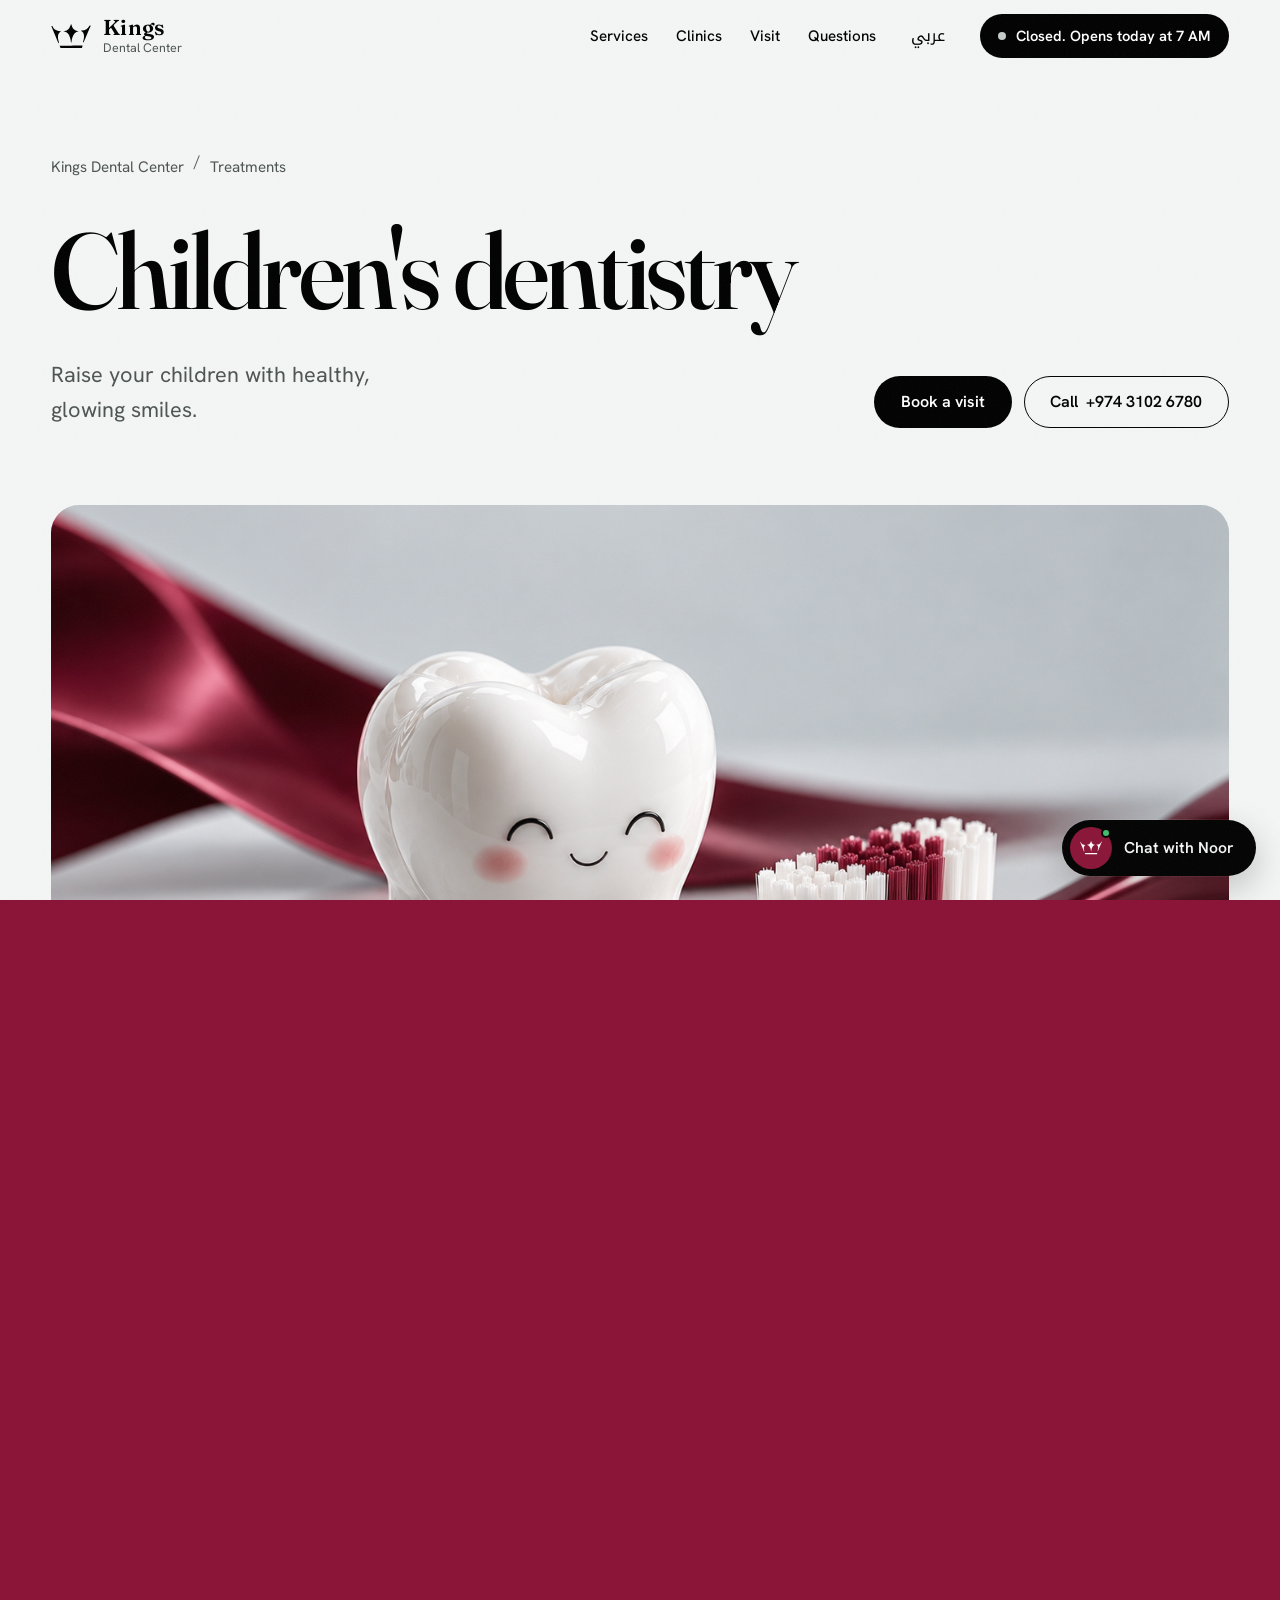
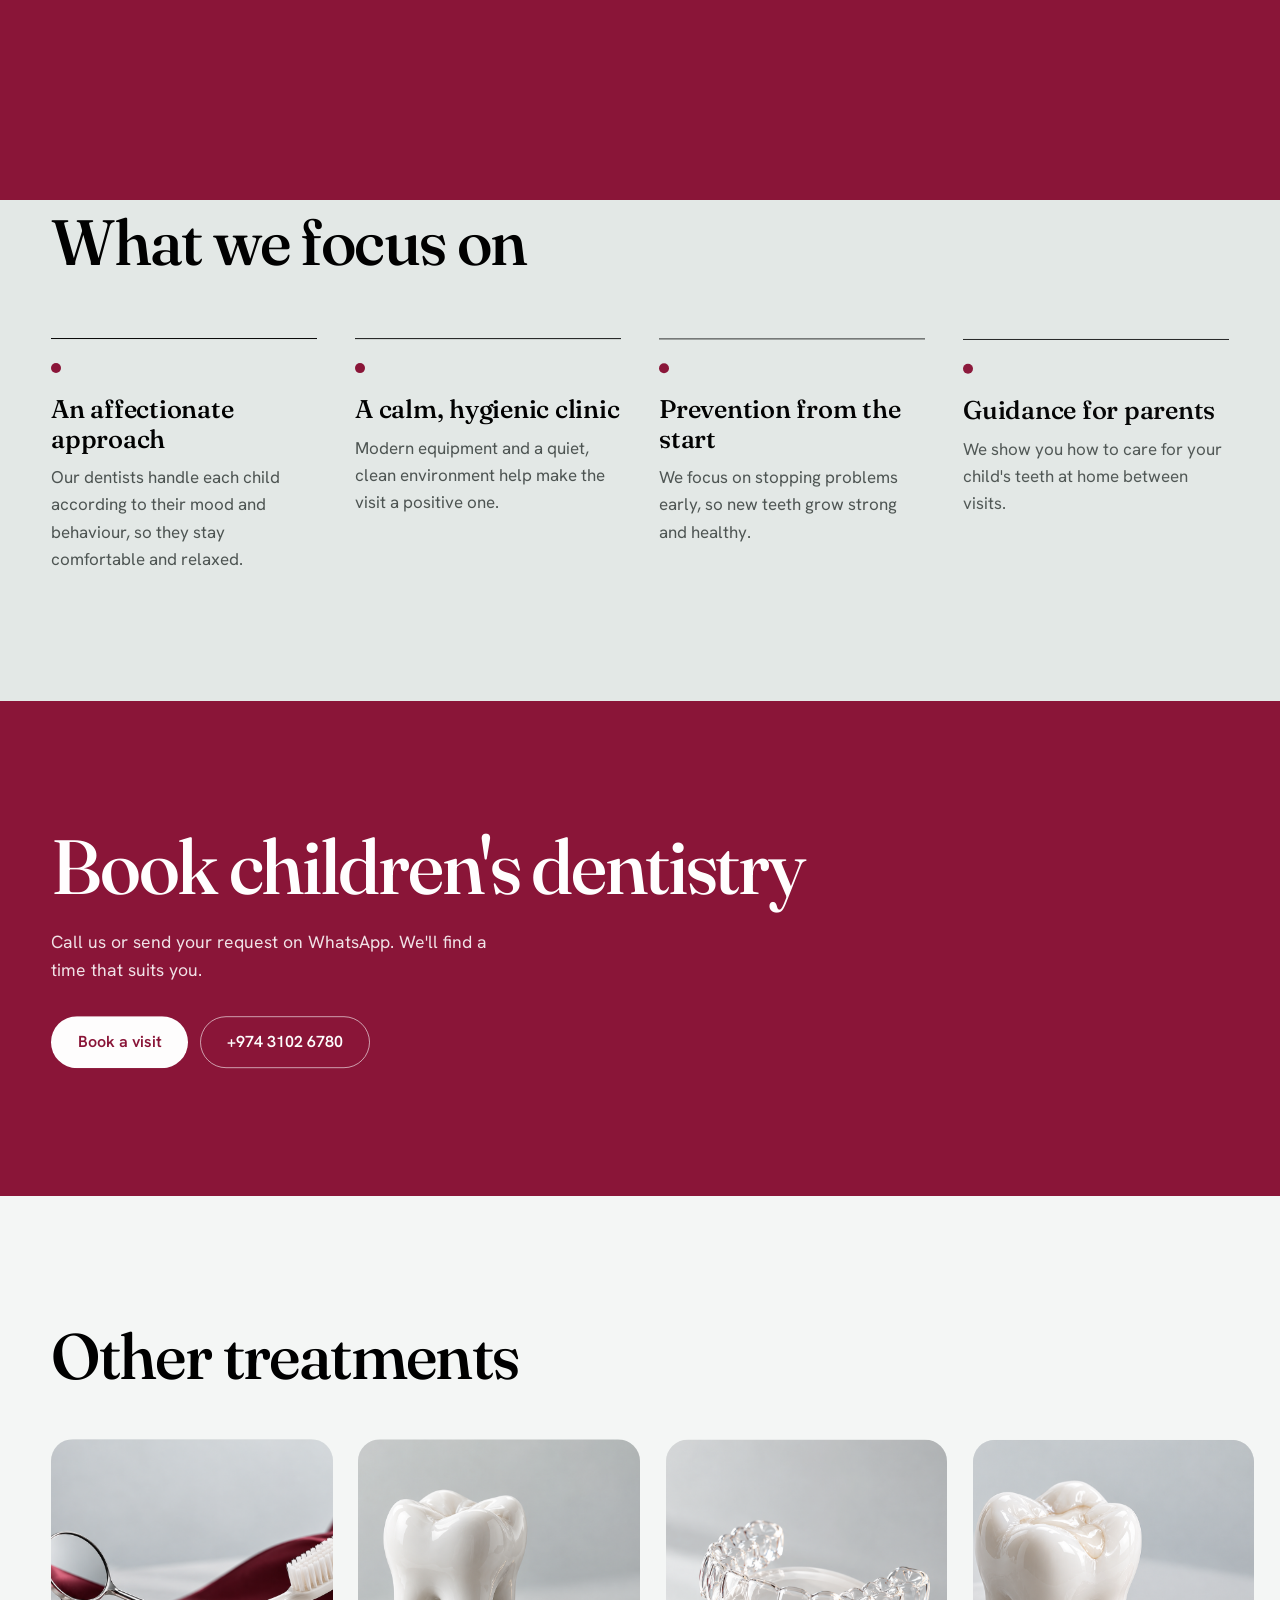
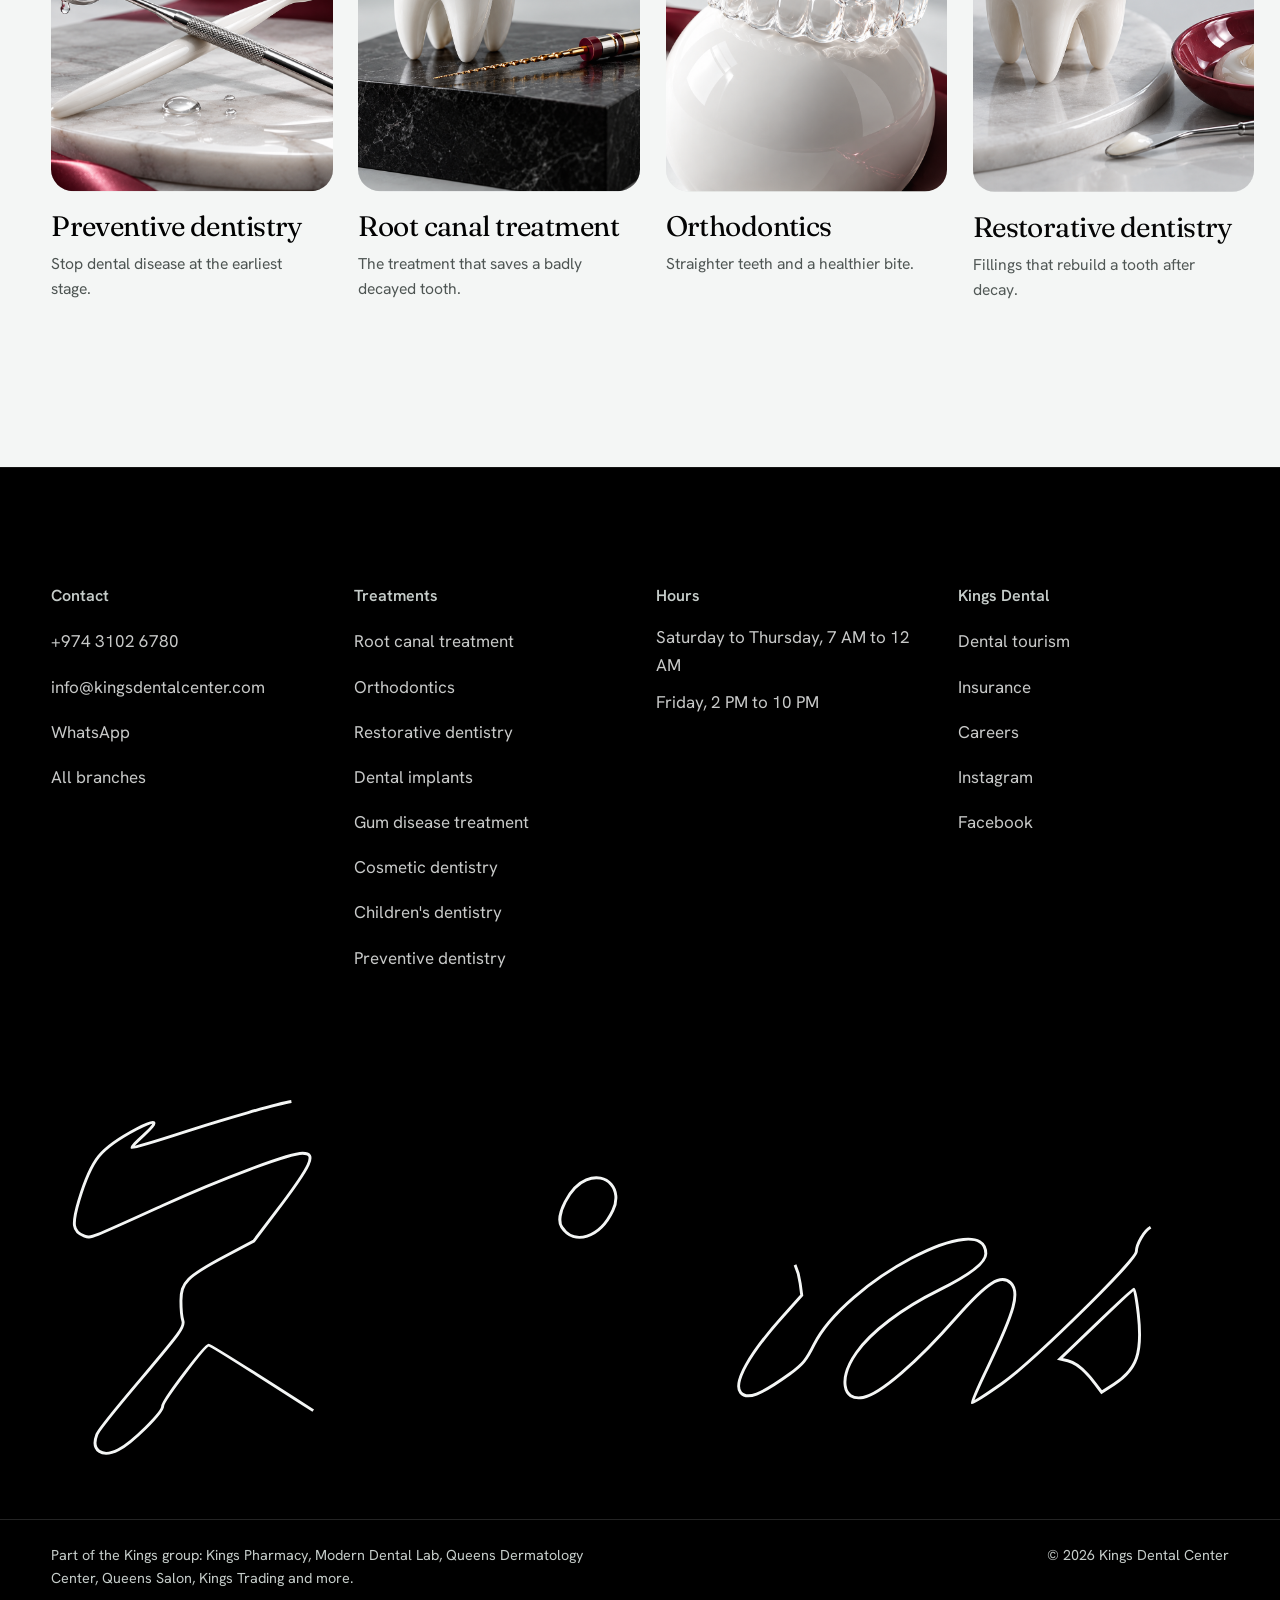
<file: site/treatments/children.html>
<!doctype html>
<html lang="en" dir="ltr">
<head>
<meta charset="utf-8">
<meta name="viewport" content="width=device-width, initial-scale=1, viewport-fit=cover">
<title>Children&#x27;s dentistry in Qatar | Kings Dental Center</title>
<meta name="description" content="Children&#x27;s dentistry at Kings Dental Center in Qatar: gentle diagnosis and treatment for kids and teens in a calm, hygienic clinic.">
<link rel="canonical" href="https://kingsdentalcenter.com/treatments/children">
<meta name="theme-color" content="#F4F6F5">
<meta property="og:title" content="Children&#x27;s dentistry in Qatar | Kings Dental Center">
<meta property="og:description" content="Children&#x27;s dentistry at Kings Dental Center in Qatar: gentle diagnosis and treatment for kids and teens in a calm, hygienic clinic.">
<meta property="og:image" content="https://kingsdentalcenter.com/assets/img/og.jpg">
<meta property="og:type" content="website">
<link rel="icon" href="../assets/logo/crown.svg?v=83c3bf92" type="image/svg+xml">
<link rel="preload" href="../fonts/fraunces-latin-opsz-normal.woff2" as="font" type="font/woff2" crossorigin>
<link rel="preload" href="../fonts/hanken-grotesk-latin-wght-normal.woff2" as="font" type="font/woff2" crossorigin>
<link rel="stylesheet" href="../css/fonts.css?v=f7cd680e">
<link rel="stylesheet" href="../css/style.css?v=64745b31">
<script type="application/ld+json">
[
 {
  "@context": "https://schema.org",
  "@type": "MedicalWebPage",
  "name": "Children's dentistry",
  "description": "Children's dentistry at Kings Dental Center in Qatar: gentle diagnosis and treatment for kids and teens in a calm, hygienic clinic.",
  "url": "https://kingsdentalcenter.com/treatments/children",
  "about": {
   "@type": "MedicalProcedure",
   "name": "Children's dentistry"
  },
  "publisher": {
   "@type": "Dentist",
   "name": "Kings Dental Center",
   "telephone": "+974 3102 6780"
  }
 },
 {
  "@context": "https://schema.org",
  "@type": "BreadcrumbList",
  "itemListElement": [
   {
    "@type": "ListItem",
    "position": 1,
    "name": "Kings Dental Center",
    "item": "https://kingsdentalcenter.com/"
   },
   {
    "@type": "ListItem",
    "position": 2,
    "name": "Children's dentistry",
    "item": "https://kingsdentalcenter.com/treatments/children"
   }
  ]
 }
]
</script>
<script>document.documentElement.classList.add('js');try{if(localStorage.getItem('kdc-lang')==='ar'){document.documentElement.lang='ar';document.documentElement.dir='rtl'}}catch(e){}</script>
</head>
<body data-page="treatment" data-slug="children" data-root="../">
<a class="skip" href="#main" data-i18n="skip">Skip to content</a>

<header class="bar">
  <div class="bar__in wrap">
    <a class="brand" href="../index.html" aria-label="Kings Dental Center, home">
      <svg class="brand__crown" viewBox="100 228 815 492" aria-hidden="true"><path d="M 506.200 232.200 C 505.540 232.860, 505 233.992, 505 234.715 C 505 241.959, 488.695 282.016, 478.853 298.952 C 466.573 320.082, 448.019 341.889, 437.949 347.026 C 435.912 348.065, 433.997 349.567, 433.691 350.363 C 432.805 352.672, 407.015 364.705, 398.372 366.841 C 394.042 367.912, 385.325 369.053, 379 369.377 C 364.981 370.096, 361.927 370.883, 360.027 374.265 C 358.055 377.773, 358.189 377.844, 370.117 379.567 C 381.223 381.171, 400.668 387.928, 407.479 392.551 C 409.465 393.898, 411.319 395, 411.599 395 C 415.501 395, 437.967 415.408, 448.257 428.299 C 458.174 440.724, 471.249 462.316, 473.509 470 C 473.914 471.375, 474.738 473.115, 475.341 473.866 C 476.448 475.245, 477.511 477.783, 480.421 486 C 481.297 488.475, 482.461 491.281, 483.007 492.236 C 483.553 493.191, 484 494.852, 484 495.927 C 484 497.002, 484.398 498.128, 484.885 498.429 C 485.371 498.729, 486.019 500.219, 486.323 501.738 C 486.627 503.257, 488.254 508.534, 489.938 513.464 C 491.622 518.393, 493 523.591, 493 525.014 C 493 526.436, 493.411 528.028, 493.914 528.550 C 495.699 530.406, 503.995 577.679, 505.575 595 C 506.477 604.886, 507.127 606, 512 606 C 516.925 606, 517.551 604.882, 518.440 594.500 C 519.969 576.650, 527.400 532.595, 530.417 523.500 C 531.147 521.300, 532.449 517.025, 533.312 514 C 537.986 497.604, 538.195 496.985, 543.995 482.500 C 548.230 471.924, 559.629 449.082, 561.960 446.500 C 562.953 445.400, 564.457 443.150, 565.302 441.500 C 566.146 439.850, 568.786 436.170, 571.169 433.323 C 573.551 430.475, 576.850 426.260, 578.500 423.956 C 591.583 405.685, 625.468 383.710, 646.344 379.957 C 655.280 378.351, 657.196 377.398, 656.818 374.750 C 656.329 371.321, 652.386 370.099, 638.378 369.038 C 612.928 367.110, 590.293 357.120, 570.422 339.047 C 549.505 320.023, 530.220 285.499, 518.447 246 C 516.398 239.125, 514.279 232.938, 513.738 232.250 C 512.487 230.659, 507.772 230.628, 506.200 232.200 M 894.081 257.588 C 885.257 259.961, 882.670 262.114, 879.489 269.735 C 856.253 325.396, 799.085 359.780, 725.382 362.423 C 714.281 362.822, 713.047 363.336, 713.015 367.576 C 712.996 370.192, 715.881 372.780, 723.500 376.978 C 755.191 394.443, 770.645 425.582, 772.643 476 C 773.854 506.554, 769.126 537.247, 758.048 570.736 C 753.636 584.073, 752.959 591.005, 755.539 596.440 C 757.084 599.698, 763.629 606.738, 764.362 605.932 C 764.578 605.694, 767.018 600.100, 769.786 593.500 C 777.086 576.089, 793.326 537.448, 813.285 490 C 822.886 467.175, 847.265 409.125, 867.460 361 C 887.655 312.875, 905.263 271.083, 906.589 268.129 C 911.613 256.936, 907.959 253.857, 894.081 257.588 M 108.338 269.999 C 106.236 270.846, 106.464 271.555, 116.634 295.685 C 122.386 309.333, 128.659 324.676, 130.574 329.780 C 132.489 334.884, 135.009 341.184, 136.174 343.780 C 137.339 346.376, 138.718 349.625, 139.239 351 C 139.759 352.375, 140.818 354.774, 141.593 356.331 C 142.367 357.888, 143 359.639, 143 360.222 C 143 361.229, 144.250 364.111, 149.633 375.514 C 150.935 378.272, 152 381.283, 152 382.205 C 152 383.127, 152.415 384.138, 152.921 384.451 C 153.428 384.764, 154.601 387.154, 155.527 389.760 C 157.552 395.459, 158.930 398.904, 160.117 401.236 C 160.603 402.191, 161 403.476, 161 404.091 C 161 404.706, 162.171 407.525, 163.602 410.355 C 165.033 413.185, 167.516 419.100, 169.121 423.500 C 170.725 427.900, 172.456 432.400, 172.966 433.500 C 176.299 440.682, 180.001 449.348, 181.939 454.500 C 183.180 457.800, 184.559 461.400, 185.004 462.500 C 185.450 463.600, 186.482 466.300, 187.300 468.500 C 188.117 470.700, 190.342 475.875, 192.244 480 C 194.147 484.125, 196.730 490.200, 197.985 493.500 C 199.241 496.800, 200.718 500.625, 201.268 502 C 201.818 503.375, 202.607 505.400, 203.022 506.500 C 203.732 508.381, 207.865 518.469, 210.192 524 C 210.770 525.375, 211.856 527.681, 212.604 529.124 C 213.352 530.567, 221.883 551.705, 231.561 576.097 C 241.240 600.490, 249.392 620.825, 249.677 621.286 C 249.962 621.747, 251.167 620.859, 252.355 619.312 C 253.543 617.765, 256.424 614.640, 258.757 612.368 C 263.853 607.405, 264.047 605.412, 260.460 594.925 C 256.431 583.144, 252.382 567.203, 247.398 543.500 C 242.827 521.760, 242.767 521.223, 242.277 498 C 241.938 481.955, 242.154 472.755, 242.959 469 C 243.607 465.975, 244.525 461.250, 244.999 458.500 C 246.214 451.449, 248.591 441.913, 249.983 438.500 C 252.952 431.222, 257.924 421.218, 259.212 419.931 C 260.053 419.090, 261.440 417.051, 262.294 415.399 C 266.447 407.368, 284.023 392.712, 296.500 386.876 C 299.179 385.623, 299.500 384.993, 299.500 380.987 L 299.500 376.500 289.093 375.757 C 245.886 372.670, 219.899 365.049, 189.403 346.521 C 167.021 332.923, 142.049 304.107, 135.629 284.468 C 133.608 278.287, 128.748 272.211, 124.357 270.376 C 120.714 268.854, 111.703 268.642, 108.338 269.999 M 508.548 668.742 C 380.974 668.886, 276.226 669.374, 275.773 669.827 C 274.944 670.656, 276.914 675.605, 284.094 690.729 C 286.242 695.256, 288 699.256, 288 699.618 C 288 701.581, 296.211 717.001, 297.260 717.007 C 297.942 717.011, 394.986 717.014, 512.914 717.014 C 706.647 717.014, 727.495 716.862, 729.068 715.439 C 730.025 714.572, 732.038 709.957, 733.541 705.182 C 735.044 700.407, 736.845 694.700, 737.542 692.500 C 738.820 688.470, 740.448 684.249, 742.197 680.430 C 743.856 676.808, 743.720 668.577, 742 668.525 C 741.175 668.500, 636.122 668.598, 508.548 668.742" fill-rule="evenodd"/></svg>
      <span class="brand__words"><span class="brand__name">Kings</span> <span class="brand__sub" data-i18n="brandSub">Dental Center</span></span>
    </a>
    <nav class="nav" aria-label="Main">
      <a href="../index.html#services" data-i18n="navServices">Services</a>
      <a href="../index.html#clinics" data-i18n="navClinics">Clinics</a>
      <a href="../index.html#visit" data-i18n="navVisit">Visit</a>
      <a href="../index.html#faq" data-i18n="navFaq">Questions</a>
    </nav>
    <button class="lang" type="button" data-lang-toggle lang="ar">عربي</button>
    <button class="burger" type="button" aria-expanded="false" aria-controls="menu" data-menu-btn><span class="burger__l"></span><span class="burger__l"></span><span class="visually-hidden" data-i18n="menu">Menu</span></button>
    <a class="status status--bar" href="tel:+97431026780" data-status>
      <span class="status__dot"></span>
      <span class="status__text" data-status-text>Call +974 3102 6780</span>
    </a>
  </div>
</header>

<!-- Full-screen menu -->
<div class="menu" id="menu" hidden data-menu>
  <div class="menu__in wrap">
    <nav class="menu__main" aria-label="Menu">
      <a href="../index.html#services" data-i18n="navServices">Services</a>
      <a href="../index.html#clinics" data-i18n="navClinics">Clinics</a>
      <a href="../index.html#visit" data-i18n="navVisit">Visit</a>
      <a href="../index.html#faq" data-i18n="navFaq">Questions</a>
      <a href="../index.html#book" data-i18n="ctaBook">Book a visit</a>
    </nav>
    <div class="menu__side">
      <p class="menu__h" data-i18n="footTreat">Treatments</p>
      <div class="menu__treat"><a href="../treatments/root-canal.html" data-tname="root-canal">Root canal treatment</a>
      <a href="../treatments/orthodontics.html" data-tname="orthodontics">Orthodontics</a>
      <a href="../treatments/restorative.html" data-tname="restorative">Restorative dentistry</a>
      <a href="../treatments/implants.html" data-tname="implants">Dental implants</a>
      <a href="../treatments/gums.html" data-tname="gums">Gum disease treatment</a>
      <a href="../treatments/cosmetic.html" data-tname="cosmetic">Cosmetic dentistry</a>
      <a href="../treatments/children.html" data-tname="children">Children&#x27;s dentistry</a>
      <a href="../treatments/preventive.html" data-tname="preventive">Preventive dentistry</a></div>
      <div class="menu__contact">
        <a class="btn btn--light" href="tel:+97431026780" dir="ltr">+974 3102 6780</a>
        <a class="btn btn--line-light" href="http://wa.me/97431026780" target="_blank" rel="noopener">WhatsApp</a>
      </div>
    </div>
  </div>
</div>

<!-- Page transition curtain -->
<div class="curtain" aria-hidden="true"><svg class="curtain__crown" viewBox="100 228 815 492"><path d="M 506.200 232.200 C 505.540 232.860, 505 233.992, 505 234.715 C 505 241.959, 488.695 282.016, 478.853 298.952 C 466.573 320.082, 448.019 341.889, 437.949 347.026 C 435.912 348.065, 433.997 349.567, 433.691 350.363 C 432.805 352.672, 407.015 364.705, 398.372 366.841 C 394.042 367.912, 385.325 369.053, 379 369.377 C 364.981 370.096, 361.927 370.883, 360.027 374.265 C 358.055 377.773, 358.189 377.844, 370.117 379.567 C 381.223 381.171, 400.668 387.928, 407.479 392.551 C 409.465 393.898, 411.319 395, 411.599 395 C 415.501 395, 437.967 415.408, 448.257 428.299 C 458.174 440.724, 471.249 462.316, 473.509 470 C 473.914 471.375, 474.738 473.115, 475.341 473.866 C 476.448 475.245, 477.511 477.783, 480.421 486 C 481.297 488.475, 482.461 491.281, 483.007 492.236 C 483.553 493.191, 484 494.852, 484 495.927 C 484 497.002, 484.398 498.128, 484.885 498.429 C 485.371 498.729, 486.019 500.219, 486.323 501.738 C 486.627 503.257, 488.254 508.534, 489.938 513.464 C 491.622 518.393, 493 523.591, 493 525.014 C 493 526.436, 493.411 528.028, 493.914 528.550 C 495.699 530.406, 503.995 577.679, 505.575 595 C 506.477 604.886, 507.127 606, 512 606 C 516.925 606, 517.551 604.882, 518.440 594.500 C 519.969 576.650, 527.400 532.595, 530.417 523.500 C 531.147 521.300, 532.449 517.025, 533.312 514 C 537.986 497.604, 538.195 496.985, 543.995 482.500 C 548.230 471.924, 559.629 449.082, 561.960 446.500 C 562.953 445.400, 564.457 443.150, 565.302 441.500 C 566.146 439.850, 568.786 436.170, 571.169 433.323 C 573.551 430.475, 576.850 426.260, 578.500 423.956 C 591.583 405.685, 625.468 383.710, 646.344 379.957 C 655.280 378.351, 657.196 377.398, 656.818 374.750 C 656.329 371.321, 652.386 370.099, 638.378 369.038 C 612.928 367.110, 590.293 357.120, 570.422 339.047 C 549.505 320.023, 530.220 285.499, 518.447 246 C 516.398 239.125, 514.279 232.938, 513.738 232.250 C 512.487 230.659, 507.772 230.628, 506.200 232.200 M 894.081 257.588 C 885.257 259.961, 882.670 262.114, 879.489 269.735 C 856.253 325.396, 799.085 359.780, 725.382 362.423 C 714.281 362.822, 713.047 363.336, 713.015 367.576 C 712.996 370.192, 715.881 372.780, 723.500 376.978 C 755.191 394.443, 770.645 425.582, 772.643 476 C 773.854 506.554, 769.126 537.247, 758.048 570.736 C 753.636 584.073, 752.959 591.005, 755.539 596.440 C 757.084 599.698, 763.629 606.738, 764.362 605.932 C 764.578 605.694, 767.018 600.100, 769.786 593.500 C 777.086 576.089, 793.326 537.448, 813.285 490 C 822.886 467.175, 847.265 409.125, 867.460 361 C 887.655 312.875, 905.263 271.083, 906.589 268.129 C 911.613 256.936, 907.959 253.857, 894.081 257.588 M 108.338 269.999 C 106.236 270.846, 106.464 271.555, 116.634 295.685 C 122.386 309.333, 128.659 324.676, 130.574 329.780 C 132.489 334.884, 135.009 341.184, 136.174 343.780 C 137.339 346.376, 138.718 349.625, 139.239 351 C 139.759 352.375, 140.818 354.774, 141.593 356.331 C 142.367 357.888, 143 359.639, 143 360.222 C 143 361.229, 144.250 364.111, 149.633 375.514 C 150.935 378.272, 152 381.283, 152 382.205 C 152 383.127, 152.415 384.138, 152.921 384.451 C 153.428 384.764, 154.601 387.154, 155.527 389.760 C 157.552 395.459, 158.930 398.904, 160.117 401.236 C 160.603 402.191, 161 403.476, 161 404.091 C 161 404.706, 162.171 407.525, 163.602 410.355 C 165.033 413.185, 167.516 419.100, 169.121 423.500 C 170.725 427.900, 172.456 432.400, 172.966 433.500 C 176.299 440.682, 180.001 449.348, 181.939 454.500 C 183.180 457.800, 184.559 461.400, 185.004 462.500 C 185.450 463.600, 186.482 466.300, 187.300 468.500 C 188.117 470.700, 190.342 475.875, 192.244 480 C 194.147 484.125, 196.730 490.200, 197.985 493.500 C 199.241 496.800, 200.718 500.625, 201.268 502 C 201.818 503.375, 202.607 505.400, 203.022 506.500 C 203.732 508.381, 207.865 518.469, 210.192 524 C 210.770 525.375, 211.856 527.681, 212.604 529.124 C 213.352 530.567, 221.883 551.705, 231.561 576.097 C 241.240 600.490, 249.392 620.825, 249.677 621.286 C 249.962 621.747, 251.167 620.859, 252.355 619.312 C 253.543 617.765, 256.424 614.640, 258.757 612.368 C 263.853 607.405, 264.047 605.412, 260.460 594.925 C 256.431 583.144, 252.382 567.203, 247.398 543.500 C 242.827 521.760, 242.767 521.223, 242.277 498 C 241.938 481.955, 242.154 472.755, 242.959 469 C 243.607 465.975, 244.525 461.250, 244.999 458.500 C 246.214 451.449, 248.591 441.913, 249.983 438.500 C 252.952 431.222, 257.924 421.218, 259.212 419.931 C 260.053 419.090, 261.440 417.051, 262.294 415.399 C 266.447 407.368, 284.023 392.712, 296.500 386.876 C 299.179 385.623, 299.500 384.993, 299.500 380.987 L 299.500 376.500 289.093 375.757 C 245.886 372.670, 219.899 365.049, 189.403 346.521 C 167.021 332.923, 142.049 304.107, 135.629 284.468 C 133.608 278.287, 128.748 272.211, 124.357 270.376 C 120.714 268.854, 111.703 268.642, 108.338 269.999 M 508.548 668.742 C 380.974 668.886, 276.226 669.374, 275.773 669.827 C 274.944 670.656, 276.914 675.605, 284.094 690.729 C 286.242 695.256, 288 699.256, 288 699.618 C 288 701.581, 296.211 717.001, 297.260 717.007 C 297.942 717.011, 394.986 717.014, 512.914 717.014 C 706.647 717.014, 727.495 716.862, 729.068 715.439 C 730.025 714.572, 732.038 709.957, 733.541 705.182 C 735.044 700.407, 736.845 694.700, 737.542 692.500 C 738.820 688.470, 740.448 684.249, 742.197 680.430 C 743.856 676.808, 743.720 668.577, 742 668.525 C 741.175 668.500, 636.122 668.598, 508.548 668.742" fill-rule="evenodd"/></svg></div>

<main id="main">

<section class="th">
  <div class="wrap th__in">
    <nav class="crumb" aria-label="Breadcrumb">
      <a href="../index.html" data-i18n="backHome">Kings Dental Center</a>
      <span aria-hidden="true">/</span>
      <a href="../index.html#services" data-i18n="treatCrumb">Treatments</a>
    </nav>
    <h1 class="th__title" data-tf="name">Children&#x27;s dentistry</h1>
    <div class="th__row">
      <p class="th__lead" data-tf="lead">Raise your children with healthy, glowing smiles.</p>
      <div class="th__actions">
        <a class="btn btn--ink" href="../index.html?service=children#book" data-i18n="ctaBook">Book a visit</a>
        <a class="btn btn--line" href="tel:+97431026780"><span data-i18n="ctaCall">Call</span> <span class="num" dir="ltr">+974 3102 6780</span></a>
      </div>
    </div>
  </div>
  <figure class="th__media wrap">
    <div class="th__frame"><img src="../assets/img/services/children.png?v=4a0a98f2" alt="Children&#x27;s dentistry at Kings Dental Center" width="1448" height="1086" fetchpriority="high"></div>
  </figure>
</section>

<section class="tbody">
  <div class="wrap tbody__grid">
    <p class="tbody__intro" data-tf="intro">Pediatric dentistry is the branch of dentistry that diagnoses and treats dental problems in children and teens. It is vital to look after your child&#x27;s oral health from the beginning: when a tooth problem is neglected, children find it hard to eat and drink and can miss out on nutrients.</p>
    <div class="tbody__at">
      <h2 class="tbody__h" data-i18n="atKings">At Kings Dental Center</h2>
      <p data-tf="at">Kings Dental Center specialises in dental care for kids and teens. Alongside their dental expertise, our pediatric dentists take an affectionate approach and adapt to each child&#x27;s mood and behaviour, which helps them feel relaxed and makes treatment go smoothly. Our modern equipment and calm, hygienic clinics create a positive experience, with the main focus on preventing disease from an early age.</p>
    </div>
  </div>
</section>

<section class="tsteps" aria-labelledby="tsteps-title">
  <div class="wrap">
    <h2 id="tsteps-title" class="sec-title" data-tf="stepsTitle">What we focus on</h2>
    <ul class="tsteps__list"><li class="tstep"><span class="tstep__dot" aria-hidden="true"></span><h3 class="tstep__t" data-tf="steps.0.0">An affectionate approach</h3><p class="tstep__d" data-tf="steps.0.1">Our dentists handle each child according to their mood and behaviour, so they stay comfortable and relaxed.</p></li><li class="tstep"><span class="tstep__dot" aria-hidden="true"></span><h3 class="tstep__t" data-tf="steps.1.0">A calm, hygienic clinic</h3><p class="tstep__d" data-tf="steps.1.1">Modern equipment and a quiet, clean environment help make the visit a positive one.</p></li><li class="tstep"><span class="tstep__dot" aria-hidden="true"></span><h3 class="tstep__t" data-tf="steps.2.0">Prevention from the start</h3><p class="tstep__d" data-tf="steps.2.1">We focus on stopping problems early, so new teeth grow strong and healthy.</p></li><li class="tstep"><span class="tstep__dot" aria-hidden="true"></span><h3 class="tstep__t" data-tf="steps.3.0">Guidance for parents</h3><p class="tstep__d" data-tf="steps.3.1">We show you how to care for your child&#x27;s teeth at home between visits.</p></li></ul>
  </div>
</section>

<section class="tcta" aria-labelledby="tcta-title">
  <video class="tcta__bg" data-src="../assets/video/silk-loop.mp4?v=25ef8412" muted loop playsinline preload="none" aria-hidden="true"></video>
  <div class="wrap tcta__in">
    <h2 id="tcta-title" class="tcta__title" data-book-name>Book children&#x27;s dentistry</h2>
    <p class="tcta__text" data-i18n="treatCtaText">Call us or send your request on WhatsApp. We'll find a time that suits you.</p>
    <div class="tcta__actions">
      <a class="btn btn--light" href="../index.html?service=children#book" data-i18n="ctaBook">Book a visit</a>
      <a class="btn btn--line-light" href="tel:+97431026780" dir="ltr">+974 3102 6780</a>
    </div>
  </div>
</section>

<section class="tmore" aria-labelledby="tmore-title">
  <div class="wrap">
    <h2 id="tmore-title" class="sec-title" data-i18n="otherTreat">Other treatments</h2>
  </div>
  <div class="tmore__viewport">
    <ul class="tmore__track">
      <li><a class="tcard" href="../treatments/preventive.html"><span class="tcard__media"><img src="../assets/img/services/preventive.png?v=8c4e0afb" alt="" width="1448" height="1086" loading="lazy"></span><span class="tcard__name" data-tname="preventive">Preventive dentistry</span><span class="tcard__lead" data-tlead="preventive">Stop dental disease at the earliest stage.</span></a></li>
      <li><a class="tcard" href="../treatments/root-canal.html"><span class="tcard__media"><img src="../assets/img/services/root-canal.png?v=4f96a5e6" alt="" width="1448" height="1086" loading="lazy"></span><span class="tcard__name" data-tname="root-canal">Root canal treatment</span><span class="tcard__lead" data-tlead="root-canal">The treatment that saves a badly decayed tooth.</span></a></li>
      <li><a class="tcard" href="../treatments/orthodontics.html"><span class="tcard__media"><img src="../assets/img/services/orthodontics.png?v=edfaeb09" alt="" width="1448" height="1086" loading="lazy"></span><span class="tcard__name" data-tname="orthodontics">Orthodontics</span><span class="tcard__lead" data-tlead="orthodontics">Straighter teeth and a healthier bite.</span></a></li>
      <li><a class="tcard" href="../treatments/restorative.html"><span class="tcard__media"><img src="../assets/img/services/restorative.png?v=65b23a31" alt="" width="1448" height="1086" loading="lazy"></span><span class="tcard__name" data-tname="restorative">Restorative dentistry</span><span class="tcard__lead" data-tlead="restorative">Fillings that rebuild a tooth after decay.</span></a></li>
      <li><a class="tcard" href="../treatments/implants.html"><span class="tcard__media"><img src="../assets/img/services/implants.png?v=60717208" alt="" width="1448" height="1086" loading="lazy"></span><span class="tcard__name" data-tname="implants">Dental implants</span><span class="tcard__lead" data-tlead="implants">A fixed replacement for a missing tooth.</span></a></li>
      <li><a class="tcard" href="../treatments/gums.html"><span class="tcard__media"><img src="../assets/img/services/gums.png?v=1c68962f" alt="" width="1448" height="1086" loading="lazy"></span><span class="tcard__name" data-tname="gums">Gum disease treatment</span><span class="tcard__lead" data-tlead="gums">Periodontal care for gums and the bone beneath.</span></a></li>
      <li><a class="tcard" href="../treatments/cosmetic.html"><span class="tcard__media"><img src="../assets/img/services/cosmetic.png?v=7ab4de9b" alt="" width="1448" height="1086" loading="lazy"></span><span class="tcard__name" data-tname="cosmetic">Cosmetic dentistry</span><span class="tcard__lead" data-tlead="cosmetic">Tell us the smile you want. We&#x27;ll plan it.</span></a></li>
    </ul>
  </div>
</section>

</main>
<footer class="foot">
  <div class="wrap foot__grid">
    <div class="foot__col">
      <h3 class="foot__h" data-i18n="footContact">Contact</h3>
      <a href="tel:+97431026780" dir="ltr">+974 3102 6780</a>
      <a href="mailto:info@kingsdentalcenter.com" dir="ltr">info@kingsdentalcenter.com</a>
      <a href="http://wa.me/97431026780" target="_blank" rel="noopener">WhatsApp</a>
      <a href="../index.html#clinics" data-i18n="allBranches">All branches</a>
    </div>
    <div class="foot__col">
      <h3 class="foot__h" data-i18n="footTreat">Treatments</h3>
      <a href="../treatments/root-canal.html" data-tname="root-canal">Root canal treatment</a>
      <a href="../treatments/orthodontics.html" data-tname="orthodontics">Orthodontics</a>
      <a href="../treatments/restorative.html" data-tname="restorative">Restorative dentistry</a>
      <a href="../treatments/implants.html" data-tname="implants">Dental implants</a>
      <a href="../treatments/gums.html" data-tname="gums">Gum disease treatment</a>
      <a href="../treatments/cosmetic.html" data-tname="cosmetic">Cosmetic dentistry</a>
      <a href="../treatments/children.html" data-tname="children">Children&#x27;s dentistry</a>
      <a href="../treatments/preventive.html" data-tname="preventive">Preventive dentistry</a>
    </div>
    <div class="foot__col">
      <h3 class="foot__h" data-i18n="footHours">Hours</h3>
      <span data-i18n="footHours1">Saturday to Thursday, 7 AM to 12 AM</span>
      <span data-i18n="footHours2">Friday, 2 PM to 10 PM</span>
    </div>
    <div class="foot__col">
      <h3 class="foot__h" data-i18n="footMore">Kings Dental</h3>
      <a href="../index.html#faq" data-i18n="footTourism">Dental tourism</a>
      <a href="../index.html#insurance" data-i18n="navInsurance">Insurance</a>
      <a href="mailto:info@kingsdentalcenter.com?subject=Careers" data-i18n="footCareers">Careers</a>
      <a href="https://www.instagram.com/kingsdentalcenter/" target="_blank" rel="noopener">Instagram</a>
      <a href="https://www.facebook.com/kingsdentalqatar/" target="_blank" rel="noopener">Facebook</a>
    </div>
  </div>
  <div class="foot__mark wrap" aria-hidden="true">
    <svg class="foot__script" viewBox="265 755 485 165"><path d="M 364 24.694 C 357.770 25.745, 337.778 31.462, 319.152 37.520 C 307.960 41.159, 298.605 43.939, 298.363 43.696 C 298.120 43.454, 300.252 41.160, 303.100 38.600 C 309.754 32.617, 308.624 31.597, 300.234 36.013 C 285.210 43.922, 281.589 48.407, 276.499 65.417 C 273.515 75.392, 273.923 78.260, 278.580 80.030 C 281.358 81.087, 280.392 81.460, 311 67.502 C 335.257 56.441, 363.237 46, 368.622 46 C 374.522 46, 372.428 50.633, 357.838 69.861 L 348.500 82.168 336.704 88.399 C 321.017 96.685, 318.497 99.231, 318.511 106.768 C 318.517 109.921, 318.884 113.662, 319.327 115.082 C 320.054 117.414, 318.417 119.691, 302.469 138.522 C 292.755 149.993, 284.375 160.514, 283.848 161.901 C 281.382 168.387, 285.969 171.587, 292.764 168.120 C 298.442 165.224, 311 152.817, 311 150.104 C 311 147.943, 328.345 125, 329.978 125 C 330.785 125, 351.147 137.884, 392.988 164.868 C 404.257 172.135, 414.500 178.338, 415.751 178.652 C 420.400 179.819, 422.520 174.164, 420.828 165.110 C 419.202 156.408, 417.999 155.447, 370 124.543 C 356.525 115.868, 344.894 108.199, 344.153 107.502 C 343.037 106.452, 343.670 105.049, 347.854 99.295 L 352.902 92.355 368.701 84.994 C 377.391 80.945, 390.125 74.962, 397 71.698 C 426.723 57.586, 427.625 57.206, 430.188 57.696 C 435.153 58.645, 443.290 51.919, 450.025 41.299 C 453.609 35.648, 453.867 33, 450.834 33 C 449.642 33, 430.492 42.050, 408.278 53.111 C 386.063 64.172, 367.653 72.986, 367.365 72.699 C 367.078 72.411, 370.950 66.290, 375.970 59.097 C 387.750 42.218, 387.903 41.763, 384.419 33.999 C 380.164 24.517, 376.080 22.656, 364 24.694 M 485.468 56.950 C 478.702 59.693, 472.376 71.872, 475.355 76.419 C 480.475 84.233, 491.083 80.774, 496.406 69.556 C 500.478 60.975, 493.989 53.496, 485.468 56.950 M 717.881 76.503 C 715.220 77.950, 712 83.419, 712 86.495 C 712 90.019, 669.397 131.834, 656.661 140.811 C 650.149 145.400, 644.633 148.966, 644.401 148.734 C 644.170 148.503, 647.180 141.657, 651.091 133.521 C 661.970 110.887, 664.058 103.201, 660.336 99.479 C 656.325 95.468, 650.612 99.080, 637.740 113.765 C 621.426 132.374, 606.370 145.277, 599.452 146.575 C 590.827 148.193, 589.385 138.589, 596.689 128.162 C 602.744 119.519, 615.303 109.998, 630.693 102.386 C 643.672 95.966, 650 91.055, 650 87.399 C 650 68.185, 592.093 98.822, 579.234 124.841 C 576.074 131.236, 574.576 133.038, 569.191 136.928 C 557.210 145.584, 551.637 147.677, 549.009 144.511 C 545.802 140.646, 552.493 128.629, 566.551 113.007 L 574.193 104.515 573.541 99.601 C 572.803 94.033, 570.597 89.166, 568.436 88.337 C 563.456 86.426, 543.831 100.828, 523.783 121.104 C 507.763 137.307, 505 139.239, 505 134.237 C 505 130.633, 509.710 123.768, 520.368 111.836 C 529.410 101.712, 530.484 99.153, 526.777 96.557 C 521.202 92.651, 513.195 95.902, 505.078 105.366 C 499.147 112.281, 490.803 124.881, 489.427 129 C 488.094 132.991, 478.717 140.727, 470.500 144.615 C 460.035 149.566, 450 146.084, 450 137.500 C 450 133.424, 451.520 131.279, 462.402 120 C 480.563 101.176, 484.150 89, 471.534 89 C 464.081 89, 456.702 94.109, 447.133 105.893 C 436.912 118.479, 433.619 126.189, 433.731 137.272 C 433.967 160.649, 445.635 172.356, 461.500 165.136 C 466.718 162.761, 479.602 152.347, 483.797 147.113 C 487.962 141.918, 488.586 141.962, 489.345 147.503 C 490.498 155.915, 495.998 163.636, 499.865 162.273 C 502.662 161.286, 504.965 158.883, 514.983 146.500 C 526.780 131.918, 543.531 116, 547.080 116 C 547.509 116, 545 120.670, 541.506 126.377 C 530.853 143.777, 528.687 148.669, 528.587 155.544 C 528.479 163.060, 530.512 166.630, 535.427 167.552 C 542.165 168.816, 549.215 164.592, 567 148.637 C 575.807 140.735, 577 139.999, 577 142.462 C 577 146.025, 581.509 155.451, 584.938 159.055 C 592.942 167.470, 604.262 162.823, 627.321 141.658 C 639.602 130.385, 639.520 129.873, 628.881 151.431 C 622.754 163.847, 622.202 164.600, 615 170.369 C 595.441 186.036, 581.443 203.192, 578.882 214.636 C 574.300 235.109, 600.412 216.555, 622.431 183.689 L 632.354 168.879 650.695 154.439 C 660.783 146.498, 669.253 140, 669.518 140 C 669.783 140, 670.010 141.238, 670.022 142.750 C 670.078 149.756, 678.036 159.917, 686.634 163.958 C 699.254 169.890, 711.007 166.345, 731.500 150.423 C 743.242 141.300, 746.215 137.920, 745.823 134.138 L 745.500 131.022 737 137.148 C 725.738 145.266, 719.026 148.309, 711.250 148.821 C 703.805 149.312, 703.516 148.488, 709.744 144.536 C 712.314 142.906, 717.470 138.691, 721.202 135.170 C 734.578 122.553, 737.093 111.992, 731.628 91.401 C 730.153 85.846, 729.234 80.553, 729.585 79.638 C 731.183 75.474, 723.542 73.427, 717.881 76.503 M 695.480 116.369 L 680.534 130.739 683.740 131.443 C 687.140 132.190, 690.842 135.292, 695.093 140.955 L 697.687 144.410 702.815 141.119 C 712.225 135.080, 714.607 128.193, 712.801 112.250 C 712.162 106.612, 711.367 102, 711.033 102 C 710.699 102, 703.700 108.466, 695.480 116.369" transform="translate(0 740)" fill-rule="evenodd"/></svg>
  </div>
  <div class="wrap foot__base">
    <p data-i18n="family">Part of the Kings group: Kings Pharmacy, Modern Dental Lab, Queens Dermatology Center, Queens Salon, Kings Trading and more.</p>
    <p>&copy; <span data-year></span> Kings Dental Center</p>
  </div>
</footer>

<nav class="dock" aria-label="Quick contact">
  <a class="dock__call" href="tel:+97431026780" aria-label="Call +974 3102 6780">
    <svg class="dock__ico" viewBox="0 0 24 24" aria-hidden="true"><path d="M6.6 3.5h2.6l1.4 4-2 1.5a12 12 0 0 0 6.4 6.4l1.5-2 4 1.4v2.6a1.8 1.8 0 0 1-2 1.8A16.6 16.6 0 0 1 4.8 5.5a1.8 1.8 0 0 1 1.8-2Z" fill="none" stroke="currentColor" stroke-width="1.7" stroke-linejoin="round"/></svg>
    <span data-i18n="dockCall">Call</span><span class="status__dot dock__dot"></span>
  </a>
  <button class="dock__chat" type="button" data-open-chat>
    <svg class="dock__chat-crown" viewBox="100 228 815 492" aria-hidden="true"><path d="M 506.200 232.200 C 505.540 232.860, 505 233.992, 505 234.715 C 505 241.959, 488.695 282.016, 478.853 298.952 C 466.573 320.082, 448.019 341.889, 437.949 347.026 C 435.912 348.065, 433.997 349.567, 433.691 350.363 C 432.805 352.672, 407.015 364.705, 398.372 366.841 C 394.042 367.912, 385.325 369.053, 379 369.377 C 364.981 370.096, 361.927 370.883, 360.027 374.265 C 358.055 377.773, 358.189 377.844, 370.117 379.567 C 381.223 381.171, 400.668 387.928, 407.479 392.551 C 409.465 393.898, 411.319 395, 411.599 395 C 415.501 395, 437.967 415.408, 448.257 428.299 C 458.174 440.724, 471.249 462.316, 473.509 470 C 473.914 471.375, 474.738 473.115, 475.341 473.866 C 476.448 475.245, 477.511 477.783, 480.421 486 C 481.297 488.475, 482.461 491.281, 483.007 492.236 C 483.553 493.191, 484 494.852, 484 495.927 C 484 497.002, 484.398 498.128, 484.885 498.429 C 485.371 498.729, 486.019 500.219, 486.323 501.738 C 486.627 503.257, 488.254 508.534, 489.938 513.464 C 491.622 518.393, 493 523.591, 493 525.014 C 493 526.436, 493.411 528.028, 493.914 528.550 C 495.699 530.406, 503.995 577.679, 505.575 595 C 506.477 604.886, 507.127 606, 512 606 C 516.925 606, 517.551 604.882, 518.440 594.500 C 519.969 576.650, 527.400 532.595, 530.417 523.500 C 531.147 521.300, 532.449 517.025, 533.312 514 C 537.986 497.604, 538.195 496.985, 543.995 482.500 C 548.230 471.924, 559.629 449.082, 561.960 446.500 C 562.953 445.400, 564.457 443.150, 565.302 441.500 C 566.146 439.850, 568.786 436.170, 571.169 433.323 C 573.551 430.475, 576.850 426.260, 578.500 423.956 C 591.583 405.685, 625.468 383.710, 646.344 379.957 C 655.280 378.351, 657.196 377.398, 656.818 374.750 C 656.329 371.321, 652.386 370.099, 638.378 369.038 C 612.928 367.110, 590.293 357.120, 570.422 339.047 C 549.505 320.023, 530.220 285.499, 518.447 246 C 516.398 239.125, 514.279 232.938, 513.738 232.250 C 512.487 230.659, 507.772 230.628, 506.200 232.200 M 894.081 257.588 C 885.257 259.961, 882.670 262.114, 879.489 269.735 C 856.253 325.396, 799.085 359.780, 725.382 362.423 C 714.281 362.822, 713.047 363.336, 713.015 367.576 C 712.996 370.192, 715.881 372.780, 723.500 376.978 C 755.191 394.443, 770.645 425.582, 772.643 476 C 773.854 506.554, 769.126 537.247, 758.048 570.736 C 753.636 584.073, 752.959 591.005, 755.539 596.440 C 757.084 599.698, 763.629 606.738, 764.362 605.932 C 764.578 605.694, 767.018 600.100, 769.786 593.500 C 777.086 576.089, 793.326 537.448, 813.285 490 C 822.886 467.175, 847.265 409.125, 867.460 361 C 887.655 312.875, 905.263 271.083, 906.589 268.129 C 911.613 256.936, 907.959 253.857, 894.081 257.588 M 108.338 269.999 C 106.236 270.846, 106.464 271.555, 116.634 295.685 C 122.386 309.333, 128.659 324.676, 130.574 329.780 C 132.489 334.884, 135.009 341.184, 136.174 343.780 C 137.339 346.376, 138.718 349.625, 139.239 351 C 139.759 352.375, 140.818 354.774, 141.593 356.331 C 142.367 357.888, 143 359.639, 143 360.222 C 143 361.229, 144.250 364.111, 149.633 375.514 C 150.935 378.272, 152 381.283, 152 382.205 C 152 383.127, 152.415 384.138, 152.921 384.451 C 153.428 384.764, 154.601 387.154, 155.527 389.760 C 157.552 395.459, 158.930 398.904, 160.117 401.236 C 160.603 402.191, 161 403.476, 161 404.091 C 161 404.706, 162.171 407.525, 163.602 410.355 C 165.033 413.185, 167.516 419.100, 169.121 423.500 C 170.725 427.900, 172.456 432.400, 172.966 433.500 C 176.299 440.682, 180.001 449.348, 181.939 454.500 C 183.180 457.800, 184.559 461.400, 185.004 462.500 C 185.450 463.600, 186.482 466.300, 187.300 468.500 C 188.117 470.700, 190.342 475.875, 192.244 480 C 194.147 484.125, 196.730 490.200, 197.985 493.500 C 199.241 496.800, 200.718 500.625, 201.268 502 C 201.818 503.375, 202.607 505.400, 203.022 506.500 C 203.732 508.381, 207.865 518.469, 210.192 524 C 210.770 525.375, 211.856 527.681, 212.604 529.124 C 213.352 530.567, 221.883 551.705, 231.561 576.097 C 241.240 600.490, 249.392 620.825, 249.677 621.286 C 249.962 621.747, 251.167 620.859, 252.355 619.312 C 253.543 617.765, 256.424 614.640, 258.757 612.368 C 263.853 607.405, 264.047 605.412, 260.460 594.925 C 256.431 583.144, 252.382 567.203, 247.398 543.500 C 242.827 521.760, 242.767 521.223, 242.277 498 C 241.938 481.955, 242.154 472.755, 242.959 469 C 243.607 465.975, 244.525 461.250, 244.999 458.500 C 246.214 451.449, 248.591 441.913, 249.983 438.500 C 252.952 431.222, 257.924 421.218, 259.212 419.931 C 260.053 419.090, 261.440 417.051, 262.294 415.399 C 266.447 407.368, 284.023 392.712, 296.500 386.876 C 299.179 385.623, 299.500 384.993, 299.500 380.987 L 299.500 376.500 289.093 375.757 C 245.886 372.670, 219.899 365.049, 189.403 346.521 C 167.021 332.923, 142.049 304.107, 135.629 284.468 C 133.608 278.287, 128.748 272.211, 124.357 270.376 C 120.714 268.854, 111.703 268.642, 108.338 269.999 M 508.548 668.742 C 380.974 668.886, 276.226 669.374, 275.773 669.827 C 274.944 670.656, 276.914 675.605, 284.094 690.729 C 286.242 695.256, 288 699.256, 288 699.618 C 288 701.581, 296.211 717.001, 297.260 717.007 C 297.942 717.011, 394.986 717.014, 512.914 717.014 C 706.647 717.014, 727.495 716.862, 729.068 715.439 C 730.025 714.572, 732.038 709.957, 733.541 705.182 C 735.044 700.407, 736.845 694.700, 737.542 692.500 C 738.820 688.470, 740.448 684.249, 742.197 680.430 C 743.856 676.808, 743.720 668.577, 742 668.525 C 741.175 668.500, 636.122 668.598, 508.548 668.742" fill-rule="evenodd"/></svg>
    <span data-i18n="dockChat">Chat</span>
  </button>
  <a class="dock__wa" href="http://wa.me/97431026780" target="_blank" rel="noopener" data-i18n="dockWa">WhatsApp</a>
</nav>

<script src="../js/vendor/gsap.min.js?v=bf3fd8ec"></script>
<script src="../js/vendor/ScrollTrigger.min.js?v=5445d0e9"></script>
<script src="../js/vendor/SplitText.min.js?v=8b363297"></script>
<script src="../js/vendor/lenis.min.js?v=5a44a112"></script>
<script src="../js/content.js?v=1e9f3f9d"></script>
<script src="../js/treatments.js?v=95e75cef"></script>
<script src="../js/main.js?v=e43b8279"></script>
<script src="../js/receptionist.js?v=3fd9c56c"></script>
</body>
</html>
</file>
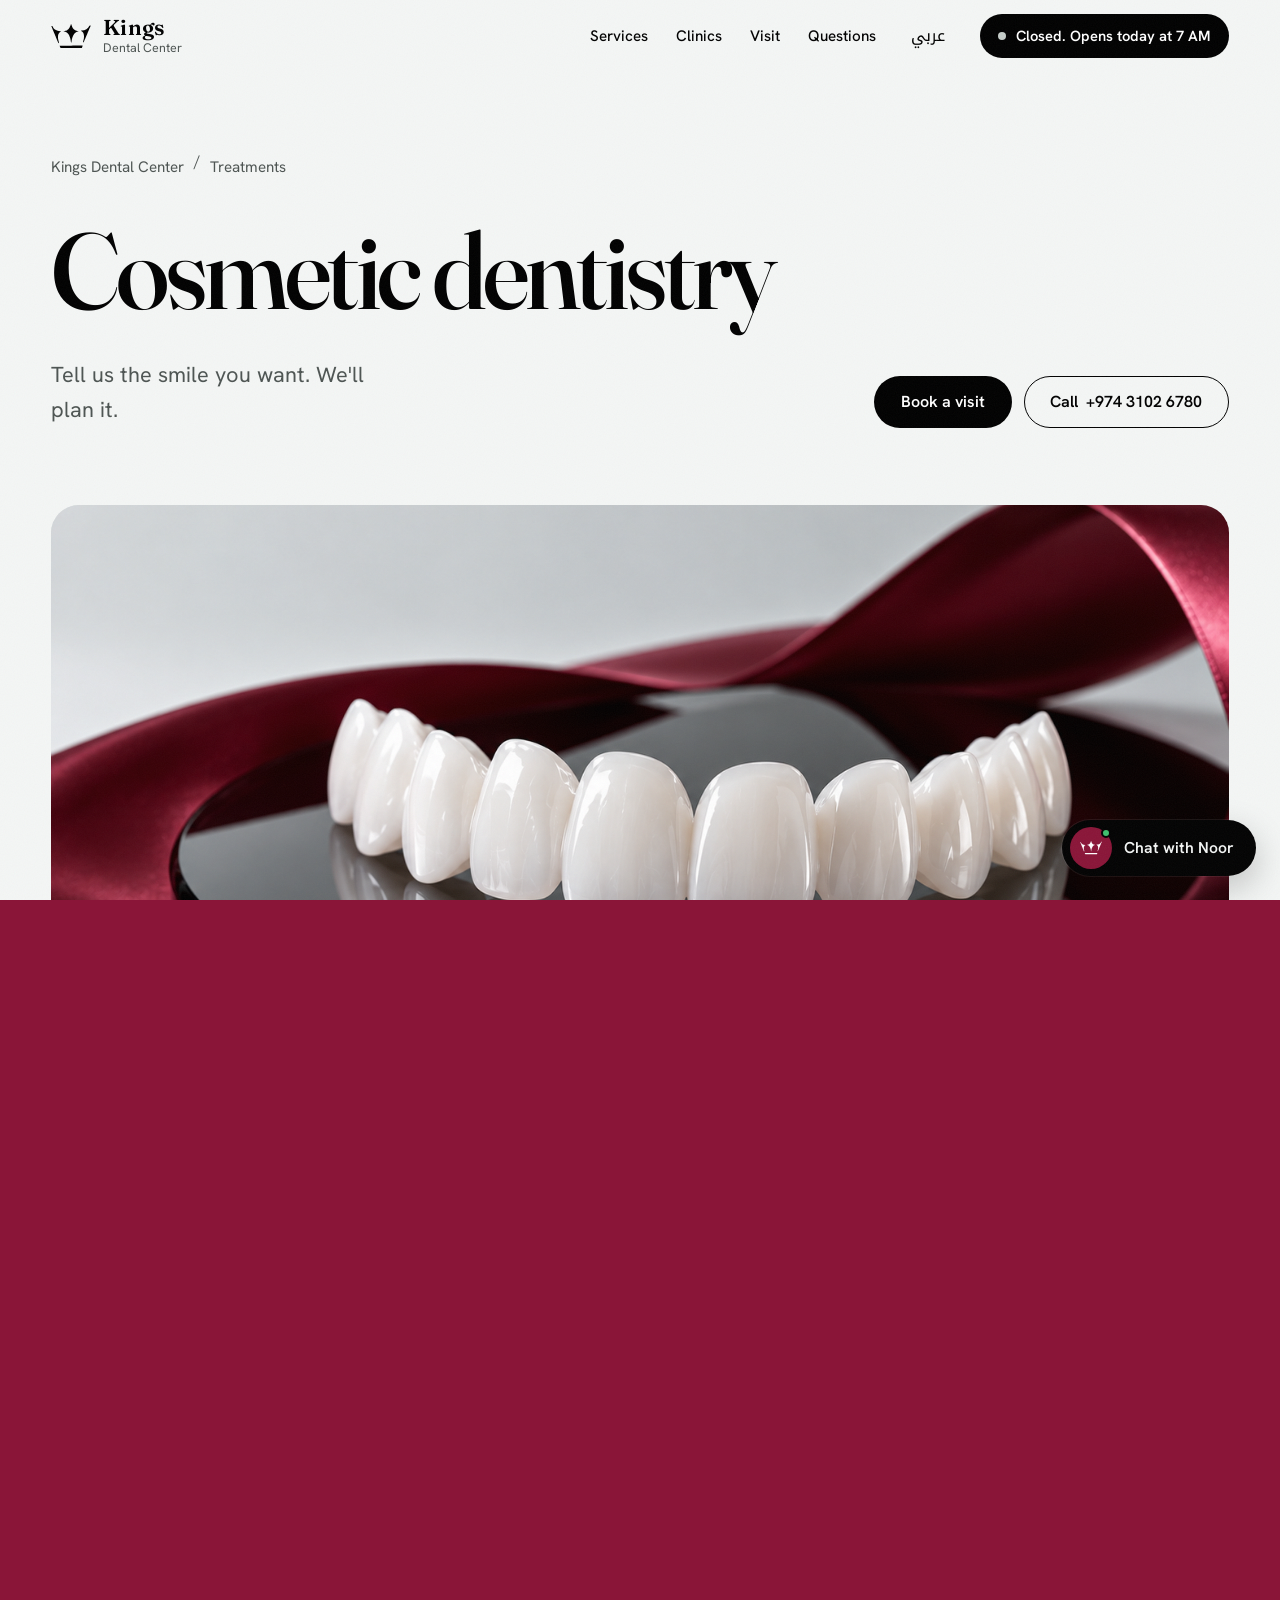
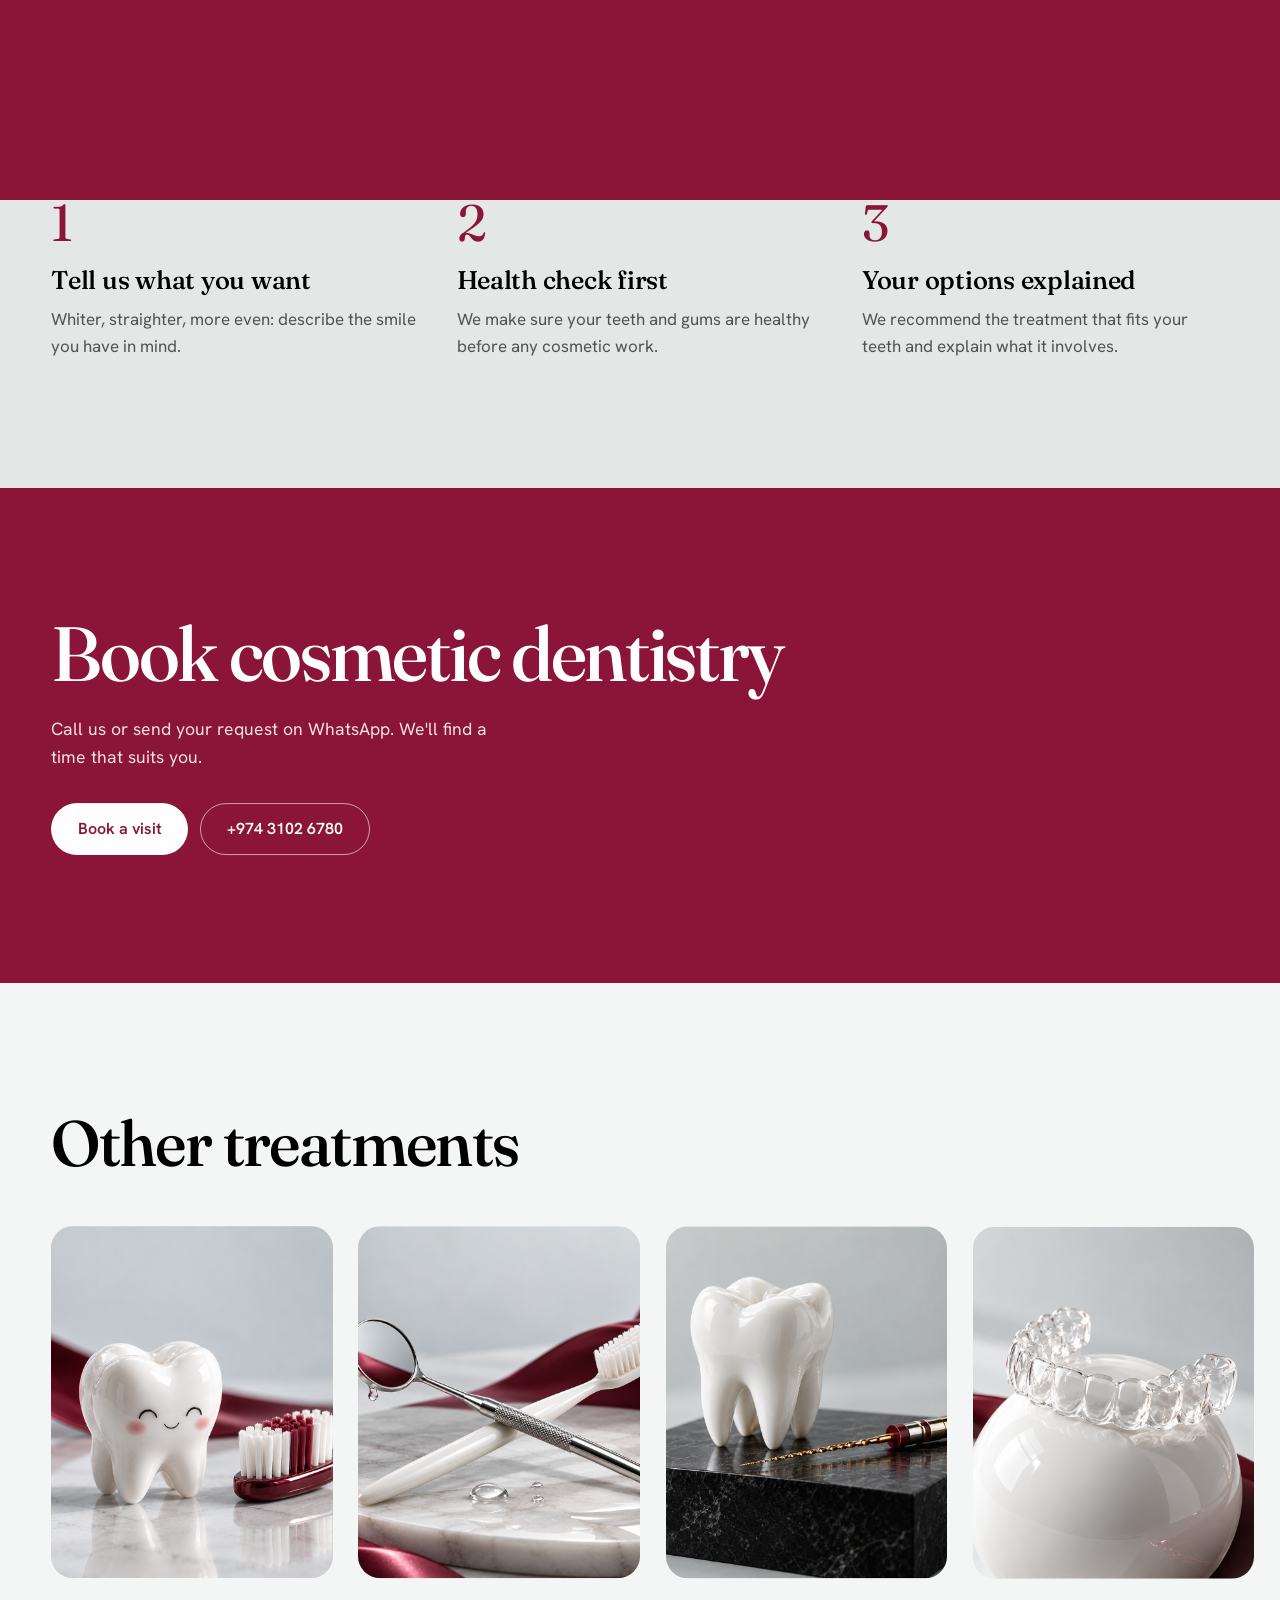
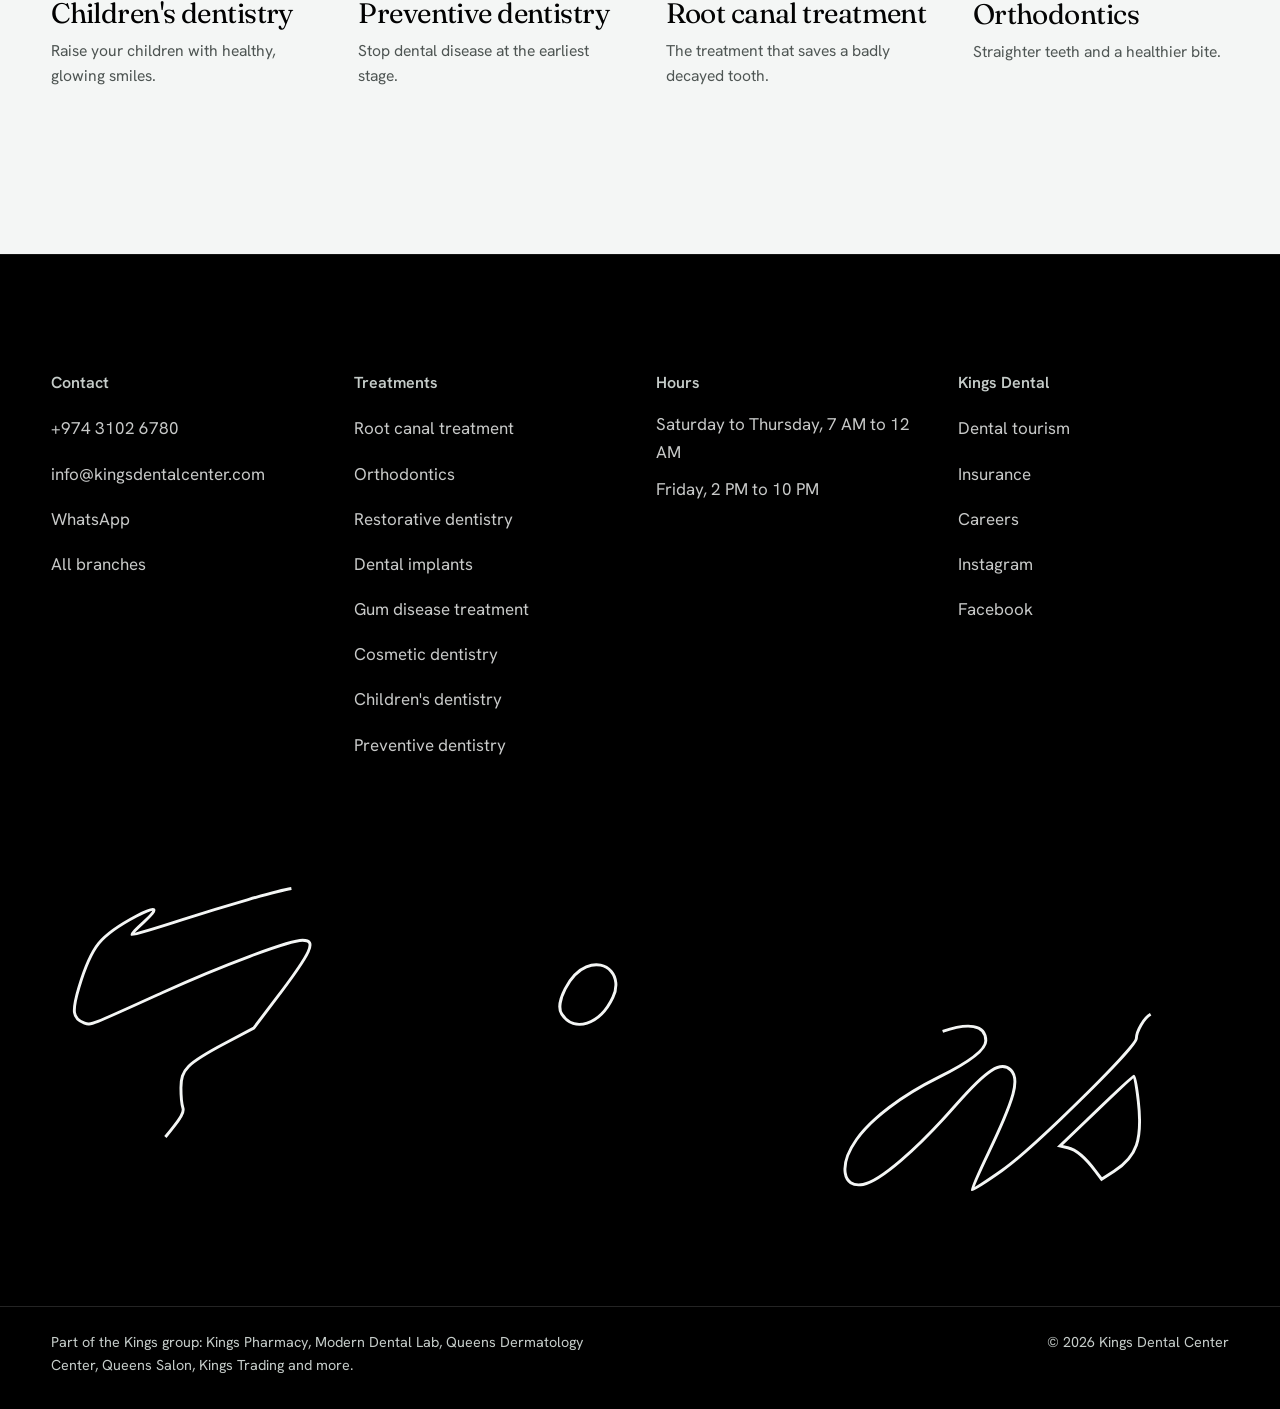
<file: site/treatments/cosmetic.html>
<!doctype html>
<html lang="en" dir="ltr">
<head>
<meta charset="utf-8">
<meta name="viewport" content="width=device-width, initial-scale=1, viewport-fit=cover">
<title>Cosmetic dentistry in Qatar | Kings Dental Center</title>
<meta name="description" content="Cosmetic dentistry at Kings Dental Center in Qatar: tell us how you&#x27;d like your smile to look and we&#x27;ll match the right treatment to it.">
<link rel="canonical" href="https://kingsdentalcenter.com/treatments/cosmetic">
<meta name="theme-color" content="#F4F6F5">
<meta property="og:title" content="Cosmetic dentistry in Qatar | Kings Dental Center">
<meta property="og:description" content="Cosmetic dentistry at Kings Dental Center in Qatar: tell us how you&#x27;d like your smile to look and we&#x27;ll match the right treatment to it.">
<meta property="og:image" content="https://kingsdentalcenter.com/assets/img/og.jpg">
<meta property="og:type" content="website">
<link rel="icon" href="../assets/logo/crown.svg?v=83c3bf92" type="image/svg+xml">
<link rel="preload" href="../fonts/fraunces-latin-opsz-normal.woff2" as="font" type="font/woff2" crossorigin>
<link rel="preload" href="../fonts/hanken-grotesk-latin-wght-normal.woff2" as="font" type="font/woff2" crossorigin>
<link rel="stylesheet" href="../css/fonts.css?v=f7cd680e">
<link rel="stylesheet" href="../css/style.css?v=64745b31">
<script type="application/ld+json">
[
 {
  "@context": "https://schema.org",
  "@type": "MedicalWebPage",
  "name": "Cosmetic dentistry",
  "description": "Cosmetic dentistry at Kings Dental Center in Qatar: tell us how you'd like your smile to look and we'll match the right treatment to it.",
  "url": "https://kingsdentalcenter.com/treatments/cosmetic",
  "about": {
   "@type": "MedicalProcedure",
   "name": "Cosmetic dentistry"
  },
  "publisher": {
   "@type": "Dentist",
   "name": "Kings Dental Center",
   "telephone": "+974 3102 6780"
  }
 },
 {
  "@context": "https://schema.org",
  "@type": "BreadcrumbList",
  "itemListElement": [
   {
    "@type": "ListItem",
    "position": 1,
    "name": "Kings Dental Center",
    "item": "https://kingsdentalcenter.com/"
   },
   {
    "@type": "ListItem",
    "position": 2,
    "name": "Cosmetic dentistry",
    "item": "https://kingsdentalcenter.com/treatments/cosmetic"
   }
  ]
 }
]
</script>
<script>document.documentElement.classList.add('js');try{if(localStorage.getItem('kdc-lang')==='ar'){document.documentElement.lang='ar';document.documentElement.dir='rtl'}}catch(e){}</script>
</head>
<body data-page="treatment" data-slug="cosmetic" data-root="../">
<a class="skip" href="#main" data-i18n="skip">Skip to content</a>

<header class="bar">
  <div class="bar__in wrap">
    <a class="brand" href="../index.html" aria-label="Kings Dental Center, home">
      <svg class="brand__crown" viewBox="100 228 815 492" aria-hidden="true"><path d="M 506.200 232.200 C 505.540 232.860, 505 233.992, 505 234.715 C 505 241.959, 488.695 282.016, 478.853 298.952 C 466.573 320.082, 448.019 341.889, 437.949 347.026 C 435.912 348.065, 433.997 349.567, 433.691 350.363 C 432.805 352.672, 407.015 364.705, 398.372 366.841 C 394.042 367.912, 385.325 369.053, 379 369.377 C 364.981 370.096, 361.927 370.883, 360.027 374.265 C 358.055 377.773, 358.189 377.844, 370.117 379.567 C 381.223 381.171, 400.668 387.928, 407.479 392.551 C 409.465 393.898, 411.319 395, 411.599 395 C 415.501 395, 437.967 415.408, 448.257 428.299 C 458.174 440.724, 471.249 462.316, 473.509 470 C 473.914 471.375, 474.738 473.115, 475.341 473.866 C 476.448 475.245, 477.511 477.783, 480.421 486 C 481.297 488.475, 482.461 491.281, 483.007 492.236 C 483.553 493.191, 484 494.852, 484 495.927 C 484 497.002, 484.398 498.128, 484.885 498.429 C 485.371 498.729, 486.019 500.219, 486.323 501.738 C 486.627 503.257, 488.254 508.534, 489.938 513.464 C 491.622 518.393, 493 523.591, 493 525.014 C 493 526.436, 493.411 528.028, 493.914 528.550 C 495.699 530.406, 503.995 577.679, 505.575 595 C 506.477 604.886, 507.127 606, 512 606 C 516.925 606, 517.551 604.882, 518.440 594.500 C 519.969 576.650, 527.400 532.595, 530.417 523.500 C 531.147 521.300, 532.449 517.025, 533.312 514 C 537.986 497.604, 538.195 496.985, 543.995 482.500 C 548.230 471.924, 559.629 449.082, 561.960 446.500 C 562.953 445.400, 564.457 443.150, 565.302 441.500 C 566.146 439.850, 568.786 436.170, 571.169 433.323 C 573.551 430.475, 576.850 426.260, 578.500 423.956 C 591.583 405.685, 625.468 383.710, 646.344 379.957 C 655.280 378.351, 657.196 377.398, 656.818 374.750 C 656.329 371.321, 652.386 370.099, 638.378 369.038 C 612.928 367.110, 590.293 357.120, 570.422 339.047 C 549.505 320.023, 530.220 285.499, 518.447 246 C 516.398 239.125, 514.279 232.938, 513.738 232.250 C 512.487 230.659, 507.772 230.628, 506.200 232.200 M 894.081 257.588 C 885.257 259.961, 882.670 262.114, 879.489 269.735 C 856.253 325.396, 799.085 359.780, 725.382 362.423 C 714.281 362.822, 713.047 363.336, 713.015 367.576 C 712.996 370.192, 715.881 372.780, 723.500 376.978 C 755.191 394.443, 770.645 425.582, 772.643 476 C 773.854 506.554, 769.126 537.247, 758.048 570.736 C 753.636 584.073, 752.959 591.005, 755.539 596.440 C 757.084 599.698, 763.629 606.738, 764.362 605.932 C 764.578 605.694, 767.018 600.100, 769.786 593.500 C 777.086 576.089, 793.326 537.448, 813.285 490 C 822.886 467.175, 847.265 409.125, 867.460 361 C 887.655 312.875, 905.263 271.083, 906.589 268.129 C 911.613 256.936, 907.959 253.857, 894.081 257.588 M 108.338 269.999 C 106.236 270.846, 106.464 271.555, 116.634 295.685 C 122.386 309.333, 128.659 324.676, 130.574 329.780 C 132.489 334.884, 135.009 341.184, 136.174 343.780 C 137.339 346.376, 138.718 349.625, 139.239 351 C 139.759 352.375, 140.818 354.774, 141.593 356.331 C 142.367 357.888, 143 359.639, 143 360.222 C 143 361.229, 144.250 364.111, 149.633 375.514 C 150.935 378.272, 152 381.283, 152 382.205 C 152 383.127, 152.415 384.138, 152.921 384.451 C 153.428 384.764, 154.601 387.154, 155.527 389.760 C 157.552 395.459, 158.930 398.904, 160.117 401.236 C 160.603 402.191, 161 403.476, 161 404.091 C 161 404.706, 162.171 407.525, 163.602 410.355 C 165.033 413.185, 167.516 419.100, 169.121 423.500 C 170.725 427.900, 172.456 432.400, 172.966 433.500 C 176.299 440.682, 180.001 449.348, 181.939 454.500 C 183.180 457.800, 184.559 461.400, 185.004 462.500 C 185.450 463.600, 186.482 466.300, 187.300 468.500 C 188.117 470.700, 190.342 475.875, 192.244 480 C 194.147 484.125, 196.730 490.200, 197.985 493.500 C 199.241 496.800, 200.718 500.625, 201.268 502 C 201.818 503.375, 202.607 505.400, 203.022 506.500 C 203.732 508.381, 207.865 518.469, 210.192 524 C 210.770 525.375, 211.856 527.681, 212.604 529.124 C 213.352 530.567, 221.883 551.705, 231.561 576.097 C 241.240 600.490, 249.392 620.825, 249.677 621.286 C 249.962 621.747, 251.167 620.859, 252.355 619.312 C 253.543 617.765, 256.424 614.640, 258.757 612.368 C 263.853 607.405, 264.047 605.412, 260.460 594.925 C 256.431 583.144, 252.382 567.203, 247.398 543.500 C 242.827 521.760, 242.767 521.223, 242.277 498 C 241.938 481.955, 242.154 472.755, 242.959 469 C 243.607 465.975, 244.525 461.250, 244.999 458.500 C 246.214 451.449, 248.591 441.913, 249.983 438.500 C 252.952 431.222, 257.924 421.218, 259.212 419.931 C 260.053 419.090, 261.440 417.051, 262.294 415.399 C 266.447 407.368, 284.023 392.712, 296.500 386.876 C 299.179 385.623, 299.500 384.993, 299.500 380.987 L 299.500 376.500 289.093 375.757 C 245.886 372.670, 219.899 365.049, 189.403 346.521 C 167.021 332.923, 142.049 304.107, 135.629 284.468 C 133.608 278.287, 128.748 272.211, 124.357 270.376 C 120.714 268.854, 111.703 268.642, 108.338 269.999 M 508.548 668.742 C 380.974 668.886, 276.226 669.374, 275.773 669.827 C 274.944 670.656, 276.914 675.605, 284.094 690.729 C 286.242 695.256, 288 699.256, 288 699.618 C 288 701.581, 296.211 717.001, 297.260 717.007 C 297.942 717.011, 394.986 717.014, 512.914 717.014 C 706.647 717.014, 727.495 716.862, 729.068 715.439 C 730.025 714.572, 732.038 709.957, 733.541 705.182 C 735.044 700.407, 736.845 694.700, 737.542 692.500 C 738.820 688.470, 740.448 684.249, 742.197 680.430 C 743.856 676.808, 743.720 668.577, 742 668.525 C 741.175 668.500, 636.122 668.598, 508.548 668.742" fill-rule="evenodd"/></svg>
      <span class="brand__words"><span class="brand__name">Kings</span> <span class="brand__sub" data-i18n="brandSub">Dental Center</span></span>
    </a>
    <nav class="nav" aria-label="Main">
      <a href="../index.html#services" data-i18n="navServices">Services</a>
      <a href="../index.html#clinics" data-i18n="navClinics">Clinics</a>
      <a href="../index.html#visit" data-i18n="navVisit">Visit</a>
      <a href="../index.html#faq" data-i18n="navFaq">Questions</a>
    </nav>
    <button class="lang" type="button" data-lang-toggle lang="ar">عربي</button>
    <button class="burger" type="button" aria-expanded="false" aria-controls="menu" data-menu-btn><span class="burger__l"></span><span class="burger__l"></span><span class="visually-hidden" data-i18n="menu">Menu</span></button>
    <a class="status status--bar" href="tel:+97431026780" data-status>
      <span class="status__dot"></span>
      <span class="status__text" data-status-text>Call +974 3102 6780</span>
    </a>
  </div>
</header>

<!-- Full-screen menu -->
<div class="menu" id="menu" hidden data-menu>
  <div class="menu__in wrap">
    <nav class="menu__main" aria-label="Menu">
      <a href="../index.html#services" data-i18n="navServices">Services</a>
      <a href="../index.html#clinics" data-i18n="navClinics">Clinics</a>
      <a href="../index.html#visit" data-i18n="navVisit">Visit</a>
      <a href="../index.html#faq" data-i18n="navFaq">Questions</a>
      <a href="../index.html#book" data-i18n="ctaBook">Book a visit</a>
    </nav>
    <div class="menu__side">
      <p class="menu__h" data-i18n="footTreat">Treatments</p>
      <div class="menu__treat"><a href="../treatments/root-canal.html" data-tname="root-canal">Root canal treatment</a>
      <a href="../treatments/orthodontics.html" data-tname="orthodontics">Orthodontics</a>
      <a href="../treatments/restorative.html" data-tname="restorative">Restorative dentistry</a>
      <a href="../treatments/implants.html" data-tname="implants">Dental implants</a>
      <a href="../treatments/gums.html" data-tname="gums">Gum disease treatment</a>
      <a href="../treatments/cosmetic.html" data-tname="cosmetic">Cosmetic dentistry</a>
      <a href="../treatments/children.html" data-tname="children">Children&#x27;s dentistry</a>
      <a href="../treatments/preventive.html" data-tname="preventive">Preventive dentistry</a></div>
      <div class="menu__contact">
        <a class="btn btn--light" href="tel:+97431026780" dir="ltr">+974 3102 6780</a>
        <a class="btn btn--line-light" href="http://wa.me/97431026780" target="_blank" rel="noopener">WhatsApp</a>
      </div>
    </div>
  </div>
</div>

<!-- Page transition curtain -->
<div class="curtain" aria-hidden="true"><svg class="curtain__crown" viewBox="100 228 815 492"><path d="M 506.200 232.200 C 505.540 232.860, 505 233.992, 505 234.715 C 505 241.959, 488.695 282.016, 478.853 298.952 C 466.573 320.082, 448.019 341.889, 437.949 347.026 C 435.912 348.065, 433.997 349.567, 433.691 350.363 C 432.805 352.672, 407.015 364.705, 398.372 366.841 C 394.042 367.912, 385.325 369.053, 379 369.377 C 364.981 370.096, 361.927 370.883, 360.027 374.265 C 358.055 377.773, 358.189 377.844, 370.117 379.567 C 381.223 381.171, 400.668 387.928, 407.479 392.551 C 409.465 393.898, 411.319 395, 411.599 395 C 415.501 395, 437.967 415.408, 448.257 428.299 C 458.174 440.724, 471.249 462.316, 473.509 470 C 473.914 471.375, 474.738 473.115, 475.341 473.866 C 476.448 475.245, 477.511 477.783, 480.421 486 C 481.297 488.475, 482.461 491.281, 483.007 492.236 C 483.553 493.191, 484 494.852, 484 495.927 C 484 497.002, 484.398 498.128, 484.885 498.429 C 485.371 498.729, 486.019 500.219, 486.323 501.738 C 486.627 503.257, 488.254 508.534, 489.938 513.464 C 491.622 518.393, 493 523.591, 493 525.014 C 493 526.436, 493.411 528.028, 493.914 528.550 C 495.699 530.406, 503.995 577.679, 505.575 595 C 506.477 604.886, 507.127 606, 512 606 C 516.925 606, 517.551 604.882, 518.440 594.500 C 519.969 576.650, 527.400 532.595, 530.417 523.500 C 531.147 521.300, 532.449 517.025, 533.312 514 C 537.986 497.604, 538.195 496.985, 543.995 482.500 C 548.230 471.924, 559.629 449.082, 561.960 446.500 C 562.953 445.400, 564.457 443.150, 565.302 441.500 C 566.146 439.850, 568.786 436.170, 571.169 433.323 C 573.551 430.475, 576.850 426.260, 578.500 423.956 C 591.583 405.685, 625.468 383.710, 646.344 379.957 C 655.280 378.351, 657.196 377.398, 656.818 374.750 C 656.329 371.321, 652.386 370.099, 638.378 369.038 C 612.928 367.110, 590.293 357.120, 570.422 339.047 C 549.505 320.023, 530.220 285.499, 518.447 246 C 516.398 239.125, 514.279 232.938, 513.738 232.250 C 512.487 230.659, 507.772 230.628, 506.200 232.200 M 894.081 257.588 C 885.257 259.961, 882.670 262.114, 879.489 269.735 C 856.253 325.396, 799.085 359.780, 725.382 362.423 C 714.281 362.822, 713.047 363.336, 713.015 367.576 C 712.996 370.192, 715.881 372.780, 723.500 376.978 C 755.191 394.443, 770.645 425.582, 772.643 476 C 773.854 506.554, 769.126 537.247, 758.048 570.736 C 753.636 584.073, 752.959 591.005, 755.539 596.440 C 757.084 599.698, 763.629 606.738, 764.362 605.932 C 764.578 605.694, 767.018 600.100, 769.786 593.500 C 777.086 576.089, 793.326 537.448, 813.285 490 C 822.886 467.175, 847.265 409.125, 867.460 361 C 887.655 312.875, 905.263 271.083, 906.589 268.129 C 911.613 256.936, 907.959 253.857, 894.081 257.588 M 108.338 269.999 C 106.236 270.846, 106.464 271.555, 116.634 295.685 C 122.386 309.333, 128.659 324.676, 130.574 329.780 C 132.489 334.884, 135.009 341.184, 136.174 343.780 C 137.339 346.376, 138.718 349.625, 139.239 351 C 139.759 352.375, 140.818 354.774, 141.593 356.331 C 142.367 357.888, 143 359.639, 143 360.222 C 143 361.229, 144.250 364.111, 149.633 375.514 C 150.935 378.272, 152 381.283, 152 382.205 C 152 383.127, 152.415 384.138, 152.921 384.451 C 153.428 384.764, 154.601 387.154, 155.527 389.760 C 157.552 395.459, 158.930 398.904, 160.117 401.236 C 160.603 402.191, 161 403.476, 161 404.091 C 161 404.706, 162.171 407.525, 163.602 410.355 C 165.033 413.185, 167.516 419.100, 169.121 423.500 C 170.725 427.900, 172.456 432.400, 172.966 433.500 C 176.299 440.682, 180.001 449.348, 181.939 454.500 C 183.180 457.800, 184.559 461.400, 185.004 462.500 C 185.450 463.600, 186.482 466.300, 187.300 468.500 C 188.117 470.700, 190.342 475.875, 192.244 480 C 194.147 484.125, 196.730 490.200, 197.985 493.500 C 199.241 496.800, 200.718 500.625, 201.268 502 C 201.818 503.375, 202.607 505.400, 203.022 506.500 C 203.732 508.381, 207.865 518.469, 210.192 524 C 210.770 525.375, 211.856 527.681, 212.604 529.124 C 213.352 530.567, 221.883 551.705, 231.561 576.097 C 241.240 600.490, 249.392 620.825, 249.677 621.286 C 249.962 621.747, 251.167 620.859, 252.355 619.312 C 253.543 617.765, 256.424 614.640, 258.757 612.368 C 263.853 607.405, 264.047 605.412, 260.460 594.925 C 256.431 583.144, 252.382 567.203, 247.398 543.500 C 242.827 521.760, 242.767 521.223, 242.277 498 C 241.938 481.955, 242.154 472.755, 242.959 469 C 243.607 465.975, 244.525 461.250, 244.999 458.500 C 246.214 451.449, 248.591 441.913, 249.983 438.500 C 252.952 431.222, 257.924 421.218, 259.212 419.931 C 260.053 419.090, 261.440 417.051, 262.294 415.399 C 266.447 407.368, 284.023 392.712, 296.500 386.876 C 299.179 385.623, 299.500 384.993, 299.500 380.987 L 299.500 376.500 289.093 375.757 C 245.886 372.670, 219.899 365.049, 189.403 346.521 C 167.021 332.923, 142.049 304.107, 135.629 284.468 C 133.608 278.287, 128.748 272.211, 124.357 270.376 C 120.714 268.854, 111.703 268.642, 108.338 269.999 M 508.548 668.742 C 380.974 668.886, 276.226 669.374, 275.773 669.827 C 274.944 670.656, 276.914 675.605, 284.094 690.729 C 286.242 695.256, 288 699.256, 288 699.618 C 288 701.581, 296.211 717.001, 297.260 717.007 C 297.942 717.011, 394.986 717.014, 512.914 717.014 C 706.647 717.014, 727.495 716.862, 729.068 715.439 C 730.025 714.572, 732.038 709.957, 733.541 705.182 C 735.044 700.407, 736.845 694.700, 737.542 692.500 C 738.820 688.470, 740.448 684.249, 742.197 680.430 C 743.856 676.808, 743.720 668.577, 742 668.525 C 741.175 668.500, 636.122 668.598, 508.548 668.742" fill-rule="evenodd"/></svg></div>

<main id="main">

<section class="th">
  <div class="wrap th__in">
    <nav class="crumb" aria-label="Breadcrumb">
      <a href="../index.html" data-i18n="backHome">Kings Dental Center</a>
      <span aria-hidden="true">/</span>
      <a href="../index.html#services" data-i18n="treatCrumb">Treatments</a>
    </nav>
    <h1 class="th__title" data-tf="name">Cosmetic dentistry</h1>
    <div class="th__row">
      <p class="th__lead" data-tf="lead">Tell us the smile you want. We&#x27;ll plan it.</p>
      <div class="th__actions">
        <a class="btn btn--ink" href="../index.html?service=cosmetic#book" data-i18n="ctaBook">Book a visit</a>
        <a class="btn btn--line" href="tel:+97431026780"><span data-i18n="ctaCall">Call</span> <span class="num" dir="ltr">+974 3102 6780</span></a>
      </div>
    </div>
  </div>
  <figure class="th__media wrap">
    <div class="th__frame"><img src="../assets/img/services/cosmetic.png?v=7ab4de9b" alt="Cosmetic dentistry at Kings Dental Center" width="1448" height="1086" fetchpriority="high"></div>
  </figure>
</section>

<section class="tbody">
  <div class="wrap tbody__grid">
    <p class="tbody__intro" data-tf="intro">We offer a number of cosmetic solutions depending on your situation. The best place to start is simply to tell us what you&#x27;d like your smile to be like.</p>
    <div class="tbody__at">
      <h2 class="tbody__h" data-i18n="atKings">At Kings Dental Center</h2>
      <p data-tf="at">A beautiful smile starts with healthy teeth and gums, so we check those first. Then we talk through the options that suit your teeth, what each involves and what result you can expect.</p>
    </div>
  </div>
</section>

<section class="tsteps" aria-labelledby="tsteps-title">
  <div class="wrap">
    <h2 id="tsteps-title" class="sec-title" data-tf="stepsTitle">How we plan your smile</h2>
    <ol class="tsteps__list is-ordered"><li class="tstep"><span class="tstep__n" aria-hidden="true">1</span><h3 class="tstep__t" data-tf="steps.0.0">Tell us what you want</h3><p class="tstep__d" data-tf="steps.0.1">Whiter, straighter, more even: describe the smile you have in mind.</p></li><li class="tstep"><span class="tstep__n" aria-hidden="true">2</span><h3 class="tstep__t" data-tf="steps.1.0">Health check first</h3><p class="tstep__d" data-tf="steps.1.1">We make sure your teeth and gums are healthy before any cosmetic work.</p></li><li class="tstep"><span class="tstep__n" aria-hidden="true">3</span><h3 class="tstep__t" data-tf="steps.2.0">Your options explained</h3><p class="tstep__d" data-tf="steps.2.1">We recommend the treatment that fits your teeth and explain what it involves.</p></li></ol>
  </div>
</section>

<section class="tcta" aria-labelledby="tcta-title">
  <video class="tcta__bg" data-src="../assets/video/silk-loop.mp4?v=25ef8412" muted loop playsinline preload="none" aria-hidden="true"></video>
  <div class="wrap tcta__in">
    <h2 id="tcta-title" class="tcta__title" data-book-name>Book cosmetic dentistry</h2>
    <p class="tcta__text" data-i18n="treatCtaText">Call us or send your request on WhatsApp. We'll find a time that suits you.</p>
    <div class="tcta__actions">
      <a class="btn btn--light" href="../index.html?service=cosmetic#book" data-i18n="ctaBook">Book a visit</a>
      <a class="btn btn--line-light" href="tel:+97431026780" dir="ltr">+974 3102 6780</a>
    </div>
  </div>
</section>

<section class="tmore" aria-labelledby="tmore-title">
  <div class="wrap">
    <h2 id="tmore-title" class="sec-title" data-i18n="otherTreat">Other treatments</h2>
  </div>
  <div class="tmore__viewport">
    <ul class="tmore__track">
      <li><a class="tcard" href="../treatments/children.html"><span class="tcard__media"><img src="../assets/img/services/children.png?v=4a0a98f2" alt="" width="1448" height="1086" loading="lazy"></span><span class="tcard__name" data-tname="children">Children&#x27;s dentistry</span><span class="tcard__lead" data-tlead="children">Raise your children with healthy, glowing smiles.</span></a></li>
      <li><a class="tcard" href="../treatments/preventive.html"><span class="tcard__media"><img src="../assets/img/services/preventive.png?v=8c4e0afb" alt="" width="1448" height="1086" loading="lazy"></span><span class="tcard__name" data-tname="preventive">Preventive dentistry</span><span class="tcard__lead" data-tlead="preventive">Stop dental disease at the earliest stage.</span></a></li>
      <li><a class="tcard" href="../treatments/root-canal.html"><span class="tcard__media"><img src="../assets/img/services/root-canal.png?v=4f96a5e6" alt="" width="1448" height="1086" loading="lazy"></span><span class="tcard__name" data-tname="root-canal">Root canal treatment</span><span class="tcard__lead" data-tlead="root-canal">The treatment that saves a badly decayed tooth.</span></a></li>
      <li><a class="tcard" href="../treatments/orthodontics.html"><span class="tcard__media"><img src="../assets/img/services/orthodontics.png?v=edfaeb09" alt="" width="1448" height="1086" loading="lazy"></span><span class="tcard__name" data-tname="orthodontics">Orthodontics</span><span class="tcard__lead" data-tlead="orthodontics">Straighter teeth and a healthier bite.</span></a></li>
      <li><a class="tcard" href="../treatments/restorative.html"><span class="tcard__media"><img src="../assets/img/services/restorative.png?v=65b23a31" alt="" width="1448" height="1086" loading="lazy"></span><span class="tcard__name" data-tname="restorative">Restorative dentistry</span><span class="tcard__lead" data-tlead="restorative">Fillings that rebuild a tooth after decay.</span></a></li>
      <li><a class="tcard" href="../treatments/implants.html"><span class="tcard__media"><img src="../assets/img/services/implants.png?v=60717208" alt="" width="1448" height="1086" loading="lazy"></span><span class="tcard__name" data-tname="implants">Dental implants</span><span class="tcard__lead" data-tlead="implants">A fixed replacement for a missing tooth.</span></a></li>
      <li><a class="tcard" href="../treatments/gums.html"><span class="tcard__media"><img src="../assets/img/services/gums.png?v=1c68962f" alt="" width="1448" height="1086" loading="lazy"></span><span class="tcard__name" data-tname="gums">Gum disease treatment</span><span class="tcard__lead" data-tlead="gums">Periodontal care for gums and the bone beneath.</span></a></li>
    </ul>
  </div>
</section>

</main>
<footer class="foot">
  <div class="wrap foot__grid">
    <div class="foot__col">
      <h3 class="foot__h" data-i18n="footContact">Contact</h3>
      <a href="tel:+97431026780" dir="ltr">+974 3102 6780</a>
      <a href="mailto:info@kingsdentalcenter.com" dir="ltr">info@kingsdentalcenter.com</a>
      <a href="http://wa.me/97431026780" target="_blank" rel="noopener">WhatsApp</a>
      <a href="../index.html#clinics" data-i18n="allBranches">All branches</a>
    </div>
    <div class="foot__col">
      <h3 class="foot__h" data-i18n="footTreat">Treatments</h3>
      <a href="../treatments/root-canal.html" data-tname="root-canal">Root canal treatment</a>
      <a href="../treatments/orthodontics.html" data-tname="orthodontics">Orthodontics</a>
      <a href="../treatments/restorative.html" data-tname="restorative">Restorative dentistry</a>
      <a href="../treatments/implants.html" data-tname="implants">Dental implants</a>
      <a href="../treatments/gums.html" data-tname="gums">Gum disease treatment</a>
      <a href="../treatments/cosmetic.html" data-tname="cosmetic">Cosmetic dentistry</a>
      <a href="../treatments/children.html" data-tname="children">Children&#x27;s dentistry</a>
      <a href="../treatments/preventive.html" data-tname="preventive">Preventive dentistry</a>
    </div>
    <div class="foot__col">
      <h3 class="foot__h" data-i18n="footHours">Hours</h3>
      <span data-i18n="footHours1">Saturday to Thursday, 7 AM to 12 AM</span>
      <span data-i18n="footHours2">Friday, 2 PM to 10 PM</span>
    </div>
    <div class="foot__col">
      <h3 class="foot__h" data-i18n="footMore">Kings Dental</h3>
      <a href="../index.html#faq" data-i18n="footTourism">Dental tourism</a>
      <a href="../index.html#insurance" data-i18n="navInsurance">Insurance</a>
      <a href="mailto:info@kingsdentalcenter.com?subject=Careers" data-i18n="footCareers">Careers</a>
      <a href="https://www.instagram.com/kingsdentalcenter/" target="_blank" rel="noopener">Instagram</a>
      <a href="https://www.facebook.com/kingsdentalqatar/" target="_blank" rel="noopener">Facebook</a>
    </div>
  </div>
  <div class="foot__mark wrap" aria-hidden="true">
    <svg class="foot__script" viewBox="265 755 485 165"><path d="M 364 24.694 C 357.770 25.745, 337.778 31.462, 319.152 37.520 C 307.960 41.159, 298.605 43.939, 298.363 43.696 C 298.120 43.454, 300.252 41.160, 303.100 38.600 C 309.754 32.617, 308.624 31.597, 300.234 36.013 C 285.210 43.922, 281.589 48.407, 276.499 65.417 C 273.515 75.392, 273.923 78.260, 278.580 80.030 C 281.358 81.087, 280.392 81.460, 311 67.502 C 335.257 56.441, 363.237 46, 368.622 46 C 374.522 46, 372.428 50.633, 357.838 69.861 L 348.500 82.168 336.704 88.399 C 321.017 96.685, 318.497 99.231, 318.511 106.768 C 318.517 109.921, 318.884 113.662, 319.327 115.082 C 320.054 117.414, 318.417 119.691, 302.469 138.522 C 292.755 149.993, 284.375 160.514, 283.848 161.901 C 281.382 168.387, 285.969 171.587, 292.764 168.120 C 298.442 165.224, 311 152.817, 311 150.104 C 311 147.943, 328.345 125, 329.978 125 C 330.785 125, 351.147 137.884, 392.988 164.868 C 404.257 172.135, 414.500 178.338, 415.751 178.652 C 420.400 179.819, 422.520 174.164, 420.828 165.110 C 419.202 156.408, 417.999 155.447, 370 124.543 C 356.525 115.868, 344.894 108.199, 344.153 107.502 C 343.037 106.452, 343.670 105.049, 347.854 99.295 L 352.902 92.355 368.701 84.994 C 377.391 80.945, 390.125 74.962, 397 71.698 C 426.723 57.586, 427.625 57.206, 430.188 57.696 C 435.153 58.645, 443.290 51.919, 450.025 41.299 C 453.609 35.648, 453.867 33, 450.834 33 C 449.642 33, 430.492 42.050, 408.278 53.111 C 386.063 64.172, 367.653 72.986, 367.365 72.699 C 367.078 72.411, 370.950 66.290, 375.970 59.097 C 387.750 42.218, 387.903 41.763, 384.419 33.999 C 380.164 24.517, 376.080 22.656, 364 24.694 M 485.468 56.950 C 478.702 59.693, 472.376 71.872, 475.355 76.419 C 480.475 84.233, 491.083 80.774, 496.406 69.556 C 500.478 60.975, 493.989 53.496, 485.468 56.950 M 717.881 76.503 C 715.220 77.950, 712 83.419, 712 86.495 C 712 90.019, 669.397 131.834, 656.661 140.811 C 650.149 145.400, 644.633 148.966, 644.401 148.734 C 644.170 148.503, 647.180 141.657, 651.091 133.521 C 661.970 110.887, 664.058 103.201, 660.336 99.479 C 656.325 95.468, 650.612 99.080, 637.740 113.765 C 621.426 132.374, 606.370 145.277, 599.452 146.575 C 590.827 148.193, 589.385 138.589, 596.689 128.162 C 602.744 119.519, 615.303 109.998, 630.693 102.386 C 643.672 95.966, 650 91.055, 650 87.399 C 650 68.185, 592.093 98.822, 579.234 124.841 C 576.074 131.236, 574.576 133.038, 569.191 136.928 C 557.210 145.584, 551.637 147.677, 549.009 144.511 C 545.802 140.646, 552.493 128.629, 566.551 113.007 L 574.193 104.515 573.541 99.601 C 572.803 94.033, 570.597 89.166, 568.436 88.337 C 563.456 86.426, 543.831 100.828, 523.783 121.104 C 507.763 137.307, 505 139.239, 505 134.237 C 505 130.633, 509.710 123.768, 520.368 111.836 C 529.410 101.712, 530.484 99.153, 526.777 96.557 C 521.202 92.651, 513.195 95.902, 505.078 105.366 C 499.147 112.281, 490.803 124.881, 489.427 129 C 488.094 132.991, 478.717 140.727, 470.500 144.615 C 460.035 149.566, 450 146.084, 450 137.500 C 450 133.424, 451.520 131.279, 462.402 120 C 480.563 101.176, 484.150 89, 471.534 89 C 464.081 89, 456.702 94.109, 447.133 105.893 C 436.912 118.479, 433.619 126.189, 433.731 137.272 C 433.967 160.649, 445.635 172.356, 461.500 165.136 C 466.718 162.761, 479.602 152.347, 483.797 147.113 C 487.962 141.918, 488.586 141.962, 489.345 147.503 C 490.498 155.915, 495.998 163.636, 499.865 162.273 C 502.662 161.286, 504.965 158.883, 514.983 146.500 C 526.780 131.918, 543.531 116, 547.080 116 C 547.509 116, 545 120.670, 541.506 126.377 C 530.853 143.777, 528.687 148.669, 528.587 155.544 C 528.479 163.060, 530.512 166.630, 535.427 167.552 C 542.165 168.816, 549.215 164.592, 567 148.637 C 575.807 140.735, 577 139.999, 577 142.462 C 577 146.025, 581.509 155.451, 584.938 159.055 C 592.942 167.470, 604.262 162.823, 627.321 141.658 C 639.602 130.385, 639.520 129.873, 628.881 151.431 C 622.754 163.847, 622.202 164.600, 615 170.369 C 595.441 186.036, 581.443 203.192, 578.882 214.636 C 574.300 235.109, 600.412 216.555, 622.431 183.689 L 632.354 168.879 650.695 154.439 C 660.783 146.498, 669.253 140, 669.518 140 C 669.783 140, 670.010 141.238, 670.022 142.750 C 670.078 149.756, 678.036 159.917, 686.634 163.958 C 699.254 169.890, 711.007 166.345, 731.500 150.423 C 743.242 141.300, 746.215 137.920, 745.823 134.138 L 745.500 131.022 737 137.148 C 725.738 145.266, 719.026 148.309, 711.250 148.821 C 703.805 149.312, 703.516 148.488, 709.744 144.536 C 712.314 142.906, 717.470 138.691, 721.202 135.170 C 734.578 122.553, 737.093 111.992, 731.628 91.401 C 730.153 85.846, 729.234 80.553, 729.585 79.638 C 731.183 75.474, 723.542 73.427, 717.881 76.503 M 695.480 116.369 L 680.534 130.739 683.740 131.443 C 687.140 132.190, 690.842 135.292, 695.093 140.955 L 697.687 144.410 702.815 141.119 C 712.225 135.080, 714.607 128.193, 712.801 112.250 C 712.162 106.612, 711.367 102, 711.033 102 C 710.699 102, 703.700 108.466, 695.480 116.369" transform="translate(0 740)" fill-rule="evenodd"/></svg>
  </div>
  <div class="wrap foot__base">
    <p data-i18n="family">Part of the Kings group: Kings Pharmacy, Modern Dental Lab, Queens Dermatology Center, Queens Salon, Kings Trading and more.</p>
    <p>&copy; <span data-year></span> Kings Dental Center</p>
  </div>
</footer>

<nav class="dock" aria-label="Quick contact">
  <a class="dock__call" href="tel:+97431026780" aria-label="Call +974 3102 6780">
    <svg class="dock__ico" viewBox="0 0 24 24" aria-hidden="true"><path d="M6.6 3.5h2.6l1.4 4-2 1.5a12 12 0 0 0 6.4 6.4l1.5-2 4 1.4v2.6a1.8 1.8 0 0 1-2 1.8A16.6 16.6 0 0 1 4.8 5.5a1.8 1.8 0 0 1 1.8-2Z" fill="none" stroke="currentColor" stroke-width="1.7" stroke-linejoin="round"/></svg>
    <span data-i18n="dockCall">Call</span><span class="status__dot dock__dot"></span>
  </a>
  <button class="dock__chat" type="button" data-open-chat>
    <svg class="dock__chat-crown" viewBox="100 228 815 492" aria-hidden="true"><path d="M 506.200 232.200 C 505.540 232.860, 505 233.992, 505 234.715 C 505 241.959, 488.695 282.016, 478.853 298.952 C 466.573 320.082, 448.019 341.889, 437.949 347.026 C 435.912 348.065, 433.997 349.567, 433.691 350.363 C 432.805 352.672, 407.015 364.705, 398.372 366.841 C 394.042 367.912, 385.325 369.053, 379 369.377 C 364.981 370.096, 361.927 370.883, 360.027 374.265 C 358.055 377.773, 358.189 377.844, 370.117 379.567 C 381.223 381.171, 400.668 387.928, 407.479 392.551 C 409.465 393.898, 411.319 395, 411.599 395 C 415.501 395, 437.967 415.408, 448.257 428.299 C 458.174 440.724, 471.249 462.316, 473.509 470 C 473.914 471.375, 474.738 473.115, 475.341 473.866 C 476.448 475.245, 477.511 477.783, 480.421 486 C 481.297 488.475, 482.461 491.281, 483.007 492.236 C 483.553 493.191, 484 494.852, 484 495.927 C 484 497.002, 484.398 498.128, 484.885 498.429 C 485.371 498.729, 486.019 500.219, 486.323 501.738 C 486.627 503.257, 488.254 508.534, 489.938 513.464 C 491.622 518.393, 493 523.591, 493 525.014 C 493 526.436, 493.411 528.028, 493.914 528.550 C 495.699 530.406, 503.995 577.679, 505.575 595 C 506.477 604.886, 507.127 606, 512 606 C 516.925 606, 517.551 604.882, 518.440 594.500 C 519.969 576.650, 527.400 532.595, 530.417 523.500 C 531.147 521.300, 532.449 517.025, 533.312 514 C 537.986 497.604, 538.195 496.985, 543.995 482.500 C 548.230 471.924, 559.629 449.082, 561.960 446.500 C 562.953 445.400, 564.457 443.150, 565.302 441.500 C 566.146 439.850, 568.786 436.170, 571.169 433.323 C 573.551 430.475, 576.850 426.260, 578.500 423.956 C 591.583 405.685, 625.468 383.710, 646.344 379.957 C 655.280 378.351, 657.196 377.398, 656.818 374.750 C 656.329 371.321, 652.386 370.099, 638.378 369.038 C 612.928 367.110, 590.293 357.120, 570.422 339.047 C 549.505 320.023, 530.220 285.499, 518.447 246 C 516.398 239.125, 514.279 232.938, 513.738 232.250 C 512.487 230.659, 507.772 230.628, 506.200 232.200 M 894.081 257.588 C 885.257 259.961, 882.670 262.114, 879.489 269.735 C 856.253 325.396, 799.085 359.780, 725.382 362.423 C 714.281 362.822, 713.047 363.336, 713.015 367.576 C 712.996 370.192, 715.881 372.780, 723.500 376.978 C 755.191 394.443, 770.645 425.582, 772.643 476 C 773.854 506.554, 769.126 537.247, 758.048 570.736 C 753.636 584.073, 752.959 591.005, 755.539 596.440 C 757.084 599.698, 763.629 606.738, 764.362 605.932 C 764.578 605.694, 767.018 600.100, 769.786 593.500 C 777.086 576.089, 793.326 537.448, 813.285 490 C 822.886 467.175, 847.265 409.125, 867.460 361 C 887.655 312.875, 905.263 271.083, 906.589 268.129 C 911.613 256.936, 907.959 253.857, 894.081 257.588 M 108.338 269.999 C 106.236 270.846, 106.464 271.555, 116.634 295.685 C 122.386 309.333, 128.659 324.676, 130.574 329.780 C 132.489 334.884, 135.009 341.184, 136.174 343.780 C 137.339 346.376, 138.718 349.625, 139.239 351 C 139.759 352.375, 140.818 354.774, 141.593 356.331 C 142.367 357.888, 143 359.639, 143 360.222 C 143 361.229, 144.250 364.111, 149.633 375.514 C 150.935 378.272, 152 381.283, 152 382.205 C 152 383.127, 152.415 384.138, 152.921 384.451 C 153.428 384.764, 154.601 387.154, 155.527 389.760 C 157.552 395.459, 158.930 398.904, 160.117 401.236 C 160.603 402.191, 161 403.476, 161 404.091 C 161 404.706, 162.171 407.525, 163.602 410.355 C 165.033 413.185, 167.516 419.100, 169.121 423.500 C 170.725 427.900, 172.456 432.400, 172.966 433.500 C 176.299 440.682, 180.001 449.348, 181.939 454.500 C 183.180 457.800, 184.559 461.400, 185.004 462.500 C 185.450 463.600, 186.482 466.300, 187.300 468.500 C 188.117 470.700, 190.342 475.875, 192.244 480 C 194.147 484.125, 196.730 490.200, 197.985 493.500 C 199.241 496.800, 200.718 500.625, 201.268 502 C 201.818 503.375, 202.607 505.400, 203.022 506.500 C 203.732 508.381, 207.865 518.469, 210.192 524 C 210.770 525.375, 211.856 527.681, 212.604 529.124 C 213.352 530.567, 221.883 551.705, 231.561 576.097 C 241.240 600.490, 249.392 620.825, 249.677 621.286 C 249.962 621.747, 251.167 620.859, 252.355 619.312 C 253.543 617.765, 256.424 614.640, 258.757 612.368 C 263.853 607.405, 264.047 605.412, 260.460 594.925 C 256.431 583.144, 252.382 567.203, 247.398 543.500 C 242.827 521.760, 242.767 521.223, 242.277 498 C 241.938 481.955, 242.154 472.755, 242.959 469 C 243.607 465.975, 244.525 461.250, 244.999 458.500 C 246.214 451.449, 248.591 441.913, 249.983 438.500 C 252.952 431.222, 257.924 421.218, 259.212 419.931 C 260.053 419.090, 261.440 417.051, 262.294 415.399 C 266.447 407.368, 284.023 392.712, 296.500 386.876 C 299.179 385.623, 299.500 384.993, 299.500 380.987 L 299.500 376.500 289.093 375.757 C 245.886 372.670, 219.899 365.049, 189.403 346.521 C 167.021 332.923, 142.049 304.107, 135.629 284.468 C 133.608 278.287, 128.748 272.211, 124.357 270.376 C 120.714 268.854, 111.703 268.642, 108.338 269.999 M 508.548 668.742 C 380.974 668.886, 276.226 669.374, 275.773 669.827 C 274.944 670.656, 276.914 675.605, 284.094 690.729 C 286.242 695.256, 288 699.256, 288 699.618 C 288 701.581, 296.211 717.001, 297.260 717.007 C 297.942 717.011, 394.986 717.014, 512.914 717.014 C 706.647 717.014, 727.495 716.862, 729.068 715.439 C 730.025 714.572, 732.038 709.957, 733.541 705.182 C 735.044 700.407, 736.845 694.700, 737.542 692.500 C 738.820 688.470, 740.448 684.249, 742.197 680.430 C 743.856 676.808, 743.720 668.577, 742 668.525 C 741.175 668.500, 636.122 668.598, 508.548 668.742" fill-rule="evenodd"/></svg>
    <span data-i18n="dockChat">Chat</span>
  </button>
  <a class="dock__wa" href="http://wa.me/97431026780" target="_blank" rel="noopener" data-i18n="dockWa">WhatsApp</a>
</nav>

<script src="../js/vendor/gsap.min.js?v=bf3fd8ec"></script>
<script src="../js/vendor/ScrollTrigger.min.js?v=5445d0e9"></script>
<script src="../js/vendor/SplitText.min.js?v=8b363297"></script>
<script src="../js/vendor/lenis.min.js?v=5a44a112"></script>
<script src="../js/content.js?v=1e9f3f9d"></script>
<script src="../js/treatments.js?v=95e75cef"></script>
<script src="../js/main.js?v=e43b8279"></script>
<script src="../js/receptionist.js?v=3fd9c56c"></script>
</body>
</html>
</file>
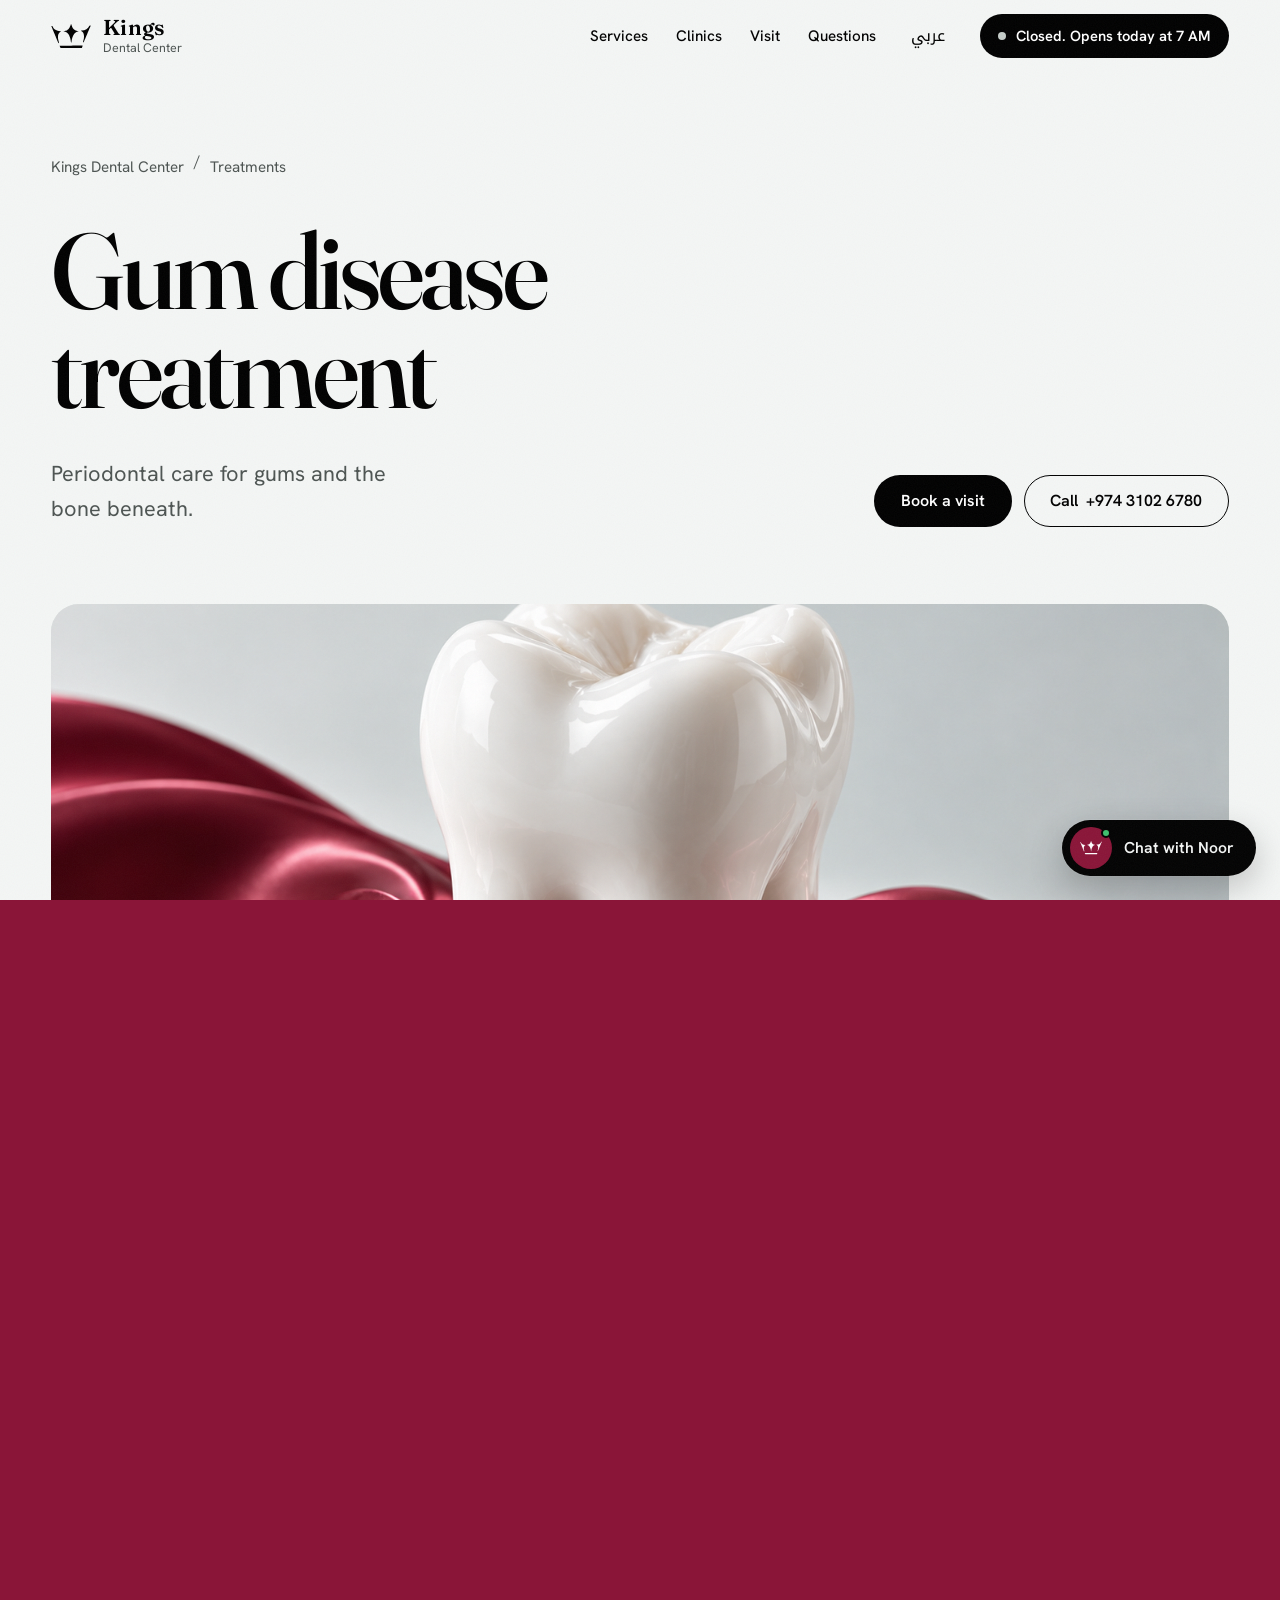
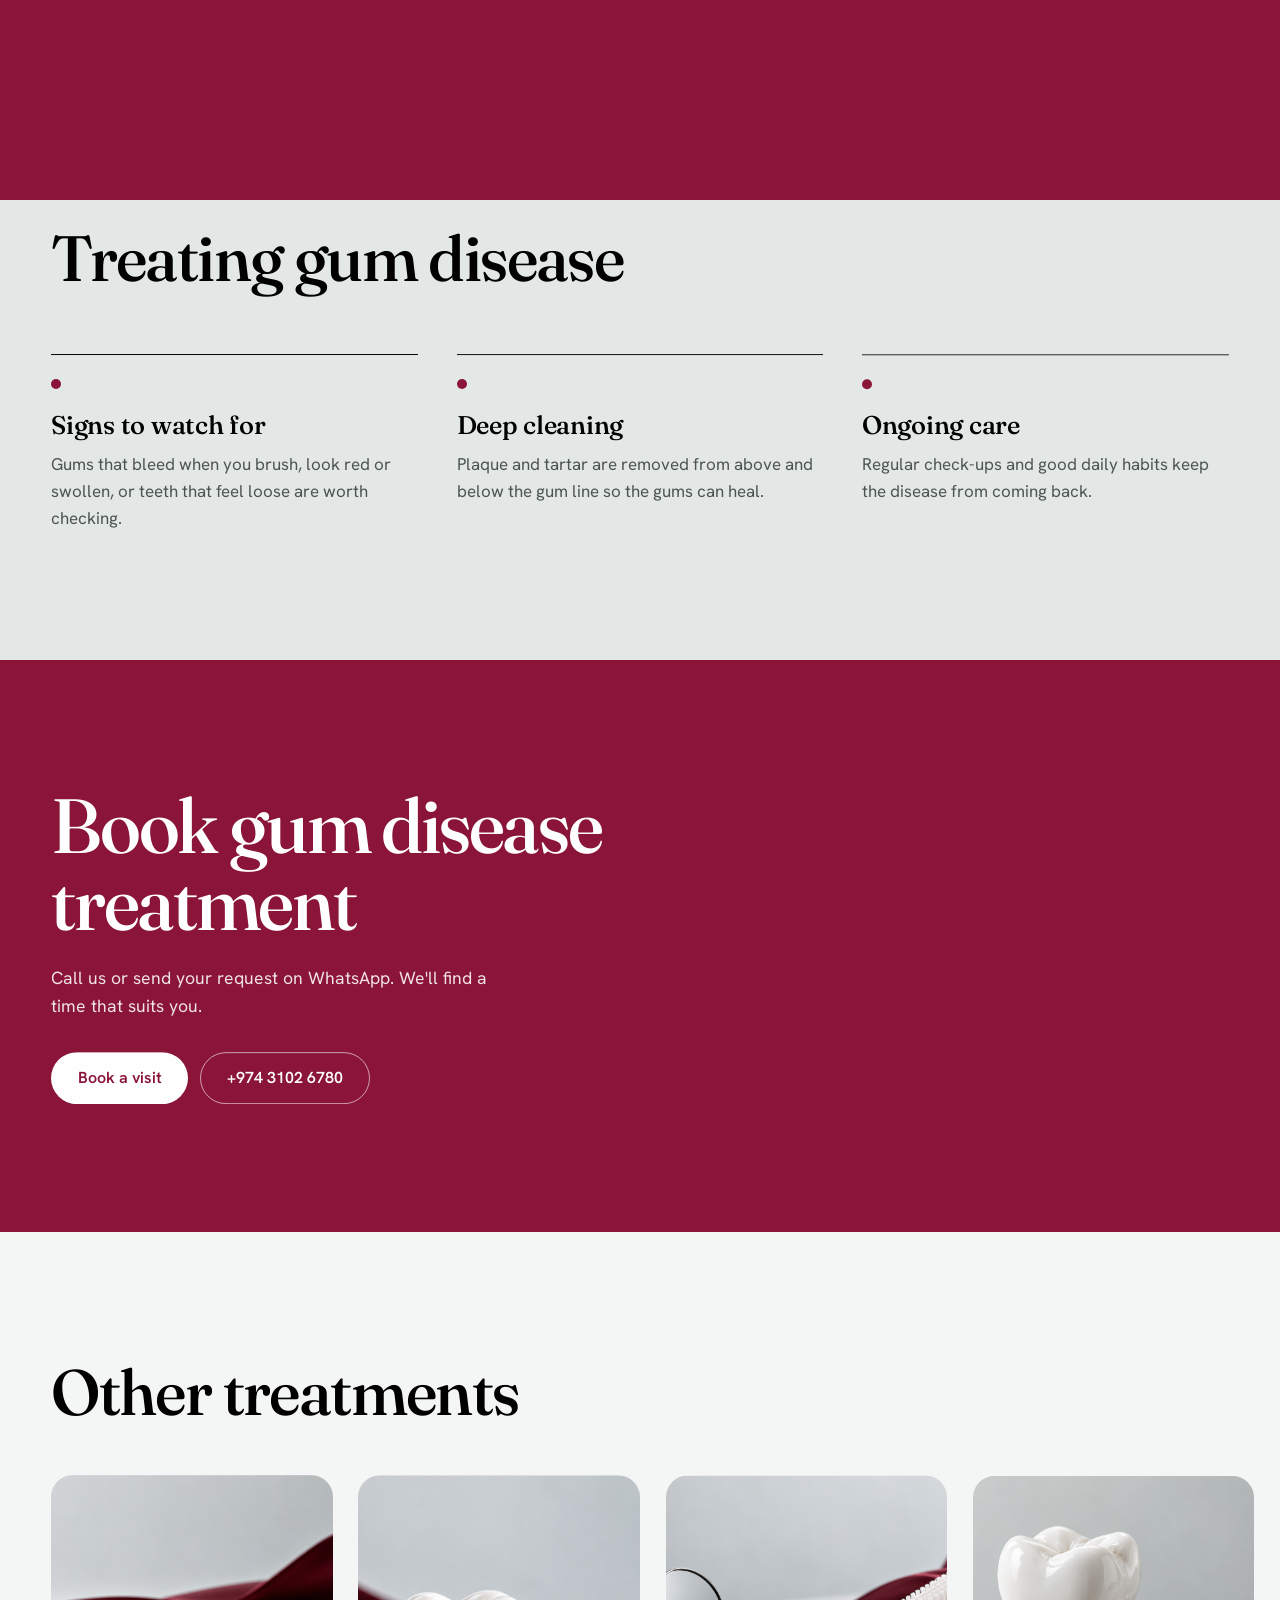
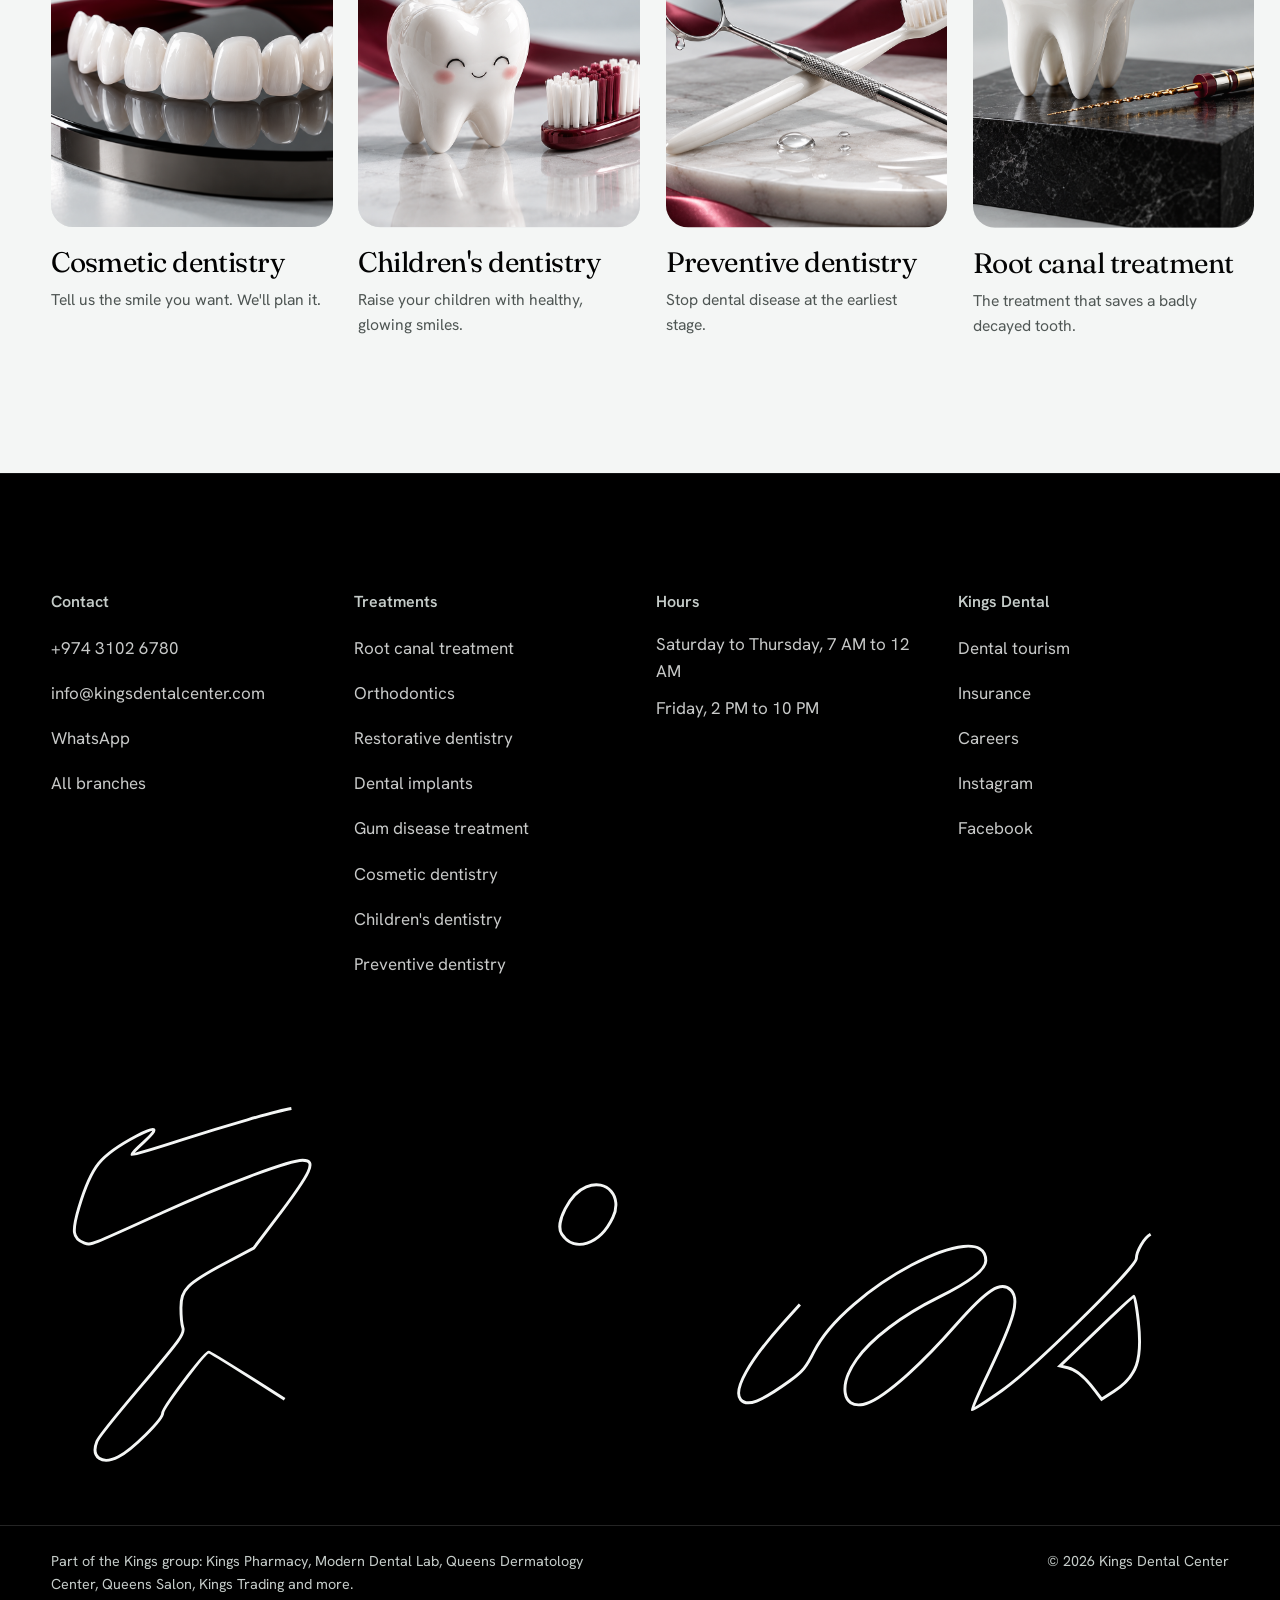
<file: site/treatments/gums.html>
<!doctype html>
<html lang="en" dir="ltr">
<head>
<meta charset="utf-8">
<meta name="viewport" content="width=device-width, initial-scale=1, viewport-fit=cover">
<title>Gum disease treatment in Qatar | Kings Dental Center</title>
<meta name="description" content="Gum disease treatment at Kings Dental Center in Qatar: periodontal care that treats inflamed gums early and protects the bone that holds your teeth.">
<link rel="canonical" href="https://kingsdentalcenter.com/treatments/gums">
<meta name="theme-color" content="#F4F6F5">
<meta property="og:title" content="Gum disease treatment in Qatar | Kings Dental Center">
<meta property="og:description" content="Gum disease treatment at Kings Dental Center in Qatar: periodontal care that treats inflamed gums early and protects the bone that holds your teeth.">
<meta property="og:image" content="https://kingsdentalcenter.com/assets/img/og.jpg">
<meta property="og:type" content="website">
<link rel="icon" href="../assets/logo/crown.svg?v=83c3bf92" type="image/svg+xml">
<link rel="preload" href="../fonts/fraunces-latin-opsz-normal.woff2" as="font" type="font/woff2" crossorigin>
<link rel="preload" href="../fonts/hanken-grotesk-latin-wght-normal.woff2" as="font" type="font/woff2" crossorigin>
<link rel="stylesheet" href="../css/fonts.css?v=f7cd680e">
<link rel="stylesheet" href="../css/style.css?v=64745b31">
<script type="application/ld+json">
[
 {
  "@context": "https://schema.org",
  "@type": "MedicalWebPage",
  "name": "Gum disease treatment",
  "description": "Gum disease treatment at Kings Dental Center in Qatar: periodontal care that treats inflamed gums early and protects the bone that holds your teeth.",
  "url": "https://kingsdentalcenter.com/treatments/gums",
  "about": {
   "@type": "MedicalProcedure",
   "name": "Gum disease treatment"
  },
  "publisher": {
   "@type": "Dentist",
   "name": "Kings Dental Center",
   "telephone": "+974 3102 6780"
  }
 },
 {
  "@context": "https://schema.org",
  "@type": "BreadcrumbList",
  "itemListElement": [
   {
    "@type": "ListItem",
    "position": 1,
    "name": "Kings Dental Center",
    "item": "https://kingsdentalcenter.com/"
   },
   {
    "@type": "ListItem",
    "position": 2,
    "name": "Gum disease treatment",
    "item": "https://kingsdentalcenter.com/treatments/gums"
   }
  ]
 }
]
</script>
<script>document.documentElement.classList.add('js');try{if(localStorage.getItem('kdc-lang')==='ar'){document.documentElement.lang='ar';document.documentElement.dir='rtl'}}catch(e){}</script>
</head>
<body data-page="treatment" data-slug="gums" data-root="../">
<a class="skip" href="#main" data-i18n="skip">Skip to content</a>

<header class="bar">
  <div class="bar__in wrap">
    <a class="brand" href="../index.html" aria-label="Kings Dental Center, home">
      <svg class="brand__crown" viewBox="100 228 815 492" aria-hidden="true"><path d="M 506.200 232.200 C 505.540 232.860, 505 233.992, 505 234.715 C 505 241.959, 488.695 282.016, 478.853 298.952 C 466.573 320.082, 448.019 341.889, 437.949 347.026 C 435.912 348.065, 433.997 349.567, 433.691 350.363 C 432.805 352.672, 407.015 364.705, 398.372 366.841 C 394.042 367.912, 385.325 369.053, 379 369.377 C 364.981 370.096, 361.927 370.883, 360.027 374.265 C 358.055 377.773, 358.189 377.844, 370.117 379.567 C 381.223 381.171, 400.668 387.928, 407.479 392.551 C 409.465 393.898, 411.319 395, 411.599 395 C 415.501 395, 437.967 415.408, 448.257 428.299 C 458.174 440.724, 471.249 462.316, 473.509 470 C 473.914 471.375, 474.738 473.115, 475.341 473.866 C 476.448 475.245, 477.511 477.783, 480.421 486 C 481.297 488.475, 482.461 491.281, 483.007 492.236 C 483.553 493.191, 484 494.852, 484 495.927 C 484 497.002, 484.398 498.128, 484.885 498.429 C 485.371 498.729, 486.019 500.219, 486.323 501.738 C 486.627 503.257, 488.254 508.534, 489.938 513.464 C 491.622 518.393, 493 523.591, 493 525.014 C 493 526.436, 493.411 528.028, 493.914 528.550 C 495.699 530.406, 503.995 577.679, 505.575 595 C 506.477 604.886, 507.127 606, 512 606 C 516.925 606, 517.551 604.882, 518.440 594.500 C 519.969 576.650, 527.400 532.595, 530.417 523.500 C 531.147 521.300, 532.449 517.025, 533.312 514 C 537.986 497.604, 538.195 496.985, 543.995 482.500 C 548.230 471.924, 559.629 449.082, 561.960 446.500 C 562.953 445.400, 564.457 443.150, 565.302 441.500 C 566.146 439.850, 568.786 436.170, 571.169 433.323 C 573.551 430.475, 576.850 426.260, 578.500 423.956 C 591.583 405.685, 625.468 383.710, 646.344 379.957 C 655.280 378.351, 657.196 377.398, 656.818 374.750 C 656.329 371.321, 652.386 370.099, 638.378 369.038 C 612.928 367.110, 590.293 357.120, 570.422 339.047 C 549.505 320.023, 530.220 285.499, 518.447 246 C 516.398 239.125, 514.279 232.938, 513.738 232.250 C 512.487 230.659, 507.772 230.628, 506.200 232.200 M 894.081 257.588 C 885.257 259.961, 882.670 262.114, 879.489 269.735 C 856.253 325.396, 799.085 359.780, 725.382 362.423 C 714.281 362.822, 713.047 363.336, 713.015 367.576 C 712.996 370.192, 715.881 372.780, 723.500 376.978 C 755.191 394.443, 770.645 425.582, 772.643 476 C 773.854 506.554, 769.126 537.247, 758.048 570.736 C 753.636 584.073, 752.959 591.005, 755.539 596.440 C 757.084 599.698, 763.629 606.738, 764.362 605.932 C 764.578 605.694, 767.018 600.100, 769.786 593.500 C 777.086 576.089, 793.326 537.448, 813.285 490 C 822.886 467.175, 847.265 409.125, 867.460 361 C 887.655 312.875, 905.263 271.083, 906.589 268.129 C 911.613 256.936, 907.959 253.857, 894.081 257.588 M 108.338 269.999 C 106.236 270.846, 106.464 271.555, 116.634 295.685 C 122.386 309.333, 128.659 324.676, 130.574 329.780 C 132.489 334.884, 135.009 341.184, 136.174 343.780 C 137.339 346.376, 138.718 349.625, 139.239 351 C 139.759 352.375, 140.818 354.774, 141.593 356.331 C 142.367 357.888, 143 359.639, 143 360.222 C 143 361.229, 144.250 364.111, 149.633 375.514 C 150.935 378.272, 152 381.283, 152 382.205 C 152 383.127, 152.415 384.138, 152.921 384.451 C 153.428 384.764, 154.601 387.154, 155.527 389.760 C 157.552 395.459, 158.930 398.904, 160.117 401.236 C 160.603 402.191, 161 403.476, 161 404.091 C 161 404.706, 162.171 407.525, 163.602 410.355 C 165.033 413.185, 167.516 419.100, 169.121 423.500 C 170.725 427.900, 172.456 432.400, 172.966 433.500 C 176.299 440.682, 180.001 449.348, 181.939 454.500 C 183.180 457.800, 184.559 461.400, 185.004 462.500 C 185.450 463.600, 186.482 466.300, 187.300 468.500 C 188.117 470.700, 190.342 475.875, 192.244 480 C 194.147 484.125, 196.730 490.200, 197.985 493.500 C 199.241 496.800, 200.718 500.625, 201.268 502 C 201.818 503.375, 202.607 505.400, 203.022 506.500 C 203.732 508.381, 207.865 518.469, 210.192 524 C 210.770 525.375, 211.856 527.681, 212.604 529.124 C 213.352 530.567, 221.883 551.705, 231.561 576.097 C 241.240 600.490, 249.392 620.825, 249.677 621.286 C 249.962 621.747, 251.167 620.859, 252.355 619.312 C 253.543 617.765, 256.424 614.640, 258.757 612.368 C 263.853 607.405, 264.047 605.412, 260.460 594.925 C 256.431 583.144, 252.382 567.203, 247.398 543.500 C 242.827 521.760, 242.767 521.223, 242.277 498 C 241.938 481.955, 242.154 472.755, 242.959 469 C 243.607 465.975, 244.525 461.250, 244.999 458.500 C 246.214 451.449, 248.591 441.913, 249.983 438.500 C 252.952 431.222, 257.924 421.218, 259.212 419.931 C 260.053 419.090, 261.440 417.051, 262.294 415.399 C 266.447 407.368, 284.023 392.712, 296.500 386.876 C 299.179 385.623, 299.500 384.993, 299.500 380.987 L 299.500 376.500 289.093 375.757 C 245.886 372.670, 219.899 365.049, 189.403 346.521 C 167.021 332.923, 142.049 304.107, 135.629 284.468 C 133.608 278.287, 128.748 272.211, 124.357 270.376 C 120.714 268.854, 111.703 268.642, 108.338 269.999 M 508.548 668.742 C 380.974 668.886, 276.226 669.374, 275.773 669.827 C 274.944 670.656, 276.914 675.605, 284.094 690.729 C 286.242 695.256, 288 699.256, 288 699.618 C 288 701.581, 296.211 717.001, 297.260 717.007 C 297.942 717.011, 394.986 717.014, 512.914 717.014 C 706.647 717.014, 727.495 716.862, 729.068 715.439 C 730.025 714.572, 732.038 709.957, 733.541 705.182 C 735.044 700.407, 736.845 694.700, 737.542 692.500 C 738.820 688.470, 740.448 684.249, 742.197 680.430 C 743.856 676.808, 743.720 668.577, 742 668.525 C 741.175 668.500, 636.122 668.598, 508.548 668.742" fill-rule="evenodd"/></svg>
      <span class="brand__words"><span class="brand__name">Kings</span> <span class="brand__sub" data-i18n="brandSub">Dental Center</span></span>
    </a>
    <nav class="nav" aria-label="Main">
      <a href="../index.html#services" data-i18n="navServices">Services</a>
      <a href="../index.html#clinics" data-i18n="navClinics">Clinics</a>
      <a href="../index.html#visit" data-i18n="navVisit">Visit</a>
      <a href="../index.html#faq" data-i18n="navFaq">Questions</a>
    </nav>
    <button class="lang" type="button" data-lang-toggle lang="ar">عربي</button>
    <button class="burger" type="button" aria-expanded="false" aria-controls="menu" data-menu-btn><span class="burger__l"></span><span class="burger__l"></span><span class="visually-hidden" data-i18n="menu">Menu</span></button>
    <a class="status status--bar" href="tel:+97431026780" data-status>
      <span class="status__dot"></span>
      <span class="status__text" data-status-text>Call +974 3102 6780</span>
    </a>
  </div>
</header>

<!-- Full-screen menu -->
<div class="menu" id="menu" hidden data-menu>
  <div class="menu__in wrap">
    <nav class="menu__main" aria-label="Menu">
      <a href="../index.html#services" data-i18n="navServices">Services</a>
      <a href="../index.html#clinics" data-i18n="navClinics">Clinics</a>
      <a href="../index.html#visit" data-i18n="navVisit">Visit</a>
      <a href="../index.html#faq" data-i18n="navFaq">Questions</a>
      <a href="../index.html#book" data-i18n="ctaBook">Book a visit</a>
    </nav>
    <div class="menu__side">
      <p class="menu__h" data-i18n="footTreat">Treatments</p>
      <div class="menu__treat"><a href="../treatments/root-canal.html" data-tname="root-canal">Root canal treatment</a>
      <a href="../treatments/orthodontics.html" data-tname="orthodontics">Orthodontics</a>
      <a href="../treatments/restorative.html" data-tname="restorative">Restorative dentistry</a>
      <a href="../treatments/implants.html" data-tname="implants">Dental implants</a>
      <a href="../treatments/gums.html" data-tname="gums">Gum disease treatment</a>
      <a href="../treatments/cosmetic.html" data-tname="cosmetic">Cosmetic dentistry</a>
      <a href="../treatments/children.html" data-tname="children">Children&#x27;s dentistry</a>
      <a href="../treatments/preventive.html" data-tname="preventive">Preventive dentistry</a></div>
      <div class="menu__contact">
        <a class="btn btn--light" href="tel:+97431026780" dir="ltr">+974 3102 6780</a>
        <a class="btn btn--line-light" href="http://wa.me/97431026780" target="_blank" rel="noopener">WhatsApp</a>
      </div>
    </div>
  </div>
</div>

<!-- Page transition curtain -->
<div class="curtain" aria-hidden="true"><svg class="curtain__crown" viewBox="100 228 815 492"><path d="M 506.200 232.200 C 505.540 232.860, 505 233.992, 505 234.715 C 505 241.959, 488.695 282.016, 478.853 298.952 C 466.573 320.082, 448.019 341.889, 437.949 347.026 C 435.912 348.065, 433.997 349.567, 433.691 350.363 C 432.805 352.672, 407.015 364.705, 398.372 366.841 C 394.042 367.912, 385.325 369.053, 379 369.377 C 364.981 370.096, 361.927 370.883, 360.027 374.265 C 358.055 377.773, 358.189 377.844, 370.117 379.567 C 381.223 381.171, 400.668 387.928, 407.479 392.551 C 409.465 393.898, 411.319 395, 411.599 395 C 415.501 395, 437.967 415.408, 448.257 428.299 C 458.174 440.724, 471.249 462.316, 473.509 470 C 473.914 471.375, 474.738 473.115, 475.341 473.866 C 476.448 475.245, 477.511 477.783, 480.421 486 C 481.297 488.475, 482.461 491.281, 483.007 492.236 C 483.553 493.191, 484 494.852, 484 495.927 C 484 497.002, 484.398 498.128, 484.885 498.429 C 485.371 498.729, 486.019 500.219, 486.323 501.738 C 486.627 503.257, 488.254 508.534, 489.938 513.464 C 491.622 518.393, 493 523.591, 493 525.014 C 493 526.436, 493.411 528.028, 493.914 528.550 C 495.699 530.406, 503.995 577.679, 505.575 595 C 506.477 604.886, 507.127 606, 512 606 C 516.925 606, 517.551 604.882, 518.440 594.500 C 519.969 576.650, 527.400 532.595, 530.417 523.500 C 531.147 521.300, 532.449 517.025, 533.312 514 C 537.986 497.604, 538.195 496.985, 543.995 482.500 C 548.230 471.924, 559.629 449.082, 561.960 446.500 C 562.953 445.400, 564.457 443.150, 565.302 441.500 C 566.146 439.850, 568.786 436.170, 571.169 433.323 C 573.551 430.475, 576.850 426.260, 578.500 423.956 C 591.583 405.685, 625.468 383.710, 646.344 379.957 C 655.280 378.351, 657.196 377.398, 656.818 374.750 C 656.329 371.321, 652.386 370.099, 638.378 369.038 C 612.928 367.110, 590.293 357.120, 570.422 339.047 C 549.505 320.023, 530.220 285.499, 518.447 246 C 516.398 239.125, 514.279 232.938, 513.738 232.250 C 512.487 230.659, 507.772 230.628, 506.200 232.200 M 894.081 257.588 C 885.257 259.961, 882.670 262.114, 879.489 269.735 C 856.253 325.396, 799.085 359.780, 725.382 362.423 C 714.281 362.822, 713.047 363.336, 713.015 367.576 C 712.996 370.192, 715.881 372.780, 723.500 376.978 C 755.191 394.443, 770.645 425.582, 772.643 476 C 773.854 506.554, 769.126 537.247, 758.048 570.736 C 753.636 584.073, 752.959 591.005, 755.539 596.440 C 757.084 599.698, 763.629 606.738, 764.362 605.932 C 764.578 605.694, 767.018 600.100, 769.786 593.500 C 777.086 576.089, 793.326 537.448, 813.285 490 C 822.886 467.175, 847.265 409.125, 867.460 361 C 887.655 312.875, 905.263 271.083, 906.589 268.129 C 911.613 256.936, 907.959 253.857, 894.081 257.588 M 108.338 269.999 C 106.236 270.846, 106.464 271.555, 116.634 295.685 C 122.386 309.333, 128.659 324.676, 130.574 329.780 C 132.489 334.884, 135.009 341.184, 136.174 343.780 C 137.339 346.376, 138.718 349.625, 139.239 351 C 139.759 352.375, 140.818 354.774, 141.593 356.331 C 142.367 357.888, 143 359.639, 143 360.222 C 143 361.229, 144.250 364.111, 149.633 375.514 C 150.935 378.272, 152 381.283, 152 382.205 C 152 383.127, 152.415 384.138, 152.921 384.451 C 153.428 384.764, 154.601 387.154, 155.527 389.760 C 157.552 395.459, 158.930 398.904, 160.117 401.236 C 160.603 402.191, 161 403.476, 161 404.091 C 161 404.706, 162.171 407.525, 163.602 410.355 C 165.033 413.185, 167.516 419.100, 169.121 423.500 C 170.725 427.900, 172.456 432.400, 172.966 433.500 C 176.299 440.682, 180.001 449.348, 181.939 454.500 C 183.180 457.800, 184.559 461.400, 185.004 462.500 C 185.450 463.600, 186.482 466.300, 187.300 468.500 C 188.117 470.700, 190.342 475.875, 192.244 480 C 194.147 484.125, 196.730 490.200, 197.985 493.500 C 199.241 496.800, 200.718 500.625, 201.268 502 C 201.818 503.375, 202.607 505.400, 203.022 506.500 C 203.732 508.381, 207.865 518.469, 210.192 524 C 210.770 525.375, 211.856 527.681, 212.604 529.124 C 213.352 530.567, 221.883 551.705, 231.561 576.097 C 241.240 600.490, 249.392 620.825, 249.677 621.286 C 249.962 621.747, 251.167 620.859, 252.355 619.312 C 253.543 617.765, 256.424 614.640, 258.757 612.368 C 263.853 607.405, 264.047 605.412, 260.460 594.925 C 256.431 583.144, 252.382 567.203, 247.398 543.500 C 242.827 521.760, 242.767 521.223, 242.277 498 C 241.938 481.955, 242.154 472.755, 242.959 469 C 243.607 465.975, 244.525 461.250, 244.999 458.500 C 246.214 451.449, 248.591 441.913, 249.983 438.500 C 252.952 431.222, 257.924 421.218, 259.212 419.931 C 260.053 419.090, 261.440 417.051, 262.294 415.399 C 266.447 407.368, 284.023 392.712, 296.500 386.876 C 299.179 385.623, 299.500 384.993, 299.500 380.987 L 299.500 376.500 289.093 375.757 C 245.886 372.670, 219.899 365.049, 189.403 346.521 C 167.021 332.923, 142.049 304.107, 135.629 284.468 C 133.608 278.287, 128.748 272.211, 124.357 270.376 C 120.714 268.854, 111.703 268.642, 108.338 269.999 M 508.548 668.742 C 380.974 668.886, 276.226 669.374, 275.773 669.827 C 274.944 670.656, 276.914 675.605, 284.094 690.729 C 286.242 695.256, 288 699.256, 288 699.618 C 288 701.581, 296.211 717.001, 297.260 717.007 C 297.942 717.011, 394.986 717.014, 512.914 717.014 C 706.647 717.014, 727.495 716.862, 729.068 715.439 C 730.025 714.572, 732.038 709.957, 733.541 705.182 C 735.044 700.407, 736.845 694.700, 737.542 692.500 C 738.820 688.470, 740.448 684.249, 742.197 680.430 C 743.856 676.808, 743.720 668.577, 742 668.525 C 741.175 668.500, 636.122 668.598, 508.548 668.742" fill-rule="evenodd"/></svg></div>

<main id="main">

<section class="th">
  <div class="wrap th__in">
    <nav class="crumb" aria-label="Breadcrumb">
      <a href="../index.html" data-i18n="backHome">Kings Dental Center</a>
      <span aria-hidden="true">/</span>
      <a href="../index.html#services" data-i18n="treatCrumb">Treatments</a>
    </nav>
    <h1 class="th__title" data-tf="name">Gum disease treatment</h1>
    <div class="th__row">
      <p class="th__lead" data-tf="lead">Periodontal care for gums and the bone beneath.</p>
      <div class="th__actions">
        <a class="btn btn--ink" href="../index.html?service=gums#book" data-i18n="ctaBook">Book a visit</a>
        <a class="btn btn--line" href="tel:+97431026780"><span data-i18n="ctaCall">Call</span> <span class="num" dir="ltr">+974 3102 6780</span></a>
      </div>
    </div>
  </div>
  <figure class="th__media wrap">
    <div class="th__frame"><img src="../assets/img/services/gums.png?v=1c68962f" alt="Gum disease treatment at Kings Dental Center" width="1448" height="1086" fetchpriority="high"></div>
  </figure>
</section>

<section class="tbody">
  <div class="wrap tbody__grid">
    <p class="tbody__intro" data-tf="intro">Periodontics is the dental specialty that focuses on the inflammatory disease that destroys the gums and the other structures supporting your teeth. Caught early, gum disease can be treated and its damage stopped.</p>
    <div class="tbody__at">
      <h2 class="tbody__h" data-i18n="atKings">At Kings Dental Center</h2>
      <p data-tf="at">We measure the health of your gums, explain what we find and clean beneath the gum line where your toothbrush can&#x27;t reach. Then we help you keep your gums healthy between visits.</p>
    </div>
  </div>
</section>

<section class="tsteps" aria-labelledby="tsteps-title">
  <div class="wrap">
    <h2 id="tsteps-title" class="sec-title" data-tf="stepsTitle">Treating gum disease</h2>
    <ul class="tsteps__list"><li class="tstep"><span class="tstep__dot" aria-hidden="true"></span><h3 class="tstep__t" data-tf="steps.0.0">Signs to watch for</h3><p class="tstep__d" data-tf="steps.0.1">Gums that bleed when you brush, look red or swollen, or teeth that feel loose are worth checking.</p></li><li class="tstep"><span class="tstep__dot" aria-hidden="true"></span><h3 class="tstep__t" data-tf="steps.1.0">Deep cleaning</h3><p class="tstep__d" data-tf="steps.1.1">Plaque and tartar are removed from above and below the gum line so the gums can heal.</p></li><li class="tstep"><span class="tstep__dot" aria-hidden="true"></span><h3 class="tstep__t" data-tf="steps.2.0">Ongoing care</h3><p class="tstep__d" data-tf="steps.2.1">Regular check-ups and good daily habits keep the disease from coming back.</p></li></ul>
  </div>
</section>

<section class="tcta" aria-labelledby="tcta-title">
  <video class="tcta__bg" data-src="../assets/video/silk-loop.mp4?v=25ef8412" muted loop playsinline preload="none" aria-hidden="true"></video>
  <div class="wrap tcta__in">
    <h2 id="tcta-title" class="tcta__title" data-book-name>Book gum disease treatment</h2>
    <p class="tcta__text" data-i18n="treatCtaText">Call us or send your request on WhatsApp. We'll find a time that suits you.</p>
    <div class="tcta__actions">
      <a class="btn btn--light" href="../index.html?service=gums#book" data-i18n="ctaBook">Book a visit</a>
      <a class="btn btn--line-light" href="tel:+97431026780" dir="ltr">+974 3102 6780</a>
    </div>
  </div>
</section>

<section class="tmore" aria-labelledby="tmore-title">
  <div class="wrap">
    <h2 id="tmore-title" class="sec-title" data-i18n="otherTreat">Other treatments</h2>
  </div>
  <div class="tmore__viewport">
    <ul class="tmore__track">
      <li><a class="tcard" href="../treatments/cosmetic.html"><span class="tcard__media"><img src="../assets/img/services/cosmetic.png?v=7ab4de9b" alt="" width="1448" height="1086" loading="lazy"></span><span class="tcard__name" data-tname="cosmetic">Cosmetic dentistry</span><span class="tcard__lead" data-tlead="cosmetic">Tell us the smile you want. We&#x27;ll plan it.</span></a></li>
      <li><a class="tcard" href="../treatments/children.html"><span class="tcard__media"><img src="../assets/img/services/children.png?v=4a0a98f2" alt="" width="1448" height="1086" loading="lazy"></span><span class="tcard__name" data-tname="children">Children&#x27;s dentistry</span><span class="tcard__lead" data-tlead="children">Raise your children with healthy, glowing smiles.</span></a></li>
      <li><a class="tcard" href="../treatments/preventive.html"><span class="tcard__media"><img src="../assets/img/services/preventive.png?v=8c4e0afb" alt="" width="1448" height="1086" loading="lazy"></span><span class="tcard__name" data-tname="preventive">Preventive dentistry</span><span class="tcard__lead" data-tlead="preventive">Stop dental disease at the earliest stage.</span></a></li>
      <li><a class="tcard" href="../treatments/root-canal.html"><span class="tcard__media"><img src="../assets/img/services/root-canal.png?v=4f96a5e6" alt="" width="1448" height="1086" loading="lazy"></span><span class="tcard__name" data-tname="root-canal">Root canal treatment</span><span class="tcard__lead" data-tlead="root-canal">The treatment that saves a badly decayed tooth.</span></a></li>
      <li><a class="tcard" href="../treatments/orthodontics.html"><span class="tcard__media"><img src="../assets/img/services/orthodontics.png?v=edfaeb09" alt="" width="1448" height="1086" loading="lazy"></span><span class="tcard__name" data-tname="orthodontics">Orthodontics</span><span class="tcard__lead" data-tlead="orthodontics">Straighter teeth and a healthier bite.</span></a></li>
      <li><a class="tcard" href="../treatments/restorative.html"><span class="tcard__media"><img src="../assets/img/services/restorative.png?v=65b23a31" alt="" width="1448" height="1086" loading="lazy"></span><span class="tcard__name" data-tname="restorative">Restorative dentistry</span><span class="tcard__lead" data-tlead="restorative">Fillings that rebuild a tooth after decay.</span></a></li>
      <li><a class="tcard" href="../treatments/implants.html"><span class="tcard__media"><img src="../assets/img/services/implants.png?v=60717208" alt="" width="1448" height="1086" loading="lazy"></span><span class="tcard__name" data-tname="implants">Dental implants</span><span class="tcard__lead" data-tlead="implants">A fixed replacement for a missing tooth.</span></a></li>
    </ul>
  </div>
</section>

</main>
<footer class="foot">
  <div class="wrap foot__grid">
    <div class="foot__col">
      <h3 class="foot__h" data-i18n="footContact">Contact</h3>
      <a href="tel:+97431026780" dir="ltr">+974 3102 6780</a>
      <a href="mailto:info@kingsdentalcenter.com" dir="ltr">info@kingsdentalcenter.com</a>
      <a href="http://wa.me/97431026780" target="_blank" rel="noopener">WhatsApp</a>
      <a href="../index.html#clinics" data-i18n="allBranches">All branches</a>
    </div>
    <div class="foot__col">
      <h3 class="foot__h" data-i18n="footTreat">Treatments</h3>
      <a href="../treatments/root-canal.html" data-tname="root-canal">Root canal treatment</a>
      <a href="../treatments/orthodontics.html" data-tname="orthodontics">Orthodontics</a>
      <a href="../treatments/restorative.html" data-tname="restorative">Restorative dentistry</a>
      <a href="../treatments/implants.html" data-tname="implants">Dental implants</a>
      <a href="../treatments/gums.html" data-tname="gums">Gum disease treatment</a>
      <a href="../treatments/cosmetic.html" data-tname="cosmetic">Cosmetic dentistry</a>
      <a href="../treatments/children.html" data-tname="children">Children&#x27;s dentistry</a>
      <a href="../treatments/preventive.html" data-tname="preventive">Preventive dentistry</a>
    </div>
    <div class="foot__col">
      <h3 class="foot__h" data-i18n="footHours">Hours</h3>
      <span data-i18n="footHours1">Saturday to Thursday, 7 AM to 12 AM</span>
      <span data-i18n="footHours2">Friday, 2 PM to 10 PM</span>
    </div>
    <div class="foot__col">
      <h3 class="foot__h" data-i18n="footMore">Kings Dental</h3>
      <a href="../index.html#faq" data-i18n="footTourism">Dental tourism</a>
      <a href="../index.html#insurance" data-i18n="navInsurance">Insurance</a>
      <a href="mailto:info@kingsdentalcenter.com?subject=Careers" data-i18n="footCareers">Careers</a>
      <a href="https://www.instagram.com/kingsdentalcenter/" target="_blank" rel="noopener">Instagram</a>
      <a href="https://www.facebook.com/kingsdentalqatar/" target="_blank" rel="noopener">Facebook</a>
    </div>
  </div>
  <div class="foot__mark wrap" aria-hidden="true">
    <svg class="foot__script" viewBox="265 755 485 165"><path d="M 364 24.694 C 357.770 25.745, 337.778 31.462, 319.152 37.520 C 307.960 41.159, 298.605 43.939, 298.363 43.696 C 298.120 43.454, 300.252 41.160, 303.100 38.600 C 309.754 32.617, 308.624 31.597, 300.234 36.013 C 285.210 43.922, 281.589 48.407, 276.499 65.417 C 273.515 75.392, 273.923 78.260, 278.580 80.030 C 281.358 81.087, 280.392 81.460, 311 67.502 C 335.257 56.441, 363.237 46, 368.622 46 C 374.522 46, 372.428 50.633, 357.838 69.861 L 348.500 82.168 336.704 88.399 C 321.017 96.685, 318.497 99.231, 318.511 106.768 C 318.517 109.921, 318.884 113.662, 319.327 115.082 C 320.054 117.414, 318.417 119.691, 302.469 138.522 C 292.755 149.993, 284.375 160.514, 283.848 161.901 C 281.382 168.387, 285.969 171.587, 292.764 168.120 C 298.442 165.224, 311 152.817, 311 150.104 C 311 147.943, 328.345 125, 329.978 125 C 330.785 125, 351.147 137.884, 392.988 164.868 C 404.257 172.135, 414.500 178.338, 415.751 178.652 C 420.400 179.819, 422.520 174.164, 420.828 165.110 C 419.202 156.408, 417.999 155.447, 370 124.543 C 356.525 115.868, 344.894 108.199, 344.153 107.502 C 343.037 106.452, 343.670 105.049, 347.854 99.295 L 352.902 92.355 368.701 84.994 C 377.391 80.945, 390.125 74.962, 397 71.698 C 426.723 57.586, 427.625 57.206, 430.188 57.696 C 435.153 58.645, 443.290 51.919, 450.025 41.299 C 453.609 35.648, 453.867 33, 450.834 33 C 449.642 33, 430.492 42.050, 408.278 53.111 C 386.063 64.172, 367.653 72.986, 367.365 72.699 C 367.078 72.411, 370.950 66.290, 375.970 59.097 C 387.750 42.218, 387.903 41.763, 384.419 33.999 C 380.164 24.517, 376.080 22.656, 364 24.694 M 485.468 56.950 C 478.702 59.693, 472.376 71.872, 475.355 76.419 C 480.475 84.233, 491.083 80.774, 496.406 69.556 C 500.478 60.975, 493.989 53.496, 485.468 56.950 M 717.881 76.503 C 715.220 77.950, 712 83.419, 712 86.495 C 712 90.019, 669.397 131.834, 656.661 140.811 C 650.149 145.400, 644.633 148.966, 644.401 148.734 C 644.170 148.503, 647.180 141.657, 651.091 133.521 C 661.970 110.887, 664.058 103.201, 660.336 99.479 C 656.325 95.468, 650.612 99.080, 637.740 113.765 C 621.426 132.374, 606.370 145.277, 599.452 146.575 C 590.827 148.193, 589.385 138.589, 596.689 128.162 C 602.744 119.519, 615.303 109.998, 630.693 102.386 C 643.672 95.966, 650 91.055, 650 87.399 C 650 68.185, 592.093 98.822, 579.234 124.841 C 576.074 131.236, 574.576 133.038, 569.191 136.928 C 557.210 145.584, 551.637 147.677, 549.009 144.511 C 545.802 140.646, 552.493 128.629, 566.551 113.007 L 574.193 104.515 573.541 99.601 C 572.803 94.033, 570.597 89.166, 568.436 88.337 C 563.456 86.426, 543.831 100.828, 523.783 121.104 C 507.763 137.307, 505 139.239, 505 134.237 C 505 130.633, 509.710 123.768, 520.368 111.836 C 529.410 101.712, 530.484 99.153, 526.777 96.557 C 521.202 92.651, 513.195 95.902, 505.078 105.366 C 499.147 112.281, 490.803 124.881, 489.427 129 C 488.094 132.991, 478.717 140.727, 470.500 144.615 C 460.035 149.566, 450 146.084, 450 137.500 C 450 133.424, 451.520 131.279, 462.402 120 C 480.563 101.176, 484.150 89, 471.534 89 C 464.081 89, 456.702 94.109, 447.133 105.893 C 436.912 118.479, 433.619 126.189, 433.731 137.272 C 433.967 160.649, 445.635 172.356, 461.500 165.136 C 466.718 162.761, 479.602 152.347, 483.797 147.113 C 487.962 141.918, 488.586 141.962, 489.345 147.503 C 490.498 155.915, 495.998 163.636, 499.865 162.273 C 502.662 161.286, 504.965 158.883, 514.983 146.500 C 526.780 131.918, 543.531 116, 547.080 116 C 547.509 116, 545 120.670, 541.506 126.377 C 530.853 143.777, 528.687 148.669, 528.587 155.544 C 528.479 163.060, 530.512 166.630, 535.427 167.552 C 542.165 168.816, 549.215 164.592, 567 148.637 C 575.807 140.735, 577 139.999, 577 142.462 C 577 146.025, 581.509 155.451, 584.938 159.055 C 592.942 167.470, 604.262 162.823, 627.321 141.658 C 639.602 130.385, 639.520 129.873, 628.881 151.431 C 622.754 163.847, 622.202 164.600, 615 170.369 C 595.441 186.036, 581.443 203.192, 578.882 214.636 C 574.300 235.109, 600.412 216.555, 622.431 183.689 L 632.354 168.879 650.695 154.439 C 660.783 146.498, 669.253 140, 669.518 140 C 669.783 140, 670.010 141.238, 670.022 142.750 C 670.078 149.756, 678.036 159.917, 686.634 163.958 C 699.254 169.890, 711.007 166.345, 731.500 150.423 C 743.242 141.300, 746.215 137.920, 745.823 134.138 L 745.500 131.022 737 137.148 C 725.738 145.266, 719.026 148.309, 711.250 148.821 C 703.805 149.312, 703.516 148.488, 709.744 144.536 C 712.314 142.906, 717.470 138.691, 721.202 135.170 C 734.578 122.553, 737.093 111.992, 731.628 91.401 C 730.153 85.846, 729.234 80.553, 729.585 79.638 C 731.183 75.474, 723.542 73.427, 717.881 76.503 M 695.480 116.369 L 680.534 130.739 683.740 131.443 C 687.140 132.190, 690.842 135.292, 695.093 140.955 L 697.687 144.410 702.815 141.119 C 712.225 135.080, 714.607 128.193, 712.801 112.250 C 712.162 106.612, 711.367 102, 711.033 102 C 710.699 102, 703.700 108.466, 695.480 116.369" transform="translate(0 740)" fill-rule="evenodd"/></svg>
  </div>
  <div class="wrap foot__base">
    <p data-i18n="family">Part of the Kings group: Kings Pharmacy, Modern Dental Lab, Queens Dermatology Center, Queens Salon, Kings Trading and more.</p>
    <p>&copy; <span data-year></span> Kings Dental Center</p>
  </div>
</footer>

<nav class="dock" aria-label="Quick contact">
  <a class="dock__call" href="tel:+97431026780" aria-label="Call +974 3102 6780">
    <svg class="dock__ico" viewBox="0 0 24 24" aria-hidden="true"><path d="M6.6 3.5h2.6l1.4 4-2 1.5a12 12 0 0 0 6.4 6.4l1.5-2 4 1.4v2.6a1.8 1.8 0 0 1-2 1.8A16.6 16.6 0 0 1 4.8 5.5a1.8 1.8 0 0 1 1.8-2Z" fill="none" stroke="currentColor" stroke-width="1.7" stroke-linejoin="round"/></svg>
    <span data-i18n="dockCall">Call</span><span class="status__dot dock__dot"></span>
  </a>
  <button class="dock__chat" type="button" data-open-chat>
    <svg class="dock__chat-crown" viewBox="100 228 815 492" aria-hidden="true"><path d="M 506.200 232.200 C 505.540 232.860, 505 233.992, 505 234.715 C 505 241.959, 488.695 282.016, 478.853 298.952 C 466.573 320.082, 448.019 341.889, 437.949 347.026 C 435.912 348.065, 433.997 349.567, 433.691 350.363 C 432.805 352.672, 407.015 364.705, 398.372 366.841 C 394.042 367.912, 385.325 369.053, 379 369.377 C 364.981 370.096, 361.927 370.883, 360.027 374.265 C 358.055 377.773, 358.189 377.844, 370.117 379.567 C 381.223 381.171, 400.668 387.928, 407.479 392.551 C 409.465 393.898, 411.319 395, 411.599 395 C 415.501 395, 437.967 415.408, 448.257 428.299 C 458.174 440.724, 471.249 462.316, 473.509 470 C 473.914 471.375, 474.738 473.115, 475.341 473.866 C 476.448 475.245, 477.511 477.783, 480.421 486 C 481.297 488.475, 482.461 491.281, 483.007 492.236 C 483.553 493.191, 484 494.852, 484 495.927 C 484 497.002, 484.398 498.128, 484.885 498.429 C 485.371 498.729, 486.019 500.219, 486.323 501.738 C 486.627 503.257, 488.254 508.534, 489.938 513.464 C 491.622 518.393, 493 523.591, 493 525.014 C 493 526.436, 493.411 528.028, 493.914 528.550 C 495.699 530.406, 503.995 577.679, 505.575 595 C 506.477 604.886, 507.127 606, 512 606 C 516.925 606, 517.551 604.882, 518.440 594.500 C 519.969 576.650, 527.400 532.595, 530.417 523.500 C 531.147 521.300, 532.449 517.025, 533.312 514 C 537.986 497.604, 538.195 496.985, 543.995 482.500 C 548.230 471.924, 559.629 449.082, 561.960 446.500 C 562.953 445.400, 564.457 443.150, 565.302 441.500 C 566.146 439.850, 568.786 436.170, 571.169 433.323 C 573.551 430.475, 576.850 426.260, 578.500 423.956 C 591.583 405.685, 625.468 383.710, 646.344 379.957 C 655.280 378.351, 657.196 377.398, 656.818 374.750 C 656.329 371.321, 652.386 370.099, 638.378 369.038 C 612.928 367.110, 590.293 357.120, 570.422 339.047 C 549.505 320.023, 530.220 285.499, 518.447 246 C 516.398 239.125, 514.279 232.938, 513.738 232.250 C 512.487 230.659, 507.772 230.628, 506.200 232.200 M 894.081 257.588 C 885.257 259.961, 882.670 262.114, 879.489 269.735 C 856.253 325.396, 799.085 359.780, 725.382 362.423 C 714.281 362.822, 713.047 363.336, 713.015 367.576 C 712.996 370.192, 715.881 372.780, 723.500 376.978 C 755.191 394.443, 770.645 425.582, 772.643 476 C 773.854 506.554, 769.126 537.247, 758.048 570.736 C 753.636 584.073, 752.959 591.005, 755.539 596.440 C 757.084 599.698, 763.629 606.738, 764.362 605.932 C 764.578 605.694, 767.018 600.100, 769.786 593.500 C 777.086 576.089, 793.326 537.448, 813.285 490 C 822.886 467.175, 847.265 409.125, 867.460 361 C 887.655 312.875, 905.263 271.083, 906.589 268.129 C 911.613 256.936, 907.959 253.857, 894.081 257.588 M 108.338 269.999 C 106.236 270.846, 106.464 271.555, 116.634 295.685 C 122.386 309.333, 128.659 324.676, 130.574 329.780 C 132.489 334.884, 135.009 341.184, 136.174 343.780 C 137.339 346.376, 138.718 349.625, 139.239 351 C 139.759 352.375, 140.818 354.774, 141.593 356.331 C 142.367 357.888, 143 359.639, 143 360.222 C 143 361.229, 144.250 364.111, 149.633 375.514 C 150.935 378.272, 152 381.283, 152 382.205 C 152 383.127, 152.415 384.138, 152.921 384.451 C 153.428 384.764, 154.601 387.154, 155.527 389.760 C 157.552 395.459, 158.930 398.904, 160.117 401.236 C 160.603 402.191, 161 403.476, 161 404.091 C 161 404.706, 162.171 407.525, 163.602 410.355 C 165.033 413.185, 167.516 419.100, 169.121 423.500 C 170.725 427.900, 172.456 432.400, 172.966 433.500 C 176.299 440.682, 180.001 449.348, 181.939 454.500 C 183.180 457.800, 184.559 461.400, 185.004 462.500 C 185.450 463.600, 186.482 466.300, 187.300 468.500 C 188.117 470.700, 190.342 475.875, 192.244 480 C 194.147 484.125, 196.730 490.200, 197.985 493.500 C 199.241 496.800, 200.718 500.625, 201.268 502 C 201.818 503.375, 202.607 505.400, 203.022 506.500 C 203.732 508.381, 207.865 518.469, 210.192 524 C 210.770 525.375, 211.856 527.681, 212.604 529.124 C 213.352 530.567, 221.883 551.705, 231.561 576.097 C 241.240 600.490, 249.392 620.825, 249.677 621.286 C 249.962 621.747, 251.167 620.859, 252.355 619.312 C 253.543 617.765, 256.424 614.640, 258.757 612.368 C 263.853 607.405, 264.047 605.412, 260.460 594.925 C 256.431 583.144, 252.382 567.203, 247.398 543.500 C 242.827 521.760, 242.767 521.223, 242.277 498 C 241.938 481.955, 242.154 472.755, 242.959 469 C 243.607 465.975, 244.525 461.250, 244.999 458.500 C 246.214 451.449, 248.591 441.913, 249.983 438.500 C 252.952 431.222, 257.924 421.218, 259.212 419.931 C 260.053 419.090, 261.440 417.051, 262.294 415.399 C 266.447 407.368, 284.023 392.712, 296.500 386.876 C 299.179 385.623, 299.500 384.993, 299.500 380.987 L 299.500 376.500 289.093 375.757 C 245.886 372.670, 219.899 365.049, 189.403 346.521 C 167.021 332.923, 142.049 304.107, 135.629 284.468 C 133.608 278.287, 128.748 272.211, 124.357 270.376 C 120.714 268.854, 111.703 268.642, 108.338 269.999 M 508.548 668.742 C 380.974 668.886, 276.226 669.374, 275.773 669.827 C 274.944 670.656, 276.914 675.605, 284.094 690.729 C 286.242 695.256, 288 699.256, 288 699.618 C 288 701.581, 296.211 717.001, 297.260 717.007 C 297.942 717.011, 394.986 717.014, 512.914 717.014 C 706.647 717.014, 727.495 716.862, 729.068 715.439 C 730.025 714.572, 732.038 709.957, 733.541 705.182 C 735.044 700.407, 736.845 694.700, 737.542 692.500 C 738.820 688.470, 740.448 684.249, 742.197 680.430 C 743.856 676.808, 743.720 668.577, 742 668.525 C 741.175 668.500, 636.122 668.598, 508.548 668.742" fill-rule="evenodd"/></svg>
    <span data-i18n="dockChat">Chat</span>
  </button>
  <a class="dock__wa" href="http://wa.me/97431026780" target="_blank" rel="noopener" data-i18n="dockWa">WhatsApp</a>
</nav>

<script src="../js/vendor/gsap.min.js?v=bf3fd8ec"></script>
<script src="../js/vendor/ScrollTrigger.min.js?v=5445d0e9"></script>
<script src="../js/vendor/SplitText.min.js?v=8b363297"></script>
<script src="../js/vendor/lenis.min.js?v=5a44a112"></script>
<script src="../js/content.js?v=1e9f3f9d"></script>
<script src="../js/treatments.js?v=95e75cef"></script>
<script src="../js/main.js?v=e43b8279"></script>
<script src="../js/receptionist.js?v=3fd9c56c"></script>
</body>
</html>
</file>
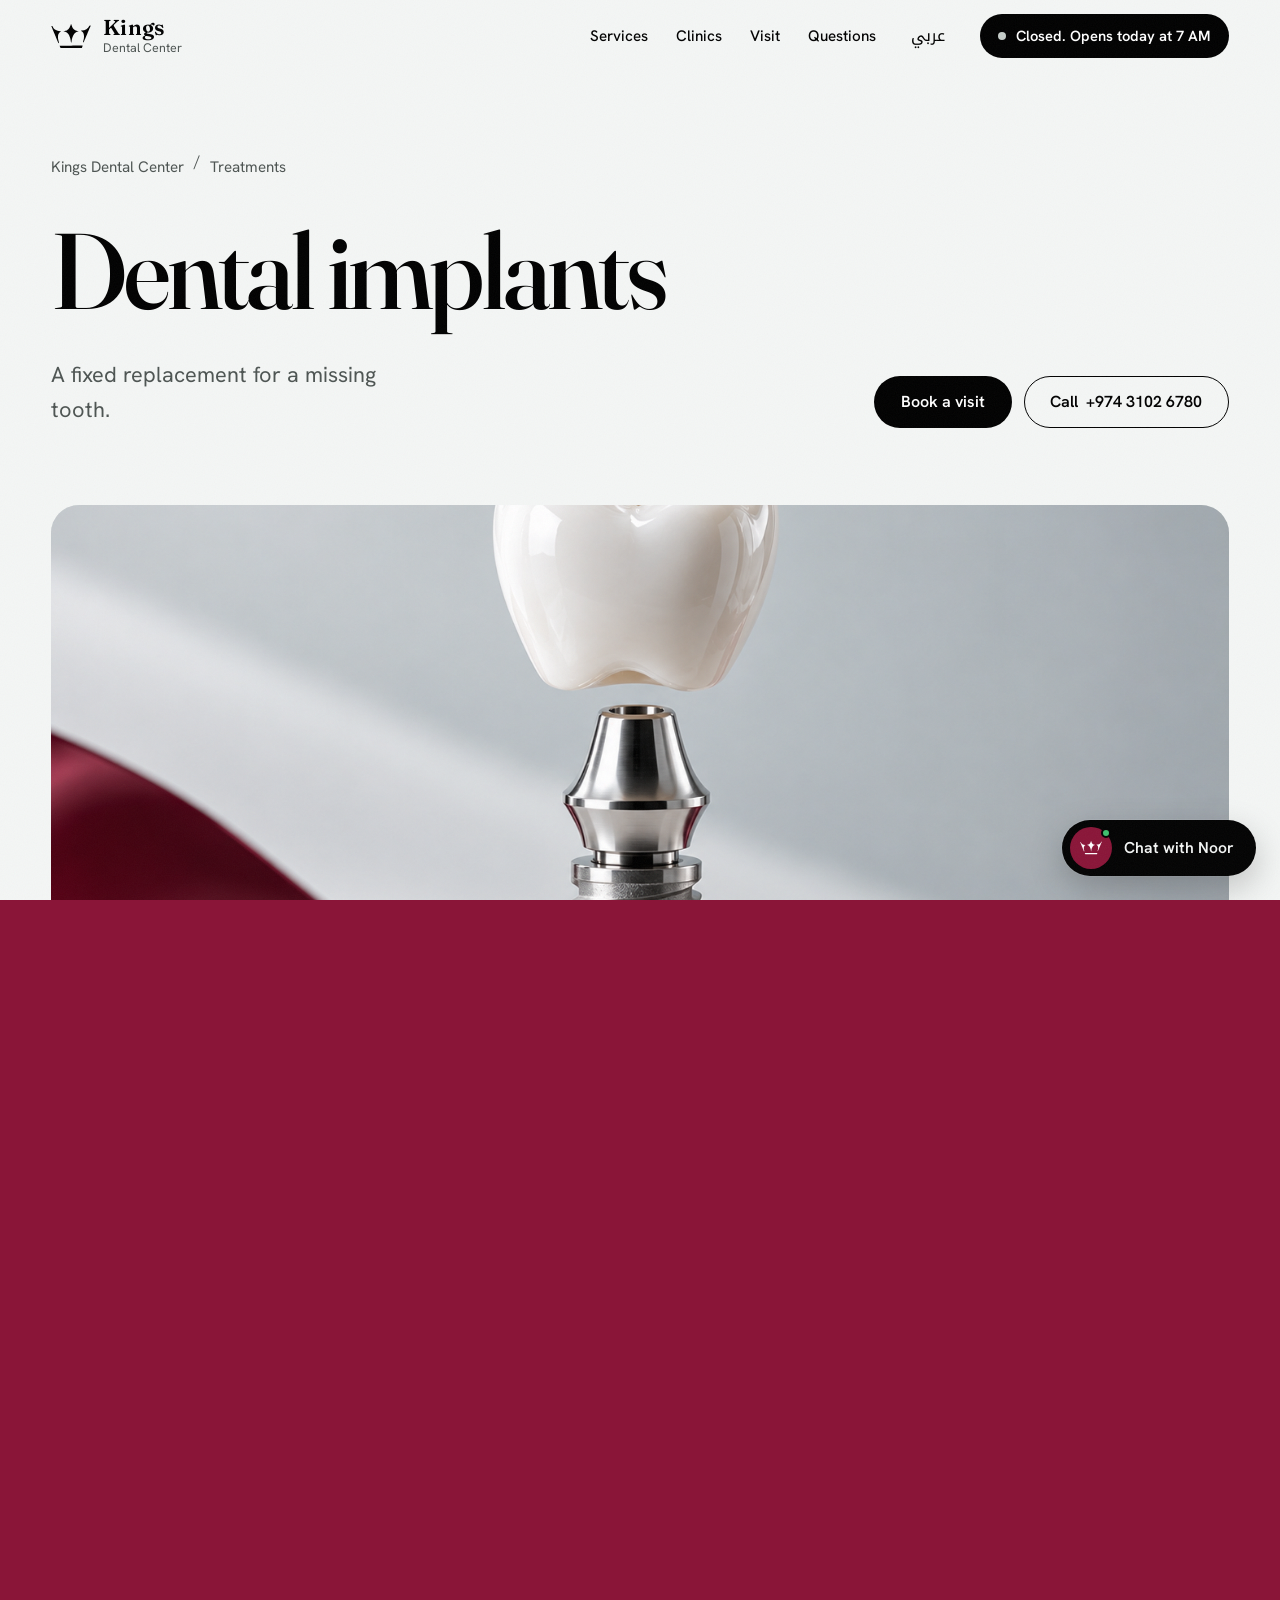
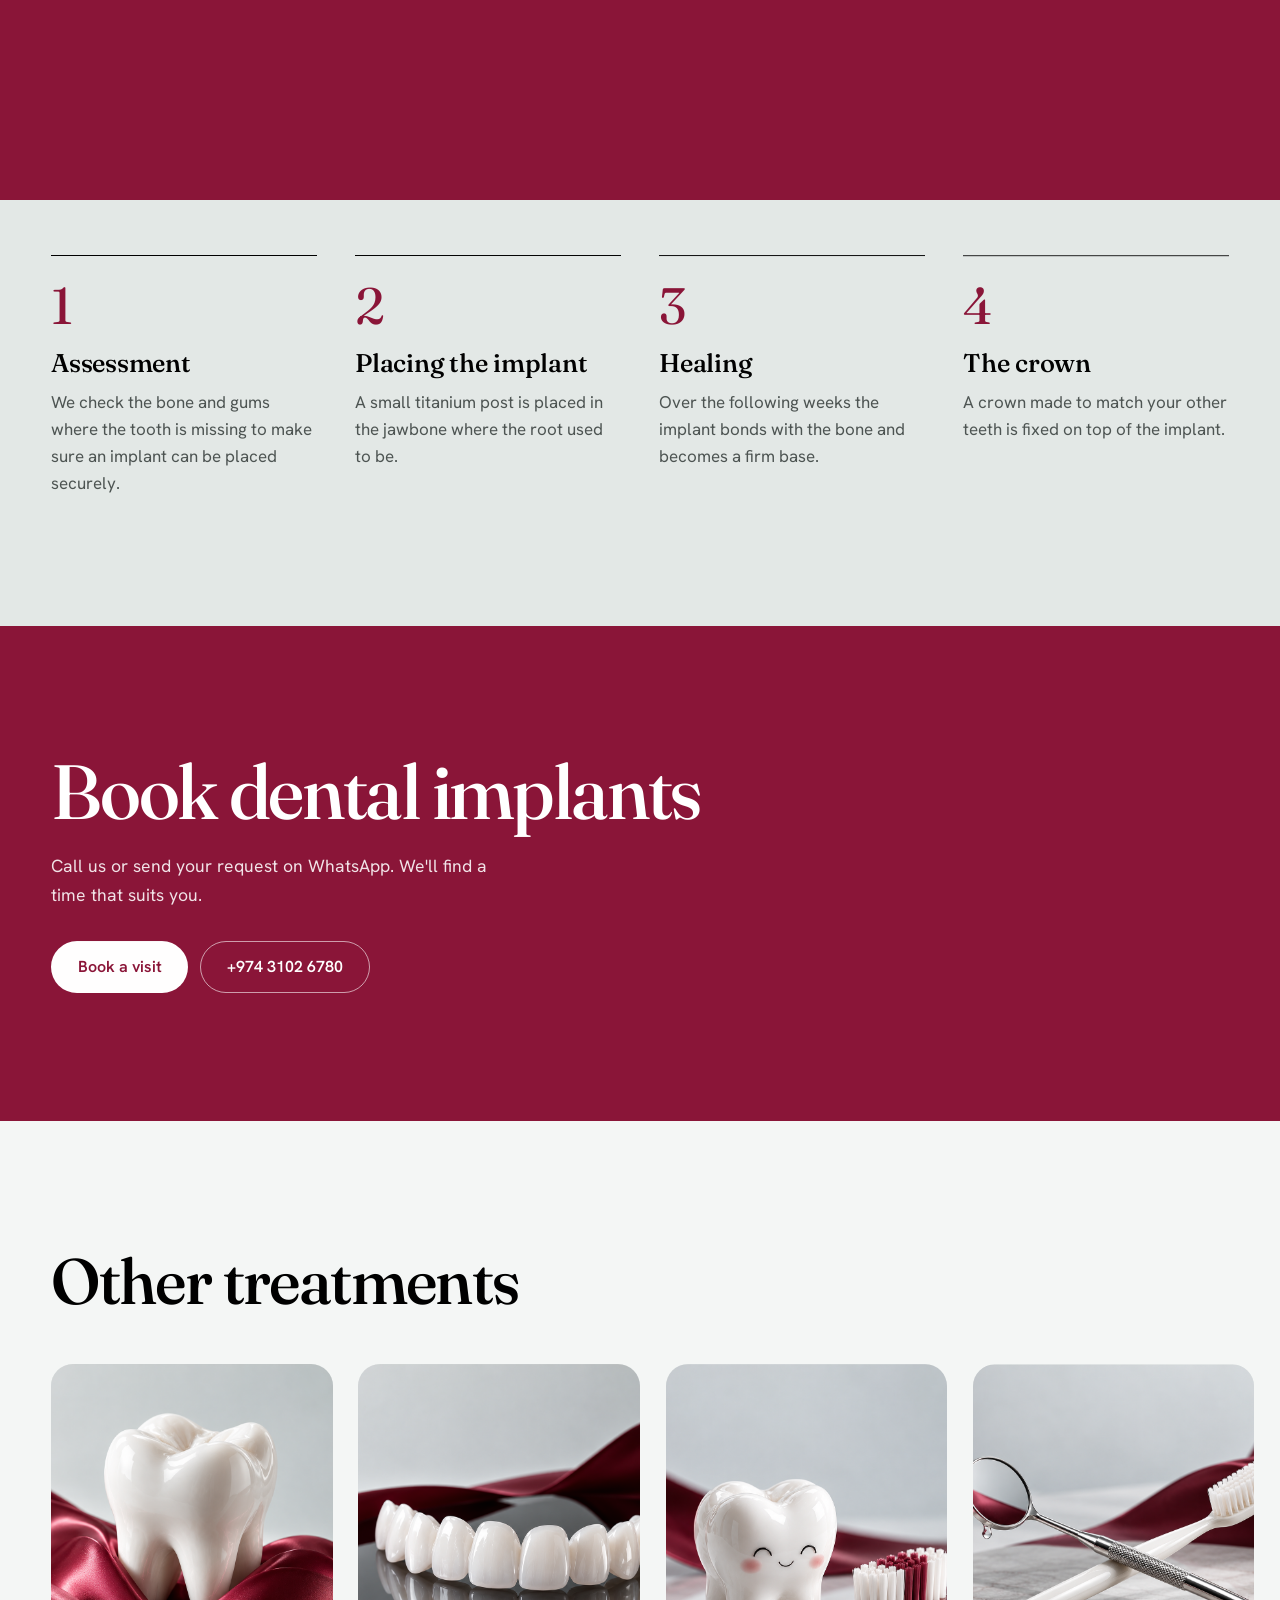
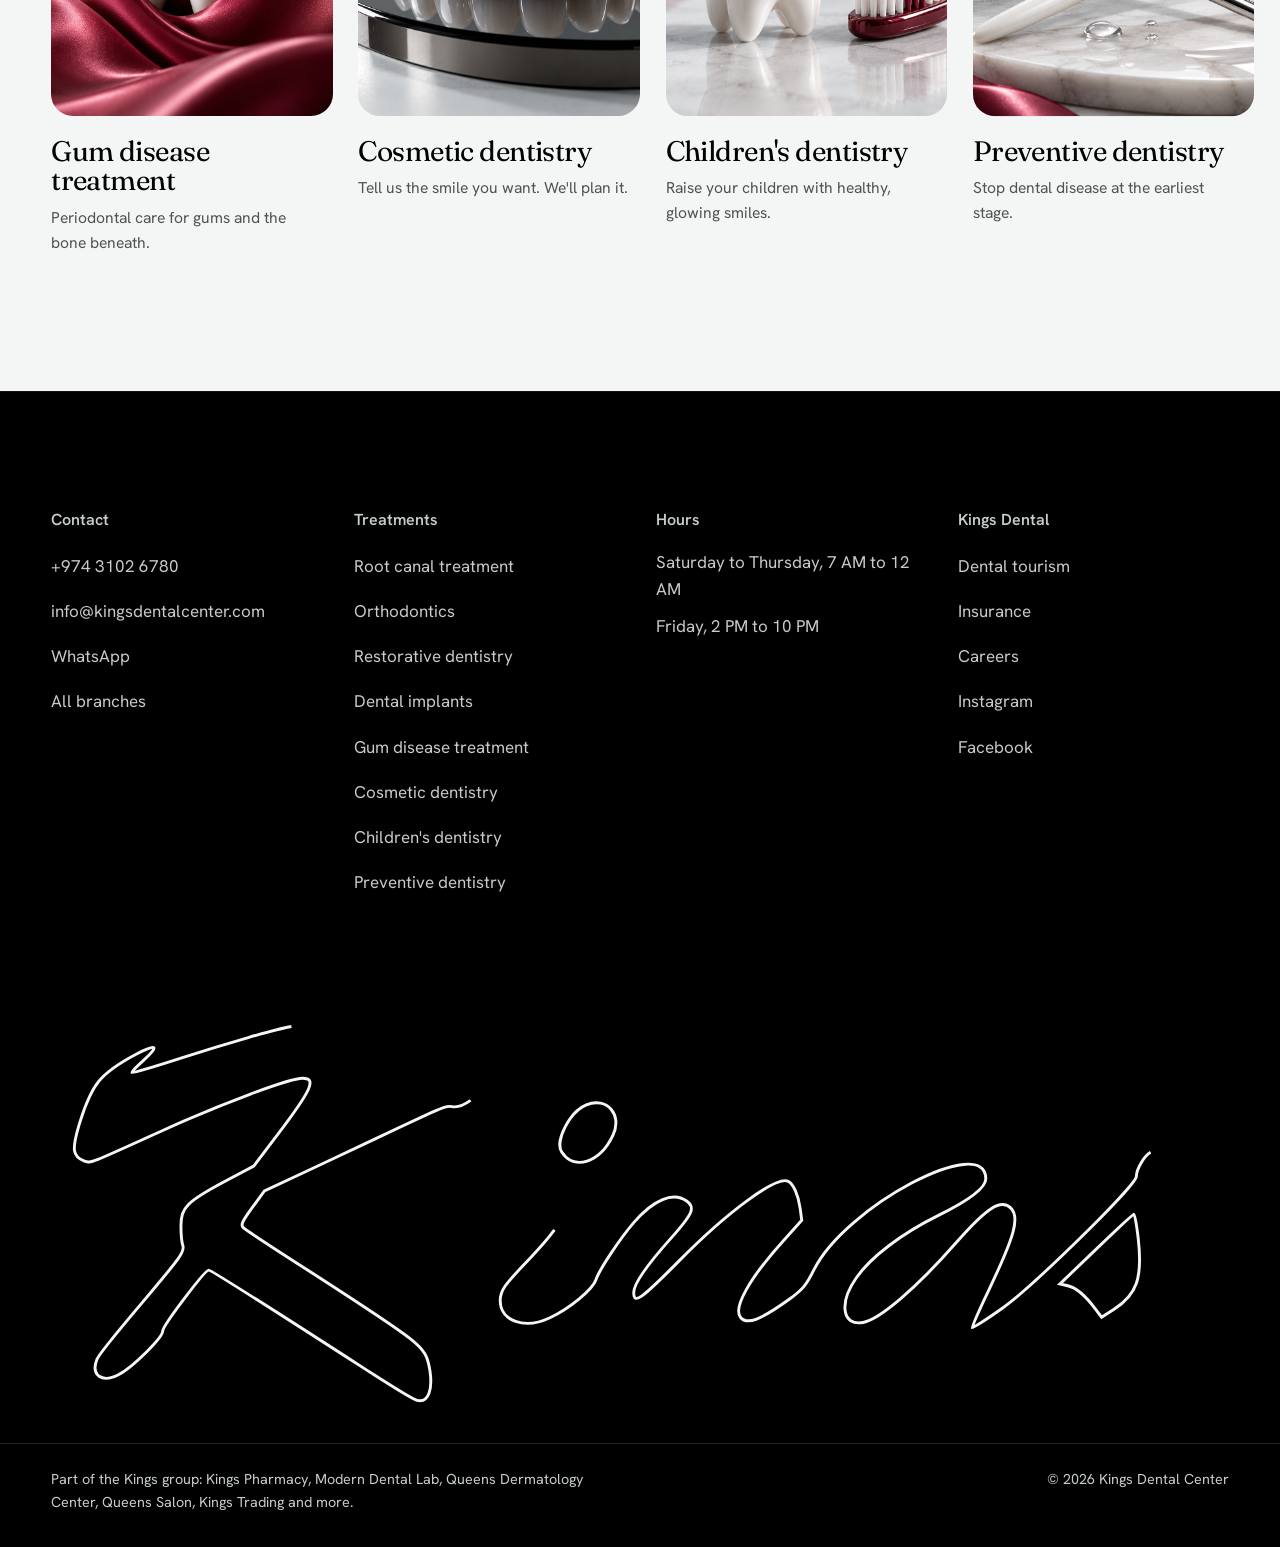
<file: site/treatments/implants.html>
<!doctype html>
<html lang="en" dir="ltr">
<head>
<meta charset="utf-8">
<meta name="viewport" content="width=device-width, initial-scale=1, viewport-fit=cover">
<title>Dental implants in Qatar | Kings Dental Center</title>
<meta name="description" content="Dental implants at Kings Dental Center in Qatar: a fixed replacement for a missing tooth that looks and works like your own.">
<link rel="canonical" href="https://kingsdentalcenter.com/treatments/implants">
<meta name="theme-color" content="#F4F6F5">
<meta property="og:title" content="Dental implants in Qatar | Kings Dental Center">
<meta property="og:description" content="Dental implants at Kings Dental Center in Qatar: a fixed replacement for a missing tooth that looks and works like your own.">
<meta property="og:image" content="https://kingsdentalcenter.com/assets/img/og.jpg">
<meta property="og:type" content="website">
<link rel="icon" href="../assets/logo/crown.svg?v=83c3bf92" type="image/svg+xml">
<link rel="preload" href="../fonts/fraunces-latin-opsz-normal.woff2" as="font" type="font/woff2" crossorigin>
<link rel="preload" href="../fonts/hanken-grotesk-latin-wght-normal.woff2" as="font" type="font/woff2" crossorigin>
<link rel="stylesheet" href="../css/fonts.css?v=f7cd680e">
<link rel="stylesheet" href="../css/style.css?v=64745b31">
<script type="application/ld+json">
[
 {
  "@context": "https://schema.org",
  "@type": "MedicalWebPage",
  "name": "Dental implants",
  "description": "Dental implants at Kings Dental Center in Qatar: a fixed replacement for a missing tooth that looks and works like your own.",
  "url": "https://kingsdentalcenter.com/treatments/implants",
  "about": {
   "@type": "MedicalProcedure",
   "name": "Dental implants"
  },
  "publisher": {
   "@type": "Dentist",
   "name": "Kings Dental Center",
   "telephone": "+974 3102 6780"
  }
 },
 {
  "@context": "https://schema.org",
  "@type": "BreadcrumbList",
  "itemListElement": [
   {
    "@type": "ListItem",
    "position": 1,
    "name": "Kings Dental Center",
    "item": "https://kingsdentalcenter.com/"
   },
   {
    "@type": "ListItem",
    "position": 2,
    "name": "Dental implants",
    "item": "https://kingsdentalcenter.com/treatments/implants"
   }
  ]
 }
]
</script>
<script>document.documentElement.classList.add('js');try{if(localStorage.getItem('kdc-lang')==='ar'){document.documentElement.lang='ar';document.documentElement.dir='rtl'}}catch(e){}</script>
</head>
<body data-page="treatment" data-slug="implants" data-root="../">
<a class="skip" href="#main" data-i18n="skip">Skip to content</a>

<header class="bar">
  <div class="bar__in wrap">
    <a class="brand" href="../index.html" aria-label="Kings Dental Center, home">
      <svg class="brand__crown" viewBox="100 228 815 492" aria-hidden="true"><path d="M 506.200 232.200 C 505.540 232.860, 505 233.992, 505 234.715 C 505 241.959, 488.695 282.016, 478.853 298.952 C 466.573 320.082, 448.019 341.889, 437.949 347.026 C 435.912 348.065, 433.997 349.567, 433.691 350.363 C 432.805 352.672, 407.015 364.705, 398.372 366.841 C 394.042 367.912, 385.325 369.053, 379 369.377 C 364.981 370.096, 361.927 370.883, 360.027 374.265 C 358.055 377.773, 358.189 377.844, 370.117 379.567 C 381.223 381.171, 400.668 387.928, 407.479 392.551 C 409.465 393.898, 411.319 395, 411.599 395 C 415.501 395, 437.967 415.408, 448.257 428.299 C 458.174 440.724, 471.249 462.316, 473.509 470 C 473.914 471.375, 474.738 473.115, 475.341 473.866 C 476.448 475.245, 477.511 477.783, 480.421 486 C 481.297 488.475, 482.461 491.281, 483.007 492.236 C 483.553 493.191, 484 494.852, 484 495.927 C 484 497.002, 484.398 498.128, 484.885 498.429 C 485.371 498.729, 486.019 500.219, 486.323 501.738 C 486.627 503.257, 488.254 508.534, 489.938 513.464 C 491.622 518.393, 493 523.591, 493 525.014 C 493 526.436, 493.411 528.028, 493.914 528.550 C 495.699 530.406, 503.995 577.679, 505.575 595 C 506.477 604.886, 507.127 606, 512 606 C 516.925 606, 517.551 604.882, 518.440 594.500 C 519.969 576.650, 527.400 532.595, 530.417 523.500 C 531.147 521.300, 532.449 517.025, 533.312 514 C 537.986 497.604, 538.195 496.985, 543.995 482.500 C 548.230 471.924, 559.629 449.082, 561.960 446.500 C 562.953 445.400, 564.457 443.150, 565.302 441.500 C 566.146 439.850, 568.786 436.170, 571.169 433.323 C 573.551 430.475, 576.850 426.260, 578.500 423.956 C 591.583 405.685, 625.468 383.710, 646.344 379.957 C 655.280 378.351, 657.196 377.398, 656.818 374.750 C 656.329 371.321, 652.386 370.099, 638.378 369.038 C 612.928 367.110, 590.293 357.120, 570.422 339.047 C 549.505 320.023, 530.220 285.499, 518.447 246 C 516.398 239.125, 514.279 232.938, 513.738 232.250 C 512.487 230.659, 507.772 230.628, 506.200 232.200 M 894.081 257.588 C 885.257 259.961, 882.670 262.114, 879.489 269.735 C 856.253 325.396, 799.085 359.780, 725.382 362.423 C 714.281 362.822, 713.047 363.336, 713.015 367.576 C 712.996 370.192, 715.881 372.780, 723.500 376.978 C 755.191 394.443, 770.645 425.582, 772.643 476 C 773.854 506.554, 769.126 537.247, 758.048 570.736 C 753.636 584.073, 752.959 591.005, 755.539 596.440 C 757.084 599.698, 763.629 606.738, 764.362 605.932 C 764.578 605.694, 767.018 600.100, 769.786 593.500 C 777.086 576.089, 793.326 537.448, 813.285 490 C 822.886 467.175, 847.265 409.125, 867.460 361 C 887.655 312.875, 905.263 271.083, 906.589 268.129 C 911.613 256.936, 907.959 253.857, 894.081 257.588 M 108.338 269.999 C 106.236 270.846, 106.464 271.555, 116.634 295.685 C 122.386 309.333, 128.659 324.676, 130.574 329.780 C 132.489 334.884, 135.009 341.184, 136.174 343.780 C 137.339 346.376, 138.718 349.625, 139.239 351 C 139.759 352.375, 140.818 354.774, 141.593 356.331 C 142.367 357.888, 143 359.639, 143 360.222 C 143 361.229, 144.250 364.111, 149.633 375.514 C 150.935 378.272, 152 381.283, 152 382.205 C 152 383.127, 152.415 384.138, 152.921 384.451 C 153.428 384.764, 154.601 387.154, 155.527 389.760 C 157.552 395.459, 158.930 398.904, 160.117 401.236 C 160.603 402.191, 161 403.476, 161 404.091 C 161 404.706, 162.171 407.525, 163.602 410.355 C 165.033 413.185, 167.516 419.100, 169.121 423.500 C 170.725 427.900, 172.456 432.400, 172.966 433.500 C 176.299 440.682, 180.001 449.348, 181.939 454.500 C 183.180 457.800, 184.559 461.400, 185.004 462.500 C 185.450 463.600, 186.482 466.300, 187.300 468.500 C 188.117 470.700, 190.342 475.875, 192.244 480 C 194.147 484.125, 196.730 490.200, 197.985 493.500 C 199.241 496.800, 200.718 500.625, 201.268 502 C 201.818 503.375, 202.607 505.400, 203.022 506.500 C 203.732 508.381, 207.865 518.469, 210.192 524 C 210.770 525.375, 211.856 527.681, 212.604 529.124 C 213.352 530.567, 221.883 551.705, 231.561 576.097 C 241.240 600.490, 249.392 620.825, 249.677 621.286 C 249.962 621.747, 251.167 620.859, 252.355 619.312 C 253.543 617.765, 256.424 614.640, 258.757 612.368 C 263.853 607.405, 264.047 605.412, 260.460 594.925 C 256.431 583.144, 252.382 567.203, 247.398 543.500 C 242.827 521.760, 242.767 521.223, 242.277 498 C 241.938 481.955, 242.154 472.755, 242.959 469 C 243.607 465.975, 244.525 461.250, 244.999 458.500 C 246.214 451.449, 248.591 441.913, 249.983 438.500 C 252.952 431.222, 257.924 421.218, 259.212 419.931 C 260.053 419.090, 261.440 417.051, 262.294 415.399 C 266.447 407.368, 284.023 392.712, 296.500 386.876 C 299.179 385.623, 299.500 384.993, 299.500 380.987 L 299.500 376.500 289.093 375.757 C 245.886 372.670, 219.899 365.049, 189.403 346.521 C 167.021 332.923, 142.049 304.107, 135.629 284.468 C 133.608 278.287, 128.748 272.211, 124.357 270.376 C 120.714 268.854, 111.703 268.642, 108.338 269.999 M 508.548 668.742 C 380.974 668.886, 276.226 669.374, 275.773 669.827 C 274.944 670.656, 276.914 675.605, 284.094 690.729 C 286.242 695.256, 288 699.256, 288 699.618 C 288 701.581, 296.211 717.001, 297.260 717.007 C 297.942 717.011, 394.986 717.014, 512.914 717.014 C 706.647 717.014, 727.495 716.862, 729.068 715.439 C 730.025 714.572, 732.038 709.957, 733.541 705.182 C 735.044 700.407, 736.845 694.700, 737.542 692.500 C 738.820 688.470, 740.448 684.249, 742.197 680.430 C 743.856 676.808, 743.720 668.577, 742 668.525 C 741.175 668.500, 636.122 668.598, 508.548 668.742" fill-rule="evenodd"/></svg>
      <span class="brand__words"><span class="brand__name">Kings</span> <span class="brand__sub" data-i18n="brandSub">Dental Center</span></span>
    </a>
    <nav class="nav" aria-label="Main">
      <a href="../index.html#services" data-i18n="navServices">Services</a>
      <a href="../index.html#clinics" data-i18n="navClinics">Clinics</a>
      <a href="../index.html#visit" data-i18n="navVisit">Visit</a>
      <a href="../index.html#faq" data-i18n="navFaq">Questions</a>
    </nav>
    <button class="lang" type="button" data-lang-toggle lang="ar">عربي</button>
    <button class="burger" type="button" aria-expanded="false" aria-controls="menu" data-menu-btn><span class="burger__l"></span><span class="burger__l"></span><span class="visually-hidden" data-i18n="menu">Menu</span></button>
    <a class="status status--bar" href="tel:+97431026780" data-status>
      <span class="status__dot"></span>
      <span class="status__text" data-status-text>Call +974 3102 6780</span>
    </a>
  </div>
</header>

<!-- Full-screen menu -->
<div class="menu" id="menu" hidden data-menu>
  <div class="menu__in wrap">
    <nav class="menu__main" aria-label="Menu">
      <a href="../index.html#services" data-i18n="navServices">Services</a>
      <a href="../index.html#clinics" data-i18n="navClinics">Clinics</a>
      <a href="../index.html#visit" data-i18n="navVisit">Visit</a>
      <a href="../index.html#faq" data-i18n="navFaq">Questions</a>
      <a href="../index.html#book" data-i18n="ctaBook">Book a visit</a>
    </nav>
    <div class="menu__side">
      <p class="menu__h" data-i18n="footTreat">Treatments</p>
      <div class="menu__treat"><a href="../treatments/root-canal.html" data-tname="root-canal">Root canal treatment</a>
      <a href="../treatments/orthodontics.html" data-tname="orthodontics">Orthodontics</a>
      <a href="../treatments/restorative.html" data-tname="restorative">Restorative dentistry</a>
      <a href="../treatments/implants.html" data-tname="implants">Dental implants</a>
      <a href="../treatments/gums.html" data-tname="gums">Gum disease treatment</a>
      <a href="../treatments/cosmetic.html" data-tname="cosmetic">Cosmetic dentistry</a>
      <a href="../treatments/children.html" data-tname="children">Children&#x27;s dentistry</a>
      <a href="../treatments/preventive.html" data-tname="preventive">Preventive dentistry</a></div>
      <div class="menu__contact">
        <a class="btn btn--light" href="tel:+97431026780" dir="ltr">+974 3102 6780</a>
        <a class="btn btn--line-light" href="http://wa.me/97431026780" target="_blank" rel="noopener">WhatsApp</a>
      </div>
    </div>
  </div>
</div>

<!-- Page transition curtain -->
<div class="curtain" aria-hidden="true"><svg class="curtain__crown" viewBox="100 228 815 492"><path d="M 506.200 232.200 C 505.540 232.860, 505 233.992, 505 234.715 C 505 241.959, 488.695 282.016, 478.853 298.952 C 466.573 320.082, 448.019 341.889, 437.949 347.026 C 435.912 348.065, 433.997 349.567, 433.691 350.363 C 432.805 352.672, 407.015 364.705, 398.372 366.841 C 394.042 367.912, 385.325 369.053, 379 369.377 C 364.981 370.096, 361.927 370.883, 360.027 374.265 C 358.055 377.773, 358.189 377.844, 370.117 379.567 C 381.223 381.171, 400.668 387.928, 407.479 392.551 C 409.465 393.898, 411.319 395, 411.599 395 C 415.501 395, 437.967 415.408, 448.257 428.299 C 458.174 440.724, 471.249 462.316, 473.509 470 C 473.914 471.375, 474.738 473.115, 475.341 473.866 C 476.448 475.245, 477.511 477.783, 480.421 486 C 481.297 488.475, 482.461 491.281, 483.007 492.236 C 483.553 493.191, 484 494.852, 484 495.927 C 484 497.002, 484.398 498.128, 484.885 498.429 C 485.371 498.729, 486.019 500.219, 486.323 501.738 C 486.627 503.257, 488.254 508.534, 489.938 513.464 C 491.622 518.393, 493 523.591, 493 525.014 C 493 526.436, 493.411 528.028, 493.914 528.550 C 495.699 530.406, 503.995 577.679, 505.575 595 C 506.477 604.886, 507.127 606, 512 606 C 516.925 606, 517.551 604.882, 518.440 594.500 C 519.969 576.650, 527.400 532.595, 530.417 523.500 C 531.147 521.300, 532.449 517.025, 533.312 514 C 537.986 497.604, 538.195 496.985, 543.995 482.500 C 548.230 471.924, 559.629 449.082, 561.960 446.500 C 562.953 445.400, 564.457 443.150, 565.302 441.500 C 566.146 439.850, 568.786 436.170, 571.169 433.323 C 573.551 430.475, 576.850 426.260, 578.500 423.956 C 591.583 405.685, 625.468 383.710, 646.344 379.957 C 655.280 378.351, 657.196 377.398, 656.818 374.750 C 656.329 371.321, 652.386 370.099, 638.378 369.038 C 612.928 367.110, 590.293 357.120, 570.422 339.047 C 549.505 320.023, 530.220 285.499, 518.447 246 C 516.398 239.125, 514.279 232.938, 513.738 232.250 C 512.487 230.659, 507.772 230.628, 506.200 232.200 M 894.081 257.588 C 885.257 259.961, 882.670 262.114, 879.489 269.735 C 856.253 325.396, 799.085 359.780, 725.382 362.423 C 714.281 362.822, 713.047 363.336, 713.015 367.576 C 712.996 370.192, 715.881 372.780, 723.500 376.978 C 755.191 394.443, 770.645 425.582, 772.643 476 C 773.854 506.554, 769.126 537.247, 758.048 570.736 C 753.636 584.073, 752.959 591.005, 755.539 596.440 C 757.084 599.698, 763.629 606.738, 764.362 605.932 C 764.578 605.694, 767.018 600.100, 769.786 593.500 C 777.086 576.089, 793.326 537.448, 813.285 490 C 822.886 467.175, 847.265 409.125, 867.460 361 C 887.655 312.875, 905.263 271.083, 906.589 268.129 C 911.613 256.936, 907.959 253.857, 894.081 257.588 M 108.338 269.999 C 106.236 270.846, 106.464 271.555, 116.634 295.685 C 122.386 309.333, 128.659 324.676, 130.574 329.780 C 132.489 334.884, 135.009 341.184, 136.174 343.780 C 137.339 346.376, 138.718 349.625, 139.239 351 C 139.759 352.375, 140.818 354.774, 141.593 356.331 C 142.367 357.888, 143 359.639, 143 360.222 C 143 361.229, 144.250 364.111, 149.633 375.514 C 150.935 378.272, 152 381.283, 152 382.205 C 152 383.127, 152.415 384.138, 152.921 384.451 C 153.428 384.764, 154.601 387.154, 155.527 389.760 C 157.552 395.459, 158.930 398.904, 160.117 401.236 C 160.603 402.191, 161 403.476, 161 404.091 C 161 404.706, 162.171 407.525, 163.602 410.355 C 165.033 413.185, 167.516 419.100, 169.121 423.500 C 170.725 427.900, 172.456 432.400, 172.966 433.500 C 176.299 440.682, 180.001 449.348, 181.939 454.500 C 183.180 457.800, 184.559 461.400, 185.004 462.500 C 185.450 463.600, 186.482 466.300, 187.300 468.500 C 188.117 470.700, 190.342 475.875, 192.244 480 C 194.147 484.125, 196.730 490.200, 197.985 493.500 C 199.241 496.800, 200.718 500.625, 201.268 502 C 201.818 503.375, 202.607 505.400, 203.022 506.500 C 203.732 508.381, 207.865 518.469, 210.192 524 C 210.770 525.375, 211.856 527.681, 212.604 529.124 C 213.352 530.567, 221.883 551.705, 231.561 576.097 C 241.240 600.490, 249.392 620.825, 249.677 621.286 C 249.962 621.747, 251.167 620.859, 252.355 619.312 C 253.543 617.765, 256.424 614.640, 258.757 612.368 C 263.853 607.405, 264.047 605.412, 260.460 594.925 C 256.431 583.144, 252.382 567.203, 247.398 543.500 C 242.827 521.760, 242.767 521.223, 242.277 498 C 241.938 481.955, 242.154 472.755, 242.959 469 C 243.607 465.975, 244.525 461.250, 244.999 458.500 C 246.214 451.449, 248.591 441.913, 249.983 438.500 C 252.952 431.222, 257.924 421.218, 259.212 419.931 C 260.053 419.090, 261.440 417.051, 262.294 415.399 C 266.447 407.368, 284.023 392.712, 296.500 386.876 C 299.179 385.623, 299.500 384.993, 299.500 380.987 L 299.500 376.500 289.093 375.757 C 245.886 372.670, 219.899 365.049, 189.403 346.521 C 167.021 332.923, 142.049 304.107, 135.629 284.468 C 133.608 278.287, 128.748 272.211, 124.357 270.376 C 120.714 268.854, 111.703 268.642, 108.338 269.999 M 508.548 668.742 C 380.974 668.886, 276.226 669.374, 275.773 669.827 C 274.944 670.656, 276.914 675.605, 284.094 690.729 C 286.242 695.256, 288 699.256, 288 699.618 C 288 701.581, 296.211 717.001, 297.260 717.007 C 297.942 717.011, 394.986 717.014, 512.914 717.014 C 706.647 717.014, 727.495 716.862, 729.068 715.439 C 730.025 714.572, 732.038 709.957, 733.541 705.182 C 735.044 700.407, 736.845 694.700, 737.542 692.500 C 738.820 688.470, 740.448 684.249, 742.197 680.430 C 743.856 676.808, 743.720 668.577, 742 668.525 C 741.175 668.500, 636.122 668.598, 508.548 668.742" fill-rule="evenodd"/></svg></div>

<main id="main">

<section class="th">
  <div class="wrap th__in">
    <nav class="crumb" aria-label="Breadcrumb">
      <a href="../index.html" data-i18n="backHome">Kings Dental Center</a>
      <span aria-hidden="true">/</span>
      <a href="../index.html#services" data-i18n="treatCrumb">Treatments</a>
    </nav>
    <h1 class="th__title" data-tf="name">Dental implants</h1>
    <div class="th__row">
      <p class="th__lead" data-tf="lead">A fixed replacement for a missing tooth.</p>
      <div class="th__actions">
        <a class="btn btn--ink" href="../index.html?service=implants#book" data-i18n="ctaBook">Book a visit</a>
        <a class="btn btn--line" href="tel:+97431026780"><span data-i18n="ctaCall">Call</span> <span class="num" dir="ltr">+974 3102 6780</span></a>
      </div>
    </div>
  </div>
  <figure class="th__media wrap">
    <div class="th__frame"><img src="../assets/img/services/implants.png?v=60717208" alt="Dental implants at Kings Dental Center" width="1448" height="1086" fetchpriority="high"></div>
  </figure>
</section>

<section class="tbody">
  <div class="wrap tbody__grid">
    <p class="tbody__intro" data-tf="intro">A dental implant replaces the root of a missing tooth. Once it has bonded with the jawbone, it supports a crown that looks, feels and works like a natural tooth, without relying on the teeth next to it.</p>
    <div class="tbody__at">
      <h2 class="tbody__h" data-i18n="atKings">At Kings Dental Center</h2>
      <p data-tf="at">Not everyone is ready for an implant straight away, so we start by assessing your bone and gums. Then we plan each stage with you, from placing the implant to fitting the final crown.</p>
    </div>
  </div>
</section>

<section class="tsteps" aria-labelledby="tsteps-title">
  <div class="wrap">
    <h2 id="tsteps-title" class="sec-title" data-tf="stepsTitle">The stages of an implant</h2>
    <ol class="tsteps__list is-ordered"><li class="tstep"><span class="tstep__n" aria-hidden="true">1</span><h3 class="tstep__t" data-tf="steps.0.0">Assessment</h3><p class="tstep__d" data-tf="steps.0.1">We check the bone and gums where the tooth is missing to make sure an implant can be placed securely.</p></li><li class="tstep"><span class="tstep__n" aria-hidden="true">2</span><h3 class="tstep__t" data-tf="steps.1.0">Placing the implant</h3><p class="tstep__d" data-tf="steps.1.1">A small titanium post is placed in the jawbone where the root used to be.</p></li><li class="tstep"><span class="tstep__n" aria-hidden="true">3</span><h3 class="tstep__t" data-tf="steps.2.0">Healing</h3><p class="tstep__d" data-tf="steps.2.1">Over the following weeks the implant bonds with the bone and becomes a firm base.</p></li><li class="tstep"><span class="tstep__n" aria-hidden="true">4</span><h3 class="tstep__t" data-tf="steps.3.0">The crown</h3><p class="tstep__d" data-tf="steps.3.1">A crown made to match your other teeth is fixed on top of the implant.</p></li></ol>
  </div>
</section>

<section class="tcta" aria-labelledby="tcta-title">
  <video class="tcta__bg" data-src="../assets/video/silk-loop.mp4?v=25ef8412" muted loop playsinline preload="none" aria-hidden="true"></video>
  <div class="wrap tcta__in">
    <h2 id="tcta-title" class="tcta__title" data-book-name>Book dental implants</h2>
    <p class="tcta__text" data-i18n="treatCtaText">Call us or send your request on WhatsApp. We'll find a time that suits you.</p>
    <div class="tcta__actions">
      <a class="btn btn--light" href="../index.html?service=implants#book" data-i18n="ctaBook">Book a visit</a>
      <a class="btn btn--line-light" href="tel:+97431026780" dir="ltr">+974 3102 6780</a>
    </div>
  </div>
</section>

<section class="tmore" aria-labelledby="tmore-title">
  <div class="wrap">
    <h2 id="tmore-title" class="sec-title" data-i18n="otherTreat">Other treatments</h2>
  </div>
  <div class="tmore__viewport">
    <ul class="tmore__track">
      <li><a class="tcard" href="../treatments/gums.html"><span class="tcard__media"><img src="../assets/img/services/gums.png?v=1c68962f" alt="" width="1448" height="1086" loading="lazy"></span><span class="tcard__name" data-tname="gums">Gum disease treatment</span><span class="tcard__lead" data-tlead="gums">Periodontal care for gums and the bone beneath.</span></a></li>
      <li><a class="tcard" href="../treatments/cosmetic.html"><span class="tcard__media"><img src="../assets/img/services/cosmetic.png?v=7ab4de9b" alt="" width="1448" height="1086" loading="lazy"></span><span class="tcard__name" data-tname="cosmetic">Cosmetic dentistry</span><span class="tcard__lead" data-tlead="cosmetic">Tell us the smile you want. We&#x27;ll plan it.</span></a></li>
      <li><a class="tcard" href="../treatments/children.html"><span class="tcard__media"><img src="../assets/img/services/children.png?v=4a0a98f2" alt="" width="1448" height="1086" loading="lazy"></span><span class="tcard__name" data-tname="children">Children&#x27;s dentistry</span><span class="tcard__lead" data-tlead="children">Raise your children with healthy, glowing smiles.</span></a></li>
      <li><a class="tcard" href="../treatments/preventive.html"><span class="tcard__media"><img src="../assets/img/services/preventive.png?v=8c4e0afb" alt="" width="1448" height="1086" loading="lazy"></span><span class="tcard__name" data-tname="preventive">Preventive dentistry</span><span class="tcard__lead" data-tlead="preventive">Stop dental disease at the earliest stage.</span></a></li>
      <li><a class="tcard" href="../treatments/root-canal.html"><span class="tcard__media"><img src="../assets/img/services/root-canal.png?v=4f96a5e6" alt="" width="1448" height="1086" loading="lazy"></span><span class="tcard__name" data-tname="root-canal">Root canal treatment</span><span class="tcard__lead" data-tlead="root-canal">The treatment that saves a badly decayed tooth.</span></a></li>
      <li><a class="tcard" href="../treatments/orthodontics.html"><span class="tcard__media"><img src="../assets/img/services/orthodontics.png?v=edfaeb09" alt="" width="1448" height="1086" loading="lazy"></span><span class="tcard__name" data-tname="orthodontics">Orthodontics</span><span class="tcard__lead" data-tlead="orthodontics">Straighter teeth and a healthier bite.</span></a></li>
      <li><a class="tcard" href="../treatments/restorative.html"><span class="tcard__media"><img src="../assets/img/services/restorative.png?v=65b23a31" alt="" width="1448" height="1086" loading="lazy"></span><span class="tcard__name" data-tname="restorative">Restorative dentistry</span><span class="tcard__lead" data-tlead="restorative">Fillings that rebuild a tooth after decay.</span></a></li>
    </ul>
  </div>
</section>

</main>
<footer class="foot">
  <div class="wrap foot__grid">
    <div class="foot__col">
      <h3 class="foot__h" data-i18n="footContact">Contact</h3>
      <a href="tel:+97431026780" dir="ltr">+974 3102 6780</a>
      <a href="mailto:info@kingsdentalcenter.com" dir="ltr">info@kingsdentalcenter.com</a>
      <a href="http://wa.me/97431026780" target="_blank" rel="noopener">WhatsApp</a>
      <a href="../index.html#clinics" data-i18n="allBranches">All branches</a>
    </div>
    <div class="foot__col">
      <h3 class="foot__h" data-i18n="footTreat">Treatments</h3>
      <a href="../treatments/root-canal.html" data-tname="root-canal">Root canal treatment</a>
      <a href="../treatments/orthodontics.html" data-tname="orthodontics">Orthodontics</a>
      <a href="../treatments/restorative.html" data-tname="restorative">Restorative dentistry</a>
      <a href="../treatments/implants.html" data-tname="implants">Dental implants</a>
      <a href="../treatments/gums.html" data-tname="gums">Gum disease treatment</a>
      <a href="../treatments/cosmetic.html" data-tname="cosmetic">Cosmetic dentistry</a>
      <a href="../treatments/children.html" data-tname="children">Children&#x27;s dentistry</a>
      <a href="../treatments/preventive.html" data-tname="preventive">Preventive dentistry</a>
    </div>
    <div class="foot__col">
      <h3 class="foot__h" data-i18n="footHours">Hours</h3>
      <span data-i18n="footHours1">Saturday to Thursday, 7 AM to 12 AM</span>
      <span data-i18n="footHours2">Friday, 2 PM to 10 PM</span>
    </div>
    <div class="foot__col">
      <h3 class="foot__h" data-i18n="footMore">Kings Dental</h3>
      <a href="../index.html#faq" data-i18n="footTourism">Dental tourism</a>
      <a href="../index.html#insurance" data-i18n="navInsurance">Insurance</a>
      <a href="mailto:info@kingsdentalcenter.com?subject=Careers" data-i18n="footCareers">Careers</a>
      <a href="https://www.instagram.com/kingsdentalcenter/" target="_blank" rel="noopener">Instagram</a>
      <a href="https://www.facebook.com/kingsdentalqatar/" target="_blank" rel="noopener">Facebook</a>
    </div>
  </div>
  <div class="foot__mark wrap" aria-hidden="true">
    <svg class="foot__script" viewBox="265 755 485 165"><path d="M 364 24.694 C 357.770 25.745, 337.778 31.462, 319.152 37.520 C 307.960 41.159, 298.605 43.939, 298.363 43.696 C 298.120 43.454, 300.252 41.160, 303.100 38.600 C 309.754 32.617, 308.624 31.597, 300.234 36.013 C 285.210 43.922, 281.589 48.407, 276.499 65.417 C 273.515 75.392, 273.923 78.260, 278.580 80.030 C 281.358 81.087, 280.392 81.460, 311 67.502 C 335.257 56.441, 363.237 46, 368.622 46 C 374.522 46, 372.428 50.633, 357.838 69.861 L 348.500 82.168 336.704 88.399 C 321.017 96.685, 318.497 99.231, 318.511 106.768 C 318.517 109.921, 318.884 113.662, 319.327 115.082 C 320.054 117.414, 318.417 119.691, 302.469 138.522 C 292.755 149.993, 284.375 160.514, 283.848 161.901 C 281.382 168.387, 285.969 171.587, 292.764 168.120 C 298.442 165.224, 311 152.817, 311 150.104 C 311 147.943, 328.345 125, 329.978 125 C 330.785 125, 351.147 137.884, 392.988 164.868 C 404.257 172.135, 414.500 178.338, 415.751 178.652 C 420.400 179.819, 422.520 174.164, 420.828 165.110 C 419.202 156.408, 417.999 155.447, 370 124.543 C 356.525 115.868, 344.894 108.199, 344.153 107.502 C 343.037 106.452, 343.670 105.049, 347.854 99.295 L 352.902 92.355 368.701 84.994 C 377.391 80.945, 390.125 74.962, 397 71.698 C 426.723 57.586, 427.625 57.206, 430.188 57.696 C 435.153 58.645, 443.290 51.919, 450.025 41.299 C 453.609 35.648, 453.867 33, 450.834 33 C 449.642 33, 430.492 42.050, 408.278 53.111 C 386.063 64.172, 367.653 72.986, 367.365 72.699 C 367.078 72.411, 370.950 66.290, 375.970 59.097 C 387.750 42.218, 387.903 41.763, 384.419 33.999 C 380.164 24.517, 376.080 22.656, 364 24.694 M 485.468 56.950 C 478.702 59.693, 472.376 71.872, 475.355 76.419 C 480.475 84.233, 491.083 80.774, 496.406 69.556 C 500.478 60.975, 493.989 53.496, 485.468 56.950 M 717.881 76.503 C 715.220 77.950, 712 83.419, 712 86.495 C 712 90.019, 669.397 131.834, 656.661 140.811 C 650.149 145.400, 644.633 148.966, 644.401 148.734 C 644.170 148.503, 647.180 141.657, 651.091 133.521 C 661.970 110.887, 664.058 103.201, 660.336 99.479 C 656.325 95.468, 650.612 99.080, 637.740 113.765 C 621.426 132.374, 606.370 145.277, 599.452 146.575 C 590.827 148.193, 589.385 138.589, 596.689 128.162 C 602.744 119.519, 615.303 109.998, 630.693 102.386 C 643.672 95.966, 650 91.055, 650 87.399 C 650 68.185, 592.093 98.822, 579.234 124.841 C 576.074 131.236, 574.576 133.038, 569.191 136.928 C 557.210 145.584, 551.637 147.677, 549.009 144.511 C 545.802 140.646, 552.493 128.629, 566.551 113.007 L 574.193 104.515 573.541 99.601 C 572.803 94.033, 570.597 89.166, 568.436 88.337 C 563.456 86.426, 543.831 100.828, 523.783 121.104 C 507.763 137.307, 505 139.239, 505 134.237 C 505 130.633, 509.710 123.768, 520.368 111.836 C 529.410 101.712, 530.484 99.153, 526.777 96.557 C 521.202 92.651, 513.195 95.902, 505.078 105.366 C 499.147 112.281, 490.803 124.881, 489.427 129 C 488.094 132.991, 478.717 140.727, 470.500 144.615 C 460.035 149.566, 450 146.084, 450 137.500 C 450 133.424, 451.520 131.279, 462.402 120 C 480.563 101.176, 484.150 89, 471.534 89 C 464.081 89, 456.702 94.109, 447.133 105.893 C 436.912 118.479, 433.619 126.189, 433.731 137.272 C 433.967 160.649, 445.635 172.356, 461.500 165.136 C 466.718 162.761, 479.602 152.347, 483.797 147.113 C 487.962 141.918, 488.586 141.962, 489.345 147.503 C 490.498 155.915, 495.998 163.636, 499.865 162.273 C 502.662 161.286, 504.965 158.883, 514.983 146.500 C 526.780 131.918, 543.531 116, 547.080 116 C 547.509 116, 545 120.670, 541.506 126.377 C 530.853 143.777, 528.687 148.669, 528.587 155.544 C 528.479 163.060, 530.512 166.630, 535.427 167.552 C 542.165 168.816, 549.215 164.592, 567 148.637 C 575.807 140.735, 577 139.999, 577 142.462 C 577 146.025, 581.509 155.451, 584.938 159.055 C 592.942 167.470, 604.262 162.823, 627.321 141.658 C 639.602 130.385, 639.520 129.873, 628.881 151.431 C 622.754 163.847, 622.202 164.600, 615 170.369 C 595.441 186.036, 581.443 203.192, 578.882 214.636 C 574.300 235.109, 600.412 216.555, 622.431 183.689 L 632.354 168.879 650.695 154.439 C 660.783 146.498, 669.253 140, 669.518 140 C 669.783 140, 670.010 141.238, 670.022 142.750 C 670.078 149.756, 678.036 159.917, 686.634 163.958 C 699.254 169.890, 711.007 166.345, 731.500 150.423 C 743.242 141.300, 746.215 137.920, 745.823 134.138 L 745.500 131.022 737 137.148 C 725.738 145.266, 719.026 148.309, 711.250 148.821 C 703.805 149.312, 703.516 148.488, 709.744 144.536 C 712.314 142.906, 717.470 138.691, 721.202 135.170 C 734.578 122.553, 737.093 111.992, 731.628 91.401 C 730.153 85.846, 729.234 80.553, 729.585 79.638 C 731.183 75.474, 723.542 73.427, 717.881 76.503 M 695.480 116.369 L 680.534 130.739 683.740 131.443 C 687.140 132.190, 690.842 135.292, 695.093 140.955 L 697.687 144.410 702.815 141.119 C 712.225 135.080, 714.607 128.193, 712.801 112.250 C 712.162 106.612, 711.367 102, 711.033 102 C 710.699 102, 703.700 108.466, 695.480 116.369" transform="translate(0 740)" fill-rule="evenodd"/></svg>
  </div>
  <div class="wrap foot__base">
    <p data-i18n="family">Part of the Kings group: Kings Pharmacy, Modern Dental Lab, Queens Dermatology Center, Queens Salon, Kings Trading and more.</p>
    <p>&copy; <span data-year></span> Kings Dental Center</p>
  </div>
</footer>

<nav class="dock" aria-label="Quick contact">
  <a class="dock__call" href="tel:+97431026780" aria-label="Call +974 3102 6780">
    <svg class="dock__ico" viewBox="0 0 24 24" aria-hidden="true"><path d="M6.6 3.5h2.6l1.4 4-2 1.5a12 12 0 0 0 6.4 6.4l1.5-2 4 1.4v2.6a1.8 1.8 0 0 1-2 1.8A16.6 16.6 0 0 1 4.8 5.5a1.8 1.8 0 0 1 1.8-2Z" fill="none" stroke="currentColor" stroke-width="1.7" stroke-linejoin="round"/></svg>
    <span data-i18n="dockCall">Call</span><span class="status__dot dock__dot"></span>
  </a>
  <button class="dock__chat" type="button" data-open-chat>
    <svg class="dock__chat-crown" viewBox="100 228 815 492" aria-hidden="true"><path d="M 506.200 232.200 C 505.540 232.860, 505 233.992, 505 234.715 C 505 241.959, 488.695 282.016, 478.853 298.952 C 466.573 320.082, 448.019 341.889, 437.949 347.026 C 435.912 348.065, 433.997 349.567, 433.691 350.363 C 432.805 352.672, 407.015 364.705, 398.372 366.841 C 394.042 367.912, 385.325 369.053, 379 369.377 C 364.981 370.096, 361.927 370.883, 360.027 374.265 C 358.055 377.773, 358.189 377.844, 370.117 379.567 C 381.223 381.171, 400.668 387.928, 407.479 392.551 C 409.465 393.898, 411.319 395, 411.599 395 C 415.501 395, 437.967 415.408, 448.257 428.299 C 458.174 440.724, 471.249 462.316, 473.509 470 C 473.914 471.375, 474.738 473.115, 475.341 473.866 C 476.448 475.245, 477.511 477.783, 480.421 486 C 481.297 488.475, 482.461 491.281, 483.007 492.236 C 483.553 493.191, 484 494.852, 484 495.927 C 484 497.002, 484.398 498.128, 484.885 498.429 C 485.371 498.729, 486.019 500.219, 486.323 501.738 C 486.627 503.257, 488.254 508.534, 489.938 513.464 C 491.622 518.393, 493 523.591, 493 525.014 C 493 526.436, 493.411 528.028, 493.914 528.550 C 495.699 530.406, 503.995 577.679, 505.575 595 C 506.477 604.886, 507.127 606, 512 606 C 516.925 606, 517.551 604.882, 518.440 594.500 C 519.969 576.650, 527.400 532.595, 530.417 523.500 C 531.147 521.300, 532.449 517.025, 533.312 514 C 537.986 497.604, 538.195 496.985, 543.995 482.500 C 548.230 471.924, 559.629 449.082, 561.960 446.500 C 562.953 445.400, 564.457 443.150, 565.302 441.500 C 566.146 439.850, 568.786 436.170, 571.169 433.323 C 573.551 430.475, 576.850 426.260, 578.500 423.956 C 591.583 405.685, 625.468 383.710, 646.344 379.957 C 655.280 378.351, 657.196 377.398, 656.818 374.750 C 656.329 371.321, 652.386 370.099, 638.378 369.038 C 612.928 367.110, 590.293 357.120, 570.422 339.047 C 549.505 320.023, 530.220 285.499, 518.447 246 C 516.398 239.125, 514.279 232.938, 513.738 232.250 C 512.487 230.659, 507.772 230.628, 506.200 232.200 M 894.081 257.588 C 885.257 259.961, 882.670 262.114, 879.489 269.735 C 856.253 325.396, 799.085 359.780, 725.382 362.423 C 714.281 362.822, 713.047 363.336, 713.015 367.576 C 712.996 370.192, 715.881 372.780, 723.500 376.978 C 755.191 394.443, 770.645 425.582, 772.643 476 C 773.854 506.554, 769.126 537.247, 758.048 570.736 C 753.636 584.073, 752.959 591.005, 755.539 596.440 C 757.084 599.698, 763.629 606.738, 764.362 605.932 C 764.578 605.694, 767.018 600.100, 769.786 593.500 C 777.086 576.089, 793.326 537.448, 813.285 490 C 822.886 467.175, 847.265 409.125, 867.460 361 C 887.655 312.875, 905.263 271.083, 906.589 268.129 C 911.613 256.936, 907.959 253.857, 894.081 257.588 M 108.338 269.999 C 106.236 270.846, 106.464 271.555, 116.634 295.685 C 122.386 309.333, 128.659 324.676, 130.574 329.780 C 132.489 334.884, 135.009 341.184, 136.174 343.780 C 137.339 346.376, 138.718 349.625, 139.239 351 C 139.759 352.375, 140.818 354.774, 141.593 356.331 C 142.367 357.888, 143 359.639, 143 360.222 C 143 361.229, 144.250 364.111, 149.633 375.514 C 150.935 378.272, 152 381.283, 152 382.205 C 152 383.127, 152.415 384.138, 152.921 384.451 C 153.428 384.764, 154.601 387.154, 155.527 389.760 C 157.552 395.459, 158.930 398.904, 160.117 401.236 C 160.603 402.191, 161 403.476, 161 404.091 C 161 404.706, 162.171 407.525, 163.602 410.355 C 165.033 413.185, 167.516 419.100, 169.121 423.500 C 170.725 427.900, 172.456 432.400, 172.966 433.500 C 176.299 440.682, 180.001 449.348, 181.939 454.500 C 183.180 457.800, 184.559 461.400, 185.004 462.500 C 185.450 463.600, 186.482 466.300, 187.300 468.500 C 188.117 470.700, 190.342 475.875, 192.244 480 C 194.147 484.125, 196.730 490.200, 197.985 493.500 C 199.241 496.800, 200.718 500.625, 201.268 502 C 201.818 503.375, 202.607 505.400, 203.022 506.500 C 203.732 508.381, 207.865 518.469, 210.192 524 C 210.770 525.375, 211.856 527.681, 212.604 529.124 C 213.352 530.567, 221.883 551.705, 231.561 576.097 C 241.240 600.490, 249.392 620.825, 249.677 621.286 C 249.962 621.747, 251.167 620.859, 252.355 619.312 C 253.543 617.765, 256.424 614.640, 258.757 612.368 C 263.853 607.405, 264.047 605.412, 260.460 594.925 C 256.431 583.144, 252.382 567.203, 247.398 543.500 C 242.827 521.760, 242.767 521.223, 242.277 498 C 241.938 481.955, 242.154 472.755, 242.959 469 C 243.607 465.975, 244.525 461.250, 244.999 458.500 C 246.214 451.449, 248.591 441.913, 249.983 438.500 C 252.952 431.222, 257.924 421.218, 259.212 419.931 C 260.053 419.090, 261.440 417.051, 262.294 415.399 C 266.447 407.368, 284.023 392.712, 296.500 386.876 C 299.179 385.623, 299.500 384.993, 299.500 380.987 L 299.500 376.500 289.093 375.757 C 245.886 372.670, 219.899 365.049, 189.403 346.521 C 167.021 332.923, 142.049 304.107, 135.629 284.468 C 133.608 278.287, 128.748 272.211, 124.357 270.376 C 120.714 268.854, 111.703 268.642, 108.338 269.999 M 508.548 668.742 C 380.974 668.886, 276.226 669.374, 275.773 669.827 C 274.944 670.656, 276.914 675.605, 284.094 690.729 C 286.242 695.256, 288 699.256, 288 699.618 C 288 701.581, 296.211 717.001, 297.260 717.007 C 297.942 717.011, 394.986 717.014, 512.914 717.014 C 706.647 717.014, 727.495 716.862, 729.068 715.439 C 730.025 714.572, 732.038 709.957, 733.541 705.182 C 735.044 700.407, 736.845 694.700, 737.542 692.500 C 738.820 688.470, 740.448 684.249, 742.197 680.430 C 743.856 676.808, 743.720 668.577, 742 668.525 C 741.175 668.500, 636.122 668.598, 508.548 668.742" fill-rule="evenodd"/></svg>
    <span data-i18n="dockChat">Chat</span>
  </button>
  <a class="dock__wa" href="http://wa.me/97431026780" target="_blank" rel="noopener" data-i18n="dockWa">WhatsApp</a>
</nav>

<script src="../js/vendor/gsap.min.js?v=bf3fd8ec"></script>
<script src="../js/vendor/ScrollTrigger.min.js?v=5445d0e9"></script>
<script src="../js/vendor/SplitText.min.js?v=8b363297"></script>
<script src="../js/vendor/lenis.min.js?v=5a44a112"></script>
<script src="../js/content.js?v=1e9f3f9d"></script>
<script src="../js/treatments.js?v=95e75cef"></script>
<script src="../js/main.js?v=e43b8279"></script>
<script src="../js/receptionist.js?v=3fd9c56c"></script>
</body>
</html>
</file>
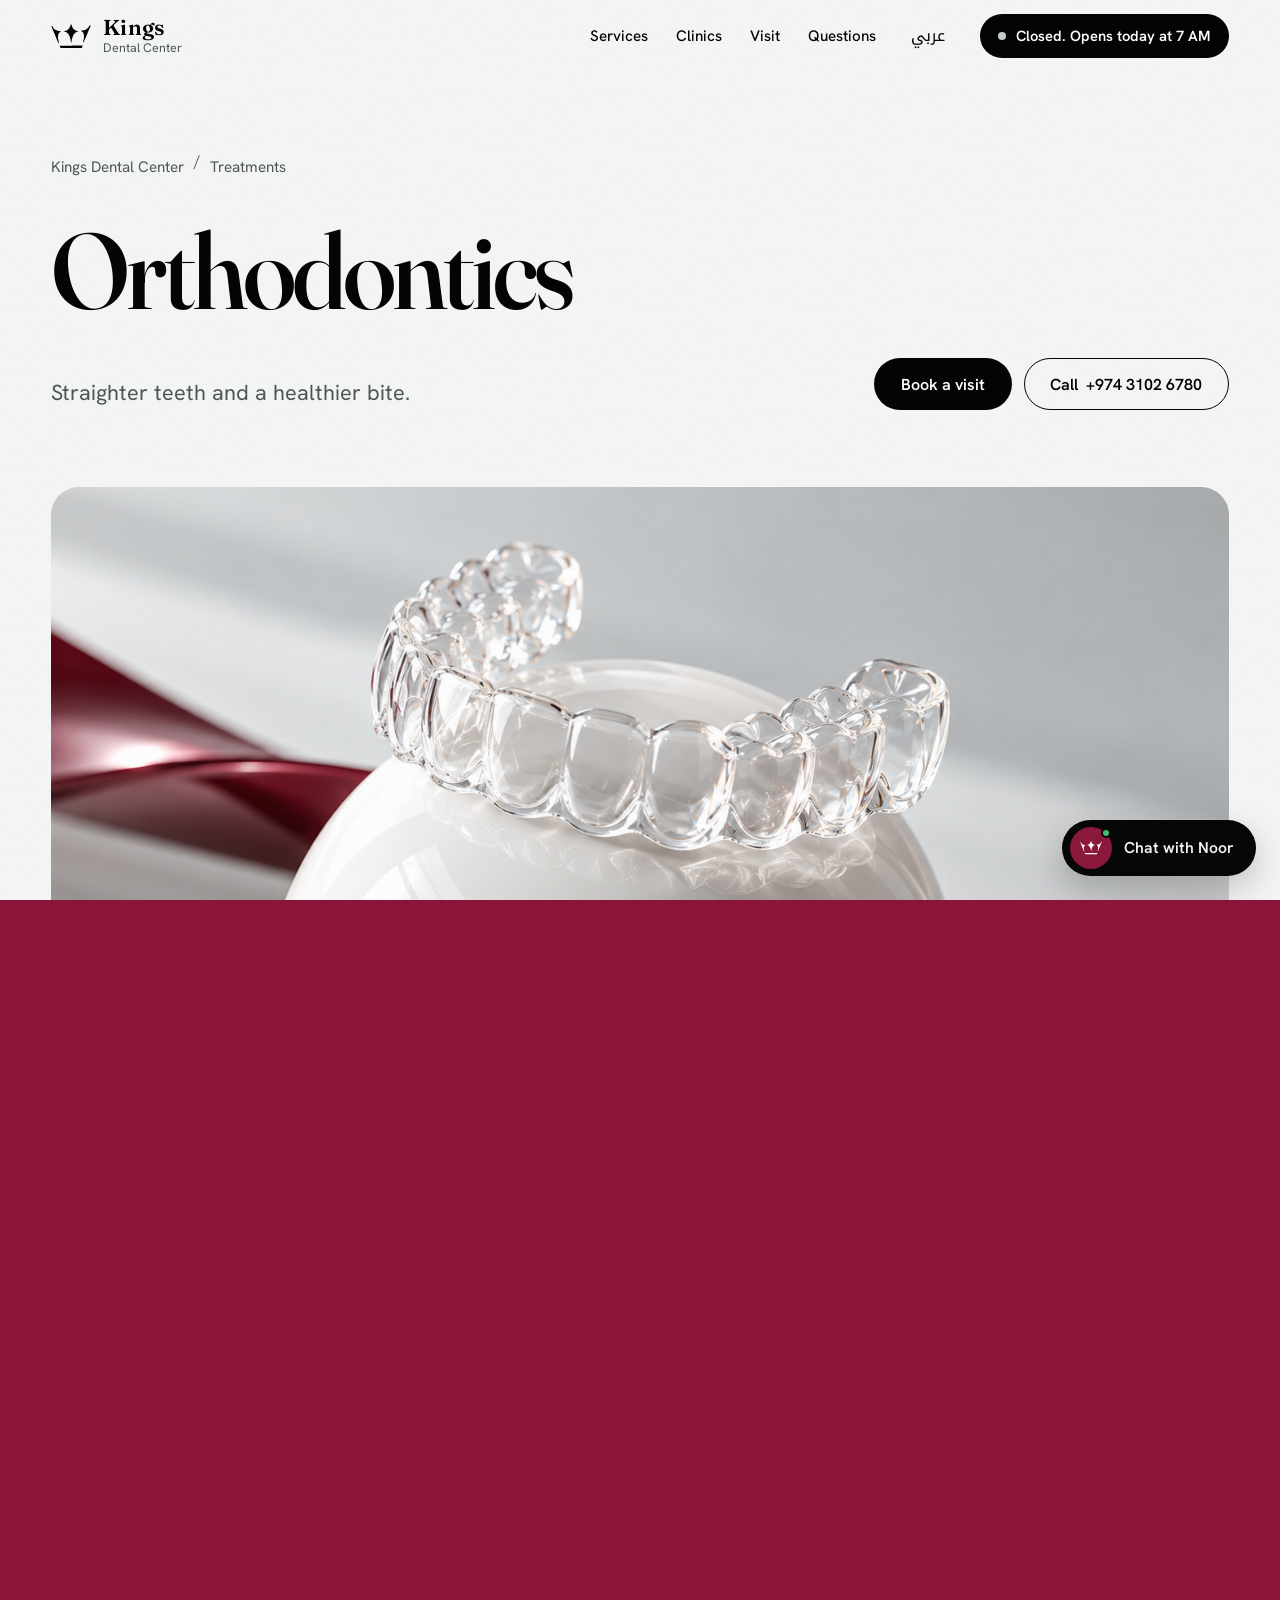
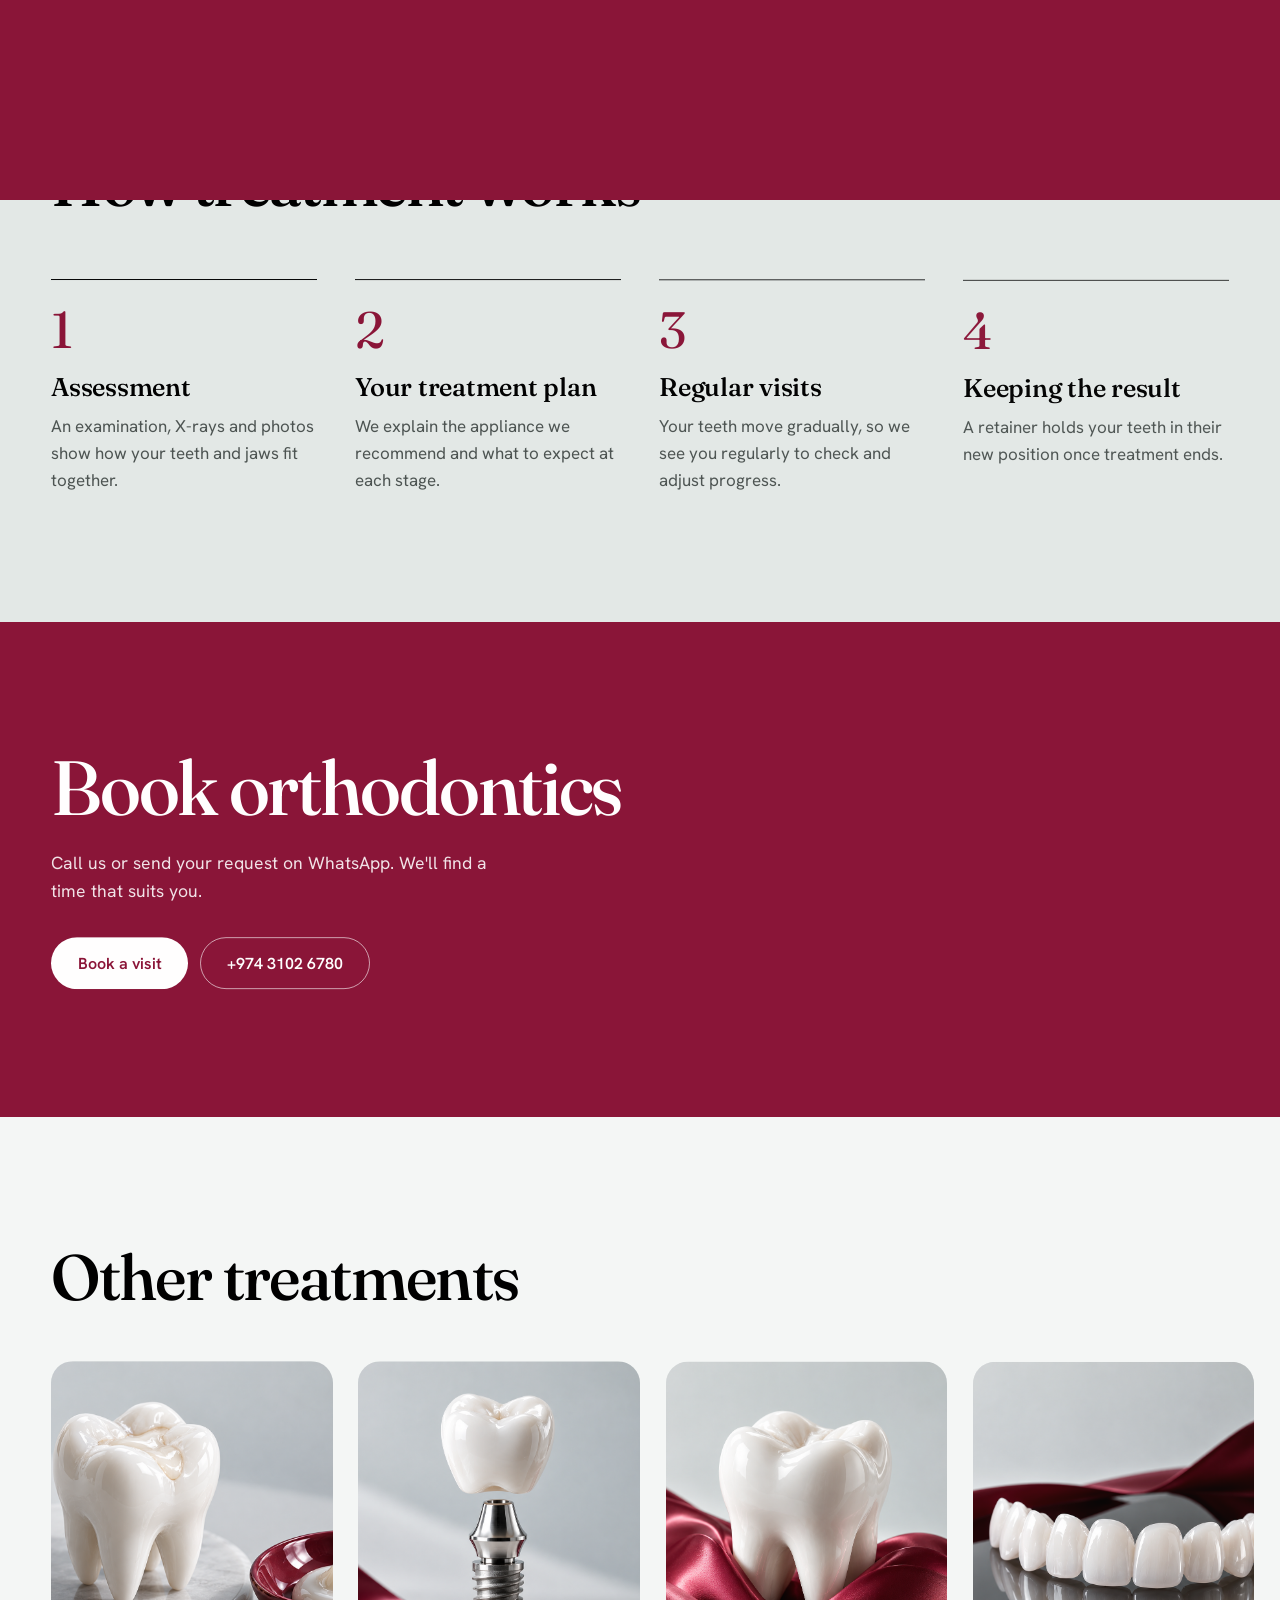
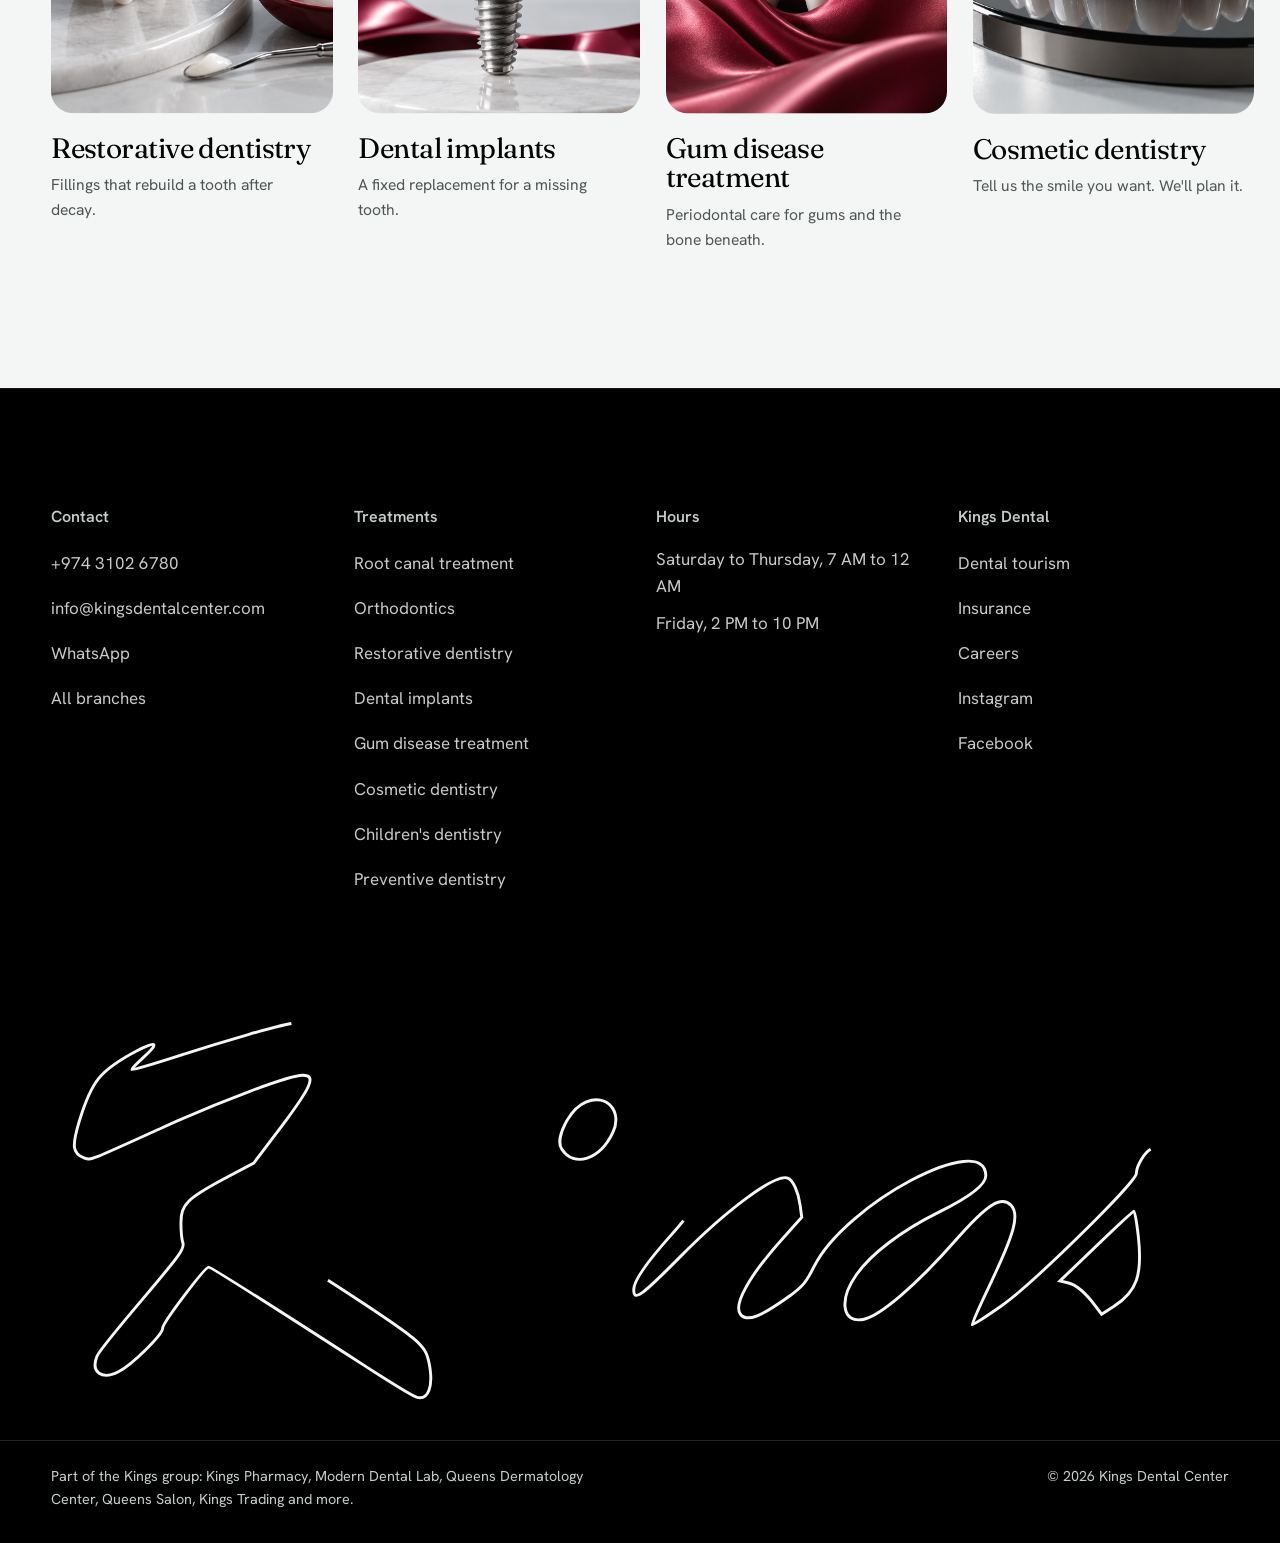
<file: site/treatments/orthodontics.html>
<!doctype html>
<html lang="en" dir="ltr">
<head>
<meta charset="utf-8">
<meta name="viewport" content="width=device-width, initial-scale=1, viewport-fit=cover">
<title>Orthodontics in Qatar | Kings Dental Center</title>
<meta name="description" content="Orthodontic treatment at Kings Dental Center in Qatar: straighten teeth and correct your bite as part of a complete dental care plan.">
<link rel="canonical" href="https://kingsdentalcenter.com/treatments/orthodontics">
<meta name="theme-color" content="#F4F6F5">
<meta property="og:title" content="Orthodontics in Qatar | Kings Dental Center">
<meta property="og:description" content="Orthodontic treatment at Kings Dental Center in Qatar: straighten teeth and correct your bite as part of a complete dental care plan.">
<meta property="og:image" content="https://kingsdentalcenter.com/assets/img/og.jpg">
<meta property="og:type" content="website">
<link rel="icon" href="../assets/logo/crown.svg?v=83c3bf92" type="image/svg+xml">
<link rel="preload" href="../fonts/fraunces-latin-opsz-normal.woff2" as="font" type="font/woff2" crossorigin>
<link rel="preload" href="../fonts/hanken-grotesk-latin-wght-normal.woff2" as="font" type="font/woff2" crossorigin>
<link rel="stylesheet" href="../css/fonts.css?v=f7cd680e">
<link rel="stylesheet" href="../css/style.css?v=64745b31">
<script type="application/ld+json">
[
 {
  "@context": "https://schema.org",
  "@type": "MedicalWebPage",
  "name": "Orthodontics",
  "description": "Orthodontic treatment at Kings Dental Center in Qatar: straighten teeth and correct your bite as part of a complete dental care plan.",
  "url": "https://kingsdentalcenter.com/treatments/orthodontics",
  "about": {
   "@type": "MedicalProcedure",
   "name": "Orthodontics"
  },
  "publisher": {
   "@type": "Dentist",
   "name": "Kings Dental Center",
   "telephone": "+974 3102 6780"
  }
 },
 {
  "@context": "https://schema.org",
  "@type": "BreadcrumbList",
  "itemListElement": [
   {
    "@type": "ListItem",
    "position": 1,
    "name": "Kings Dental Center",
    "item": "https://kingsdentalcenter.com/"
   },
   {
    "@type": "ListItem",
    "position": 2,
    "name": "Orthodontics",
    "item": "https://kingsdentalcenter.com/treatments/orthodontics"
   }
  ]
 }
]
</script>
<script>document.documentElement.classList.add('js');try{if(localStorage.getItem('kdc-lang')==='ar'){document.documentElement.lang='ar';document.documentElement.dir='rtl'}}catch(e){}</script>
</head>
<body data-page="treatment" data-slug="orthodontics" data-root="../">
<a class="skip" href="#main" data-i18n="skip">Skip to content</a>

<header class="bar">
  <div class="bar__in wrap">
    <a class="brand" href="../index.html" aria-label="Kings Dental Center, home">
      <svg class="brand__crown" viewBox="100 228 815 492" aria-hidden="true"><path d="M 506.200 232.200 C 505.540 232.860, 505 233.992, 505 234.715 C 505 241.959, 488.695 282.016, 478.853 298.952 C 466.573 320.082, 448.019 341.889, 437.949 347.026 C 435.912 348.065, 433.997 349.567, 433.691 350.363 C 432.805 352.672, 407.015 364.705, 398.372 366.841 C 394.042 367.912, 385.325 369.053, 379 369.377 C 364.981 370.096, 361.927 370.883, 360.027 374.265 C 358.055 377.773, 358.189 377.844, 370.117 379.567 C 381.223 381.171, 400.668 387.928, 407.479 392.551 C 409.465 393.898, 411.319 395, 411.599 395 C 415.501 395, 437.967 415.408, 448.257 428.299 C 458.174 440.724, 471.249 462.316, 473.509 470 C 473.914 471.375, 474.738 473.115, 475.341 473.866 C 476.448 475.245, 477.511 477.783, 480.421 486 C 481.297 488.475, 482.461 491.281, 483.007 492.236 C 483.553 493.191, 484 494.852, 484 495.927 C 484 497.002, 484.398 498.128, 484.885 498.429 C 485.371 498.729, 486.019 500.219, 486.323 501.738 C 486.627 503.257, 488.254 508.534, 489.938 513.464 C 491.622 518.393, 493 523.591, 493 525.014 C 493 526.436, 493.411 528.028, 493.914 528.550 C 495.699 530.406, 503.995 577.679, 505.575 595 C 506.477 604.886, 507.127 606, 512 606 C 516.925 606, 517.551 604.882, 518.440 594.500 C 519.969 576.650, 527.400 532.595, 530.417 523.500 C 531.147 521.300, 532.449 517.025, 533.312 514 C 537.986 497.604, 538.195 496.985, 543.995 482.500 C 548.230 471.924, 559.629 449.082, 561.960 446.500 C 562.953 445.400, 564.457 443.150, 565.302 441.500 C 566.146 439.850, 568.786 436.170, 571.169 433.323 C 573.551 430.475, 576.850 426.260, 578.500 423.956 C 591.583 405.685, 625.468 383.710, 646.344 379.957 C 655.280 378.351, 657.196 377.398, 656.818 374.750 C 656.329 371.321, 652.386 370.099, 638.378 369.038 C 612.928 367.110, 590.293 357.120, 570.422 339.047 C 549.505 320.023, 530.220 285.499, 518.447 246 C 516.398 239.125, 514.279 232.938, 513.738 232.250 C 512.487 230.659, 507.772 230.628, 506.200 232.200 M 894.081 257.588 C 885.257 259.961, 882.670 262.114, 879.489 269.735 C 856.253 325.396, 799.085 359.780, 725.382 362.423 C 714.281 362.822, 713.047 363.336, 713.015 367.576 C 712.996 370.192, 715.881 372.780, 723.500 376.978 C 755.191 394.443, 770.645 425.582, 772.643 476 C 773.854 506.554, 769.126 537.247, 758.048 570.736 C 753.636 584.073, 752.959 591.005, 755.539 596.440 C 757.084 599.698, 763.629 606.738, 764.362 605.932 C 764.578 605.694, 767.018 600.100, 769.786 593.500 C 777.086 576.089, 793.326 537.448, 813.285 490 C 822.886 467.175, 847.265 409.125, 867.460 361 C 887.655 312.875, 905.263 271.083, 906.589 268.129 C 911.613 256.936, 907.959 253.857, 894.081 257.588 M 108.338 269.999 C 106.236 270.846, 106.464 271.555, 116.634 295.685 C 122.386 309.333, 128.659 324.676, 130.574 329.780 C 132.489 334.884, 135.009 341.184, 136.174 343.780 C 137.339 346.376, 138.718 349.625, 139.239 351 C 139.759 352.375, 140.818 354.774, 141.593 356.331 C 142.367 357.888, 143 359.639, 143 360.222 C 143 361.229, 144.250 364.111, 149.633 375.514 C 150.935 378.272, 152 381.283, 152 382.205 C 152 383.127, 152.415 384.138, 152.921 384.451 C 153.428 384.764, 154.601 387.154, 155.527 389.760 C 157.552 395.459, 158.930 398.904, 160.117 401.236 C 160.603 402.191, 161 403.476, 161 404.091 C 161 404.706, 162.171 407.525, 163.602 410.355 C 165.033 413.185, 167.516 419.100, 169.121 423.500 C 170.725 427.900, 172.456 432.400, 172.966 433.500 C 176.299 440.682, 180.001 449.348, 181.939 454.500 C 183.180 457.800, 184.559 461.400, 185.004 462.500 C 185.450 463.600, 186.482 466.300, 187.300 468.500 C 188.117 470.700, 190.342 475.875, 192.244 480 C 194.147 484.125, 196.730 490.200, 197.985 493.500 C 199.241 496.800, 200.718 500.625, 201.268 502 C 201.818 503.375, 202.607 505.400, 203.022 506.500 C 203.732 508.381, 207.865 518.469, 210.192 524 C 210.770 525.375, 211.856 527.681, 212.604 529.124 C 213.352 530.567, 221.883 551.705, 231.561 576.097 C 241.240 600.490, 249.392 620.825, 249.677 621.286 C 249.962 621.747, 251.167 620.859, 252.355 619.312 C 253.543 617.765, 256.424 614.640, 258.757 612.368 C 263.853 607.405, 264.047 605.412, 260.460 594.925 C 256.431 583.144, 252.382 567.203, 247.398 543.500 C 242.827 521.760, 242.767 521.223, 242.277 498 C 241.938 481.955, 242.154 472.755, 242.959 469 C 243.607 465.975, 244.525 461.250, 244.999 458.500 C 246.214 451.449, 248.591 441.913, 249.983 438.500 C 252.952 431.222, 257.924 421.218, 259.212 419.931 C 260.053 419.090, 261.440 417.051, 262.294 415.399 C 266.447 407.368, 284.023 392.712, 296.500 386.876 C 299.179 385.623, 299.500 384.993, 299.500 380.987 L 299.500 376.500 289.093 375.757 C 245.886 372.670, 219.899 365.049, 189.403 346.521 C 167.021 332.923, 142.049 304.107, 135.629 284.468 C 133.608 278.287, 128.748 272.211, 124.357 270.376 C 120.714 268.854, 111.703 268.642, 108.338 269.999 M 508.548 668.742 C 380.974 668.886, 276.226 669.374, 275.773 669.827 C 274.944 670.656, 276.914 675.605, 284.094 690.729 C 286.242 695.256, 288 699.256, 288 699.618 C 288 701.581, 296.211 717.001, 297.260 717.007 C 297.942 717.011, 394.986 717.014, 512.914 717.014 C 706.647 717.014, 727.495 716.862, 729.068 715.439 C 730.025 714.572, 732.038 709.957, 733.541 705.182 C 735.044 700.407, 736.845 694.700, 737.542 692.500 C 738.820 688.470, 740.448 684.249, 742.197 680.430 C 743.856 676.808, 743.720 668.577, 742 668.525 C 741.175 668.500, 636.122 668.598, 508.548 668.742" fill-rule="evenodd"/></svg>
      <span class="brand__words"><span class="brand__name">Kings</span> <span class="brand__sub" data-i18n="brandSub">Dental Center</span></span>
    </a>
    <nav class="nav" aria-label="Main">
      <a href="../index.html#services" data-i18n="navServices">Services</a>
      <a href="../index.html#clinics" data-i18n="navClinics">Clinics</a>
      <a href="../index.html#visit" data-i18n="navVisit">Visit</a>
      <a href="../index.html#faq" data-i18n="navFaq">Questions</a>
    </nav>
    <button class="lang" type="button" data-lang-toggle lang="ar">عربي</button>
    <button class="burger" type="button" aria-expanded="false" aria-controls="menu" data-menu-btn><span class="burger__l"></span><span class="burger__l"></span><span class="visually-hidden" data-i18n="menu">Menu</span></button>
    <a class="status status--bar" href="tel:+97431026780" data-status>
      <span class="status__dot"></span>
      <span class="status__text" data-status-text>Call +974 3102 6780</span>
    </a>
  </div>
</header>

<!-- Full-screen menu -->
<div class="menu" id="menu" hidden data-menu>
  <div class="menu__in wrap">
    <nav class="menu__main" aria-label="Menu">
      <a href="../index.html#services" data-i18n="navServices">Services</a>
      <a href="../index.html#clinics" data-i18n="navClinics">Clinics</a>
      <a href="../index.html#visit" data-i18n="navVisit">Visit</a>
      <a href="../index.html#faq" data-i18n="navFaq">Questions</a>
      <a href="../index.html#book" data-i18n="ctaBook">Book a visit</a>
    </nav>
    <div class="menu__side">
      <p class="menu__h" data-i18n="footTreat">Treatments</p>
      <div class="menu__treat"><a href="../treatments/root-canal.html" data-tname="root-canal">Root canal treatment</a>
      <a href="../treatments/orthodontics.html" data-tname="orthodontics">Orthodontics</a>
      <a href="../treatments/restorative.html" data-tname="restorative">Restorative dentistry</a>
      <a href="../treatments/implants.html" data-tname="implants">Dental implants</a>
      <a href="../treatments/gums.html" data-tname="gums">Gum disease treatment</a>
      <a href="../treatments/cosmetic.html" data-tname="cosmetic">Cosmetic dentistry</a>
      <a href="../treatments/children.html" data-tname="children">Children&#x27;s dentistry</a>
      <a href="../treatments/preventive.html" data-tname="preventive">Preventive dentistry</a></div>
      <div class="menu__contact">
        <a class="btn btn--light" href="tel:+97431026780" dir="ltr">+974 3102 6780</a>
        <a class="btn btn--line-light" href="http://wa.me/97431026780" target="_blank" rel="noopener">WhatsApp</a>
      </div>
    </div>
  </div>
</div>

<!-- Page transition curtain -->
<div class="curtain" aria-hidden="true"><svg class="curtain__crown" viewBox="100 228 815 492"><path d="M 506.200 232.200 C 505.540 232.860, 505 233.992, 505 234.715 C 505 241.959, 488.695 282.016, 478.853 298.952 C 466.573 320.082, 448.019 341.889, 437.949 347.026 C 435.912 348.065, 433.997 349.567, 433.691 350.363 C 432.805 352.672, 407.015 364.705, 398.372 366.841 C 394.042 367.912, 385.325 369.053, 379 369.377 C 364.981 370.096, 361.927 370.883, 360.027 374.265 C 358.055 377.773, 358.189 377.844, 370.117 379.567 C 381.223 381.171, 400.668 387.928, 407.479 392.551 C 409.465 393.898, 411.319 395, 411.599 395 C 415.501 395, 437.967 415.408, 448.257 428.299 C 458.174 440.724, 471.249 462.316, 473.509 470 C 473.914 471.375, 474.738 473.115, 475.341 473.866 C 476.448 475.245, 477.511 477.783, 480.421 486 C 481.297 488.475, 482.461 491.281, 483.007 492.236 C 483.553 493.191, 484 494.852, 484 495.927 C 484 497.002, 484.398 498.128, 484.885 498.429 C 485.371 498.729, 486.019 500.219, 486.323 501.738 C 486.627 503.257, 488.254 508.534, 489.938 513.464 C 491.622 518.393, 493 523.591, 493 525.014 C 493 526.436, 493.411 528.028, 493.914 528.550 C 495.699 530.406, 503.995 577.679, 505.575 595 C 506.477 604.886, 507.127 606, 512 606 C 516.925 606, 517.551 604.882, 518.440 594.500 C 519.969 576.650, 527.400 532.595, 530.417 523.500 C 531.147 521.300, 532.449 517.025, 533.312 514 C 537.986 497.604, 538.195 496.985, 543.995 482.500 C 548.230 471.924, 559.629 449.082, 561.960 446.500 C 562.953 445.400, 564.457 443.150, 565.302 441.500 C 566.146 439.850, 568.786 436.170, 571.169 433.323 C 573.551 430.475, 576.850 426.260, 578.500 423.956 C 591.583 405.685, 625.468 383.710, 646.344 379.957 C 655.280 378.351, 657.196 377.398, 656.818 374.750 C 656.329 371.321, 652.386 370.099, 638.378 369.038 C 612.928 367.110, 590.293 357.120, 570.422 339.047 C 549.505 320.023, 530.220 285.499, 518.447 246 C 516.398 239.125, 514.279 232.938, 513.738 232.250 C 512.487 230.659, 507.772 230.628, 506.200 232.200 M 894.081 257.588 C 885.257 259.961, 882.670 262.114, 879.489 269.735 C 856.253 325.396, 799.085 359.780, 725.382 362.423 C 714.281 362.822, 713.047 363.336, 713.015 367.576 C 712.996 370.192, 715.881 372.780, 723.500 376.978 C 755.191 394.443, 770.645 425.582, 772.643 476 C 773.854 506.554, 769.126 537.247, 758.048 570.736 C 753.636 584.073, 752.959 591.005, 755.539 596.440 C 757.084 599.698, 763.629 606.738, 764.362 605.932 C 764.578 605.694, 767.018 600.100, 769.786 593.500 C 777.086 576.089, 793.326 537.448, 813.285 490 C 822.886 467.175, 847.265 409.125, 867.460 361 C 887.655 312.875, 905.263 271.083, 906.589 268.129 C 911.613 256.936, 907.959 253.857, 894.081 257.588 M 108.338 269.999 C 106.236 270.846, 106.464 271.555, 116.634 295.685 C 122.386 309.333, 128.659 324.676, 130.574 329.780 C 132.489 334.884, 135.009 341.184, 136.174 343.780 C 137.339 346.376, 138.718 349.625, 139.239 351 C 139.759 352.375, 140.818 354.774, 141.593 356.331 C 142.367 357.888, 143 359.639, 143 360.222 C 143 361.229, 144.250 364.111, 149.633 375.514 C 150.935 378.272, 152 381.283, 152 382.205 C 152 383.127, 152.415 384.138, 152.921 384.451 C 153.428 384.764, 154.601 387.154, 155.527 389.760 C 157.552 395.459, 158.930 398.904, 160.117 401.236 C 160.603 402.191, 161 403.476, 161 404.091 C 161 404.706, 162.171 407.525, 163.602 410.355 C 165.033 413.185, 167.516 419.100, 169.121 423.500 C 170.725 427.900, 172.456 432.400, 172.966 433.500 C 176.299 440.682, 180.001 449.348, 181.939 454.500 C 183.180 457.800, 184.559 461.400, 185.004 462.500 C 185.450 463.600, 186.482 466.300, 187.300 468.500 C 188.117 470.700, 190.342 475.875, 192.244 480 C 194.147 484.125, 196.730 490.200, 197.985 493.500 C 199.241 496.800, 200.718 500.625, 201.268 502 C 201.818 503.375, 202.607 505.400, 203.022 506.500 C 203.732 508.381, 207.865 518.469, 210.192 524 C 210.770 525.375, 211.856 527.681, 212.604 529.124 C 213.352 530.567, 221.883 551.705, 231.561 576.097 C 241.240 600.490, 249.392 620.825, 249.677 621.286 C 249.962 621.747, 251.167 620.859, 252.355 619.312 C 253.543 617.765, 256.424 614.640, 258.757 612.368 C 263.853 607.405, 264.047 605.412, 260.460 594.925 C 256.431 583.144, 252.382 567.203, 247.398 543.500 C 242.827 521.760, 242.767 521.223, 242.277 498 C 241.938 481.955, 242.154 472.755, 242.959 469 C 243.607 465.975, 244.525 461.250, 244.999 458.500 C 246.214 451.449, 248.591 441.913, 249.983 438.500 C 252.952 431.222, 257.924 421.218, 259.212 419.931 C 260.053 419.090, 261.440 417.051, 262.294 415.399 C 266.447 407.368, 284.023 392.712, 296.500 386.876 C 299.179 385.623, 299.500 384.993, 299.500 380.987 L 299.500 376.500 289.093 375.757 C 245.886 372.670, 219.899 365.049, 189.403 346.521 C 167.021 332.923, 142.049 304.107, 135.629 284.468 C 133.608 278.287, 128.748 272.211, 124.357 270.376 C 120.714 268.854, 111.703 268.642, 108.338 269.999 M 508.548 668.742 C 380.974 668.886, 276.226 669.374, 275.773 669.827 C 274.944 670.656, 276.914 675.605, 284.094 690.729 C 286.242 695.256, 288 699.256, 288 699.618 C 288 701.581, 296.211 717.001, 297.260 717.007 C 297.942 717.011, 394.986 717.014, 512.914 717.014 C 706.647 717.014, 727.495 716.862, 729.068 715.439 C 730.025 714.572, 732.038 709.957, 733.541 705.182 C 735.044 700.407, 736.845 694.700, 737.542 692.500 C 738.820 688.470, 740.448 684.249, 742.197 680.430 C 743.856 676.808, 743.720 668.577, 742 668.525 C 741.175 668.500, 636.122 668.598, 508.548 668.742" fill-rule="evenodd"/></svg></div>

<main id="main">

<section class="th">
  <div class="wrap th__in">
    <nav class="crumb" aria-label="Breadcrumb">
      <a href="../index.html" data-i18n="backHome">Kings Dental Center</a>
      <span aria-hidden="true">/</span>
      <a href="../index.html#services" data-i18n="treatCrumb">Treatments</a>
    </nav>
    <h1 class="th__title" data-tf="name">Orthodontics</h1>
    <div class="th__row">
      <p class="th__lead" data-tf="lead">Straighter teeth and a healthier bite.</p>
      <div class="th__actions">
        <a class="btn btn--ink" href="../index.html?service=orthodontics#book" data-i18n="ctaBook">Book a visit</a>
        <a class="btn btn--line" href="tel:+97431026780"><span data-i18n="ctaCall">Call</span> <span class="num" dir="ltr">+974 3102 6780</span></a>
      </div>
    </div>
  </div>
  <figure class="th__media wrap">
    <div class="th__frame"><img src="../assets/img/services/orthodontics.png?v=edfaeb09" alt="Orthodontics at Kings Dental Center" width="1448" height="1086" fetchpriority="high"></div>
  </figure>
</section>

<section class="tbody">
  <div class="wrap tbody__grid">
    <p class="tbody__intro" data-tf="intro">Orthodontic treatment is part of a comprehensive dental health care plan. Straightening teeth and correcting the bite makes them easier to clean, spreads the force of chewing evenly and creates a beautiful smile. With good oral care, your teeth can last a lifetime.</p>
    <div class="tbody__at">
      <h2 class="tbody__h" data-i18n="atKings">At Kings Dental Center</h2>
      <p data-tf="at">We study your teeth, bite and jaw before recommending anything, then explain which appliance suits you, how long treatment is likely to take and how to look after your teeth along the way.</p>
    </div>
  </div>
</section>

<section class="tsteps" aria-labelledby="tsteps-title">
  <div class="wrap">
    <h2 id="tsteps-title" class="sec-title" data-tf="stepsTitle">How treatment works</h2>
    <ol class="tsteps__list is-ordered"><li class="tstep"><span class="tstep__n" aria-hidden="true">1</span><h3 class="tstep__t" data-tf="steps.0.0">Assessment</h3><p class="tstep__d" data-tf="steps.0.1">An examination, X-rays and photos show how your teeth and jaws fit together.</p></li><li class="tstep"><span class="tstep__n" aria-hidden="true">2</span><h3 class="tstep__t" data-tf="steps.1.0">Your treatment plan</h3><p class="tstep__d" data-tf="steps.1.1">We explain the appliance we recommend and what to expect at each stage.</p></li><li class="tstep"><span class="tstep__n" aria-hidden="true">3</span><h3 class="tstep__t" data-tf="steps.2.0">Regular visits</h3><p class="tstep__d" data-tf="steps.2.1">Your teeth move gradually, so we see you regularly to check and adjust progress.</p></li><li class="tstep"><span class="tstep__n" aria-hidden="true">4</span><h3 class="tstep__t" data-tf="steps.3.0">Keeping the result</h3><p class="tstep__d" data-tf="steps.3.1">A retainer holds your teeth in their new position once treatment ends.</p></li></ol>
  </div>
</section>

<section class="tcta" aria-labelledby="tcta-title">
  <video class="tcta__bg" data-src="../assets/video/silk-loop.mp4?v=25ef8412" muted loop playsinline preload="none" aria-hidden="true"></video>
  <div class="wrap tcta__in">
    <h2 id="tcta-title" class="tcta__title" data-book-name>Book orthodontics</h2>
    <p class="tcta__text" data-i18n="treatCtaText">Call us or send your request on WhatsApp. We'll find a time that suits you.</p>
    <div class="tcta__actions">
      <a class="btn btn--light" href="../index.html?service=orthodontics#book" data-i18n="ctaBook">Book a visit</a>
      <a class="btn btn--line-light" href="tel:+97431026780" dir="ltr">+974 3102 6780</a>
    </div>
  </div>
</section>

<section class="tmore" aria-labelledby="tmore-title">
  <div class="wrap">
    <h2 id="tmore-title" class="sec-title" data-i18n="otherTreat">Other treatments</h2>
  </div>
  <div class="tmore__viewport">
    <ul class="tmore__track">
      <li><a class="tcard" href="../treatments/restorative.html"><span class="tcard__media"><img src="../assets/img/services/restorative.png?v=65b23a31" alt="" width="1448" height="1086" loading="lazy"></span><span class="tcard__name" data-tname="restorative">Restorative dentistry</span><span class="tcard__lead" data-tlead="restorative">Fillings that rebuild a tooth after decay.</span></a></li>
      <li><a class="tcard" href="../treatments/implants.html"><span class="tcard__media"><img src="../assets/img/services/implants.png?v=60717208" alt="" width="1448" height="1086" loading="lazy"></span><span class="tcard__name" data-tname="implants">Dental implants</span><span class="tcard__lead" data-tlead="implants">A fixed replacement for a missing tooth.</span></a></li>
      <li><a class="tcard" href="../treatments/gums.html"><span class="tcard__media"><img src="../assets/img/services/gums.png?v=1c68962f" alt="" width="1448" height="1086" loading="lazy"></span><span class="tcard__name" data-tname="gums">Gum disease treatment</span><span class="tcard__lead" data-tlead="gums">Periodontal care for gums and the bone beneath.</span></a></li>
      <li><a class="tcard" href="../treatments/cosmetic.html"><span class="tcard__media"><img src="../assets/img/services/cosmetic.png?v=7ab4de9b" alt="" width="1448" height="1086" loading="lazy"></span><span class="tcard__name" data-tname="cosmetic">Cosmetic dentistry</span><span class="tcard__lead" data-tlead="cosmetic">Tell us the smile you want. We&#x27;ll plan it.</span></a></li>
      <li><a class="tcard" href="../treatments/children.html"><span class="tcard__media"><img src="../assets/img/services/children.png?v=4a0a98f2" alt="" width="1448" height="1086" loading="lazy"></span><span class="tcard__name" data-tname="children">Children&#x27;s dentistry</span><span class="tcard__lead" data-tlead="children">Raise your children with healthy, glowing smiles.</span></a></li>
      <li><a class="tcard" href="../treatments/preventive.html"><span class="tcard__media"><img src="../assets/img/services/preventive.png?v=8c4e0afb" alt="" width="1448" height="1086" loading="lazy"></span><span class="tcard__name" data-tname="preventive">Preventive dentistry</span><span class="tcard__lead" data-tlead="preventive">Stop dental disease at the earliest stage.</span></a></li>
      <li><a class="tcard" href="../treatments/root-canal.html"><span class="tcard__media"><img src="../assets/img/services/root-canal.png?v=4f96a5e6" alt="" width="1448" height="1086" loading="lazy"></span><span class="tcard__name" data-tname="root-canal">Root canal treatment</span><span class="tcard__lead" data-tlead="root-canal">The treatment that saves a badly decayed tooth.</span></a></li>
    </ul>
  </div>
</section>

</main>
<footer class="foot">
  <div class="wrap foot__grid">
    <div class="foot__col">
      <h3 class="foot__h" data-i18n="footContact">Contact</h3>
      <a href="tel:+97431026780" dir="ltr">+974 3102 6780</a>
      <a href="mailto:info@kingsdentalcenter.com" dir="ltr">info@kingsdentalcenter.com</a>
      <a href="http://wa.me/97431026780" target="_blank" rel="noopener">WhatsApp</a>
      <a href="../index.html#clinics" data-i18n="allBranches">All branches</a>
    </div>
    <div class="foot__col">
      <h3 class="foot__h" data-i18n="footTreat">Treatments</h3>
      <a href="../treatments/root-canal.html" data-tname="root-canal">Root canal treatment</a>
      <a href="../treatments/orthodontics.html" data-tname="orthodontics">Orthodontics</a>
      <a href="../treatments/restorative.html" data-tname="restorative">Restorative dentistry</a>
      <a href="../treatments/implants.html" data-tname="implants">Dental implants</a>
      <a href="../treatments/gums.html" data-tname="gums">Gum disease treatment</a>
      <a href="../treatments/cosmetic.html" data-tname="cosmetic">Cosmetic dentistry</a>
      <a href="../treatments/children.html" data-tname="children">Children&#x27;s dentistry</a>
      <a href="../treatments/preventive.html" data-tname="preventive">Preventive dentistry</a>
    </div>
    <div class="foot__col">
      <h3 class="foot__h" data-i18n="footHours">Hours</h3>
      <span data-i18n="footHours1">Saturday to Thursday, 7 AM to 12 AM</span>
      <span data-i18n="footHours2">Friday, 2 PM to 10 PM</span>
    </div>
    <div class="foot__col">
      <h3 class="foot__h" data-i18n="footMore">Kings Dental</h3>
      <a href="../index.html#faq" data-i18n="footTourism">Dental tourism</a>
      <a href="../index.html#insurance" data-i18n="navInsurance">Insurance</a>
      <a href="mailto:info@kingsdentalcenter.com?subject=Careers" data-i18n="footCareers">Careers</a>
      <a href="https://www.instagram.com/kingsdentalcenter/" target="_blank" rel="noopener">Instagram</a>
      <a href="https://www.facebook.com/kingsdentalqatar/" target="_blank" rel="noopener">Facebook</a>
    </div>
  </div>
  <div class="foot__mark wrap" aria-hidden="true">
    <svg class="foot__script" viewBox="265 755 485 165"><path d="M 364 24.694 C 357.770 25.745, 337.778 31.462, 319.152 37.520 C 307.960 41.159, 298.605 43.939, 298.363 43.696 C 298.120 43.454, 300.252 41.160, 303.100 38.600 C 309.754 32.617, 308.624 31.597, 300.234 36.013 C 285.210 43.922, 281.589 48.407, 276.499 65.417 C 273.515 75.392, 273.923 78.260, 278.580 80.030 C 281.358 81.087, 280.392 81.460, 311 67.502 C 335.257 56.441, 363.237 46, 368.622 46 C 374.522 46, 372.428 50.633, 357.838 69.861 L 348.500 82.168 336.704 88.399 C 321.017 96.685, 318.497 99.231, 318.511 106.768 C 318.517 109.921, 318.884 113.662, 319.327 115.082 C 320.054 117.414, 318.417 119.691, 302.469 138.522 C 292.755 149.993, 284.375 160.514, 283.848 161.901 C 281.382 168.387, 285.969 171.587, 292.764 168.120 C 298.442 165.224, 311 152.817, 311 150.104 C 311 147.943, 328.345 125, 329.978 125 C 330.785 125, 351.147 137.884, 392.988 164.868 C 404.257 172.135, 414.500 178.338, 415.751 178.652 C 420.400 179.819, 422.520 174.164, 420.828 165.110 C 419.202 156.408, 417.999 155.447, 370 124.543 C 356.525 115.868, 344.894 108.199, 344.153 107.502 C 343.037 106.452, 343.670 105.049, 347.854 99.295 L 352.902 92.355 368.701 84.994 C 377.391 80.945, 390.125 74.962, 397 71.698 C 426.723 57.586, 427.625 57.206, 430.188 57.696 C 435.153 58.645, 443.290 51.919, 450.025 41.299 C 453.609 35.648, 453.867 33, 450.834 33 C 449.642 33, 430.492 42.050, 408.278 53.111 C 386.063 64.172, 367.653 72.986, 367.365 72.699 C 367.078 72.411, 370.950 66.290, 375.970 59.097 C 387.750 42.218, 387.903 41.763, 384.419 33.999 C 380.164 24.517, 376.080 22.656, 364 24.694 M 485.468 56.950 C 478.702 59.693, 472.376 71.872, 475.355 76.419 C 480.475 84.233, 491.083 80.774, 496.406 69.556 C 500.478 60.975, 493.989 53.496, 485.468 56.950 M 717.881 76.503 C 715.220 77.950, 712 83.419, 712 86.495 C 712 90.019, 669.397 131.834, 656.661 140.811 C 650.149 145.400, 644.633 148.966, 644.401 148.734 C 644.170 148.503, 647.180 141.657, 651.091 133.521 C 661.970 110.887, 664.058 103.201, 660.336 99.479 C 656.325 95.468, 650.612 99.080, 637.740 113.765 C 621.426 132.374, 606.370 145.277, 599.452 146.575 C 590.827 148.193, 589.385 138.589, 596.689 128.162 C 602.744 119.519, 615.303 109.998, 630.693 102.386 C 643.672 95.966, 650 91.055, 650 87.399 C 650 68.185, 592.093 98.822, 579.234 124.841 C 576.074 131.236, 574.576 133.038, 569.191 136.928 C 557.210 145.584, 551.637 147.677, 549.009 144.511 C 545.802 140.646, 552.493 128.629, 566.551 113.007 L 574.193 104.515 573.541 99.601 C 572.803 94.033, 570.597 89.166, 568.436 88.337 C 563.456 86.426, 543.831 100.828, 523.783 121.104 C 507.763 137.307, 505 139.239, 505 134.237 C 505 130.633, 509.710 123.768, 520.368 111.836 C 529.410 101.712, 530.484 99.153, 526.777 96.557 C 521.202 92.651, 513.195 95.902, 505.078 105.366 C 499.147 112.281, 490.803 124.881, 489.427 129 C 488.094 132.991, 478.717 140.727, 470.500 144.615 C 460.035 149.566, 450 146.084, 450 137.500 C 450 133.424, 451.520 131.279, 462.402 120 C 480.563 101.176, 484.150 89, 471.534 89 C 464.081 89, 456.702 94.109, 447.133 105.893 C 436.912 118.479, 433.619 126.189, 433.731 137.272 C 433.967 160.649, 445.635 172.356, 461.500 165.136 C 466.718 162.761, 479.602 152.347, 483.797 147.113 C 487.962 141.918, 488.586 141.962, 489.345 147.503 C 490.498 155.915, 495.998 163.636, 499.865 162.273 C 502.662 161.286, 504.965 158.883, 514.983 146.500 C 526.780 131.918, 543.531 116, 547.080 116 C 547.509 116, 545 120.670, 541.506 126.377 C 530.853 143.777, 528.687 148.669, 528.587 155.544 C 528.479 163.060, 530.512 166.630, 535.427 167.552 C 542.165 168.816, 549.215 164.592, 567 148.637 C 575.807 140.735, 577 139.999, 577 142.462 C 577 146.025, 581.509 155.451, 584.938 159.055 C 592.942 167.470, 604.262 162.823, 627.321 141.658 C 639.602 130.385, 639.520 129.873, 628.881 151.431 C 622.754 163.847, 622.202 164.600, 615 170.369 C 595.441 186.036, 581.443 203.192, 578.882 214.636 C 574.300 235.109, 600.412 216.555, 622.431 183.689 L 632.354 168.879 650.695 154.439 C 660.783 146.498, 669.253 140, 669.518 140 C 669.783 140, 670.010 141.238, 670.022 142.750 C 670.078 149.756, 678.036 159.917, 686.634 163.958 C 699.254 169.890, 711.007 166.345, 731.500 150.423 C 743.242 141.300, 746.215 137.920, 745.823 134.138 L 745.500 131.022 737 137.148 C 725.738 145.266, 719.026 148.309, 711.250 148.821 C 703.805 149.312, 703.516 148.488, 709.744 144.536 C 712.314 142.906, 717.470 138.691, 721.202 135.170 C 734.578 122.553, 737.093 111.992, 731.628 91.401 C 730.153 85.846, 729.234 80.553, 729.585 79.638 C 731.183 75.474, 723.542 73.427, 717.881 76.503 M 695.480 116.369 L 680.534 130.739 683.740 131.443 C 687.140 132.190, 690.842 135.292, 695.093 140.955 L 697.687 144.410 702.815 141.119 C 712.225 135.080, 714.607 128.193, 712.801 112.250 C 712.162 106.612, 711.367 102, 711.033 102 C 710.699 102, 703.700 108.466, 695.480 116.369" transform="translate(0 740)" fill-rule="evenodd"/></svg>
  </div>
  <div class="wrap foot__base">
    <p data-i18n="family">Part of the Kings group: Kings Pharmacy, Modern Dental Lab, Queens Dermatology Center, Queens Salon, Kings Trading and more.</p>
    <p>&copy; <span data-year></span> Kings Dental Center</p>
  </div>
</footer>

<nav class="dock" aria-label="Quick contact">
  <a class="dock__call" href="tel:+97431026780" aria-label="Call +974 3102 6780">
    <svg class="dock__ico" viewBox="0 0 24 24" aria-hidden="true"><path d="M6.6 3.5h2.6l1.4 4-2 1.5a12 12 0 0 0 6.4 6.4l1.5-2 4 1.4v2.6a1.8 1.8 0 0 1-2 1.8A16.6 16.6 0 0 1 4.8 5.5a1.8 1.8 0 0 1 1.8-2Z" fill="none" stroke="currentColor" stroke-width="1.7" stroke-linejoin="round"/></svg>
    <span data-i18n="dockCall">Call</span><span class="status__dot dock__dot"></span>
  </a>
  <button class="dock__chat" type="button" data-open-chat>
    <svg class="dock__chat-crown" viewBox="100 228 815 492" aria-hidden="true"><path d="M 506.200 232.200 C 505.540 232.860, 505 233.992, 505 234.715 C 505 241.959, 488.695 282.016, 478.853 298.952 C 466.573 320.082, 448.019 341.889, 437.949 347.026 C 435.912 348.065, 433.997 349.567, 433.691 350.363 C 432.805 352.672, 407.015 364.705, 398.372 366.841 C 394.042 367.912, 385.325 369.053, 379 369.377 C 364.981 370.096, 361.927 370.883, 360.027 374.265 C 358.055 377.773, 358.189 377.844, 370.117 379.567 C 381.223 381.171, 400.668 387.928, 407.479 392.551 C 409.465 393.898, 411.319 395, 411.599 395 C 415.501 395, 437.967 415.408, 448.257 428.299 C 458.174 440.724, 471.249 462.316, 473.509 470 C 473.914 471.375, 474.738 473.115, 475.341 473.866 C 476.448 475.245, 477.511 477.783, 480.421 486 C 481.297 488.475, 482.461 491.281, 483.007 492.236 C 483.553 493.191, 484 494.852, 484 495.927 C 484 497.002, 484.398 498.128, 484.885 498.429 C 485.371 498.729, 486.019 500.219, 486.323 501.738 C 486.627 503.257, 488.254 508.534, 489.938 513.464 C 491.622 518.393, 493 523.591, 493 525.014 C 493 526.436, 493.411 528.028, 493.914 528.550 C 495.699 530.406, 503.995 577.679, 505.575 595 C 506.477 604.886, 507.127 606, 512 606 C 516.925 606, 517.551 604.882, 518.440 594.500 C 519.969 576.650, 527.400 532.595, 530.417 523.500 C 531.147 521.300, 532.449 517.025, 533.312 514 C 537.986 497.604, 538.195 496.985, 543.995 482.500 C 548.230 471.924, 559.629 449.082, 561.960 446.500 C 562.953 445.400, 564.457 443.150, 565.302 441.500 C 566.146 439.850, 568.786 436.170, 571.169 433.323 C 573.551 430.475, 576.850 426.260, 578.500 423.956 C 591.583 405.685, 625.468 383.710, 646.344 379.957 C 655.280 378.351, 657.196 377.398, 656.818 374.750 C 656.329 371.321, 652.386 370.099, 638.378 369.038 C 612.928 367.110, 590.293 357.120, 570.422 339.047 C 549.505 320.023, 530.220 285.499, 518.447 246 C 516.398 239.125, 514.279 232.938, 513.738 232.250 C 512.487 230.659, 507.772 230.628, 506.200 232.200 M 894.081 257.588 C 885.257 259.961, 882.670 262.114, 879.489 269.735 C 856.253 325.396, 799.085 359.780, 725.382 362.423 C 714.281 362.822, 713.047 363.336, 713.015 367.576 C 712.996 370.192, 715.881 372.780, 723.500 376.978 C 755.191 394.443, 770.645 425.582, 772.643 476 C 773.854 506.554, 769.126 537.247, 758.048 570.736 C 753.636 584.073, 752.959 591.005, 755.539 596.440 C 757.084 599.698, 763.629 606.738, 764.362 605.932 C 764.578 605.694, 767.018 600.100, 769.786 593.500 C 777.086 576.089, 793.326 537.448, 813.285 490 C 822.886 467.175, 847.265 409.125, 867.460 361 C 887.655 312.875, 905.263 271.083, 906.589 268.129 C 911.613 256.936, 907.959 253.857, 894.081 257.588 M 108.338 269.999 C 106.236 270.846, 106.464 271.555, 116.634 295.685 C 122.386 309.333, 128.659 324.676, 130.574 329.780 C 132.489 334.884, 135.009 341.184, 136.174 343.780 C 137.339 346.376, 138.718 349.625, 139.239 351 C 139.759 352.375, 140.818 354.774, 141.593 356.331 C 142.367 357.888, 143 359.639, 143 360.222 C 143 361.229, 144.250 364.111, 149.633 375.514 C 150.935 378.272, 152 381.283, 152 382.205 C 152 383.127, 152.415 384.138, 152.921 384.451 C 153.428 384.764, 154.601 387.154, 155.527 389.760 C 157.552 395.459, 158.930 398.904, 160.117 401.236 C 160.603 402.191, 161 403.476, 161 404.091 C 161 404.706, 162.171 407.525, 163.602 410.355 C 165.033 413.185, 167.516 419.100, 169.121 423.500 C 170.725 427.900, 172.456 432.400, 172.966 433.500 C 176.299 440.682, 180.001 449.348, 181.939 454.500 C 183.180 457.800, 184.559 461.400, 185.004 462.500 C 185.450 463.600, 186.482 466.300, 187.300 468.500 C 188.117 470.700, 190.342 475.875, 192.244 480 C 194.147 484.125, 196.730 490.200, 197.985 493.500 C 199.241 496.800, 200.718 500.625, 201.268 502 C 201.818 503.375, 202.607 505.400, 203.022 506.500 C 203.732 508.381, 207.865 518.469, 210.192 524 C 210.770 525.375, 211.856 527.681, 212.604 529.124 C 213.352 530.567, 221.883 551.705, 231.561 576.097 C 241.240 600.490, 249.392 620.825, 249.677 621.286 C 249.962 621.747, 251.167 620.859, 252.355 619.312 C 253.543 617.765, 256.424 614.640, 258.757 612.368 C 263.853 607.405, 264.047 605.412, 260.460 594.925 C 256.431 583.144, 252.382 567.203, 247.398 543.500 C 242.827 521.760, 242.767 521.223, 242.277 498 C 241.938 481.955, 242.154 472.755, 242.959 469 C 243.607 465.975, 244.525 461.250, 244.999 458.500 C 246.214 451.449, 248.591 441.913, 249.983 438.500 C 252.952 431.222, 257.924 421.218, 259.212 419.931 C 260.053 419.090, 261.440 417.051, 262.294 415.399 C 266.447 407.368, 284.023 392.712, 296.500 386.876 C 299.179 385.623, 299.500 384.993, 299.500 380.987 L 299.500 376.500 289.093 375.757 C 245.886 372.670, 219.899 365.049, 189.403 346.521 C 167.021 332.923, 142.049 304.107, 135.629 284.468 C 133.608 278.287, 128.748 272.211, 124.357 270.376 C 120.714 268.854, 111.703 268.642, 108.338 269.999 M 508.548 668.742 C 380.974 668.886, 276.226 669.374, 275.773 669.827 C 274.944 670.656, 276.914 675.605, 284.094 690.729 C 286.242 695.256, 288 699.256, 288 699.618 C 288 701.581, 296.211 717.001, 297.260 717.007 C 297.942 717.011, 394.986 717.014, 512.914 717.014 C 706.647 717.014, 727.495 716.862, 729.068 715.439 C 730.025 714.572, 732.038 709.957, 733.541 705.182 C 735.044 700.407, 736.845 694.700, 737.542 692.500 C 738.820 688.470, 740.448 684.249, 742.197 680.430 C 743.856 676.808, 743.720 668.577, 742 668.525 C 741.175 668.500, 636.122 668.598, 508.548 668.742" fill-rule="evenodd"/></svg>
    <span data-i18n="dockChat">Chat</span>
  </button>
  <a class="dock__wa" href="http://wa.me/97431026780" target="_blank" rel="noopener" data-i18n="dockWa">WhatsApp</a>
</nav>

<script src="../js/vendor/gsap.min.js?v=bf3fd8ec"></script>
<script src="../js/vendor/ScrollTrigger.min.js?v=5445d0e9"></script>
<script src="../js/vendor/SplitText.min.js?v=8b363297"></script>
<script src="../js/vendor/lenis.min.js?v=5a44a112"></script>
<script src="../js/content.js?v=1e9f3f9d"></script>
<script src="../js/treatments.js?v=95e75cef"></script>
<script src="../js/main.js?v=e43b8279"></script>
<script src="../js/receptionist.js?v=3fd9c56c"></script>
</body>
</html>
</file>
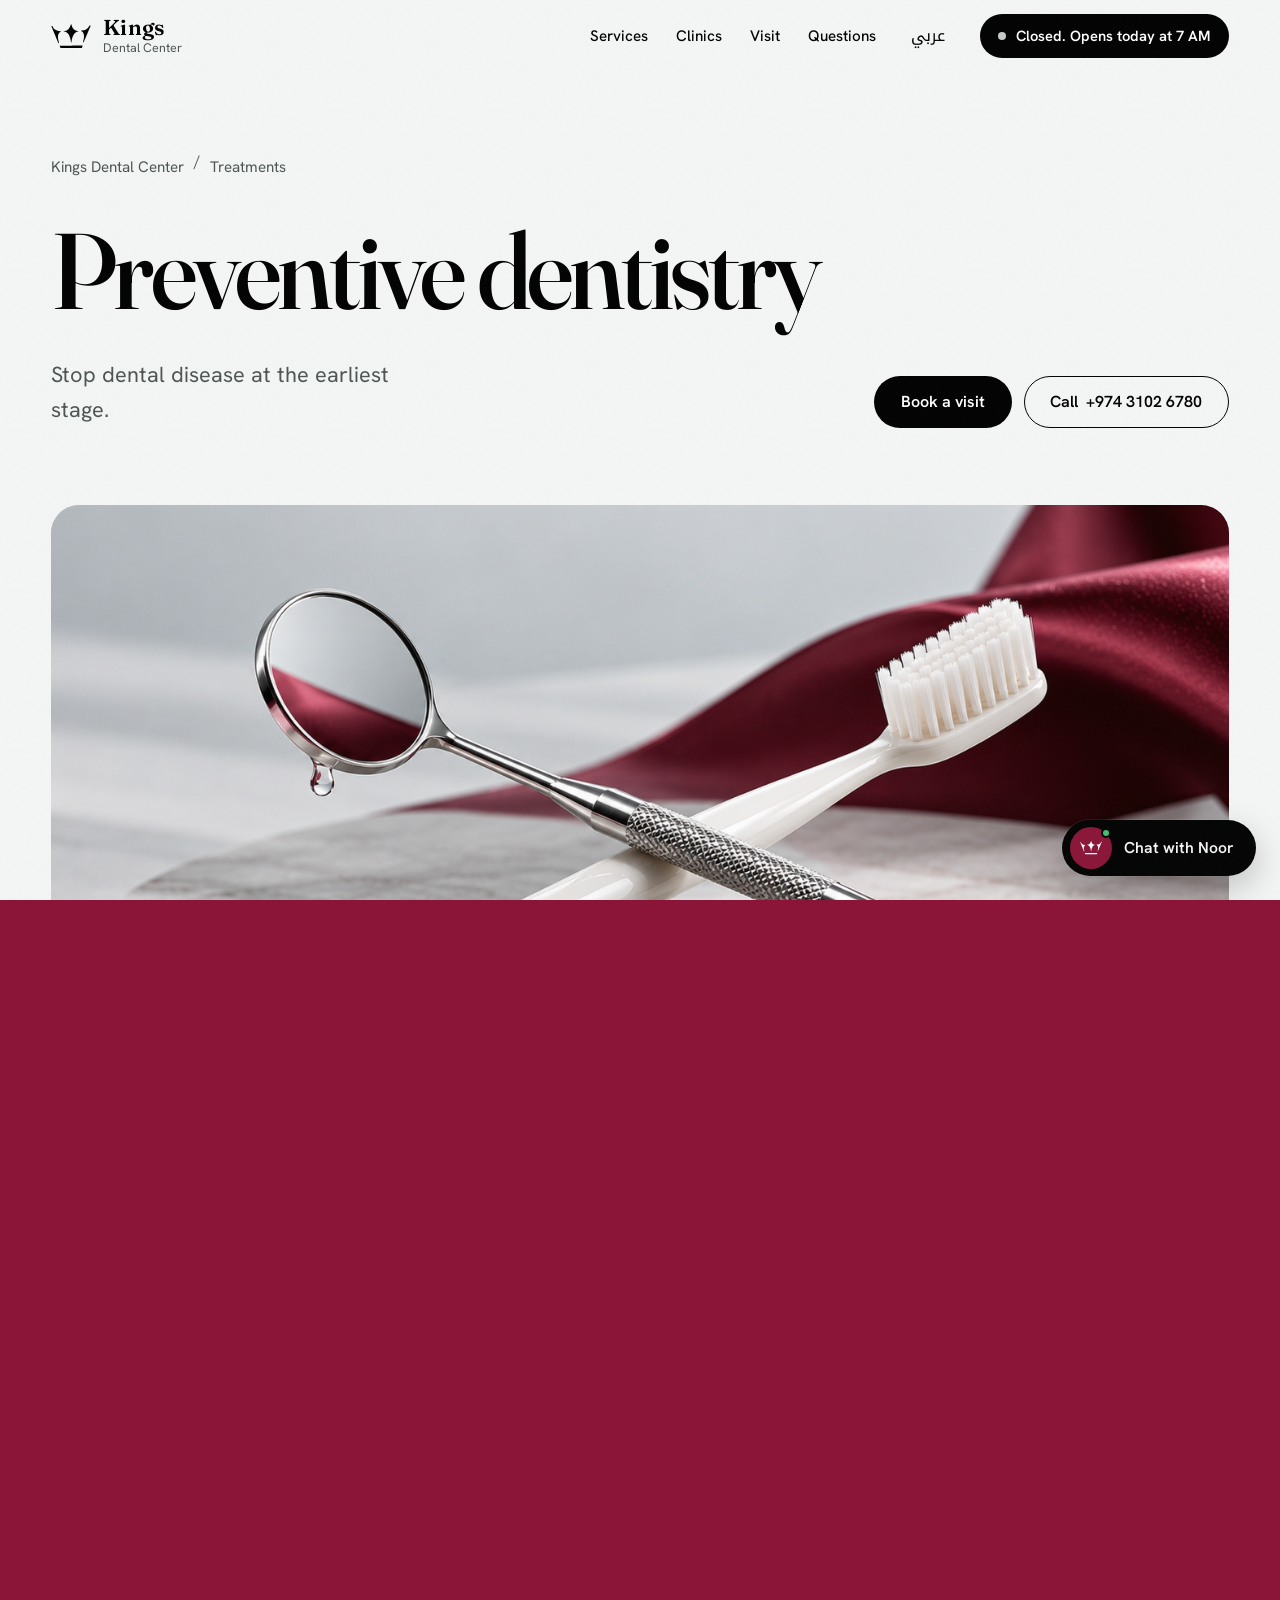
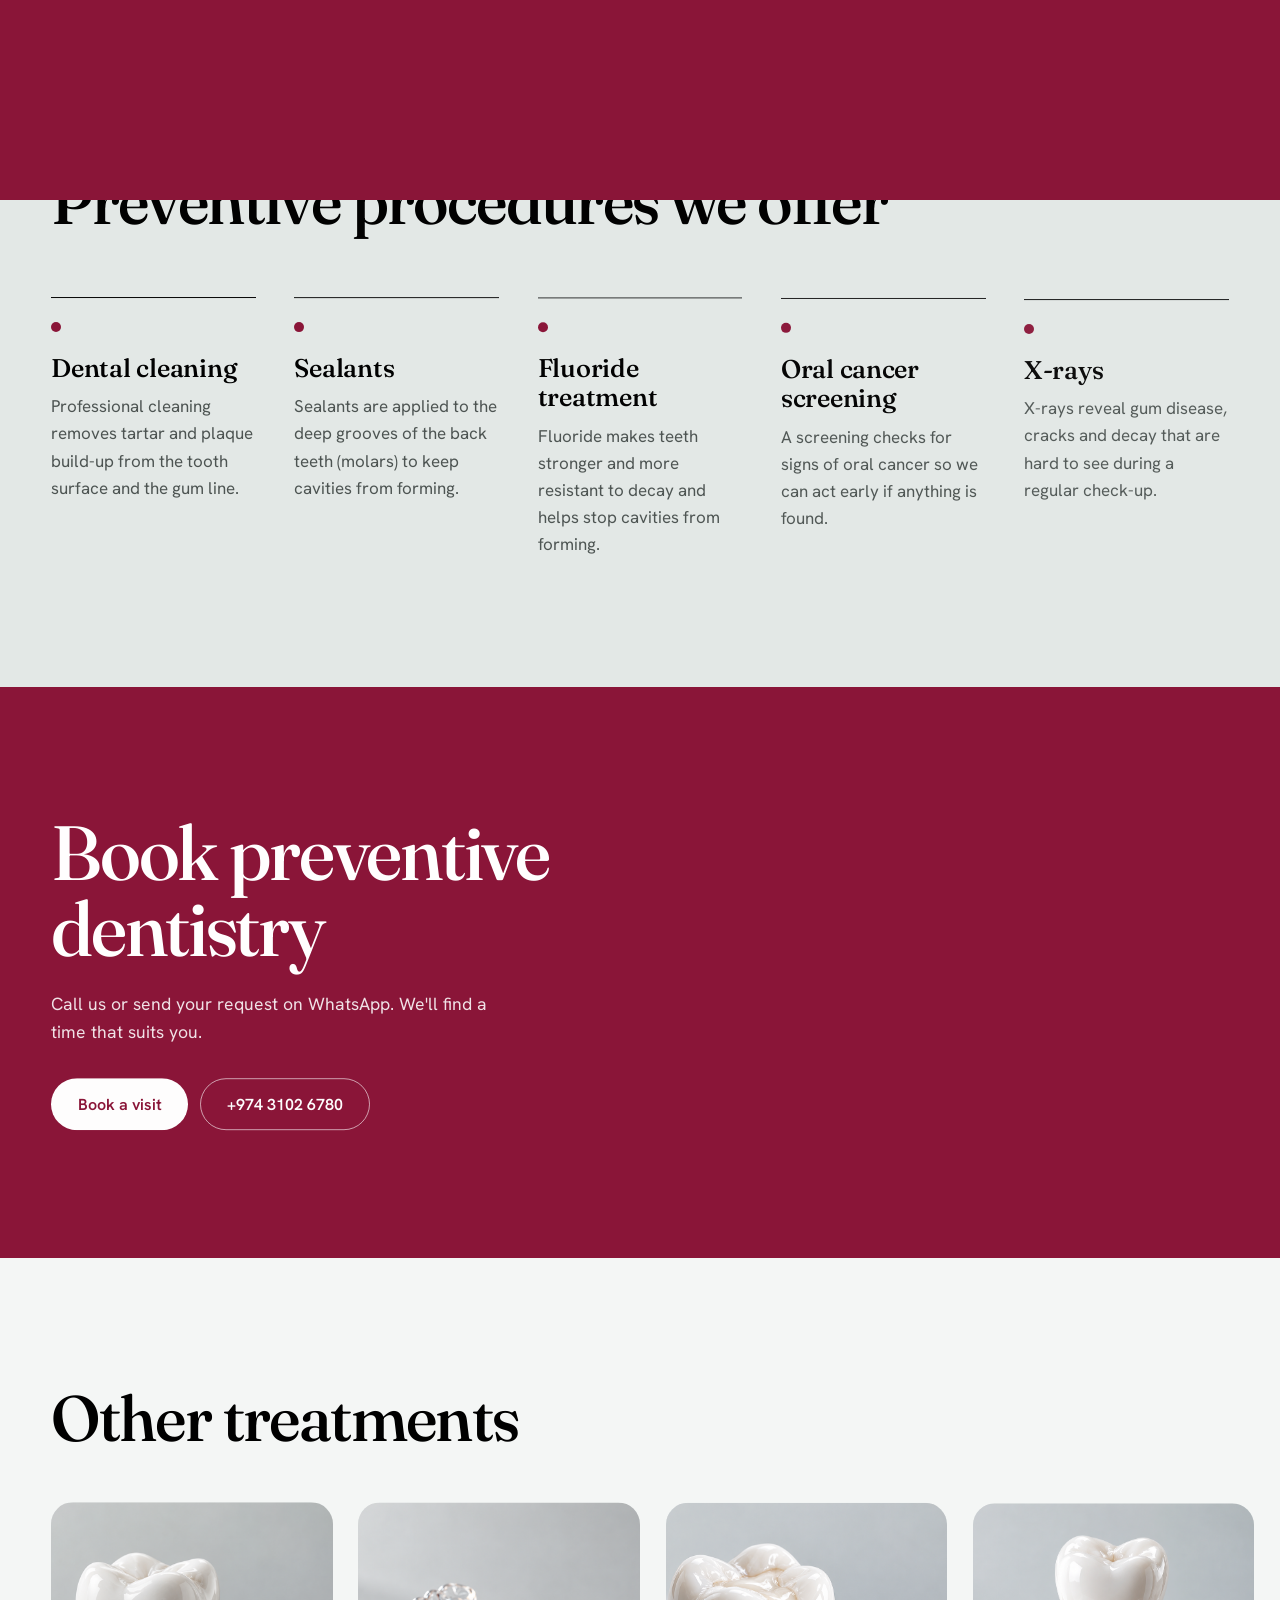
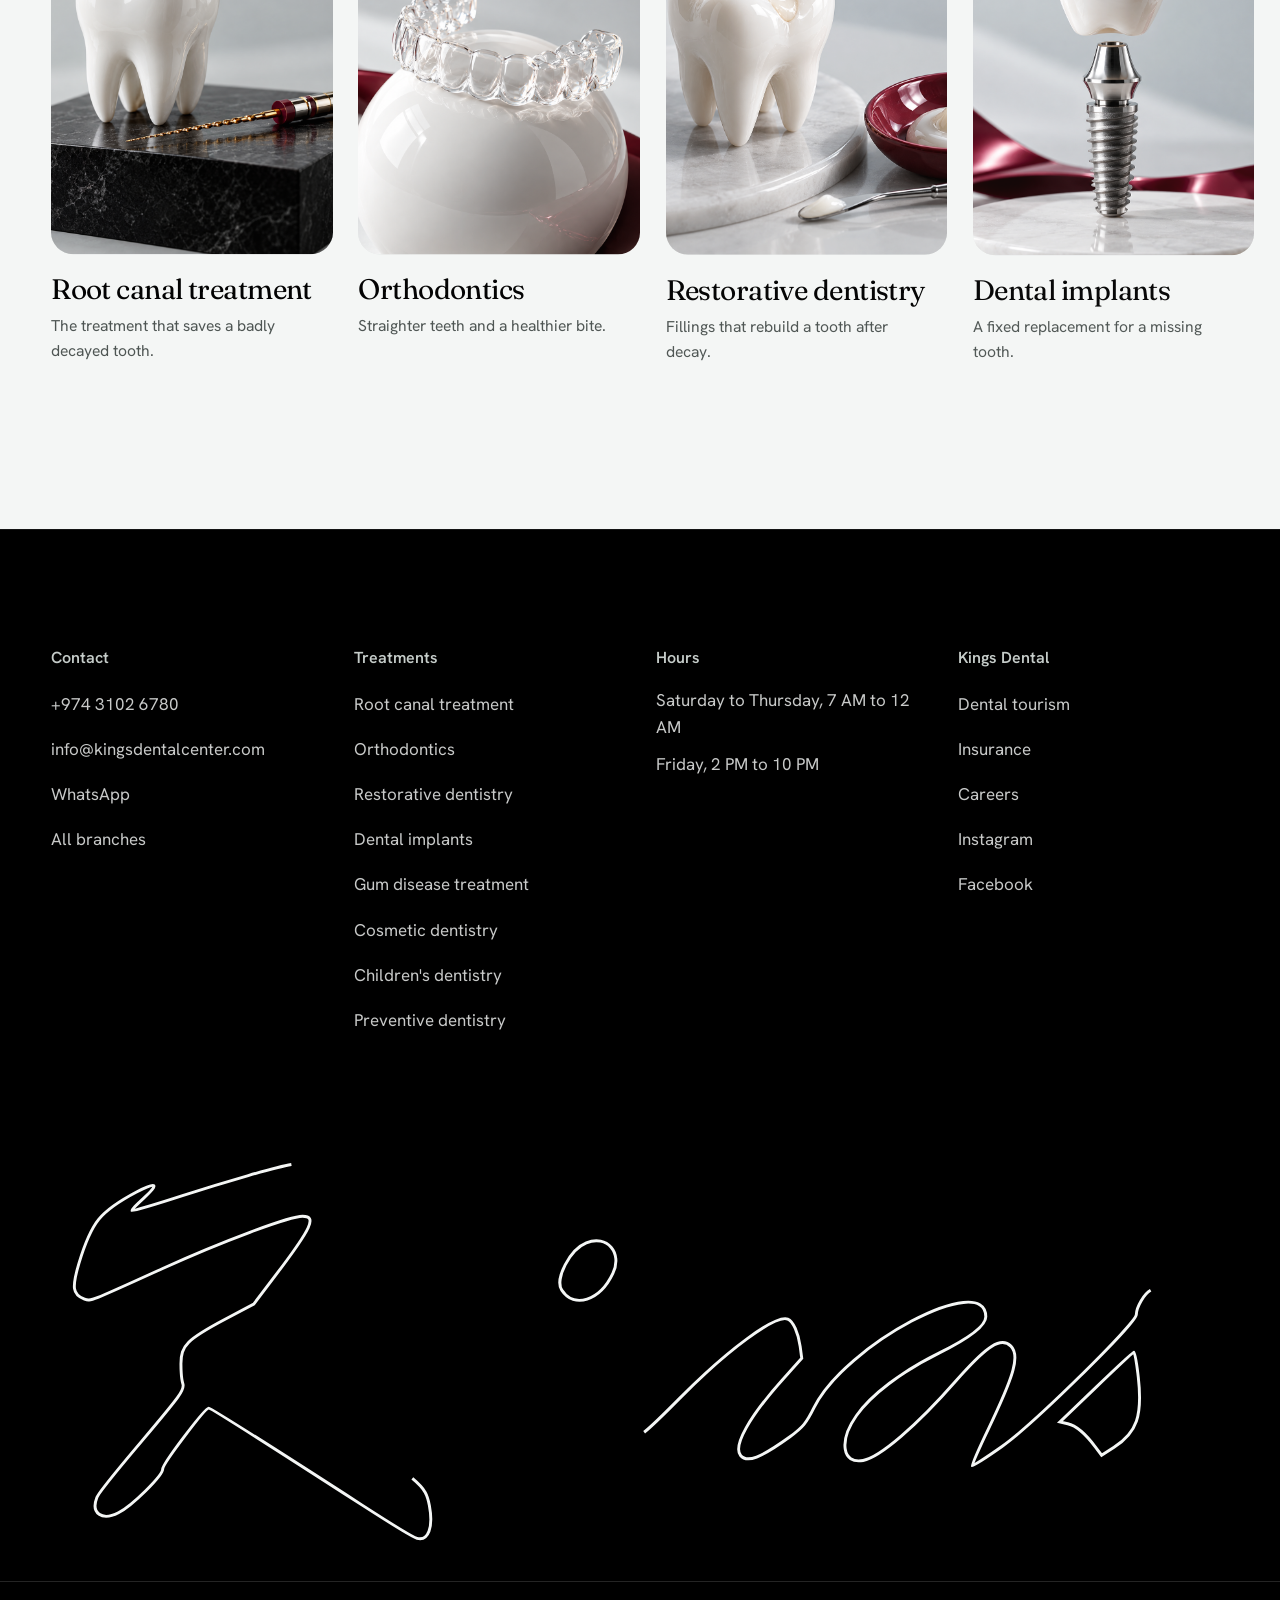
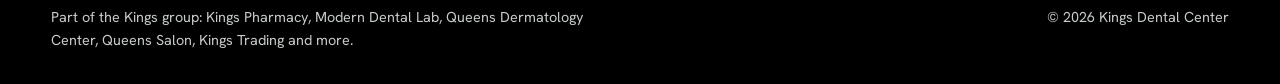
<file: site/treatments/preventive.html>
<!doctype html>
<html lang="en" dir="ltr">
<head>
<meta charset="utf-8">
<meta name="viewport" content="width=device-width, initial-scale=1, viewport-fit=cover">
<title>Preventive dentistry in Qatar | Kings Dental Center</title>
<meta name="description" content="Preventive dentistry at Kings Dental Center in Qatar: cleaning, sealants, fluoride, oral cancer screening and X-rays that catch problems early.">
<link rel="canonical" href="https://kingsdentalcenter.com/treatments/preventive">
<meta name="theme-color" content="#F4F6F5">
<meta property="og:title" content="Preventive dentistry in Qatar | Kings Dental Center">
<meta property="og:description" content="Preventive dentistry at Kings Dental Center in Qatar: cleaning, sealants, fluoride, oral cancer screening and X-rays that catch problems early.">
<meta property="og:image" content="https://kingsdentalcenter.com/assets/img/og.jpg">
<meta property="og:type" content="website">
<link rel="icon" href="../assets/logo/crown.svg?v=83c3bf92" type="image/svg+xml">
<link rel="preload" href="../fonts/fraunces-latin-opsz-normal.woff2" as="font" type="font/woff2" crossorigin>
<link rel="preload" href="../fonts/hanken-grotesk-latin-wght-normal.woff2" as="font" type="font/woff2" crossorigin>
<link rel="stylesheet" href="../css/fonts.css?v=f7cd680e">
<link rel="stylesheet" href="../css/style.css?v=64745b31">
<script type="application/ld+json">
[
 {
  "@context": "https://schema.org",
  "@type": "MedicalWebPage",
  "name": "Preventive dentistry",
  "description": "Preventive dentistry at Kings Dental Center in Qatar: cleaning, sealants, fluoride, oral cancer screening and X-rays that catch problems early.",
  "url": "https://kingsdentalcenter.com/treatments/preventive",
  "about": {
   "@type": "MedicalProcedure",
   "name": "Preventive dentistry"
  },
  "publisher": {
   "@type": "Dentist",
   "name": "Kings Dental Center",
   "telephone": "+974 3102 6780"
  }
 },
 {
  "@context": "https://schema.org",
  "@type": "BreadcrumbList",
  "itemListElement": [
   {
    "@type": "ListItem",
    "position": 1,
    "name": "Kings Dental Center",
    "item": "https://kingsdentalcenter.com/"
   },
   {
    "@type": "ListItem",
    "position": 2,
    "name": "Preventive dentistry",
    "item": "https://kingsdentalcenter.com/treatments/preventive"
   }
  ]
 }
]
</script>
<script>document.documentElement.classList.add('js');try{if(localStorage.getItem('kdc-lang')==='ar'){document.documentElement.lang='ar';document.documentElement.dir='rtl'}}catch(e){}</script>
</head>
<body data-page="treatment" data-slug="preventive" data-root="../">
<a class="skip" href="#main" data-i18n="skip">Skip to content</a>

<header class="bar">
  <div class="bar__in wrap">
    <a class="brand" href="../index.html" aria-label="Kings Dental Center, home">
      <svg class="brand__crown" viewBox="100 228 815 492" aria-hidden="true"><path d="M 506.200 232.200 C 505.540 232.860, 505 233.992, 505 234.715 C 505 241.959, 488.695 282.016, 478.853 298.952 C 466.573 320.082, 448.019 341.889, 437.949 347.026 C 435.912 348.065, 433.997 349.567, 433.691 350.363 C 432.805 352.672, 407.015 364.705, 398.372 366.841 C 394.042 367.912, 385.325 369.053, 379 369.377 C 364.981 370.096, 361.927 370.883, 360.027 374.265 C 358.055 377.773, 358.189 377.844, 370.117 379.567 C 381.223 381.171, 400.668 387.928, 407.479 392.551 C 409.465 393.898, 411.319 395, 411.599 395 C 415.501 395, 437.967 415.408, 448.257 428.299 C 458.174 440.724, 471.249 462.316, 473.509 470 C 473.914 471.375, 474.738 473.115, 475.341 473.866 C 476.448 475.245, 477.511 477.783, 480.421 486 C 481.297 488.475, 482.461 491.281, 483.007 492.236 C 483.553 493.191, 484 494.852, 484 495.927 C 484 497.002, 484.398 498.128, 484.885 498.429 C 485.371 498.729, 486.019 500.219, 486.323 501.738 C 486.627 503.257, 488.254 508.534, 489.938 513.464 C 491.622 518.393, 493 523.591, 493 525.014 C 493 526.436, 493.411 528.028, 493.914 528.550 C 495.699 530.406, 503.995 577.679, 505.575 595 C 506.477 604.886, 507.127 606, 512 606 C 516.925 606, 517.551 604.882, 518.440 594.500 C 519.969 576.650, 527.400 532.595, 530.417 523.500 C 531.147 521.300, 532.449 517.025, 533.312 514 C 537.986 497.604, 538.195 496.985, 543.995 482.500 C 548.230 471.924, 559.629 449.082, 561.960 446.500 C 562.953 445.400, 564.457 443.150, 565.302 441.500 C 566.146 439.850, 568.786 436.170, 571.169 433.323 C 573.551 430.475, 576.850 426.260, 578.500 423.956 C 591.583 405.685, 625.468 383.710, 646.344 379.957 C 655.280 378.351, 657.196 377.398, 656.818 374.750 C 656.329 371.321, 652.386 370.099, 638.378 369.038 C 612.928 367.110, 590.293 357.120, 570.422 339.047 C 549.505 320.023, 530.220 285.499, 518.447 246 C 516.398 239.125, 514.279 232.938, 513.738 232.250 C 512.487 230.659, 507.772 230.628, 506.200 232.200 M 894.081 257.588 C 885.257 259.961, 882.670 262.114, 879.489 269.735 C 856.253 325.396, 799.085 359.780, 725.382 362.423 C 714.281 362.822, 713.047 363.336, 713.015 367.576 C 712.996 370.192, 715.881 372.780, 723.500 376.978 C 755.191 394.443, 770.645 425.582, 772.643 476 C 773.854 506.554, 769.126 537.247, 758.048 570.736 C 753.636 584.073, 752.959 591.005, 755.539 596.440 C 757.084 599.698, 763.629 606.738, 764.362 605.932 C 764.578 605.694, 767.018 600.100, 769.786 593.500 C 777.086 576.089, 793.326 537.448, 813.285 490 C 822.886 467.175, 847.265 409.125, 867.460 361 C 887.655 312.875, 905.263 271.083, 906.589 268.129 C 911.613 256.936, 907.959 253.857, 894.081 257.588 M 108.338 269.999 C 106.236 270.846, 106.464 271.555, 116.634 295.685 C 122.386 309.333, 128.659 324.676, 130.574 329.780 C 132.489 334.884, 135.009 341.184, 136.174 343.780 C 137.339 346.376, 138.718 349.625, 139.239 351 C 139.759 352.375, 140.818 354.774, 141.593 356.331 C 142.367 357.888, 143 359.639, 143 360.222 C 143 361.229, 144.250 364.111, 149.633 375.514 C 150.935 378.272, 152 381.283, 152 382.205 C 152 383.127, 152.415 384.138, 152.921 384.451 C 153.428 384.764, 154.601 387.154, 155.527 389.760 C 157.552 395.459, 158.930 398.904, 160.117 401.236 C 160.603 402.191, 161 403.476, 161 404.091 C 161 404.706, 162.171 407.525, 163.602 410.355 C 165.033 413.185, 167.516 419.100, 169.121 423.500 C 170.725 427.900, 172.456 432.400, 172.966 433.500 C 176.299 440.682, 180.001 449.348, 181.939 454.500 C 183.180 457.800, 184.559 461.400, 185.004 462.500 C 185.450 463.600, 186.482 466.300, 187.300 468.500 C 188.117 470.700, 190.342 475.875, 192.244 480 C 194.147 484.125, 196.730 490.200, 197.985 493.500 C 199.241 496.800, 200.718 500.625, 201.268 502 C 201.818 503.375, 202.607 505.400, 203.022 506.500 C 203.732 508.381, 207.865 518.469, 210.192 524 C 210.770 525.375, 211.856 527.681, 212.604 529.124 C 213.352 530.567, 221.883 551.705, 231.561 576.097 C 241.240 600.490, 249.392 620.825, 249.677 621.286 C 249.962 621.747, 251.167 620.859, 252.355 619.312 C 253.543 617.765, 256.424 614.640, 258.757 612.368 C 263.853 607.405, 264.047 605.412, 260.460 594.925 C 256.431 583.144, 252.382 567.203, 247.398 543.500 C 242.827 521.760, 242.767 521.223, 242.277 498 C 241.938 481.955, 242.154 472.755, 242.959 469 C 243.607 465.975, 244.525 461.250, 244.999 458.500 C 246.214 451.449, 248.591 441.913, 249.983 438.500 C 252.952 431.222, 257.924 421.218, 259.212 419.931 C 260.053 419.090, 261.440 417.051, 262.294 415.399 C 266.447 407.368, 284.023 392.712, 296.500 386.876 C 299.179 385.623, 299.500 384.993, 299.500 380.987 L 299.500 376.500 289.093 375.757 C 245.886 372.670, 219.899 365.049, 189.403 346.521 C 167.021 332.923, 142.049 304.107, 135.629 284.468 C 133.608 278.287, 128.748 272.211, 124.357 270.376 C 120.714 268.854, 111.703 268.642, 108.338 269.999 M 508.548 668.742 C 380.974 668.886, 276.226 669.374, 275.773 669.827 C 274.944 670.656, 276.914 675.605, 284.094 690.729 C 286.242 695.256, 288 699.256, 288 699.618 C 288 701.581, 296.211 717.001, 297.260 717.007 C 297.942 717.011, 394.986 717.014, 512.914 717.014 C 706.647 717.014, 727.495 716.862, 729.068 715.439 C 730.025 714.572, 732.038 709.957, 733.541 705.182 C 735.044 700.407, 736.845 694.700, 737.542 692.500 C 738.820 688.470, 740.448 684.249, 742.197 680.430 C 743.856 676.808, 743.720 668.577, 742 668.525 C 741.175 668.500, 636.122 668.598, 508.548 668.742" fill-rule="evenodd"/></svg>
      <span class="brand__words"><span class="brand__name">Kings</span> <span class="brand__sub" data-i18n="brandSub">Dental Center</span></span>
    </a>
    <nav class="nav" aria-label="Main">
      <a href="../index.html#services" data-i18n="navServices">Services</a>
      <a href="../index.html#clinics" data-i18n="navClinics">Clinics</a>
      <a href="../index.html#visit" data-i18n="navVisit">Visit</a>
      <a href="../index.html#faq" data-i18n="navFaq">Questions</a>
    </nav>
    <button class="lang" type="button" data-lang-toggle lang="ar">عربي</button>
    <button class="burger" type="button" aria-expanded="false" aria-controls="menu" data-menu-btn><span class="burger__l"></span><span class="burger__l"></span><span class="visually-hidden" data-i18n="menu">Menu</span></button>
    <a class="status status--bar" href="tel:+97431026780" data-status>
      <span class="status__dot"></span>
      <span class="status__text" data-status-text>Call +974 3102 6780</span>
    </a>
  </div>
</header>

<!-- Full-screen menu -->
<div class="menu" id="menu" hidden data-menu>
  <div class="menu__in wrap">
    <nav class="menu__main" aria-label="Menu">
      <a href="../index.html#services" data-i18n="navServices">Services</a>
      <a href="../index.html#clinics" data-i18n="navClinics">Clinics</a>
      <a href="../index.html#visit" data-i18n="navVisit">Visit</a>
      <a href="../index.html#faq" data-i18n="navFaq">Questions</a>
      <a href="../index.html#book" data-i18n="ctaBook">Book a visit</a>
    </nav>
    <div class="menu__side">
      <p class="menu__h" data-i18n="footTreat">Treatments</p>
      <div class="menu__treat"><a href="../treatments/root-canal.html" data-tname="root-canal">Root canal treatment</a>
      <a href="../treatments/orthodontics.html" data-tname="orthodontics">Orthodontics</a>
      <a href="../treatments/restorative.html" data-tname="restorative">Restorative dentistry</a>
      <a href="../treatments/implants.html" data-tname="implants">Dental implants</a>
      <a href="../treatments/gums.html" data-tname="gums">Gum disease treatment</a>
      <a href="../treatments/cosmetic.html" data-tname="cosmetic">Cosmetic dentistry</a>
      <a href="../treatments/children.html" data-tname="children">Children&#x27;s dentistry</a>
      <a href="../treatments/preventive.html" data-tname="preventive">Preventive dentistry</a></div>
      <div class="menu__contact">
        <a class="btn btn--light" href="tel:+97431026780" dir="ltr">+974 3102 6780</a>
        <a class="btn btn--line-light" href="http://wa.me/97431026780" target="_blank" rel="noopener">WhatsApp</a>
      </div>
    </div>
  </div>
</div>

<!-- Page transition curtain -->
<div class="curtain" aria-hidden="true"><svg class="curtain__crown" viewBox="100 228 815 492"><path d="M 506.200 232.200 C 505.540 232.860, 505 233.992, 505 234.715 C 505 241.959, 488.695 282.016, 478.853 298.952 C 466.573 320.082, 448.019 341.889, 437.949 347.026 C 435.912 348.065, 433.997 349.567, 433.691 350.363 C 432.805 352.672, 407.015 364.705, 398.372 366.841 C 394.042 367.912, 385.325 369.053, 379 369.377 C 364.981 370.096, 361.927 370.883, 360.027 374.265 C 358.055 377.773, 358.189 377.844, 370.117 379.567 C 381.223 381.171, 400.668 387.928, 407.479 392.551 C 409.465 393.898, 411.319 395, 411.599 395 C 415.501 395, 437.967 415.408, 448.257 428.299 C 458.174 440.724, 471.249 462.316, 473.509 470 C 473.914 471.375, 474.738 473.115, 475.341 473.866 C 476.448 475.245, 477.511 477.783, 480.421 486 C 481.297 488.475, 482.461 491.281, 483.007 492.236 C 483.553 493.191, 484 494.852, 484 495.927 C 484 497.002, 484.398 498.128, 484.885 498.429 C 485.371 498.729, 486.019 500.219, 486.323 501.738 C 486.627 503.257, 488.254 508.534, 489.938 513.464 C 491.622 518.393, 493 523.591, 493 525.014 C 493 526.436, 493.411 528.028, 493.914 528.550 C 495.699 530.406, 503.995 577.679, 505.575 595 C 506.477 604.886, 507.127 606, 512 606 C 516.925 606, 517.551 604.882, 518.440 594.500 C 519.969 576.650, 527.400 532.595, 530.417 523.500 C 531.147 521.300, 532.449 517.025, 533.312 514 C 537.986 497.604, 538.195 496.985, 543.995 482.500 C 548.230 471.924, 559.629 449.082, 561.960 446.500 C 562.953 445.400, 564.457 443.150, 565.302 441.500 C 566.146 439.850, 568.786 436.170, 571.169 433.323 C 573.551 430.475, 576.850 426.260, 578.500 423.956 C 591.583 405.685, 625.468 383.710, 646.344 379.957 C 655.280 378.351, 657.196 377.398, 656.818 374.750 C 656.329 371.321, 652.386 370.099, 638.378 369.038 C 612.928 367.110, 590.293 357.120, 570.422 339.047 C 549.505 320.023, 530.220 285.499, 518.447 246 C 516.398 239.125, 514.279 232.938, 513.738 232.250 C 512.487 230.659, 507.772 230.628, 506.200 232.200 M 894.081 257.588 C 885.257 259.961, 882.670 262.114, 879.489 269.735 C 856.253 325.396, 799.085 359.780, 725.382 362.423 C 714.281 362.822, 713.047 363.336, 713.015 367.576 C 712.996 370.192, 715.881 372.780, 723.500 376.978 C 755.191 394.443, 770.645 425.582, 772.643 476 C 773.854 506.554, 769.126 537.247, 758.048 570.736 C 753.636 584.073, 752.959 591.005, 755.539 596.440 C 757.084 599.698, 763.629 606.738, 764.362 605.932 C 764.578 605.694, 767.018 600.100, 769.786 593.500 C 777.086 576.089, 793.326 537.448, 813.285 490 C 822.886 467.175, 847.265 409.125, 867.460 361 C 887.655 312.875, 905.263 271.083, 906.589 268.129 C 911.613 256.936, 907.959 253.857, 894.081 257.588 M 108.338 269.999 C 106.236 270.846, 106.464 271.555, 116.634 295.685 C 122.386 309.333, 128.659 324.676, 130.574 329.780 C 132.489 334.884, 135.009 341.184, 136.174 343.780 C 137.339 346.376, 138.718 349.625, 139.239 351 C 139.759 352.375, 140.818 354.774, 141.593 356.331 C 142.367 357.888, 143 359.639, 143 360.222 C 143 361.229, 144.250 364.111, 149.633 375.514 C 150.935 378.272, 152 381.283, 152 382.205 C 152 383.127, 152.415 384.138, 152.921 384.451 C 153.428 384.764, 154.601 387.154, 155.527 389.760 C 157.552 395.459, 158.930 398.904, 160.117 401.236 C 160.603 402.191, 161 403.476, 161 404.091 C 161 404.706, 162.171 407.525, 163.602 410.355 C 165.033 413.185, 167.516 419.100, 169.121 423.500 C 170.725 427.900, 172.456 432.400, 172.966 433.500 C 176.299 440.682, 180.001 449.348, 181.939 454.500 C 183.180 457.800, 184.559 461.400, 185.004 462.500 C 185.450 463.600, 186.482 466.300, 187.300 468.500 C 188.117 470.700, 190.342 475.875, 192.244 480 C 194.147 484.125, 196.730 490.200, 197.985 493.500 C 199.241 496.800, 200.718 500.625, 201.268 502 C 201.818 503.375, 202.607 505.400, 203.022 506.500 C 203.732 508.381, 207.865 518.469, 210.192 524 C 210.770 525.375, 211.856 527.681, 212.604 529.124 C 213.352 530.567, 221.883 551.705, 231.561 576.097 C 241.240 600.490, 249.392 620.825, 249.677 621.286 C 249.962 621.747, 251.167 620.859, 252.355 619.312 C 253.543 617.765, 256.424 614.640, 258.757 612.368 C 263.853 607.405, 264.047 605.412, 260.460 594.925 C 256.431 583.144, 252.382 567.203, 247.398 543.500 C 242.827 521.760, 242.767 521.223, 242.277 498 C 241.938 481.955, 242.154 472.755, 242.959 469 C 243.607 465.975, 244.525 461.250, 244.999 458.500 C 246.214 451.449, 248.591 441.913, 249.983 438.500 C 252.952 431.222, 257.924 421.218, 259.212 419.931 C 260.053 419.090, 261.440 417.051, 262.294 415.399 C 266.447 407.368, 284.023 392.712, 296.500 386.876 C 299.179 385.623, 299.500 384.993, 299.500 380.987 L 299.500 376.500 289.093 375.757 C 245.886 372.670, 219.899 365.049, 189.403 346.521 C 167.021 332.923, 142.049 304.107, 135.629 284.468 C 133.608 278.287, 128.748 272.211, 124.357 270.376 C 120.714 268.854, 111.703 268.642, 108.338 269.999 M 508.548 668.742 C 380.974 668.886, 276.226 669.374, 275.773 669.827 C 274.944 670.656, 276.914 675.605, 284.094 690.729 C 286.242 695.256, 288 699.256, 288 699.618 C 288 701.581, 296.211 717.001, 297.260 717.007 C 297.942 717.011, 394.986 717.014, 512.914 717.014 C 706.647 717.014, 727.495 716.862, 729.068 715.439 C 730.025 714.572, 732.038 709.957, 733.541 705.182 C 735.044 700.407, 736.845 694.700, 737.542 692.500 C 738.820 688.470, 740.448 684.249, 742.197 680.430 C 743.856 676.808, 743.720 668.577, 742 668.525 C 741.175 668.500, 636.122 668.598, 508.548 668.742" fill-rule="evenodd"/></svg></div>

<main id="main">

<section class="th">
  <div class="wrap th__in">
    <nav class="crumb" aria-label="Breadcrumb">
      <a href="../index.html" data-i18n="backHome">Kings Dental Center</a>
      <span aria-hidden="true">/</span>
      <a href="../index.html#services" data-i18n="treatCrumb">Treatments</a>
    </nav>
    <h1 class="th__title" data-tf="name">Preventive dentistry</h1>
    <div class="th__row">
      <p class="th__lead" data-tf="lead">Stop dental disease at the earliest stage.</p>
      <div class="th__actions">
        <a class="btn btn--ink" href="../index.html?service=preventive#book" data-i18n="ctaBook">Book a visit</a>
        <a class="btn btn--line" href="tel:+97431026780"><span data-i18n="ctaCall">Call</span> <span class="num" dir="ltr">+974 3102 6780</span></a>
      </div>
    </div>
  </div>
  <figure class="th__media wrap">
    <div class="th__frame"><img src="../assets/img/services/preventive.png?v=8c4e0afb" alt="Preventive dentistry at Kings Dental Center" width="1448" height="1086" fetchpriority="high"></div>
  </figure>
</section>

<section class="tbody">
  <div class="wrap tbody__grid">
    <p class="tbody__intro" data-tf="intro">Preventive dentistry is about looking after your oral health to avoid decay, gum disease, enamel wear and other problems before they start. Alongside brushing and flossing every day, visiting your dentist at regular intervals is one of the best ways to keep your teeth healthy.</p>
    <div class="tbody__at">
      <h2 class="tbody__h" data-i18n="atKings">At Kings Dental Center</h2>
      <p data-tf="at">At Kings Dental Center, our preventive care helps patients avoid tooth decay, gum infection, tooth loss and enamel wear. Children benefit especially, as it helps their newly grown teeth become strong and healthy. Our specialists examine you thoroughly and recommend the procedures that suit your teeth.</p>
    </div>
  </div>
</section>

<section class="tsteps" aria-labelledby="tsteps-title">
  <div class="wrap">
    <h2 id="tsteps-title" class="sec-title" data-tf="stepsTitle">Preventive procedures we offer</h2>
    <ul class="tsteps__list"><li class="tstep"><span class="tstep__dot" aria-hidden="true"></span><h3 class="tstep__t" data-tf="steps.0.0">Dental cleaning</h3><p class="tstep__d" data-tf="steps.0.1">Professional cleaning removes tartar and plaque build-up from the tooth surface and the gum line.</p></li><li class="tstep"><span class="tstep__dot" aria-hidden="true"></span><h3 class="tstep__t" data-tf="steps.1.0">Sealants</h3><p class="tstep__d" data-tf="steps.1.1">Sealants are applied to the deep grooves of the back teeth (molars) to keep cavities from forming.</p></li><li class="tstep"><span class="tstep__dot" aria-hidden="true"></span><h3 class="tstep__t" data-tf="steps.2.0">Fluoride treatment</h3><p class="tstep__d" data-tf="steps.2.1">Fluoride makes teeth stronger and more resistant to decay and helps stop cavities from forming.</p></li><li class="tstep"><span class="tstep__dot" aria-hidden="true"></span><h3 class="tstep__t" data-tf="steps.3.0">Oral cancer screening</h3><p class="tstep__d" data-tf="steps.3.1">A screening checks for signs of oral cancer so we can act early if anything is found.</p></li><li class="tstep"><span class="tstep__dot" aria-hidden="true"></span><h3 class="tstep__t" data-tf="steps.4.0">X-rays</h3><p class="tstep__d" data-tf="steps.4.1">X-rays reveal gum disease, cracks and decay that are hard to see during a regular check-up.</p></li></ul>
  </div>
</section>

<section class="tcta" aria-labelledby="tcta-title">
  <video class="tcta__bg" data-src="../assets/video/silk-loop.mp4?v=25ef8412" muted loop playsinline preload="none" aria-hidden="true"></video>
  <div class="wrap tcta__in">
    <h2 id="tcta-title" class="tcta__title" data-book-name>Book preventive dentistry</h2>
    <p class="tcta__text" data-i18n="treatCtaText">Call us or send your request on WhatsApp. We'll find a time that suits you.</p>
    <div class="tcta__actions">
      <a class="btn btn--light" href="../index.html?service=preventive#book" data-i18n="ctaBook">Book a visit</a>
      <a class="btn btn--line-light" href="tel:+97431026780" dir="ltr">+974 3102 6780</a>
    </div>
  </div>
</section>

<section class="tmore" aria-labelledby="tmore-title">
  <div class="wrap">
    <h2 id="tmore-title" class="sec-title" data-i18n="otherTreat">Other treatments</h2>
  </div>
  <div class="tmore__viewport">
    <ul class="tmore__track">
      <li><a class="tcard" href="../treatments/root-canal.html"><span class="tcard__media"><img src="../assets/img/services/root-canal.png?v=4f96a5e6" alt="" width="1448" height="1086" loading="lazy"></span><span class="tcard__name" data-tname="root-canal">Root canal treatment</span><span class="tcard__lead" data-tlead="root-canal">The treatment that saves a badly decayed tooth.</span></a></li>
      <li><a class="tcard" href="../treatments/orthodontics.html"><span class="tcard__media"><img src="../assets/img/services/orthodontics.png?v=edfaeb09" alt="" width="1448" height="1086" loading="lazy"></span><span class="tcard__name" data-tname="orthodontics">Orthodontics</span><span class="tcard__lead" data-tlead="orthodontics">Straighter teeth and a healthier bite.</span></a></li>
      <li><a class="tcard" href="../treatments/restorative.html"><span class="tcard__media"><img src="../assets/img/services/restorative.png?v=65b23a31" alt="" width="1448" height="1086" loading="lazy"></span><span class="tcard__name" data-tname="restorative">Restorative dentistry</span><span class="tcard__lead" data-tlead="restorative">Fillings that rebuild a tooth after decay.</span></a></li>
      <li><a class="tcard" href="../treatments/implants.html"><span class="tcard__media"><img src="../assets/img/services/implants.png?v=60717208" alt="" width="1448" height="1086" loading="lazy"></span><span class="tcard__name" data-tname="implants">Dental implants</span><span class="tcard__lead" data-tlead="implants">A fixed replacement for a missing tooth.</span></a></li>
      <li><a class="tcard" href="../treatments/gums.html"><span class="tcard__media"><img src="../assets/img/services/gums.png?v=1c68962f" alt="" width="1448" height="1086" loading="lazy"></span><span class="tcard__name" data-tname="gums">Gum disease treatment</span><span class="tcard__lead" data-tlead="gums">Periodontal care for gums and the bone beneath.</span></a></li>
      <li><a class="tcard" href="../treatments/cosmetic.html"><span class="tcard__media"><img src="../assets/img/services/cosmetic.png?v=7ab4de9b" alt="" width="1448" height="1086" loading="lazy"></span><span class="tcard__name" data-tname="cosmetic">Cosmetic dentistry</span><span class="tcard__lead" data-tlead="cosmetic">Tell us the smile you want. We&#x27;ll plan it.</span></a></li>
      <li><a class="tcard" href="../treatments/children.html"><span class="tcard__media"><img src="../assets/img/services/children.png?v=4a0a98f2" alt="" width="1448" height="1086" loading="lazy"></span><span class="tcard__name" data-tname="children">Children&#x27;s dentistry</span><span class="tcard__lead" data-tlead="children">Raise your children with healthy, glowing smiles.</span></a></li>
    </ul>
  </div>
</section>

</main>
<footer class="foot">
  <div class="wrap foot__grid">
    <div class="foot__col">
      <h3 class="foot__h" data-i18n="footContact">Contact</h3>
      <a href="tel:+97431026780" dir="ltr">+974 3102 6780</a>
      <a href="mailto:info@kingsdentalcenter.com" dir="ltr">info@kingsdentalcenter.com</a>
      <a href="http://wa.me/97431026780" target="_blank" rel="noopener">WhatsApp</a>
      <a href="../index.html#clinics" data-i18n="allBranches">All branches</a>
    </div>
    <div class="foot__col">
      <h3 class="foot__h" data-i18n="footTreat">Treatments</h3>
      <a href="../treatments/root-canal.html" data-tname="root-canal">Root canal treatment</a>
      <a href="../treatments/orthodontics.html" data-tname="orthodontics">Orthodontics</a>
      <a href="../treatments/restorative.html" data-tname="restorative">Restorative dentistry</a>
      <a href="../treatments/implants.html" data-tname="implants">Dental implants</a>
      <a href="../treatments/gums.html" data-tname="gums">Gum disease treatment</a>
      <a href="../treatments/cosmetic.html" data-tname="cosmetic">Cosmetic dentistry</a>
      <a href="../treatments/children.html" data-tname="children">Children&#x27;s dentistry</a>
      <a href="../treatments/preventive.html" data-tname="preventive">Preventive dentistry</a>
    </div>
    <div class="foot__col">
      <h3 class="foot__h" data-i18n="footHours">Hours</h3>
      <span data-i18n="footHours1">Saturday to Thursday, 7 AM to 12 AM</span>
      <span data-i18n="footHours2">Friday, 2 PM to 10 PM</span>
    </div>
    <div class="foot__col">
      <h3 class="foot__h" data-i18n="footMore">Kings Dental</h3>
      <a href="../index.html#faq" data-i18n="footTourism">Dental tourism</a>
      <a href="../index.html#insurance" data-i18n="navInsurance">Insurance</a>
      <a href="mailto:info@kingsdentalcenter.com?subject=Careers" data-i18n="footCareers">Careers</a>
      <a href="https://www.instagram.com/kingsdentalcenter/" target="_blank" rel="noopener">Instagram</a>
      <a href="https://www.facebook.com/kingsdentalqatar/" target="_blank" rel="noopener">Facebook</a>
    </div>
  </div>
  <div class="foot__mark wrap" aria-hidden="true">
    <svg class="foot__script" viewBox="265 755 485 165"><path d="M 364 24.694 C 357.770 25.745, 337.778 31.462, 319.152 37.520 C 307.960 41.159, 298.605 43.939, 298.363 43.696 C 298.120 43.454, 300.252 41.160, 303.100 38.600 C 309.754 32.617, 308.624 31.597, 300.234 36.013 C 285.210 43.922, 281.589 48.407, 276.499 65.417 C 273.515 75.392, 273.923 78.260, 278.580 80.030 C 281.358 81.087, 280.392 81.460, 311 67.502 C 335.257 56.441, 363.237 46, 368.622 46 C 374.522 46, 372.428 50.633, 357.838 69.861 L 348.500 82.168 336.704 88.399 C 321.017 96.685, 318.497 99.231, 318.511 106.768 C 318.517 109.921, 318.884 113.662, 319.327 115.082 C 320.054 117.414, 318.417 119.691, 302.469 138.522 C 292.755 149.993, 284.375 160.514, 283.848 161.901 C 281.382 168.387, 285.969 171.587, 292.764 168.120 C 298.442 165.224, 311 152.817, 311 150.104 C 311 147.943, 328.345 125, 329.978 125 C 330.785 125, 351.147 137.884, 392.988 164.868 C 404.257 172.135, 414.500 178.338, 415.751 178.652 C 420.400 179.819, 422.520 174.164, 420.828 165.110 C 419.202 156.408, 417.999 155.447, 370 124.543 C 356.525 115.868, 344.894 108.199, 344.153 107.502 C 343.037 106.452, 343.670 105.049, 347.854 99.295 L 352.902 92.355 368.701 84.994 C 377.391 80.945, 390.125 74.962, 397 71.698 C 426.723 57.586, 427.625 57.206, 430.188 57.696 C 435.153 58.645, 443.290 51.919, 450.025 41.299 C 453.609 35.648, 453.867 33, 450.834 33 C 449.642 33, 430.492 42.050, 408.278 53.111 C 386.063 64.172, 367.653 72.986, 367.365 72.699 C 367.078 72.411, 370.950 66.290, 375.970 59.097 C 387.750 42.218, 387.903 41.763, 384.419 33.999 C 380.164 24.517, 376.080 22.656, 364 24.694 M 485.468 56.950 C 478.702 59.693, 472.376 71.872, 475.355 76.419 C 480.475 84.233, 491.083 80.774, 496.406 69.556 C 500.478 60.975, 493.989 53.496, 485.468 56.950 M 717.881 76.503 C 715.220 77.950, 712 83.419, 712 86.495 C 712 90.019, 669.397 131.834, 656.661 140.811 C 650.149 145.400, 644.633 148.966, 644.401 148.734 C 644.170 148.503, 647.180 141.657, 651.091 133.521 C 661.970 110.887, 664.058 103.201, 660.336 99.479 C 656.325 95.468, 650.612 99.080, 637.740 113.765 C 621.426 132.374, 606.370 145.277, 599.452 146.575 C 590.827 148.193, 589.385 138.589, 596.689 128.162 C 602.744 119.519, 615.303 109.998, 630.693 102.386 C 643.672 95.966, 650 91.055, 650 87.399 C 650 68.185, 592.093 98.822, 579.234 124.841 C 576.074 131.236, 574.576 133.038, 569.191 136.928 C 557.210 145.584, 551.637 147.677, 549.009 144.511 C 545.802 140.646, 552.493 128.629, 566.551 113.007 L 574.193 104.515 573.541 99.601 C 572.803 94.033, 570.597 89.166, 568.436 88.337 C 563.456 86.426, 543.831 100.828, 523.783 121.104 C 507.763 137.307, 505 139.239, 505 134.237 C 505 130.633, 509.710 123.768, 520.368 111.836 C 529.410 101.712, 530.484 99.153, 526.777 96.557 C 521.202 92.651, 513.195 95.902, 505.078 105.366 C 499.147 112.281, 490.803 124.881, 489.427 129 C 488.094 132.991, 478.717 140.727, 470.500 144.615 C 460.035 149.566, 450 146.084, 450 137.500 C 450 133.424, 451.520 131.279, 462.402 120 C 480.563 101.176, 484.150 89, 471.534 89 C 464.081 89, 456.702 94.109, 447.133 105.893 C 436.912 118.479, 433.619 126.189, 433.731 137.272 C 433.967 160.649, 445.635 172.356, 461.500 165.136 C 466.718 162.761, 479.602 152.347, 483.797 147.113 C 487.962 141.918, 488.586 141.962, 489.345 147.503 C 490.498 155.915, 495.998 163.636, 499.865 162.273 C 502.662 161.286, 504.965 158.883, 514.983 146.500 C 526.780 131.918, 543.531 116, 547.080 116 C 547.509 116, 545 120.670, 541.506 126.377 C 530.853 143.777, 528.687 148.669, 528.587 155.544 C 528.479 163.060, 530.512 166.630, 535.427 167.552 C 542.165 168.816, 549.215 164.592, 567 148.637 C 575.807 140.735, 577 139.999, 577 142.462 C 577 146.025, 581.509 155.451, 584.938 159.055 C 592.942 167.470, 604.262 162.823, 627.321 141.658 C 639.602 130.385, 639.520 129.873, 628.881 151.431 C 622.754 163.847, 622.202 164.600, 615 170.369 C 595.441 186.036, 581.443 203.192, 578.882 214.636 C 574.300 235.109, 600.412 216.555, 622.431 183.689 L 632.354 168.879 650.695 154.439 C 660.783 146.498, 669.253 140, 669.518 140 C 669.783 140, 670.010 141.238, 670.022 142.750 C 670.078 149.756, 678.036 159.917, 686.634 163.958 C 699.254 169.890, 711.007 166.345, 731.500 150.423 C 743.242 141.300, 746.215 137.920, 745.823 134.138 L 745.500 131.022 737 137.148 C 725.738 145.266, 719.026 148.309, 711.250 148.821 C 703.805 149.312, 703.516 148.488, 709.744 144.536 C 712.314 142.906, 717.470 138.691, 721.202 135.170 C 734.578 122.553, 737.093 111.992, 731.628 91.401 C 730.153 85.846, 729.234 80.553, 729.585 79.638 C 731.183 75.474, 723.542 73.427, 717.881 76.503 M 695.480 116.369 L 680.534 130.739 683.740 131.443 C 687.140 132.190, 690.842 135.292, 695.093 140.955 L 697.687 144.410 702.815 141.119 C 712.225 135.080, 714.607 128.193, 712.801 112.250 C 712.162 106.612, 711.367 102, 711.033 102 C 710.699 102, 703.700 108.466, 695.480 116.369" transform="translate(0 740)" fill-rule="evenodd"/></svg>
  </div>
  <div class="wrap foot__base">
    <p data-i18n="family">Part of the Kings group: Kings Pharmacy, Modern Dental Lab, Queens Dermatology Center, Queens Salon, Kings Trading and more.</p>
    <p>&copy; <span data-year></span> Kings Dental Center</p>
  </div>
</footer>

<nav class="dock" aria-label="Quick contact">
  <a class="dock__call" href="tel:+97431026780" aria-label="Call +974 3102 6780">
    <svg class="dock__ico" viewBox="0 0 24 24" aria-hidden="true"><path d="M6.6 3.5h2.6l1.4 4-2 1.5a12 12 0 0 0 6.4 6.4l1.5-2 4 1.4v2.6a1.8 1.8 0 0 1-2 1.8A16.6 16.6 0 0 1 4.8 5.5a1.8 1.8 0 0 1 1.8-2Z" fill="none" stroke="currentColor" stroke-width="1.7" stroke-linejoin="round"/></svg>
    <span data-i18n="dockCall">Call</span><span class="status__dot dock__dot"></span>
  </a>
  <button class="dock__chat" type="button" data-open-chat>
    <svg class="dock__chat-crown" viewBox="100 228 815 492" aria-hidden="true"><path d="M 506.200 232.200 C 505.540 232.860, 505 233.992, 505 234.715 C 505 241.959, 488.695 282.016, 478.853 298.952 C 466.573 320.082, 448.019 341.889, 437.949 347.026 C 435.912 348.065, 433.997 349.567, 433.691 350.363 C 432.805 352.672, 407.015 364.705, 398.372 366.841 C 394.042 367.912, 385.325 369.053, 379 369.377 C 364.981 370.096, 361.927 370.883, 360.027 374.265 C 358.055 377.773, 358.189 377.844, 370.117 379.567 C 381.223 381.171, 400.668 387.928, 407.479 392.551 C 409.465 393.898, 411.319 395, 411.599 395 C 415.501 395, 437.967 415.408, 448.257 428.299 C 458.174 440.724, 471.249 462.316, 473.509 470 C 473.914 471.375, 474.738 473.115, 475.341 473.866 C 476.448 475.245, 477.511 477.783, 480.421 486 C 481.297 488.475, 482.461 491.281, 483.007 492.236 C 483.553 493.191, 484 494.852, 484 495.927 C 484 497.002, 484.398 498.128, 484.885 498.429 C 485.371 498.729, 486.019 500.219, 486.323 501.738 C 486.627 503.257, 488.254 508.534, 489.938 513.464 C 491.622 518.393, 493 523.591, 493 525.014 C 493 526.436, 493.411 528.028, 493.914 528.550 C 495.699 530.406, 503.995 577.679, 505.575 595 C 506.477 604.886, 507.127 606, 512 606 C 516.925 606, 517.551 604.882, 518.440 594.500 C 519.969 576.650, 527.400 532.595, 530.417 523.500 C 531.147 521.300, 532.449 517.025, 533.312 514 C 537.986 497.604, 538.195 496.985, 543.995 482.500 C 548.230 471.924, 559.629 449.082, 561.960 446.500 C 562.953 445.400, 564.457 443.150, 565.302 441.500 C 566.146 439.850, 568.786 436.170, 571.169 433.323 C 573.551 430.475, 576.850 426.260, 578.500 423.956 C 591.583 405.685, 625.468 383.710, 646.344 379.957 C 655.280 378.351, 657.196 377.398, 656.818 374.750 C 656.329 371.321, 652.386 370.099, 638.378 369.038 C 612.928 367.110, 590.293 357.120, 570.422 339.047 C 549.505 320.023, 530.220 285.499, 518.447 246 C 516.398 239.125, 514.279 232.938, 513.738 232.250 C 512.487 230.659, 507.772 230.628, 506.200 232.200 M 894.081 257.588 C 885.257 259.961, 882.670 262.114, 879.489 269.735 C 856.253 325.396, 799.085 359.780, 725.382 362.423 C 714.281 362.822, 713.047 363.336, 713.015 367.576 C 712.996 370.192, 715.881 372.780, 723.500 376.978 C 755.191 394.443, 770.645 425.582, 772.643 476 C 773.854 506.554, 769.126 537.247, 758.048 570.736 C 753.636 584.073, 752.959 591.005, 755.539 596.440 C 757.084 599.698, 763.629 606.738, 764.362 605.932 C 764.578 605.694, 767.018 600.100, 769.786 593.500 C 777.086 576.089, 793.326 537.448, 813.285 490 C 822.886 467.175, 847.265 409.125, 867.460 361 C 887.655 312.875, 905.263 271.083, 906.589 268.129 C 911.613 256.936, 907.959 253.857, 894.081 257.588 M 108.338 269.999 C 106.236 270.846, 106.464 271.555, 116.634 295.685 C 122.386 309.333, 128.659 324.676, 130.574 329.780 C 132.489 334.884, 135.009 341.184, 136.174 343.780 C 137.339 346.376, 138.718 349.625, 139.239 351 C 139.759 352.375, 140.818 354.774, 141.593 356.331 C 142.367 357.888, 143 359.639, 143 360.222 C 143 361.229, 144.250 364.111, 149.633 375.514 C 150.935 378.272, 152 381.283, 152 382.205 C 152 383.127, 152.415 384.138, 152.921 384.451 C 153.428 384.764, 154.601 387.154, 155.527 389.760 C 157.552 395.459, 158.930 398.904, 160.117 401.236 C 160.603 402.191, 161 403.476, 161 404.091 C 161 404.706, 162.171 407.525, 163.602 410.355 C 165.033 413.185, 167.516 419.100, 169.121 423.500 C 170.725 427.900, 172.456 432.400, 172.966 433.500 C 176.299 440.682, 180.001 449.348, 181.939 454.500 C 183.180 457.800, 184.559 461.400, 185.004 462.500 C 185.450 463.600, 186.482 466.300, 187.300 468.500 C 188.117 470.700, 190.342 475.875, 192.244 480 C 194.147 484.125, 196.730 490.200, 197.985 493.500 C 199.241 496.800, 200.718 500.625, 201.268 502 C 201.818 503.375, 202.607 505.400, 203.022 506.500 C 203.732 508.381, 207.865 518.469, 210.192 524 C 210.770 525.375, 211.856 527.681, 212.604 529.124 C 213.352 530.567, 221.883 551.705, 231.561 576.097 C 241.240 600.490, 249.392 620.825, 249.677 621.286 C 249.962 621.747, 251.167 620.859, 252.355 619.312 C 253.543 617.765, 256.424 614.640, 258.757 612.368 C 263.853 607.405, 264.047 605.412, 260.460 594.925 C 256.431 583.144, 252.382 567.203, 247.398 543.500 C 242.827 521.760, 242.767 521.223, 242.277 498 C 241.938 481.955, 242.154 472.755, 242.959 469 C 243.607 465.975, 244.525 461.250, 244.999 458.500 C 246.214 451.449, 248.591 441.913, 249.983 438.500 C 252.952 431.222, 257.924 421.218, 259.212 419.931 C 260.053 419.090, 261.440 417.051, 262.294 415.399 C 266.447 407.368, 284.023 392.712, 296.500 386.876 C 299.179 385.623, 299.500 384.993, 299.500 380.987 L 299.500 376.500 289.093 375.757 C 245.886 372.670, 219.899 365.049, 189.403 346.521 C 167.021 332.923, 142.049 304.107, 135.629 284.468 C 133.608 278.287, 128.748 272.211, 124.357 270.376 C 120.714 268.854, 111.703 268.642, 108.338 269.999 M 508.548 668.742 C 380.974 668.886, 276.226 669.374, 275.773 669.827 C 274.944 670.656, 276.914 675.605, 284.094 690.729 C 286.242 695.256, 288 699.256, 288 699.618 C 288 701.581, 296.211 717.001, 297.260 717.007 C 297.942 717.011, 394.986 717.014, 512.914 717.014 C 706.647 717.014, 727.495 716.862, 729.068 715.439 C 730.025 714.572, 732.038 709.957, 733.541 705.182 C 735.044 700.407, 736.845 694.700, 737.542 692.500 C 738.820 688.470, 740.448 684.249, 742.197 680.430 C 743.856 676.808, 743.720 668.577, 742 668.525 C 741.175 668.500, 636.122 668.598, 508.548 668.742" fill-rule="evenodd"/></svg>
    <span data-i18n="dockChat">Chat</span>
  </button>
  <a class="dock__wa" href="http://wa.me/97431026780" target="_blank" rel="noopener" data-i18n="dockWa">WhatsApp</a>
</nav>

<script src="../js/vendor/gsap.min.js?v=bf3fd8ec"></script>
<script src="../js/vendor/ScrollTrigger.min.js?v=5445d0e9"></script>
<script src="../js/vendor/SplitText.min.js?v=8b363297"></script>
<script src="../js/vendor/lenis.min.js?v=5a44a112"></script>
<script src="../js/content.js?v=1e9f3f9d"></script>
<script src="../js/treatments.js?v=95e75cef"></script>
<script src="../js/main.js?v=e43b8279"></script>
<script src="../js/receptionist.js?v=3fd9c56c"></script>
</body>
</html>
</file>
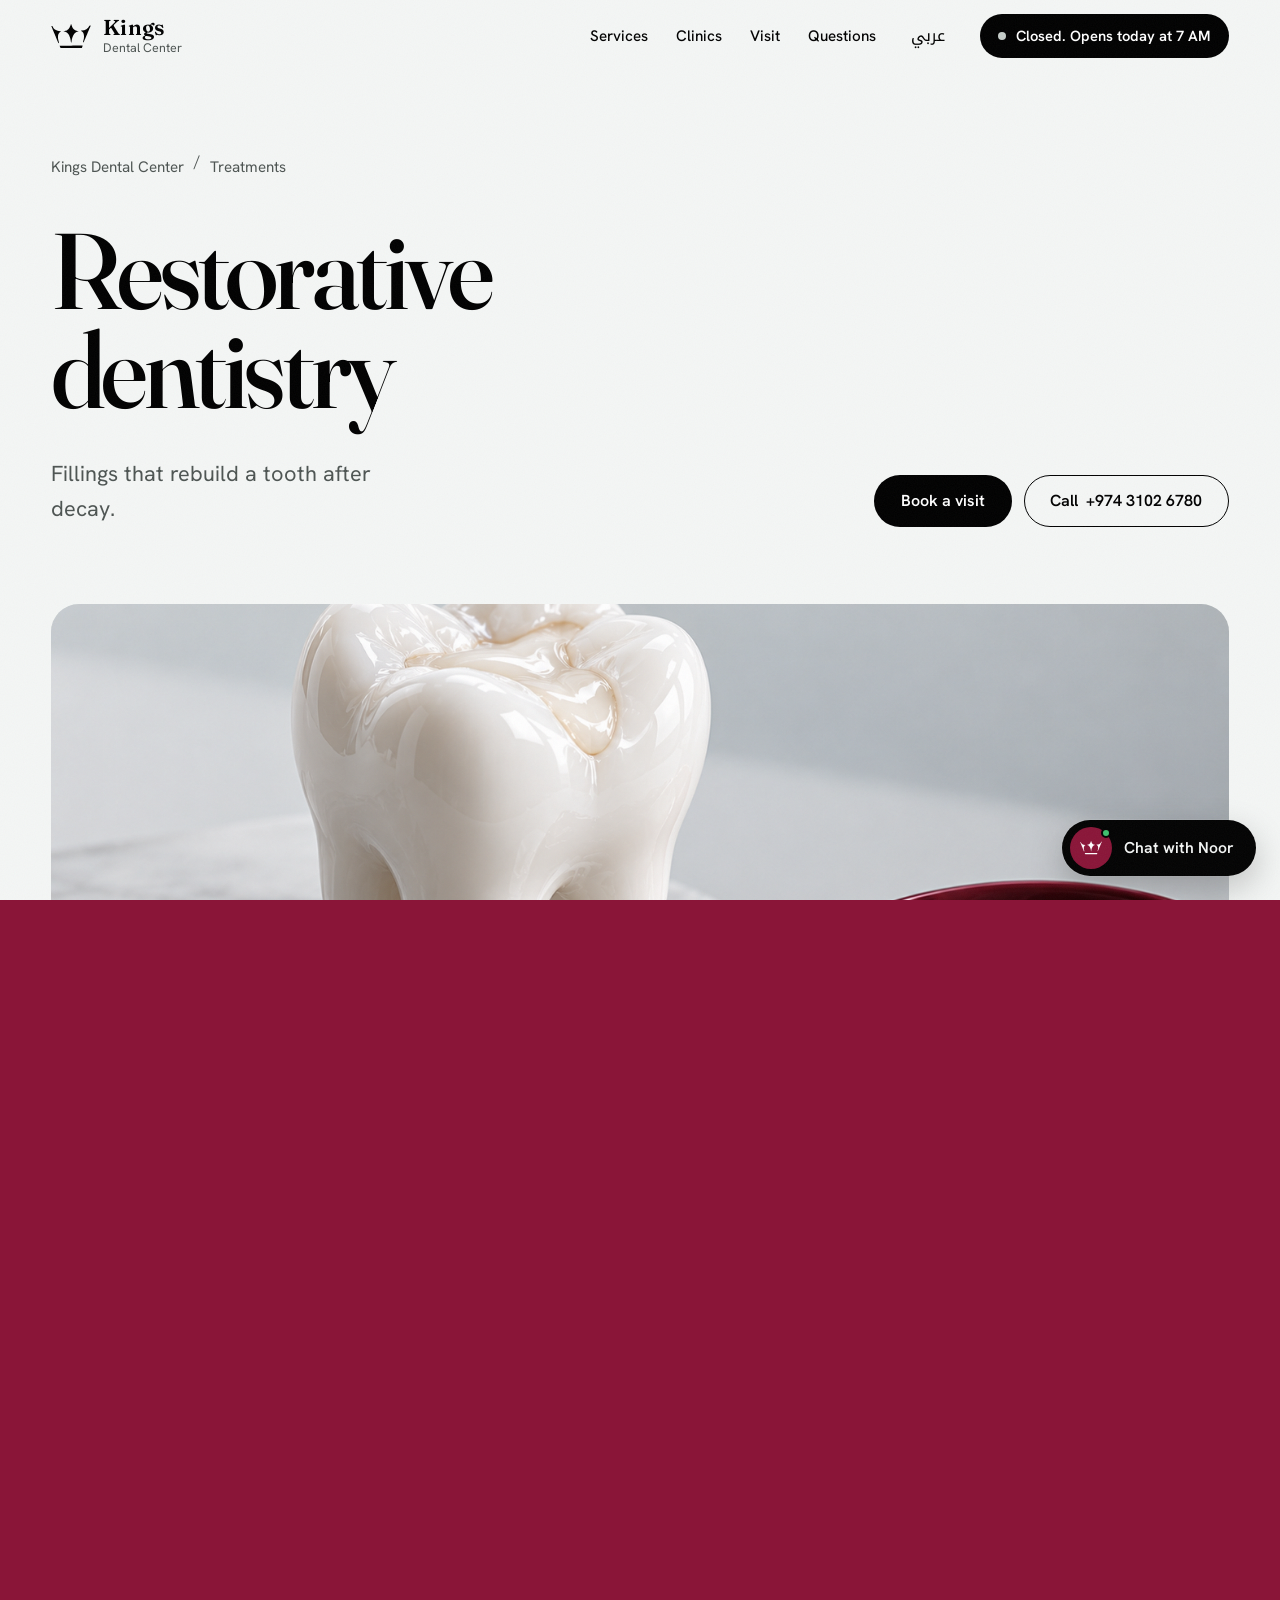
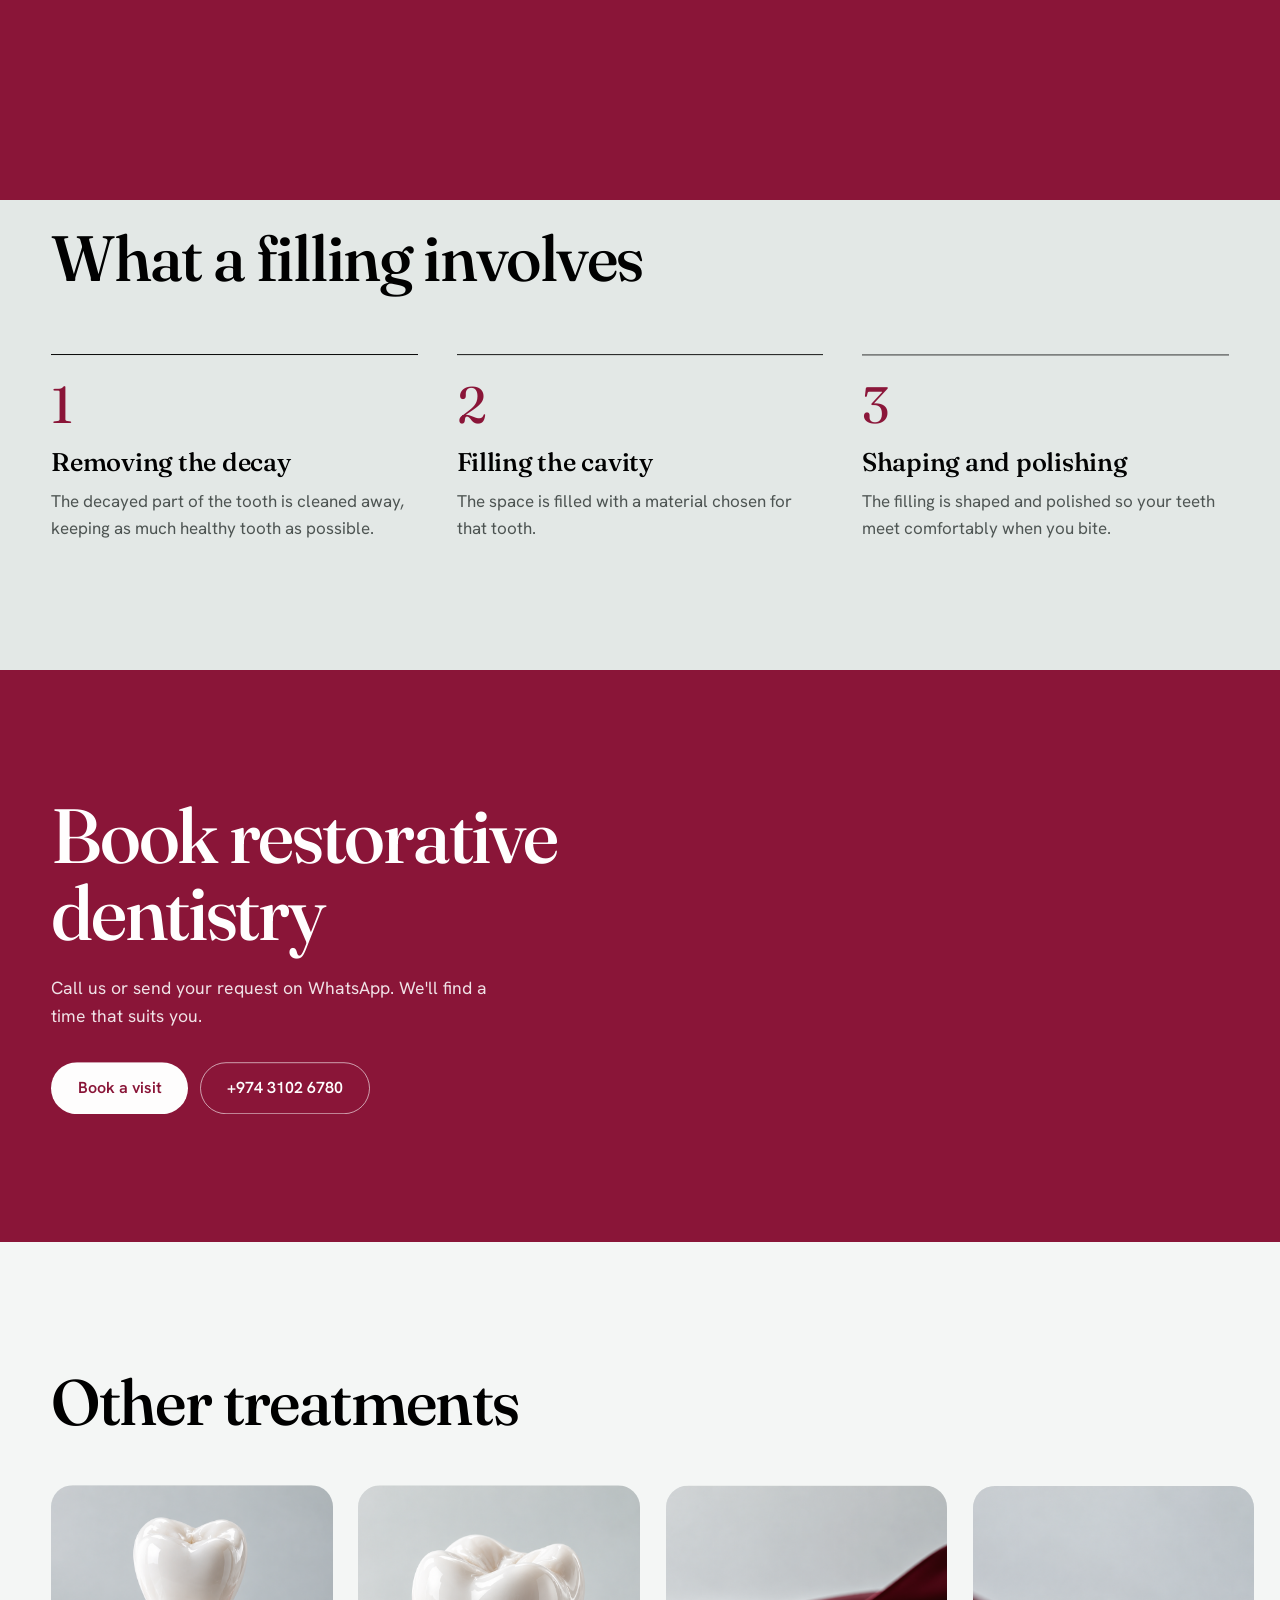
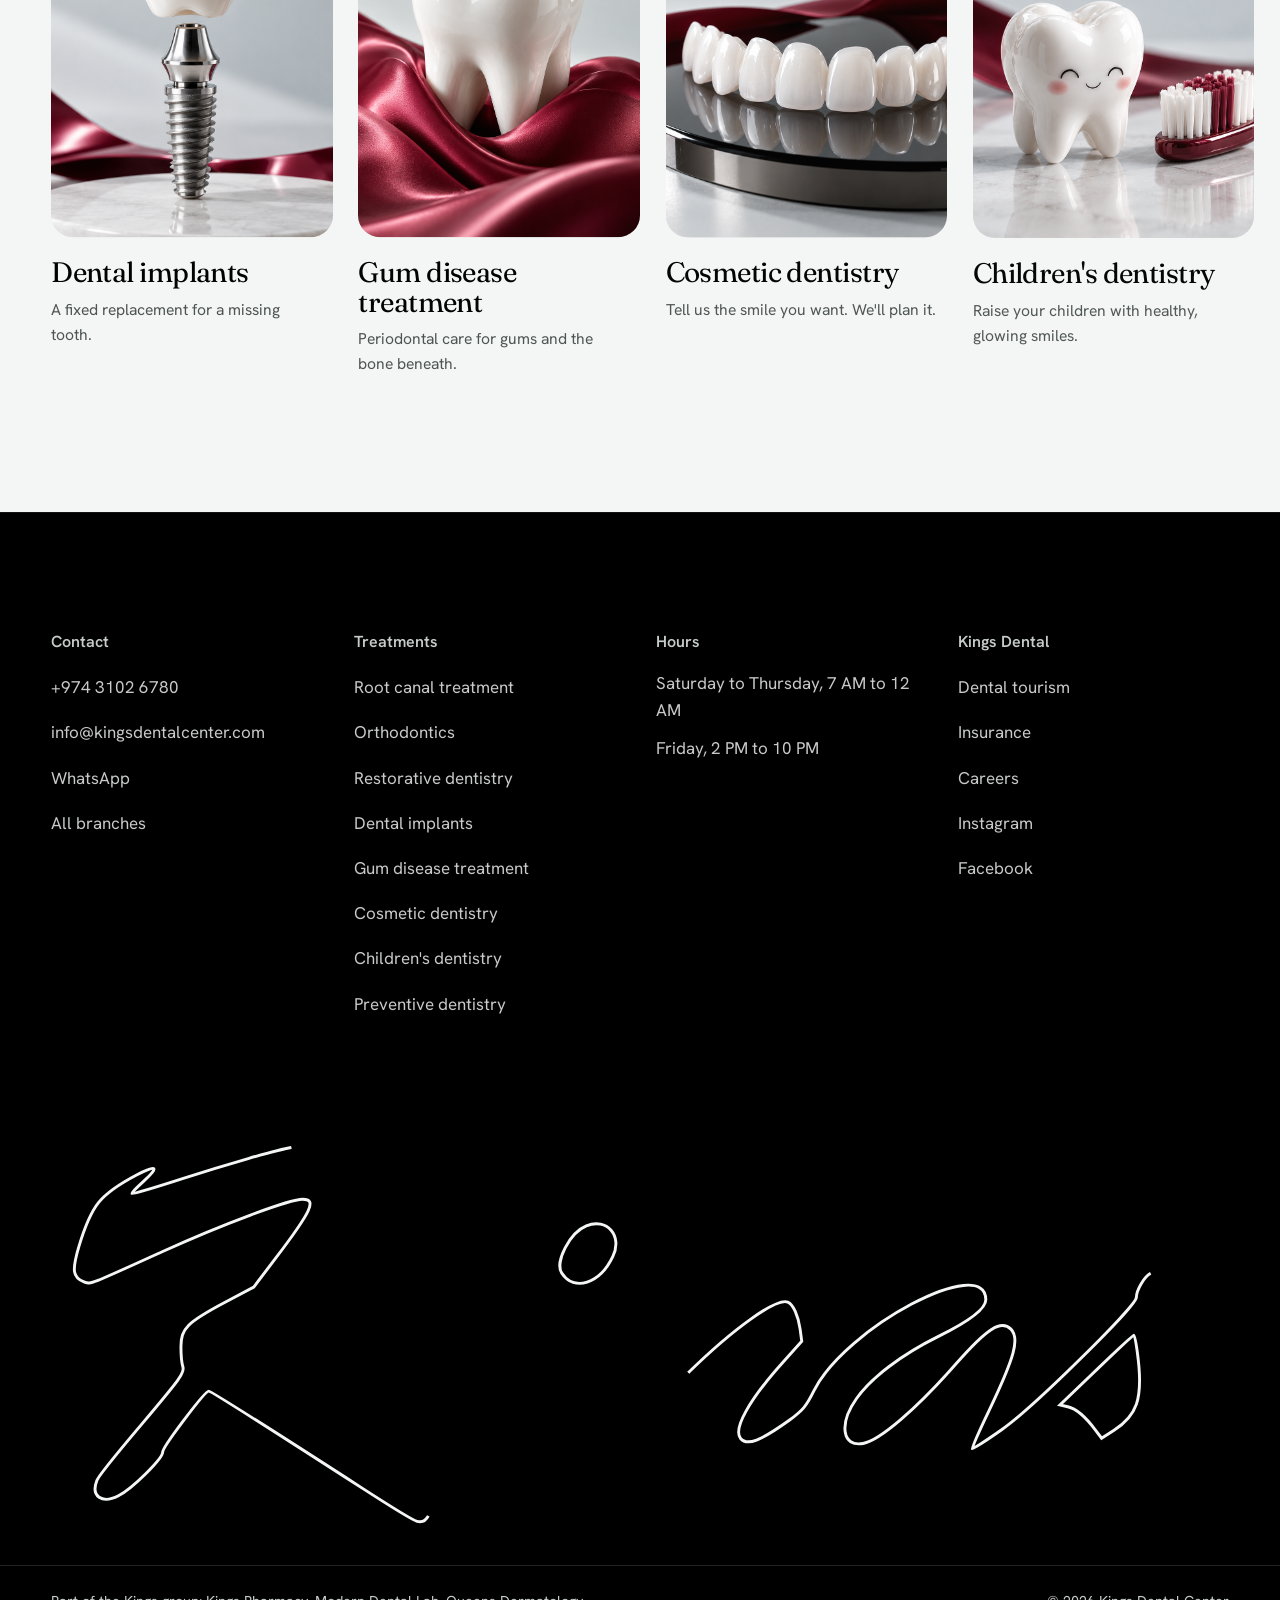
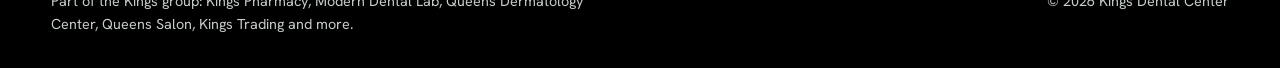
<file: site/treatments/restorative.html>
<!doctype html>
<html lang="en" dir="ltr">
<head>
<meta charset="utf-8">
<meta name="viewport" content="width=device-width, initial-scale=1, viewport-fit=cover">
<title>Restorative dentistry in Qatar | Kings Dental Center</title>
<meta name="description" content="Restorative dentistry at Kings Dental Center in Qatar: fillings that seal and rebuild a tooth after decay is removed.">
<link rel="canonical" href="https://kingsdentalcenter.com/treatments/restorative">
<meta name="theme-color" content="#F4F6F5">
<meta property="og:title" content="Restorative dentistry in Qatar | Kings Dental Center">
<meta property="og:description" content="Restorative dentistry at Kings Dental Center in Qatar: fillings that seal and rebuild a tooth after decay is removed.">
<meta property="og:image" content="https://kingsdentalcenter.com/assets/img/og.jpg">
<meta property="og:type" content="website">
<link rel="icon" href="../assets/logo/crown.svg?v=83c3bf92" type="image/svg+xml">
<link rel="preload" href="../fonts/fraunces-latin-opsz-normal.woff2" as="font" type="font/woff2" crossorigin>
<link rel="preload" href="../fonts/hanken-grotesk-latin-wght-normal.woff2" as="font" type="font/woff2" crossorigin>
<link rel="stylesheet" href="../css/fonts.css?v=f7cd680e">
<link rel="stylesheet" href="../css/style.css?v=64745b31">
<script type="application/ld+json">
[
 {
  "@context": "https://schema.org",
  "@type": "MedicalWebPage",
  "name": "Restorative dentistry",
  "description": "Restorative dentistry at Kings Dental Center in Qatar: fillings that seal and rebuild a tooth after decay is removed.",
  "url": "https://kingsdentalcenter.com/treatments/restorative",
  "about": {
   "@type": "MedicalProcedure",
   "name": "Restorative dentistry"
  },
  "publisher": {
   "@type": "Dentist",
   "name": "Kings Dental Center",
   "telephone": "+974 3102 6780"
  }
 },
 {
  "@context": "https://schema.org",
  "@type": "BreadcrumbList",
  "itemListElement": [
   {
    "@type": "ListItem",
    "position": 1,
    "name": "Kings Dental Center",
    "item": "https://kingsdentalcenter.com/"
   },
   {
    "@type": "ListItem",
    "position": 2,
    "name": "Restorative dentistry",
    "item": "https://kingsdentalcenter.com/treatments/restorative"
   }
  ]
 }
]
</script>
<script>document.documentElement.classList.add('js');try{if(localStorage.getItem('kdc-lang')==='ar'){document.documentElement.lang='ar';document.documentElement.dir='rtl'}}catch(e){}</script>
</head>
<body data-page="treatment" data-slug="restorative" data-root="../">
<a class="skip" href="#main" data-i18n="skip">Skip to content</a>

<header class="bar">
  <div class="bar__in wrap">
    <a class="brand" href="../index.html" aria-label="Kings Dental Center, home">
      <svg class="brand__crown" viewBox="100 228 815 492" aria-hidden="true"><path d="M 506.200 232.200 C 505.540 232.860, 505 233.992, 505 234.715 C 505 241.959, 488.695 282.016, 478.853 298.952 C 466.573 320.082, 448.019 341.889, 437.949 347.026 C 435.912 348.065, 433.997 349.567, 433.691 350.363 C 432.805 352.672, 407.015 364.705, 398.372 366.841 C 394.042 367.912, 385.325 369.053, 379 369.377 C 364.981 370.096, 361.927 370.883, 360.027 374.265 C 358.055 377.773, 358.189 377.844, 370.117 379.567 C 381.223 381.171, 400.668 387.928, 407.479 392.551 C 409.465 393.898, 411.319 395, 411.599 395 C 415.501 395, 437.967 415.408, 448.257 428.299 C 458.174 440.724, 471.249 462.316, 473.509 470 C 473.914 471.375, 474.738 473.115, 475.341 473.866 C 476.448 475.245, 477.511 477.783, 480.421 486 C 481.297 488.475, 482.461 491.281, 483.007 492.236 C 483.553 493.191, 484 494.852, 484 495.927 C 484 497.002, 484.398 498.128, 484.885 498.429 C 485.371 498.729, 486.019 500.219, 486.323 501.738 C 486.627 503.257, 488.254 508.534, 489.938 513.464 C 491.622 518.393, 493 523.591, 493 525.014 C 493 526.436, 493.411 528.028, 493.914 528.550 C 495.699 530.406, 503.995 577.679, 505.575 595 C 506.477 604.886, 507.127 606, 512 606 C 516.925 606, 517.551 604.882, 518.440 594.500 C 519.969 576.650, 527.400 532.595, 530.417 523.500 C 531.147 521.300, 532.449 517.025, 533.312 514 C 537.986 497.604, 538.195 496.985, 543.995 482.500 C 548.230 471.924, 559.629 449.082, 561.960 446.500 C 562.953 445.400, 564.457 443.150, 565.302 441.500 C 566.146 439.850, 568.786 436.170, 571.169 433.323 C 573.551 430.475, 576.850 426.260, 578.500 423.956 C 591.583 405.685, 625.468 383.710, 646.344 379.957 C 655.280 378.351, 657.196 377.398, 656.818 374.750 C 656.329 371.321, 652.386 370.099, 638.378 369.038 C 612.928 367.110, 590.293 357.120, 570.422 339.047 C 549.505 320.023, 530.220 285.499, 518.447 246 C 516.398 239.125, 514.279 232.938, 513.738 232.250 C 512.487 230.659, 507.772 230.628, 506.200 232.200 M 894.081 257.588 C 885.257 259.961, 882.670 262.114, 879.489 269.735 C 856.253 325.396, 799.085 359.780, 725.382 362.423 C 714.281 362.822, 713.047 363.336, 713.015 367.576 C 712.996 370.192, 715.881 372.780, 723.500 376.978 C 755.191 394.443, 770.645 425.582, 772.643 476 C 773.854 506.554, 769.126 537.247, 758.048 570.736 C 753.636 584.073, 752.959 591.005, 755.539 596.440 C 757.084 599.698, 763.629 606.738, 764.362 605.932 C 764.578 605.694, 767.018 600.100, 769.786 593.500 C 777.086 576.089, 793.326 537.448, 813.285 490 C 822.886 467.175, 847.265 409.125, 867.460 361 C 887.655 312.875, 905.263 271.083, 906.589 268.129 C 911.613 256.936, 907.959 253.857, 894.081 257.588 M 108.338 269.999 C 106.236 270.846, 106.464 271.555, 116.634 295.685 C 122.386 309.333, 128.659 324.676, 130.574 329.780 C 132.489 334.884, 135.009 341.184, 136.174 343.780 C 137.339 346.376, 138.718 349.625, 139.239 351 C 139.759 352.375, 140.818 354.774, 141.593 356.331 C 142.367 357.888, 143 359.639, 143 360.222 C 143 361.229, 144.250 364.111, 149.633 375.514 C 150.935 378.272, 152 381.283, 152 382.205 C 152 383.127, 152.415 384.138, 152.921 384.451 C 153.428 384.764, 154.601 387.154, 155.527 389.760 C 157.552 395.459, 158.930 398.904, 160.117 401.236 C 160.603 402.191, 161 403.476, 161 404.091 C 161 404.706, 162.171 407.525, 163.602 410.355 C 165.033 413.185, 167.516 419.100, 169.121 423.500 C 170.725 427.900, 172.456 432.400, 172.966 433.500 C 176.299 440.682, 180.001 449.348, 181.939 454.500 C 183.180 457.800, 184.559 461.400, 185.004 462.500 C 185.450 463.600, 186.482 466.300, 187.300 468.500 C 188.117 470.700, 190.342 475.875, 192.244 480 C 194.147 484.125, 196.730 490.200, 197.985 493.500 C 199.241 496.800, 200.718 500.625, 201.268 502 C 201.818 503.375, 202.607 505.400, 203.022 506.500 C 203.732 508.381, 207.865 518.469, 210.192 524 C 210.770 525.375, 211.856 527.681, 212.604 529.124 C 213.352 530.567, 221.883 551.705, 231.561 576.097 C 241.240 600.490, 249.392 620.825, 249.677 621.286 C 249.962 621.747, 251.167 620.859, 252.355 619.312 C 253.543 617.765, 256.424 614.640, 258.757 612.368 C 263.853 607.405, 264.047 605.412, 260.460 594.925 C 256.431 583.144, 252.382 567.203, 247.398 543.500 C 242.827 521.760, 242.767 521.223, 242.277 498 C 241.938 481.955, 242.154 472.755, 242.959 469 C 243.607 465.975, 244.525 461.250, 244.999 458.500 C 246.214 451.449, 248.591 441.913, 249.983 438.500 C 252.952 431.222, 257.924 421.218, 259.212 419.931 C 260.053 419.090, 261.440 417.051, 262.294 415.399 C 266.447 407.368, 284.023 392.712, 296.500 386.876 C 299.179 385.623, 299.500 384.993, 299.500 380.987 L 299.500 376.500 289.093 375.757 C 245.886 372.670, 219.899 365.049, 189.403 346.521 C 167.021 332.923, 142.049 304.107, 135.629 284.468 C 133.608 278.287, 128.748 272.211, 124.357 270.376 C 120.714 268.854, 111.703 268.642, 108.338 269.999 M 508.548 668.742 C 380.974 668.886, 276.226 669.374, 275.773 669.827 C 274.944 670.656, 276.914 675.605, 284.094 690.729 C 286.242 695.256, 288 699.256, 288 699.618 C 288 701.581, 296.211 717.001, 297.260 717.007 C 297.942 717.011, 394.986 717.014, 512.914 717.014 C 706.647 717.014, 727.495 716.862, 729.068 715.439 C 730.025 714.572, 732.038 709.957, 733.541 705.182 C 735.044 700.407, 736.845 694.700, 737.542 692.500 C 738.820 688.470, 740.448 684.249, 742.197 680.430 C 743.856 676.808, 743.720 668.577, 742 668.525 C 741.175 668.500, 636.122 668.598, 508.548 668.742" fill-rule="evenodd"/></svg>
      <span class="brand__words"><span class="brand__name">Kings</span> <span class="brand__sub" data-i18n="brandSub">Dental Center</span></span>
    </a>
    <nav class="nav" aria-label="Main">
      <a href="../index.html#services" data-i18n="navServices">Services</a>
      <a href="../index.html#clinics" data-i18n="navClinics">Clinics</a>
      <a href="../index.html#visit" data-i18n="navVisit">Visit</a>
      <a href="../index.html#faq" data-i18n="navFaq">Questions</a>
    </nav>
    <button class="lang" type="button" data-lang-toggle lang="ar">عربي</button>
    <button class="burger" type="button" aria-expanded="false" aria-controls="menu" data-menu-btn><span class="burger__l"></span><span class="burger__l"></span><span class="visually-hidden" data-i18n="menu">Menu</span></button>
    <a class="status status--bar" href="tel:+97431026780" data-status>
      <span class="status__dot"></span>
      <span class="status__text" data-status-text>Call +974 3102 6780</span>
    </a>
  </div>
</header>

<!-- Full-screen menu -->
<div class="menu" id="menu" hidden data-menu>
  <div class="menu__in wrap">
    <nav class="menu__main" aria-label="Menu">
      <a href="../index.html#services" data-i18n="navServices">Services</a>
      <a href="../index.html#clinics" data-i18n="navClinics">Clinics</a>
      <a href="../index.html#visit" data-i18n="navVisit">Visit</a>
      <a href="../index.html#faq" data-i18n="navFaq">Questions</a>
      <a href="../index.html#book" data-i18n="ctaBook">Book a visit</a>
    </nav>
    <div class="menu__side">
      <p class="menu__h" data-i18n="footTreat">Treatments</p>
      <div class="menu__treat"><a href="../treatments/root-canal.html" data-tname="root-canal">Root canal treatment</a>
      <a href="../treatments/orthodontics.html" data-tname="orthodontics">Orthodontics</a>
      <a href="../treatments/restorative.html" data-tname="restorative">Restorative dentistry</a>
      <a href="../treatments/implants.html" data-tname="implants">Dental implants</a>
      <a href="../treatments/gums.html" data-tname="gums">Gum disease treatment</a>
      <a href="../treatments/cosmetic.html" data-tname="cosmetic">Cosmetic dentistry</a>
      <a href="../treatments/children.html" data-tname="children">Children&#x27;s dentistry</a>
      <a href="../treatments/preventive.html" data-tname="preventive">Preventive dentistry</a></div>
      <div class="menu__contact">
        <a class="btn btn--light" href="tel:+97431026780" dir="ltr">+974 3102 6780</a>
        <a class="btn btn--line-light" href="http://wa.me/97431026780" target="_blank" rel="noopener">WhatsApp</a>
      </div>
    </div>
  </div>
</div>

<!-- Page transition curtain -->
<div class="curtain" aria-hidden="true"><svg class="curtain__crown" viewBox="100 228 815 492"><path d="M 506.200 232.200 C 505.540 232.860, 505 233.992, 505 234.715 C 505 241.959, 488.695 282.016, 478.853 298.952 C 466.573 320.082, 448.019 341.889, 437.949 347.026 C 435.912 348.065, 433.997 349.567, 433.691 350.363 C 432.805 352.672, 407.015 364.705, 398.372 366.841 C 394.042 367.912, 385.325 369.053, 379 369.377 C 364.981 370.096, 361.927 370.883, 360.027 374.265 C 358.055 377.773, 358.189 377.844, 370.117 379.567 C 381.223 381.171, 400.668 387.928, 407.479 392.551 C 409.465 393.898, 411.319 395, 411.599 395 C 415.501 395, 437.967 415.408, 448.257 428.299 C 458.174 440.724, 471.249 462.316, 473.509 470 C 473.914 471.375, 474.738 473.115, 475.341 473.866 C 476.448 475.245, 477.511 477.783, 480.421 486 C 481.297 488.475, 482.461 491.281, 483.007 492.236 C 483.553 493.191, 484 494.852, 484 495.927 C 484 497.002, 484.398 498.128, 484.885 498.429 C 485.371 498.729, 486.019 500.219, 486.323 501.738 C 486.627 503.257, 488.254 508.534, 489.938 513.464 C 491.622 518.393, 493 523.591, 493 525.014 C 493 526.436, 493.411 528.028, 493.914 528.550 C 495.699 530.406, 503.995 577.679, 505.575 595 C 506.477 604.886, 507.127 606, 512 606 C 516.925 606, 517.551 604.882, 518.440 594.500 C 519.969 576.650, 527.400 532.595, 530.417 523.500 C 531.147 521.300, 532.449 517.025, 533.312 514 C 537.986 497.604, 538.195 496.985, 543.995 482.500 C 548.230 471.924, 559.629 449.082, 561.960 446.500 C 562.953 445.400, 564.457 443.150, 565.302 441.500 C 566.146 439.850, 568.786 436.170, 571.169 433.323 C 573.551 430.475, 576.850 426.260, 578.500 423.956 C 591.583 405.685, 625.468 383.710, 646.344 379.957 C 655.280 378.351, 657.196 377.398, 656.818 374.750 C 656.329 371.321, 652.386 370.099, 638.378 369.038 C 612.928 367.110, 590.293 357.120, 570.422 339.047 C 549.505 320.023, 530.220 285.499, 518.447 246 C 516.398 239.125, 514.279 232.938, 513.738 232.250 C 512.487 230.659, 507.772 230.628, 506.200 232.200 M 894.081 257.588 C 885.257 259.961, 882.670 262.114, 879.489 269.735 C 856.253 325.396, 799.085 359.780, 725.382 362.423 C 714.281 362.822, 713.047 363.336, 713.015 367.576 C 712.996 370.192, 715.881 372.780, 723.500 376.978 C 755.191 394.443, 770.645 425.582, 772.643 476 C 773.854 506.554, 769.126 537.247, 758.048 570.736 C 753.636 584.073, 752.959 591.005, 755.539 596.440 C 757.084 599.698, 763.629 606.738, 764.362 605.932 C 764.578 605.694, 767.018 600.100, 769.786 593.500 C 777.086 576.089, 793.326 537.448, 813.285 490 C 822.886 467.175, 847.265 409.125, 867.460 361 C 887.655 312.875, 905.263 271.083, 906.589 268.129 C 911.613 256.936, 907.959 253.857, 894.081 257.588 M 108.338 269.999 C 106.236 270.846, 106.464 271.555, 116.634 295.685 C 122.386 309.333, 128.659 324.676, 130.574 329.780 C 132.489 334.884, 135.009 341.184, 136.174 343.780 C 137.339 346.376, 138.718 349.625, 139.239 351 C 139.759 352.375, 140.818 354.774, 141.593 356.331 C 142.367 357.888, 143 359.639, 143 360.222 C 143 361.229, 144.250 364.111, 149.633 375.514 C 150.935 378.272, 152 381.283, 152 382.205 C 152 383.127, 152.415 384.138, 152.921 384.451 C 153.428 384.764, 154.601 387.154, 155.527 389.760 C 157.552 395.459, 158.930 398.904, 160.117 401.236 C 160.603 402.191, 161 403.476, 161 404.091 C 161 404.706, 162.171 407.525, 163.602 410.355 C 165.033 413.185, 167.516 419.100, 169.121 423.500 C 170.725 427.900, 172.456 432.400, 172.966 433.500 C 176.299 440.682, 180.001 449.348, 181.939 454.500 C 183.180 457.800, 184.559 461.400, 185.004 462.500 C 185.450 463.600, 186.482 466.300, 187.300 468.500 C 188.117 470.700, 190.342 475.875, 192.244 480 C 194.147 484.125, 196.730 490.200, 197.985 493.500 C 199.241 496.800, 200.718 500.625, 201.268 502 C 201.818 503.375, 202.607 505.400, 203.022 506.500 C 203.732 508.381, 207.865 518.469, 210.192 524 C 210.770 525.375, 211.856 527.681, 212.604 529.124 C 213.352 530.567, 221.883 551.705, 231.561 576.097 C 241.240 600.490, 249.392 620.825, 249.677 621.286 C 249.962 621.747, 251.167 620.859, 252.355 619.312 C 253.543 617.765, 256.424 614.640, 258.757 612.368 C 263.853 607.405, 264.047 605.412, 260.460 594.925 C 256.431 583.144, 252.382 567.203, 247.398 543.500 C 242.827 521.760, 242.767 521.223, 242.277 498 C 241.938 481.955, 242.154 472.755, 242.959 469 C 243.607 465.975, 244.525 461.250, 244.999 458.500 C 246.214 451.449, 248.591 441.913, 249.983 438.500 C 252.952 431.222, 257.924 421.218, 259.212 419.931 C 260.053 419.090, 261.440 417.051, 262.294 415.399 C 266.447 407.368, 284.023 392.712, 296.500 386.876 C 299.179 385.623, 299.500 384.993, 299.500 380.987 L 299.500 376.500 289.093 375.757 C 245.886 372.670, 219.899 365.049, 189.403 346.521 C 167.021 332.923, 142.049 304.107, 135.629 284.468 C 133.608 278.287, 128.748 272.211, 124.357 270.376 C 120.714 268.854, 111.703 268.642, 108.338 269.999 M 508.548 668.742 C 380.974 668.886, 276.226 669.374, 275.773 669.827 C 274.944 670.656, 276.914 675.605, 284.094 690.729 C 286.242 695.256, 288 699.256, 288 699.618 C 288 701.581, 296.211 717.001, 297.260 717.007 C 297.942 717.011, 394.986 717.014, 512.914 717.014 C 706.647 717.014, 727.495 716.862, 729.068 715.439 C 730.025 714.572, 732.038 709.957, 733.541 705.182 C 735.044 700.407, 736.845 694.700, 737.542 692.500 C 738.820 688.470, 740.448 684.249, 742.197 680.430 C 743.856 676.808, 743.720 668.577, 742 668.525 C 741.175 668.500, 636.122 668.598, 508.548 668.742" fill-rule="evenodd"/></svg></div>

<main id="main">

<section class="th">
  <div class="wrap th__in">
    <nav class="crumb" aria-label="Breadcrumb">
      <a href="../index.html" data-i18n="backHome">Kings Dental Center</a>
      <span aria-hidden="true">/</span>
      <a href="../index.html#services" data-i18n="treatCrumb">Treatments</a>
    </nav>
    <h1 class="th__title" data-tf="name">Restorative dentistry</h1>
    <div class="th__row">
      <p class="th__lead" data-tf="lead">Fillings that rebuild a tooth after decay.</p>
      <div class="th__actions">
        <a class="btn btn--ink" href="../index.html?service=restorative#book" data-i18n="ctaBook">Book a visit</a>
        <a class="btn btn--line" href="tel:+97431026780"><span data-i18n="ctaCall">Call</span> <span class="num" dir="ltr">+974 3102 6780</span></a>
      </div>
    </div>
  </div>
  <figure class="th__media wrap">
    <div class="th__frame"><img src="../assets/img/services/restorative.png?v=65b23a31" alt="Restorative dentistry at Kings Dental Center" width="1448" height="1086" fetchpriority="high"></div>
  </figure>
</section>

<section class="tbody">
  <div class="wrap tbody__grid">
    <p class="tbody__intro" data-tf="intro">A filling, or restoration, is material that fills the cleaned cavity left after the decayed part of a tooth has been removed. It seals the tooth, rebuilds its shape and stops decay from spreading further.</p>
    <div class="tbody__at">
      <h2 class="tbody__h" data-i18n="atKings">At Kings Dental Center</h2>
      <p data-tf="at">We remove only the decayed part of the tooth, then choose the filling material that suits the size of the cavity and where the tooth sits in your mouth, and shape it so your bite feels natural.</p>
    </div>
  </div>
</section>

<section class="tsteps" aria-labelledby="tsteps-title">
  <div class="wrap">
    <h2 id="tsteps-title" class="sec-title" data-tf="stepsTitle">What a filling involves</h2>
    <ol class="tsteps__list is-ordered"><li class="tstep"><span class="tstep__n" aria-hidden="true">1</span><h3 class="tstep__t" data-tf="steps.0.0">Removing the decay</h3><p class="tstep__d" data-tf="steps.0.1">The decayed part of the tooth is cleaned away, keeping as much healthy tooth as possible.</p></li><li class="tstep"><span class="tstep__n" aria-hidden="true">2</span><h3 class="tstep__t" data-tf="steps.1.0">Filling the cavity</h3><p class="tstep__d" data-tf="steps.1.1">The space is filled with a material chosen for that tooth.</p></li><li class="tstep"><span class="tstep__n" aria-hidden="true">3</span><h3 class="tstep__t" data-tf="steps.2.0">Shaping and polishing</h3><p class="tstep__d" data-tf="steps.2.1">The filling is shaped and polished so your teeth meet comfortably when you bite.</p></li></ol>
  </div>
</section>

<section class="tcta" aria-labelledby="tcta-title">
  <video class="tcta__bg" data-src="../assets/video/silk-loop.mp4?v=25ef8412" muted loop playsinline preload="none" aria-hidden="true"></video>
  <div class="wrap tcta__in">
    <h2 id="tcta-title" class="tcta__title" data-book-name>Book restorative dentistry</h2>
    <p class="tcta__text" data-i18n="treatCtaText">Call us or send your request on WhatsApp. We'll find a time that suits you.</p>
    <div class="tcta__actions">
      <a class="btn btn--light" href="../index.html?service=restorative#book" data-i18n="ctaBook">Book a visit</a>
      <a class="btn btn--line-light" href="tel:+97431026780" dir="ltr">+974 3102 6780</a>
    </div>
  </div>
</section>

<section class="tmore" aria-labelledby="tmore-title">
  <div class="wrap">
    <h2 id="tmore-title" class="sec-title" data-i18n="otherTreat">Other treatments</h2>
  </div>
  <div class="tmore__viewport">
    <ul class="tmore__track">
      <li><a class="tcard" href="../treatments/implants.html"><span class="tcard__media"><img src="../assets/img/services/implants.png?v=60717208" alt="" width="1448" height="1086" loading="lazy"></span><span class="tcard__name" data-tname="implants">Dental implants</span><span class="tcard__lead" data-tlead="implants">A fixed replacement for a missing tooth.</span></a></li>
      <li><a class="tcard" href="../treatments/gums.html"><span class="tcard__media"><img src="../assets/img/services/gums.png?v=1c68962f" alt="" width="1448" height="1086" loading="lazy"></span><span class="tcard__name" data-tname="gums">Gum disease treatment</span><span class="tcard__lead" data-tlead="gums">Periodontal care for gums and the bone beneath.</span></a></li>
      <li><a class="tcard" href="../treatments/cosmetic.html"><span class="tcard__media"><img src="../assets/img/services/cosmetic.png?v=7ab4de9b" alt="" width="1448" height="1086" loading="lazy"></span><span class="tcard__name" data-tname="cosmetic">Cosmetic dentistry</span><span class="tcard__lead" data-tlead="cosmetic">Tell us the smile you want. We&#x27;ll plan it.</span></a></li>
      <li><a class="tcard" href="../treatments/children.html"><span class="tcard__media"><img src="../assets/img/services/children.png?v=4a0a98f2" alt="" width="1448" height="1086" loading="lazy"></span><span class="tcard__name" data-tname="children">Children&#x27;s dentistry</span><span class="tcard__lead" data-tlead="children">Raise your children with healthy, glowing smiles.</span></a></li>
      <li><a class="tcard" href="../treatments/preventive.html"><span class="tcard__media"><img src="../assets/img/services/preventive.png?v=8c4e0afb" alt="" width="1448" height="1086" loading="lazy"></span><span class="tcard__name" data-tname="preventive">Preventive dentistry</span><span class="tcard__lead" data-tlead="preventive">Stop dental disease at the earliest stage.</span></a></li>
      <li><a class="tcard" href="../treatments/root-canal.html"><span class="tcard__media"><img src="../assets/img/services/root-canal.png?v=4f96a5e6" alt="" width="1448" height="1086" loading="lazy"></span><span class="tcard__name" data-tname="root-canal">Root canal treatment</span><span class="tcard__lead" data-tlead="root-canal">The treatment that saves a badly decayed tooth.</span></a></li>
      <li><a class="tcard" href="../treatments/orthodontics.html"><span class="tcard__media"><img src="../assets/img/services/orthodontics.png?v=edfaeb09" alt="" width="1448" height="1086" loading="lazy"></span><span class="tcard__name" data-tname="orthodontics">Orthodontics</span><span class="tcard__lead" data-tlead="orthodontics">Straighter teeth and a healthier bite.</span></a></li>
    </ul>
  </div>
</section>

</main>
<footer class="foot">
  <div class="wrap foot__grid">
    <div class="foot__col">
      <h3 class="foot__h" data-i18n="footContact">Contact</h3>
      <a href="tel:+97431026780" dir="ltr">+974 3102 6780</a>
      <a href="mailto:info@kingsdentalcenter.com" dir="ltr">info@kingsdentalcenter.com</a>
      <a href="http://wa.me/97431026780" target="_blank" rel="noopener">WhatsApp</a>
      <a href="../index.html#clinics" data-i18n="allBranches">All branches</a>
    </div>
    <div class="foot__col">
      <h3 class="foot__h" data-i18n="footTreat">Treatments</h3>
      <a href="../treatments/root-canal.html" data-tname="root-canal">Root canal treatment</a>
      <a href="../treatments/orthodontics.html" data-tname="orthodontics">Orthodontics</a>
      <a href="../treatments/restorative.html" data-tname="restorative">Restorative dentistry</a>
      <a href="../treatments/implants.html" data-tname="implants">Dental implants</a>
      <a href="../treatments/gums.html" data-tname="gums">Gum disease treatment</a>
      <a href="../treatments/cosmetic.html" data-tname="cosmetic">Cosmetic dentistry</a>
      <a href="../treatments/children.html" data-tname="children">Children&#x27;s dentistry</a>
      <a href="../treatments/preventive.html" data-tname="preventive">Preventive dentistry</a>
    </div>
    <div class="foot__col">
      <h3 class="foot__h" data-i18n="footHours">Hours</h3>
      <span data-i18n="footHours1">Saturday to Thursday, 7 AM to 12 AM</span>
      <span data-i18n="footHours2">Friday, 2 PM to 10 PM</span>
    </div>
    <div class="foot__col">
      <h3 class="foot__h" data-i18n="footMore">Kings Dental</h3>
      <a href="../index.html#faq" data-i18n="footTourism">Dental tourism</a>
      <a href="../index.html#insurance" data-i18n="navInsurance">Insurance</a>
      <a href="mailto:info@kingsdentalcenter.com?subject=Careers" data-i18n="footCareers">Careers</a>
      <a href="https://www.instagram.com/kingsdentalcenter/" target="_blank" rel="noopener">Instagram</a>
      <a href="https://www.facebook.com/kingsdentalqatar/" target="_blank" rel="noopener">Facebook</a>
    </div>
  </div>
  <div class="foot__mark wrap" aria-hidden="true">
    <svg class="foot__script" viewBox="265 755 485 165"><path d="M 364 24.694 C 357.770 25.745, 337.778 31.462, 319.152 37.520 C 307.960 41.159, 298.605 43.939, 298.363 43.696 C 298.120 43.454, 300.252 41.160, 303.100 38.600 C 309.754 32.617, 308.624 31.597, 300.234 36.013 C 285.210 43.922, 281.589 48.407, 276.499 65.417 C 273.515 75.392, 273.923 78.260, 278.580 80.030 C 281.358 81.087, 280.392 81.460, 311 67.502 C 335.257 56.441, 363.237 46, 368.622 46 C 374.522 46, 372.428 50.633, 357.838 69.861 L 348.500 82.168 336.704 88.399 C 321.017 96.685, 318.497 99.231, 318.511 106.768 C 318.517 109.921, 318.884 113.662, 319.327 115.082 C 320.054 117.414, 318.417 119.691, 302.469 138.522 C 292.755 149.993, 284.375 160.514, 283.848 161.901 C 281.382 168.387, 285.969 171.587, 292.764 168.120 C 298.442 165.224, 311 152.817, 311 150.104 C 311 147.943, 328.345 125, 329.978 125 C 330.785 125, 351.147 137.884, 392.988 164.868 C 404.257 172.135, 414.500 178.338, 415.751 178.652 C 420.400 179.819, 422.520 174.164, 420.828 165.110 C 419.202 156.408, 417.999 155.447, 370 124.543 C 356.525 115.868, 344.894 108.199, 344.153 107.502 C 343.037 106.452, 343.670 105.049, 347.854 99.295 L 352.902 92.355 368.701 84.994 C 377.391 80.945, 390.125 74.962, 397 71.698 C 426.723 57.586, 427.625 57.206, 430.188 57.696 C 435.153 58.645, 443.290 51.919, 450.025 41.299 C 453.609 35.648, 453.867 33, 450.834 33 C 449.642 33, 430.492 42.050, 408.278 53.111 C 386.063 64.172, 367.653 72.986, 367.365 72.699 C 367.078 72.411, 370.950 66.290, 375.970 59.097 C 387.750 42.218, 387.903 41.763, 384.419 33.999 C 380.164 24.517, 376.080 22.656, 364 24.694 M 485.468 56.950 C 478.702 59.693, 472.376 71.872, 475.355 76.419 C 480.475 84.233, 491.083 80.774, 496.406 69.556 C 500.478 60.975, 493.989 53.496, 485.468 56.950 M 717.881 76.503 C 715.220 77.950, 712 83.419, 712 86.495 C 712 90.019, 669.397 131.834, 656.661 140.811 C 650.149 145.400, 644.633 148.966, 644.401 148.734 C 644.170 148.503, 647.180 141.657, 651.091 133.521 C 661.970 110.887, 664.058 103.201, 660.336 99.479 C 656.325 95.468, 650.612 99.080, 637.740 113.765 C 621.426 132.374, 606.370 145.277, 599.452 146.575 C 590.827 148.193, 589.385 138.589, 596.689 128.162 C 602.744 119.519, 615.303 109.998, 630.693 102.386 C 643.672 95.966, 650 91.055, 650 87.399 C 650 68.185, 592.093 98.822, 579.234 124.841 C 576.074 131.236, 574.576 133.038, 569.191 136.928 C 557.210 145.584, 551.637 147.677, 549.009 144.511 C 545.802 140.646, 552.493 128.629, 566.551 113.007 L 574.193 104.515 573.541 99.601 C 572.803 94.033, 570.597 89.166, 568.436 88.337 C 563.456 86.426, 543.831 100.828, 523.783 121.104 C 507.763 137.307, 505 139.239, 505 134.237 C 505 130.633, 509.710 123.768, 520.368 111.836 C 529.410 101.712, 530.484 99.153, 526.777 96.557 C 521.202 92.651, 513.195 95.902, 505.078 105.366 C 499.147 112.281, 490.803 124.881, 489.427 129 C 488.094 132.991, 478.717 140.727, 470.500 144.615 C 460.035 149.566, 450 146.084, 450 137.500 C 450 133.424, 451.520 131.279, 462.402 120 C 480.563 101.176, 484.150 89, 471.534 89 C 464.081 89, 456.702 94.109, 447.133 105.893 C 436.912 118.479, 433.619 126.189, 433.731 137.272 C 433.967 160.649, 445.635 172.356, 461.500 165.136 C 466.718 162.761, 479.602 152.347, 483.797 147.113 C 487.962 141.918, 488.586 141.962, 489.345 147.503 C 490.498 155.915, 495.998 163.636, 499.865 162.273 C 502.662 161.286, 504.965 158.883, 514.983 146.500 C 526.780 131.918, 543.531 116, 547.080 116 C 547.509 116, 545 120.670, 541.506 126.377 C 530.853 143.777, 528.687 148.669, 528.587 155.544 C 528.479 163.060, 530.512 166.630, 535.427 167.552 C 542.165 168.816, 549.215 164.592, 567 148.637 C 575.807 140.735, 577 139.999, 577 142.462 C 577 146.025, 581.509 155.451, 584.938 159.055 C 592.942 167.470, 604.262 162.823, 627.321 141.658 C 639.602 130.385, 639.520 129.873, 628.881 151.431 C 622.754 163.847, 622.202 164.600, 615 170.369 C 595.441 186.036, 581.443 203.192, 578.882 214.636 C 574.300 235.109, 600.412 216.555, 622.431 183.689 L 632.354 168.879 650.695 154.439 C 660.783 146.498, 669.253 140, 669.518 140 C 669.783 140, 670.010 141.238, 670.022 142.750 C 670.078 149.756, 678.036 159.917, 686.634 163.958 C 699.254 169.890, 711.007 166.345, 731.500 150.423 C 743.242 141.300, 746.215 137.920, 745.823 134.138 L 745.500 131.022 737 137.148 C 725.738 145.266, 719.026 148.309, 711.250 148.821 C 703.805 149.312, 703.516 148.488, 709.744 144.536 C 712.314 142.906, 717.470 138.691, 721.202 135.170 C 734.578 122.553, 737.093 111.992, 731.628 91.401 C 730.153 85.846, 729.234 80.553, 729.585 79.638 C 731.183 75.474, 723.542 73.427, 717.881 76.503 M 695.480 116.369 L 680.534 130.739 683.740 131.443 C 687.140 132.190, 690.842 135.292, 695.093 140.955 L 697.687 144.410 702.815 141.119 C 712.225 135.080, 714.607 128.193, 712.801 112.250 C 712.162 106.612, 711.367 102, 711.033 102 C 710.699 102, 703.700 108.466, 695.480 116.369" transform="translate(0 740)" fill-rule="evenodd"/></svg>
  </div>
  <div class="wrap foot__base">
    <p data-i18n="family">Part of the Kings group: Kings Pharmacy, Modern Dental Lab, Queens Dermatology Center, Queens Salon, Kings Trading and more.</p>
    <p>&copy; <span data-year></span> Kings Dental Center</p>
  </div>
</footer>

<nav class="dock" aria-label="Quick contact">
  <a class="dock__call" href="tel:+97431026780" aria-label="Call +974 3102 6780">
    <svg class="dock__ico" viewBox="0 0 24 24" aria-hidden="true"><path d="M6.6 3.5h2.6l1.4 4-2 1.5a12 12 0 0 0 6.4 6.4l1.5-2 4 1.4v2.6a1.8 1.8 0 0 1-2 1.8A16.6 16.6 0 0 1 4.8 5.5a1.8 1.8 0 0 1 1.8-2Z" fill="none" stroke="currentColor" stroke-width="1.7" stroke-linejoin="round"/></svg>
    <span data-i18n="dockCall">Call</span><span class="status__dot dock__dot"></span>
  </a>
  <button class="dock__chat" type="button" data-open-chat>
    <svg class="dock__chat-crown" viewBox="100 228 815 492" aria-hidden="true"><path d="M 506.200 232.200 C 505.540 232.860, 505 233.992, 505 234.715 C 505 241.959, 488.695 282.016, 478.853 298.952 C 466.573 320.082, 448.019 341.889, 437.949 347.026 C 435.912 348.065, 433.997 349.567, 433.691 350.363 C 432.805 352.672, 407.015 364.705, 398.372 366.841 C 394.042 367.912, 385.325 369.053, 379 369.377 C 364.981 370.096, 361.927 370.883, 360.027 374.265 C 358.055 377.773, 358.189 377.844, 370.117 379.567 C 381.223 381.171, 400.668 387.928, 407.479 392.551 C 409.465 393.898, 411.319 395, 411.599 395 C 415.501 395, 437.967 415.408, 448.257 428.299 C 458.174 440.724, 471.249 462.316, 473.509 470 C 473.914 471.375, 474.738 473.115, 475.341 473.866 C 476.448 475.245, 477.511 477.783, 480.421 486 C 481.297 488.475, 482.461 491.281, 483.007 492.236 C 483.553 493.191, 484 494.852, 484 495.927 C 484 497.002, 484.398 498.128, 484.885 498.429 C 485.371 498.729, 486.019 500.219, 486.323 501.738 C 486.627 503.257, 488.254 508.534, 489.938 513.464 C 491.622 518.393, 493 523.591, 493 525.014 C 493 526.436, 493.411 528.028, 493.914 528.550 C 495.699 530.406, 503.995 577.679, 505.575 595 C 506.477 604.886, 507.127 606, 512 606 C 516.925 606, 517.551 604.882, 518.440 594.500 C 519.969 576.650, 527.400 532.595, 530.417 523.500 C 531.147 521.300, 532.449 517.025, 533.312 514 C 537.986 497.604, 538.195 496.985, 543.995 482.500 C 548.230 471.924, 559.629 449.082, 561.960 446.500 C 562.953 445.400, 564.457 443.150, 565.302 441.500 C 566.146 439.850, 568.786 436.170, 571.169 433.323 C 573.551 430.475, 576.850 426.260, 578.500 423.956 C 591.583 405.685, 625.468 383.710, 646.344 379.957 C 655.280 378.351, 657.196 377.398, 656.818 374.750 C 656.329 371.321, 652.386 370.099, 638.378 369.038 C 612.928 367.110, 590.293 357.120, 570.422 339.047 C 549.505 320.023, 530.220 285.499, 518.447 246 C 516.398 239.125, 514.279 232.938, 513.738 232.250 C 512.487 230.659, 507.772 230.628, 506.200 232.200 M 894.081 257.588 C 885.257 259.961, 882.670 262.114, 879.489 269.735 C 856.253 325.396, 799.085 359.780, 725.382 362.423 C 714.281 362.822, 713.047 363.336, 713.015 367.576 C 712.996 370.192, 715.881 372.780, 723.500 376.978 C 755.191 394.443, 770.645 425.582, 772.643 476 C 773.854 506.554, 769.126 537.247, 758.048 570.736 C 753.636 584.073, 752.959 591.005, 755.539 596.440 C 757.084 599.698, 763.629 606.738, 764.362 605.932 C 764.578 605.694, 767.018 600.100, 769.786 593.500 C 777.086 576.089, 793.326 537.448, 813.285 490 C 822.886 467.175, 847.265 409.125, 867.460 361 C 887.655 312.875, 905.263 271.083, 906.589 268.129 C 911.613 256.936, 907.959 253.857, 894.081 257.588 M 108.338 269.999 C 106.236 270.846, 106.464 271.555, 116.634 295.685 C 122.386 309.333, 128.659 324.676, 130.574 329.780 C 132.489 334.884, 135.009 341.184, 136.174 343.780 C 137.339 346.376, 138.718 349.625, 139.239 351 C 139.759 352.375, 140.818 354.774, 141.593 356.331 C 142.367 357.888, 143 359.639, 143 360.222 C 143 361.229, 144.250 364.111, 149.633 375.514 C 150.935 378.272, 152 381.283, 152 382.205 C 152 383.127, 152.415 384.138, 152.921 384.451 C 153.428 384.764, 154.601 387.154, 155.527 389.760 C 157.552 395.459, 158.930 398.904, 160.117 401.236 C 160.603 402.191, 161 403.476, 161 404.091 C 161 404.706, 162.171 407.525, 163.602 410.355 C 165.033 413.185, 167.516 419.100, 169.121 423.500 C 170.725 427.900, 172.456 432.400, 172.966 433.500 C 176.299 440.682, 180.001 449.348, 181.939 454.500 C 183.180 457.800, 184.559 461.400, 185.004 462.500 C 185.450 463.600, 186.482 466.300, 187.300 468.500 C 188.117 470.700, 190.342 475.875, 192.244 480 C 194.147 484.125, 196.730 490.200, 197.985 493.500 C 199.241 496.800, 200.718 500.625, 201.268 502 C 201.818 503.375, 202.607 505.400, 203.022 506.500 C 203.732 508.381, 207.865 518.469, 210.192 524 C 210.770 525.375, 211.856 527.681, 212.604 529.124 C 213.352 530.567, 221.883 551.705, 231.561 576.097 C 241.240 600.490, 249.392 620.825, 249.677 621.286 C 249.962 621.747, 251.167 620.859, 252.355 619.312 C 253.543 617.765, 256.424 614.640, 258.757 612.368 C 263.853 607.405, 264.047 605.412, 260.460 594.925 C 256.431 583.144, 252.382 567.203, 247.398 543.500 C 242.827 521.760, 242.767 521.223, 242.277 498 C 241.938 481.955, 242.154 472.755, 242.959 469 C 243.607 465.975, 244.525 461.250, 244.999 458.500 C 246.214 451.449, 248.591 441.913, 249.983 438.500 C 252.952 431.222, 257.924 421.218, 259.212 419.931 C 260.053 419.090, 261.440 417.051, 262.294 415.399 C 266.447 407.368, 284.023 392.712, 296.500 386.876 C 299.179 385.623, 299.500 384.993, 299.500 380.987 L 299.500 376.500 289.093 375.757 C 245.886 372.670, 219.899 365.049, 189.403 346.521 C 167.021 332.923, 142.049 304.107, 135.629 284.468 C 133.608 278.287, 128.748 272.211, 124.357 270.376 C 120.714 268.854, 111.703 268.642, 108.338 269.999 M 508.548 668.742 C 380.974 668.886, 276.226 669.374, 275.773 669.827 C 274.944 670.656, 276.914 675.605, 284.094 690.729 C 286.242 695.256, 288 699.256, 288 699.618 C 288 701.581, 296.211 717.001, 297.260 717.007 C 297.942 717.011, 394.986 717.014, 512.914 717.014 C 706.647 717.014, 727.495 716.862, 729.068 715.439 C 730.025 714.572, 732.038 709.957, 733.541 705.182 C 735.044 700.407, 736.845 694.700, 737.542 692.500 C 738.820 688.470, 740.448 684.249, 742.197 680.430 C 743.856 676.808, 743.720 668.577, 742 668.525 C 741.175 668.500, 636.122 668.598, 508.548 668.742" fill-rule="evenodd"/></svg>
    <span data-i18n="dockChat">Chat</span>
  </button>
  <a class="dock__wa" href="http://wa.me/97431026780" target="_blank" rel="noopener" data-i18n="dockWa">WhatsApp</a>
</nav>

<script src="../js/vendor/gsap.min.js?v=bf3fd8ec"></script>
<script src="../js/vendor/ScrollTrigger.min.js?v=5445d0e9"></script>
<script src="../js/vendor/SplitText.min.js?v=8b363297"></script>
<script src="../js/vendor/lenis.min.js?v=5a44a112"></script>
<script src="../js/content.js?v=1e9f3f9d"></script>
<script src="../js/treatments.js?v=95e75cef"></script>
<script src="../js/main.js?v=e43b8279"></script>
<script src="../js/receptionist.js?v=3fd9c56c"></script>
</body>
</html>
</file>
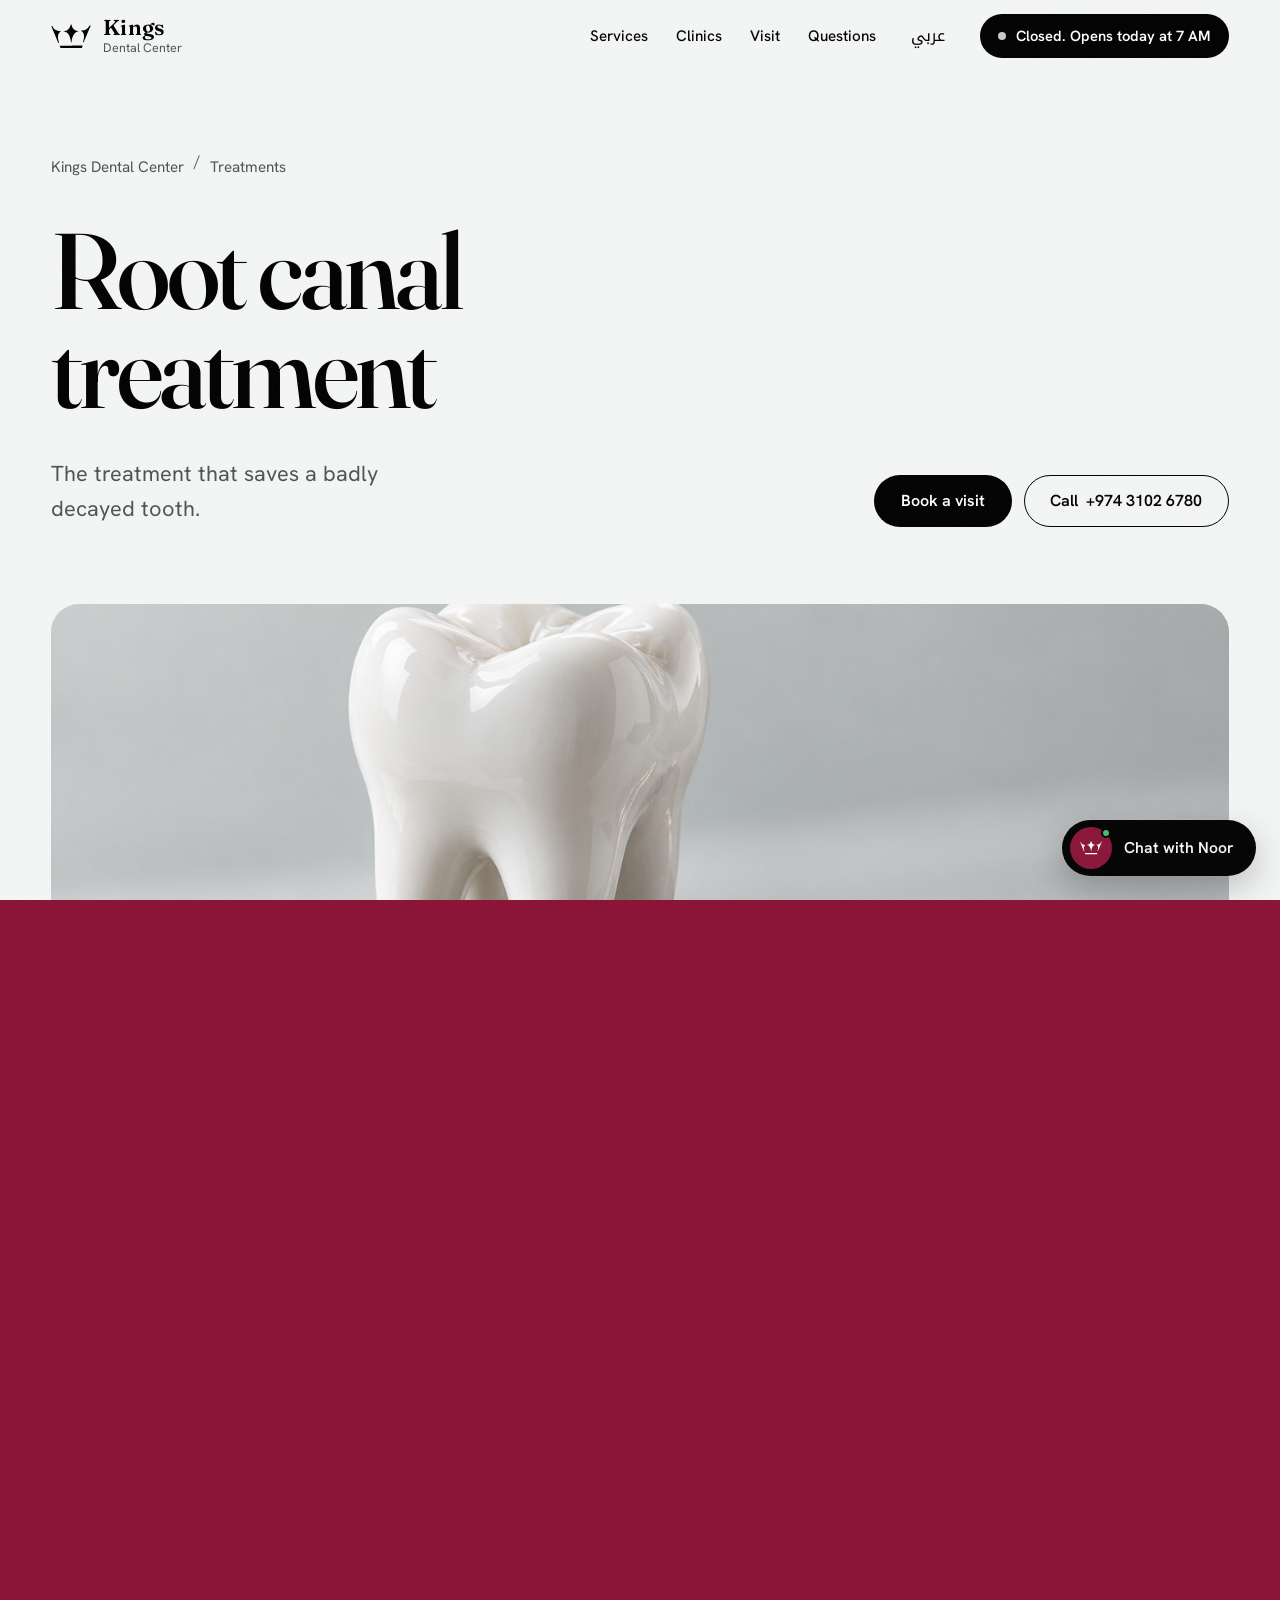
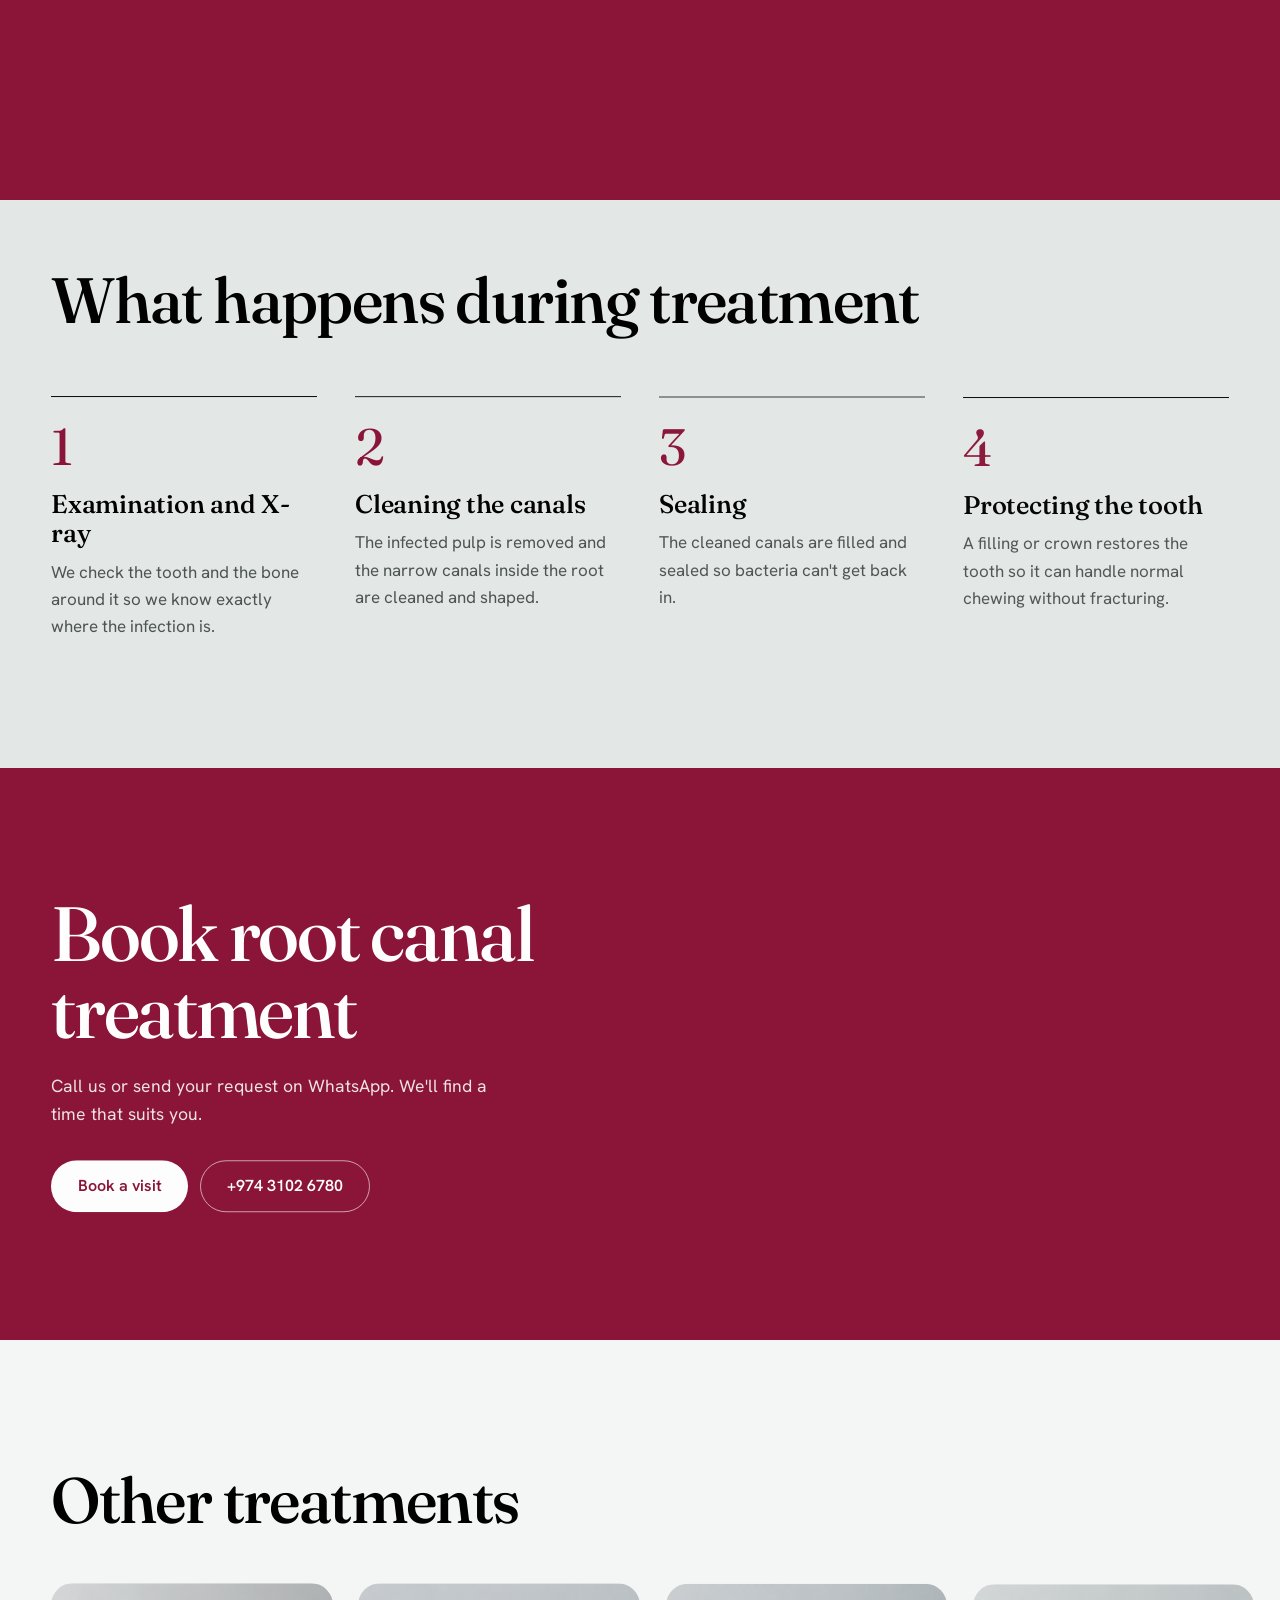
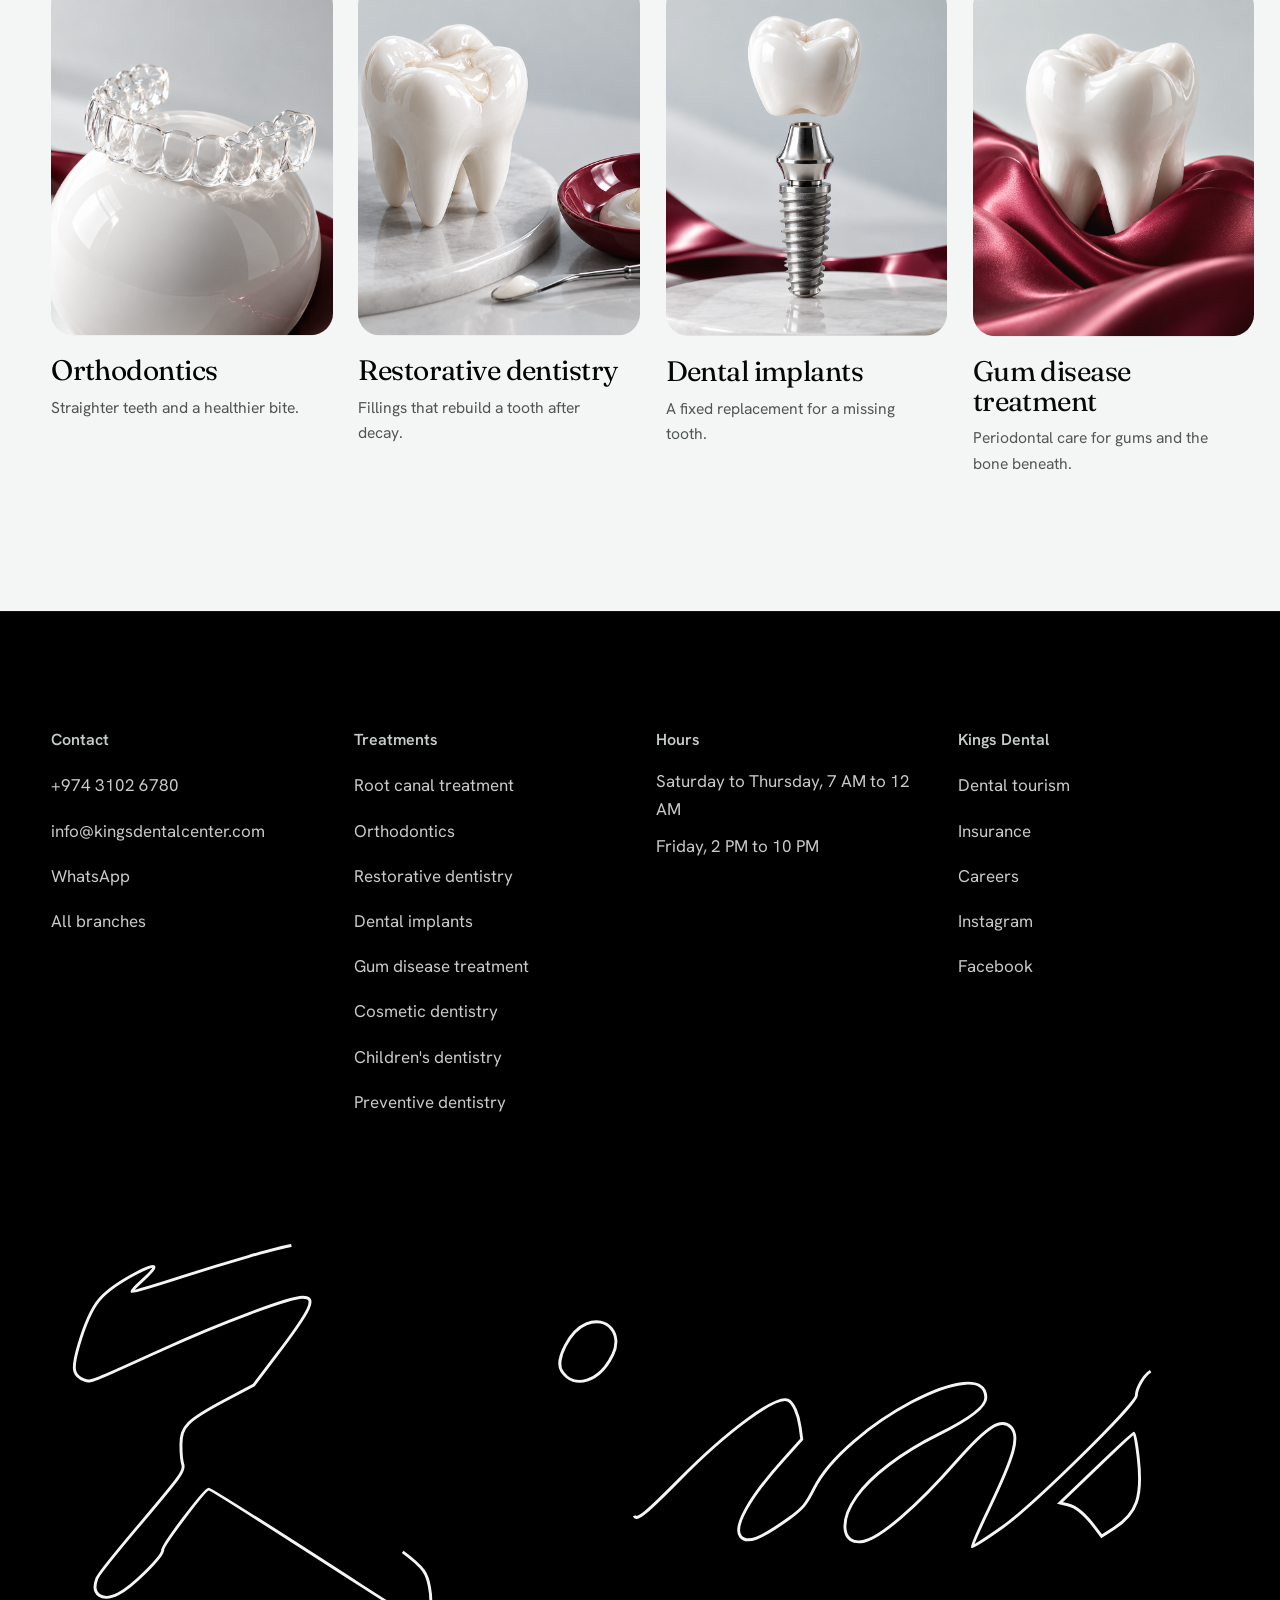
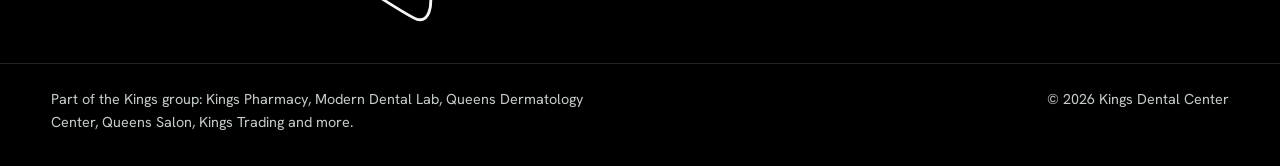
<file: site/treatments/root-canal.html>
<!doctype html>
<html lang="en" dir="ltr">
<head>
<meta charset="utf-8">
<meta name="viewport" content="width=device-width, initial-scale=1, viewport-fit=cover">
<title>Root canal treatment in Qatar | Kings Dental Center</title>
<meta name="description" content="Root canal treatment at Kings Dental Center in Qatar: we clean and seal an infected tooth so it doesn&#x27;t fracture and you can keep it.">
<link rel="canonical" href="https://kingsdentalcenter.com/treatments/root-canal">
<meta name="theme-color" content="#F4F6F5">
<meta property="og:title" content="Root canal treatment in Qatar | Kings Dental Center">
<meta property="og:description" content="Root canal treatment at Kings Dental Center in Qatar: we clean and seal an infected tooth so it doesn&#x27;t fracture and you can keep it.">
<meta property="og:image" content="https://kingsdentalcenter.com/assets/img/og.jpg">
<meta property="og:type" content="website">
<link rel="icon" href="../assets/logo/crown.svg?v=83c3bf92" type="image/svg+xml">
<link rel="preload" href="../fonts/fraunces-latin-opsz-normal.woff2" as="font" type="font/woff2" crossorigin>
<link rel="preload" href="../fonts/hanken-grotesk-latin-wght-normal.woff2" as="font" type="font/woff2" crossorigin>
<link rel="stylesheet" href="../css/fonts.css?v=f7cd680e">
<link rel="stylesheet" href="../css/style.css?v=64745b31">
<script type="application/ld+json">
[
 {
  "@context": "https://schema.org",
  "@type": "MedicalWebPage",
  "name": "Root canal treatment",
  "description": "Root canal treatment at Kings Dental Center in Qatar: we clean and seal an infected tooth so it doesn't fracture and you can keep it.",
  "url": "https://kingsdentalcenter.com/treatments/root-canal",
  "about": {
   "@type": "MedicalProcedure",
   "name": "Root canal treatment"
  },
  "publisher": {
   "@type": "Dentist",
   "name": "Kings Dental Center",
   "telephone": "+974 3102 6780"
  }
 },
 {
  "@context": "https://schema.org",
  "@type": "BreadcrumbList",
  "itemListElement": [
   {
    "@type": "ListItem",
    "position": 1,
    "name": "Kings Dental Center",
    "item": "https://kingsdentalcenter.com/"
   },
   {
    "@type": "ListItem",
    "position": 2,
    "name": "Root canal treatment",
    "item": "https://kingsdentalcenter.com/treatments/root-canal"
   }
  ]
 }
]
</script>
<script>document.documentElement.classList.add('js');try{if(localStorage.getItem('kdc-lang')==='ar'){document.documentElement.lang='ar';document.documentElement.dir='rtl'}}catch(e){}</script>
</head>
<body data-page="treatment" data-slug="root-canal" data-root="../">
<a class="skip" href="#main" data-i18n="skip">Skip to content</a>

<header class="bar">
  <div class="bar__in wrap">
    <a class="brand" href="../index.html" aria-label="Kings Dental Center, home">
      <svg class="brand__crown" viewBox="100 228 815 492" aria-hidden="true"><path d="M 506.200 232.200 C 505.540 232.860, 505 233.992, 505 234.715 C 505 241.959, 488.695 282.016, 478.853 298.952 C 466.573 320.082, 448.019 341.889, 437.949 347.026 C 435.912 348.065, 433.997 349.567, 433.691 350.363 C 432.805 352.672, 407.015 364.705, 398.372 366.841 C 394.042 367.912, 385.325 369.053, 379 369.377 C 364.981 370.096, 361.927 370.883, 360.027 374.265 C 358.055 377.773, 358.189 377.844, 370.117 379.567 C 381.223 381.171, 400.668 387.928, 407.479 392.551 C 409.465 393.898, 411.319 395, 411.599 395 C 415.501 395, 437.967 415.408, 448.257 428.299 C 458.174 440.724, 471.249 462.316, 473.509 470 C 473.914 471.375, 474.738 473.115, 475.341 473.866 C 476.448 475.245, 477.511 477.783, 480.421 486 C 481.297 488.475, 482.461 491.281, 483.007 492.236 C 483.553 493.191, 484 494.852, 484 495.927 C 484 497.002, 484.398 498.128, 484.885 498.429 C 485.371 498.729, 486.019 500.219, 486.323 501.738 C 486.627 503.257, 488.254 508.534, 489.938 513.464 C 491.622 518.393, 493 523.591, 493 525.014 C 493 526.436, 493.411 528.028, 493.914 528.550 C 495.699 530.406, 503.995 577.679, 505.575 595 C 506.477 604.886, 507.127 606, 512 606 C 516.925 606, 517.551 604.882, 518.440 594.500 C 519.969 576.650, 527.400 532.595, 530.417 523.500 C 531.147 521.300, 532.449 517.025, 533.312 514 C 537.986 497.604, 538.195 496.985, 543.995 482.500 C 548.230 471.924, 559.629 449.082, 561.960 446.500 C 562.953 445.400, 564.457 443.150, 565.302 441.500 C 566.146 439.850, 568.786 436.170, 571.169 433.323 C 573.551 430.475, 576.850 426.260, 578.500 423.956 C 591.583 405.685, 625.468 383.710, 646.344 379.957 C 655.280 378.351, 657.196 377.398, 656.818 374.750 C 656.329 371.321, 652.386 370.099, 638.378 369.038 C 612.928 367.110, 590.293 357.120, 570.422 339.047 C 549.505 320.023, 530.220 285.499, 518.447 246 C 516.398 239.125, 514.279 232.938, 513.738 232.250 C 512.487 230.659, 507.772 230.628, 506.200 232.200 M 894.081 257.588 C 885.257 259.961, 882.670 262.114, 879.489 269.735 C 856.253 325.396, 799.085 359.780, 725.382 362.423 C 714.281 362.822, 713.047 363.336, 713.015 367.576 C 712.996 370.192, 715.881 372.780, 723.500 376.978 C 755.191 394.443, 770.645 425.582, 772.643 476 C 773.854 506.554, 769.126 537.247, 758.048 570.736 C 753.636 584.073, 752.959 591.005, 755.539 596.440 C 757.084 599.698, 763.629 606.738, 764.362 605.932 C 764.578 605.694, 767.018 600.100, 769.786 593.500 C 777.086 576.089, 793.326 537.448, 813.285 490 C 822.886 467.175, 847.265 409.125, 867.460 361 C 887.655 312.875, 905.263 271.083, 906.589 268.129 C 911.613 256.936, 907.959 253.857, 894.081 257.588 M 108.338 269.999 C 106.236 270.846, 106.464 271.555, 116.634 295.685 C 122.386 309.333, 128.659 324.676, 130.574 329.780 C 132.489 334.884, 135.009 341.184, 136.174 343.780 C 137.339 346.376, 138.718 349.625, 139.239 351 C 139.759 352.375, 140.818 354.774, 141.593 356.331 C 142.367 357.888, 143 359.639, 143 360.222 C 143 361.229, 144.250 364.111, 149.633 375.514 C 150.935 378.272, 152 381.283, 152 382.205 C 152 383.127, 152.415 384.138, 152.921 384.451 C 153.428 384.764, 154.601 387.154, 155.527 389.760 C 157.552 395.459, 158.930 398.904, 160.117 401.236 C 160.603 402.191, 161 403.476, 161 404.091 C 161 404.706, 162.171 407.525, 163.602 410.355 C 165.033 413.185, 167.516 419.100, 169.121 423.500 C 170.725 427.900, 172.456 432.400, 172.966 433.500 C 176.299 440.682, 180.001 449.348, 181.939 454.500 C 183.180 457.800, 184.559 461.400, 185.004 462.500 C 185.450 463.600, 186.482 466.300, 187.300 468.500 C 188.117 470.700, 190.342 475.875, 192.244 480 C 194.147 484.125, 196.730 490.200, 197.985 493.500 C 199.241 496.800, 200.718 500.625, 201.268 502 C 201.818 503.375, 202.607 505.400, 203.022 506.500 C 203.732 508.381, 207.865 518.469, 210.192 524 C 210.770 525.375, 211.856 527.681, 212.604 529.124 C 213.352 530.567, 221.883 551.705, 231.561 576.097 C 241.240 600.490, 249.392 620.825, 249.677 621.286 C 249.962 621.747, 251.167 620.859, 252.355 619.312 C 253.543 617.765, 256.424 614.640, 258.757 612.368 C 263.853 607.405, 264.047 605.412, 260.460 594.925 C 256.431 583.144, 252.382 567.203, 247.398 543.500 C 242.827 521.760, 242.767 521.223, 242.277 498 C 241.938 481.955, 242.154 472.755, 242.959 469 C 243.607 465.975, 244.525 461.250, 244.999 458.500 C 246.214 451.449, 248.591 441.913, 249.983 438.500 C 252.952 431.222, 257.924 421.218, 259.212 419.931 C 260.053 419.090, 261.440 417.051, 262.294 415.399 C 266.447 407.368, 284.023 392.712, 296.500 386.876 C 299.179 385.623, 299.500 384.993, 299.500 380.987 L 299.500 376.500 289.093 375.757 C 245.886 372.670, 219.899 365.049, 189.403 346.521 C 167.021 332.923, 142.049 304.107, 135.629 284.468 C 133.608 278.287, 128.748 272.211, 124.357 270.376 C 120.714 268.854, 111.703 268.642, 108.338 269.999 M 508.548 668.742 C 380.974 668.886, 276.226 669.374, 275.773 669.827 C 274.944 670.656, 276.914 675.605, 284.094 690.729 C 286.242 695.256, 288 699.256, 288 699.618 C 288 701.581, 296.211 717.001, 297.260 717.007 C 297.942 717.011, 394.986 717.014, 512.914 717.014 C 706.647 717.014, 727.495 716.862, 729.068 715.439 C 730.025 714.572, 732.038 709.957, 733.541 705.182 C 735.044 700.407, 736.845 694.700, 737.542 692.500 C 738.820 688.470, 740.448 684.249, 742.197 680.430 C 743.856 676.808, 743.720 668.577, 742 668.525 C 741.175 668.500, 636.122 668.598, 508.548 668.742" fill-rule="evenodd"/></svg>
      <span class="brand__words"><span class="brand__name">Kings</span> <span class="brand__sub" data-i18n="brandSub">Dental Center</span></span>
    </a>
    <nav class="nav" aria-label="Main">
      <a href="../index.html#services" data-i18n="navServices">Services</a>
      <a href="../index.html#clinics" data-i18n="navClinics">Clinics</a>
      <a href="../index.html#visit" data-i18n="navVisit">Visit</a>
      <a href="../index.html#faq" data-i18n="navFaq">Questions</a>
    </nav>
    <button class="lang" type="button" data-lang-toggle lang="ar">عربي</button>
    <button class="burger" type="button" aria-expanded="false" aria-controls="menu" data-menu-btn><span class="burger__l"></span><span class="burger__l"></span><span class="visually-hidden" data-i18n="menu">Menu</span></button>
    <a class="status status--bar" href="tel:+97431026780" data-status>
      <span class="status__dot"></span>
      <span class="status__text" data-status-text>Call +974 3102 6780</span>
    </a>
  </div>
</header>

<!-- Full-screen menu -->
<div class="menu" id="menu" hidden data-menu>
  <div class="menu__in wrap">
    <nav class="menu__main" aria-label="Menu">
      <a href="../index.html#services" data-i18n="navServices">Services</a>
      <a href="../index.html#clinics" data-i18n="navClinics">Clinics</a>
      <a href="../index.html#visit" data-i18n="navVisit">Visit</a>
      <a href="../index.html#faq" data-i18n="navFaq">Questions</a>
      <a href="../index.html#book" data-i18n="ctaBook">Book a visit</a>
    </nav>
    <div class="menu__side">
      <p class="menu__h" data-i18n="footTreat">Treatments</p>
      <div class="menu__treat"><a href="../treatments/root-canal.html" data-tname="root-canal">Root canal treatment</a>
      <a href="../treatments/orthodontics.html" data-tname="orthodontics">Orthodontics</a>
      <a href="../treatments/restorative.html" data-tname="restorative">Restorative dentistry</a>
      <a href="../treatments/implants.html" data-tname="implants">Dental implants</a>
      <a href="../treatments/gums.html" data-tname="gums">Gum disease treatment</a>
      <a href="../treatments/cosmetic.html" data-tname="cosmetic">Cosmetic dentistry</a>
      <a href="../treatments/children.html" data-tname="children">Children&#x27;s dentistry</a>
      <a href="../treatments/preventive.html" data-tname="preventive">Preventive dentistry</a></div>
      <div class="menu__contact">
        <a class="btn btn--light" href="tel:+97431026780" dir="ltr">+974 3102 6780</a>
        <a class="btn btn--line-light" href="http://wa.me/97431026780" target="_blank" rel="noopener">WhatsApp</a>
      </div>
    </div>
  </div>
</div>

<!-- Page transition curtain -->
<div class="curtain" aria-hidden="true"><svg class="curtain__crown" viewBox="100 228 815 492"><path d="M 506.200 232.200 C 505.540 232.860, 505 233.992, 505 234.715 C 505 241.959, 488.695 282.016, 478.853 298.952 C 466.573 320.082, 448.019 341.889, 437.949 347.026 C 435.912 348.065, 433.997 349.567, 433.691 350.363 C 432.805 352.672, 407.015 364.705, 398.372 366.841 C 394.042 367.912, 385.325 369.053, 379 369.377 C 364.981 370.096, 361.927 370.883, 360.027 374.265 C 358.055 377.773, 358.189 377.844, 370.117 379.567 C 381.223 381.171, 400.668 387.928, 407.479 392.551 C 409.465 393.898, 411.319 395, 411.599 395 C 415.501 395, 437.967 415.408, 448.257 428.299 C 458.174 440.724, 471.249 462.316, 473.509 470 C 473.914 471.375, 474.738 473.115, 475.341 473.866 C 476.448 475.245, 477.511 477.783, 480.421 486 C 481.297 488.475, 482.461 491.281, 483.007 492.236 C 483.553 493.191, 484 494.852, 484 495.927 C 484 497.002, 484.398 498.128, 484.885 498.429 C 485.371 498.729, 486.019 500.219, 486.323 501.738 C 486.627 503.257, 488.254 508.534, 489.938 513.464 C 491.622 518.393, 493 523.591, 493 525.014 C 493 526.436, 493.411 528.028, 493.914 528.550 C 495.699 530.406, 503.995 577.679, 505.575 595 C 506.477 604.886, 507.127 606, 512 606 C 516.925 606, 517.551 604.882, 518.440 594.500 C 519.969 576.650, 527.400 532.595, 530.417 523.500 C 531.147 521.300, 532.449 517.025, 533.312 514 C 537.986 497.604, 538.195 496.985, 543.995 482.500 C 548.230 471.924, 559.629 449.082, 561.960 446.500 C 562.953 445.400, 564.457 443.150, 565.302 441.500 C 566.146 439.850, 568.786 436.170, 571.169 433.323 C 573.551 430.475, 576.850 426.260, 578.500 423.956 C 591.583 405.685, 625.468 383.710, 646.344 379.957 C 655.280 378.351, 657.196 377.398, 656.818 374.750 C 656.329 371.321, 652.386 370.099, 638.378 369.038 C 612.928 367.110, 590.293 357.120, 570.422 339.047 C 549.505 320.023, 530.220 285.499, 518.447 246 C 516.398 239.125, 514.279 232.938, 513.738 232.250 C 512.487 230.659, 507.772 230.628, 506.200 232.200 M 894.081 257.588 C 885.257 259.961, 882.670 262.114, 879.489 269.735 C 856.253 325.396, 799.085 359.780, 725.382 362.423 C 714.281 362.822, 713.047 363.336, 713.015 367.576 C 712.996 370.192, 715.881 372.780, 723.500 376.978 C 755.191 394.443, 770.645 425.582, 772.643 476 C 773.854 506.554, 769.126 537.247, 758.048 570.736 C 753.636 584.073, 752.959 591.005, 755.539 596.440 C 757.084 599.698, 763.629 606.738, 764.362 605.932 C 764.578 605.694, 767.018 600.100, 769.786 593.500 C 777.086 576.089, 793.326 537.448, 813.285 490 C 822.886 467.175, 847.265 409.125, 867.460 361 C 887.655 312.875, 905.263 271.083, 906.589 268.129 C 911.613 256.936, 907.959 253.857, 894.081 257.588 M 108.338 269.999 C 106.236 270.846, 106.464 271.555, 116.634 295.685 C 122.386 309.333, 128.659 324.676, 130.574 329.780 C 132.489 334.884, 135.009 341.184, 136.174 343.780 C 137.339 346.376, 138.718 349.625, 139.239 351 C 139.759 352.375, 140.818 354.774, 141.593 356.331 C 142.367 357.888, 143 359.639, 143 360.222 C 143 361.229, 144.250 364.111, 149.633 375.514 C 150.935 378.272, 152 381.283, 152 382.205 C 152 383.127, 152.415 384.138, 152.921 384.451 C 153.428 384.764, 154.601 387.154, 155.527 389.760 C 157.552 395.459, 158.930 398.904, 160.117 401.236 C 160.603 402.191, 161 403.476, 161 404.091 C 161 404.706, 162.171 407.525, 163.602 410.355 C 165.033 413.185, 167.516 419.100, 169.121 423.500 C 170.725 427.900, 172.456 432.400, 172.966 433.500 C 176.299 440.682, 180.001 449.348, 181.939 454.500 C 183.180 457.800, 184.559 461.400, 185.004 462.500 C 185.450 463.600, 186.482 466.300, 187.300 468.500 C 188.117 470.700, 190.342 475.875, 192.244 480 C 194.147 484.125, 196.730 490.200, 197.985 493.500 C 199.241 496.800, 200.718 500.625, 201.268 502 C 201.818 503.375, 202.607 505.400, 203.022 506.500 C 203.732 508.381, 207.865 518.469, 210.192 524 C 210.770 525.375, 211.856 527.681, 212.604 529.124 C 213.352 530.567, 221.883 551.705, 231.561 576.097 C 241.240 600.490, 249.392 620.825, 249.677 621.286 C 249.962 621.747, 251.167 620.859, 252.355 619.312 C 253.543 617.765, 256.424 614.640, 258.757 612.368 C 263.853 607.405, 264.047 605.412, 260.460 594.925 C 256.431 583.144, 252.382 567.203, 247.398 543.500 C 242.827 521.760, 242.767 521.223, 242.277 498 C 241.938 481.955, 242.154 472.755, 242.959 469 C 243.607 465.975, 244.525 461.250, 244.999 458.500 C 246.214 451.449, 248.591 441.913, 249.983 438.500 C 252.952 431.222, 257.924 421.218, 259.212 419.931 C 260.053 419.090, 261.440 417.051, 262.294 415.399 C 266.447 407.368, 284.023 392.712, 296.500 386.876 C 299.179 385.623, 299.500 384.993, 299.500 380.987 L 299.500 376.500 289.093 375.757 C 245.886 372.670, 219.899 365.049, 189.403 346.521 C 167.021 332.923, 142.049 304.107, 135.629 284.468 C 133.608 278.287, 128.748 272.211, 124.357 270.376 C 120.714 268.854, 111.703 268.642, 108.338 269.999 M 508.548 668.742 C 380.974 668.886, 276.226 669.374, 275.773 669.827 C 274.944 670.656, 276.914 675.605, 284.094 690.729 C 286.242 695.256, 288 699.256, 288 699.618 C 288 701.581, 296.211 717.001, 297.260 717.007 C 297.942 717.011, 394.986 717.014, 512.914 717.014 C 706.647 717.014, 727.495 716.862, 729.068 715.439 C 730.025 714.572, 732.038 709.957, 733.541 705.182 C 735.044 700.407, 736.845 694.700, 737.542 692.500 C 738.820 688.470, 740.448 684.249, 742.197 680.430 C 743.856 676.808, 743.720 668.577, 742 668.525 C 741.175 668.500, 636.122 668.598, 508.548 668.742" fill-rule="evenodd"/></svg></div>

<main id="main">

<section class="th">
  <div class="wrap th__in">
    <nav class="crumb" aria-label="Breadcrumb">
      <a href="../index.html" data-i18n="backHome">Kings Dental Center</a>
      <span aria-hidden="true">/</span>
      <a href="../index.html#services" data-i18n="treatCrumb">Treatments</a>
    </nav>
    <h1 class="th__title" data-tf="name">Root canal treatment</h1>
    <div class="th__row">
      <p class="th__lead" data-tf="lead">The treatment that saves a badly decayed tooth.</p>
      <div class="th__actions">
        <a class="btn btn--ink" href="../index.html?service=root-canal#book" data-i18n="ctaBook">Book a visit</a>
        <a class="btn btn--line" href="tel:+97431026780"><span data-i18n="ctaCall">Call</span> <span class="num" dir="ltr">+974 3102 6780</span></a>
      </div>
    </div>
  </div>
  <figure class="th__media wrap">
    <div class="th__frame"><img src="../assets/img/services/root-canal.png?v=4f96a5e6" alt="Root canal treatment at Kings Dental Center" width="1448" height="1086" fetchpriority="high"></div>
  </figure>
</section>

<section class="tbody">
  <div class="wrap tbody__grid">
    <p class="tbody__intro" data-tf="intro">When decay reaches deep inside a tooth, the soft pulp at its centre becomes infected. Left alone, the tooth weakens, fractures and is eventually lost. Root canal treatment removes the infection and seals the tooth so it can stay in your mouth.</p>
    <div class="tbody__at">
      <h2 class="tbody__h" data-i18n="atKings">At Kings Dental Center</h2>
      <p data-tf="at">Our dentists start with a thorough examination and X-rays to see how far the decay has gone. If the tooth can be saved, we explain each step before we begin and protect the tooth afterwards so it stays strong.</p>
    </div>
  </div>
</section>

<section class="tsteps" aria-labelledby="tsteps-title">
  <div class="wrap">
    <h2 id="tsteps-title" class="sec-title" data-tf="stepsTitle">What happens during treatment</h2>
    <ol class="tsteps__list is-ordered"><li class="tstep"><span class="tstep__n" aria-hidden="true">1</span><h3 class="tstep__t" data-tf="steps.0.0">Examination and X-ray</h3><p class="tstep__d" data-tf="steps.0.1">We check the tooth and the bone around it so we know exactly where the infection is.</p></li><li class="tstep"><span class="tstep__n" aria-hidden="true">2</span><h3 class="tstep__t" data-tf="steps.1.0">Cleaning the canals</h3><p class="tstep__d" data-tf="steps.1.1">The infected pulp is removed and the narrow canals inside the root are cleaned and shaped.</p></li><li class="tstep"><span class="tstep__n" aria-hidden="true">3</span><h3 class="tstep__t" data-tf="steps.2.0">Sealing</h3><p class="tstep__d" data-tf="steps.2.1">The cleaned canals are filled and sealed so bacteria can&#x27;t get back in.</p></li><li class="tstep"><span class="tstep__n" aria-hidden="true">4</span><h3 class="tstep__t" data-tf="steps.3.0">Protecting the tooth</h3><p class="tstep__d" data-tf="steps.3.1">A filling or crown restores the tooth so it can handle normal chewing without fracturing.</p></li></ol>
  </div>
</section>

<section class="tcta" aria-labelledby="tcta-title">
  <video class="tcta__bg" data-src="../assets/video/silk-loop.mp4?v=25ef8412" muted loop playsinline preload="none" aria-hidden="true"></video>
  <div class="wrap tcta__in">
    <h2 id="tcta-title" class="tcta__title" data-book-name>Book root canal treatment</h2>
    <p class="tcta__text" data-i18n="treatCtaText">Call us or send your request on WhatsApp. We'll find a time that suits you.</p>
    <div class="tcta__actions">
      <a class="btn btn--light" href="../index.html?service=root-canal#book" data-i18n="ctaBook">Book a visit</a>
      <a class="btn btn--line-light" href="tel:+97431026780" dir="ltr">+974 3102 6780</a>
    </div>
  </div>
</section>

<section class="tmore" aria-labelledby="tmore-title">
  <div class="wrap">
    <h2 id="tmore-title" class="sec-title" data-i18n="otherTreat">Other treatments</h2>
  </div>
  <div class="tmore__viewport">
    <ul class="tmore__track">
      <li><a class="tcard" href="../treatments/orthodontics.html"><span class="tcard__media"><img src="../assets/img/services/orthodontics.png?v=edfaeb09" alt="" width="1448" height="1086" loading="lazy"></span><span class="tcard__name" data-tname="orthodontics">Orthodontics</span><span class="tcard__lead" data-tlead="orthodontics">Straighter teeth and a healthier bite.</span></a></li>
      <li><a class="tcard" href="../treatments/restorative.html"><span class="tcard__media"><img src="../assets/img/services/restorative.png?v=65b23a31" alt="" width="1448" height="1086" loading="lazy"></span><span class="tcard__name" data-tname="restorative">Restorative dentistry</span><span class="tcard__lead" data-tlead="restorative">Fillings that rebuild a tooth after decay.</span></a></li>
      <li><a class="tcard" href="../treatments/implants.html"><span class="tcard__media"><img src="../assets/img/services/implants.png?v=60717208" alt="" width="1448" height="1086" loading="lazy"></span><span class="tcard__name" data-tname="implants">Dental implants</span><span class="tcard__lead" data-tlead="implants">A fixed replacement for a missing tooth.</span></a></li>
      <li><a class="tcard" href="../treatments/gums.html"><span class="tcard__media"><img src="../assets/img/services/gums.png?v=1c68962f" alt="" width="1448" height="1086" loading="lazy"></span><span class="tcard__name" data-tname="gums">Gum disease treatment</span><span class="tcard__lead" data-tlead="gums">Periodontal care for gums and the bone beneath.</span></a></li>
      <li><a class="tcard" href="../treatments/cosmetic.html"><span class="tcard__media"><img src="../assets/img/services/cosmetic.png?v=7ab4de9b" alt="" width="1448" height="1086" loading="lazy"></span><span class="tcard__name" data-tname="cosmetic">Cosmetic dentistry</span><span class="tcard__lead" data-tlead="cosmetic">Tell us the smile you want. We&#x27;ll plan it.</span></a></li>
      <li><a class="tcard" href="../treatments/children.html"><span class="tcard__media"><img src="../assets/img/services/children.png?v=4a0a98f2" alt="" width="1448" height="1086" loading="lazy"></span><span class="tcard__name" data-tname="children">Children&#x27;s dentistry</span><span class="tcard__lead" data-tlead="children">Raise your children with healthy, glowing smiles.</span></a></li>
      <li><a class="tcard" href="../treatments/preventive.html"><span class="tcard__media"><img src="../assets/img/services/preventive.png?v=8c4e0afb" alt="" width="1448" height="1086" loading="lazy"></span><span class="tcard__name" data-tname="preventive">Preventive dentistry</span><span class="tcard__lead" data-tlead="preventive">Stop dental disease at the earliest stage.</span></a></li>
    </ul>
  </div>
</section>

</main>
<footer class="foot">
  <div class="wrap foot__grid">
    <div class="foot__col">
      <h3 class="foot__h" data-i18n="footContact">Contact</h3>
      <a href="tel:+97431026780" dir="ltr">+974 3102 6780</a>
      <a href="mailto:info@kingsdentalcenter.com" dir="ltr">info@kingsdentalcenter.com</a>
      <a href="http://wa.me/97431026780" target="_blank" rel="noopener">WhatsApp</a>
      <a href="../index.html#clinics" data-i18n="allBranches">All branches</a>
    </div>
    <div class="foot__col">
      <h3 class="foot__h" data-i18n="footTreat">Treatments</h3>
      <a href="../treatments/root-canal.html" data-tname="root-canal">Root canal treatment</a>
      <a href="../treatments/orthodontics.html" data-tname="orthodontics">Orthodontics</a>
      <a href="../treatments/restorative.html" data-tname="restorative">Restorative dentistry</a>
      <a href="../treatments/implants.html" data-tname="implants">Dental implants</a>
      <a href="../treatments/gums.html" data-tname="gums">Gum disease treatment</a>
      <a href="../treatments/cosmetic.html" data-tname="cosmetic">Cosmetic dentistry</a>
      <a href="../treatments/children.html" data-tname="children">Children&#x27;s dentistry</a>
      <a href="../treatments/preventive.html" data-tname="preventive">Preventive dentistry</a>
    </div>
    <div class="foot__col">
      <h3 class="foot__h" data-i18n="footHours">Hours</h3>
      <span data-i18n="footHours1">Saturday to Thursday, 7 AM to 12 AM</span>
      <span data-i18n="footHours2">Friday, 2 PM to 10 PM</span>
    </div>
    <div class="foot__col">
      <h3 class="foot__h" data-i18n="footMore">Kings Dental</h3>
      <a href="../index.html#faq" data-i18n="footTourism">Dental tourism</a>
      <a href="../index.html#insurance" data-i18n="navInsurance">Insurance</a>
      <a href="mailto:info@kingsdentalcenter.com?subject=Careers" data-i18n="footCareers">Careers</a>
      <a href="https://www.instagram.com/kingsdentalcenter/" target="_blank" rel="noopener">Instagram</a>
      <a href="https://www.facebook.com/kingsdentalqatar/" target="_blank" rel="noopener">Facebook</a>
    </div>
  </div>
  <div class="foot__mark wrap" aria-hidden="true">
    <svg class="foot__script" viewBox="265 755 485 165"><path d="M 364 24.694 C 357.770 25.745, 337.778 31.462, 319.152 37.520 C 307.960 41.159, 298.605 43.939, 298.363 43.696 C 298.120 43.454, 300.252 41.160, 303.100 38.600 C 309.754 32.617, 308.624 31.597, 300.234 36.013 C 285.210 43.922, 281.589 48.407, 276.499 65.417 C 273.515 75.392, 273.923 78.260, 278.580 80.030 C 281.358 81.087, 280.392 81.460, 311 67.502 C 335.257 56.441, 363.237 46, 368.622 46 C 374.522 46, 372.428 50.633, 357.838 69.861 L 348.500 82.168 336.704 88.399 C 321.017 96.685, 318.497 99.231, 318.511 106.768 C 318.517 109.921, 318.884 113.662, 319.327 115.082 C 320.054 117.414, 318.417 119.691, 302.469 138.522 C 292.755 149.993, 284.375 160.514, 283.848 161.901 C 281.382 168.387, 285.969 171.587, 292.764 168.120 C 298.442 165.224, 311 152.817, 311 150.104 C 311 147.943, 328.345 125, 329.978 125 C 330.785 125, 351.147 137.884, 392.988 164.868 C 404.257 172.135, 414.500 178.338, 415.751 178.652 C 420.400 179.819, 422.520 174.164, 420.828 165.110 C 419.202 156.408, 417.999 155.447, 370 124.543 C 356.525 115.868, 344.894 108.199, 344.153 107.502 C 343.037 106.452, 343.670 105.049, 347.854 99.295 L 352.902 92.355 368.701 84.994 C 377.391 80.945, 390.125 74.962, 397 71.698 C 426.723 57.586, 427.625 57.206, 430.188 57.696 C 435.153 58.645, 443.290 51.919, 450.025 41.299 C 453.609 35.648, 453.867 33, 450.834 33 C 449.642 33, 430.492 42.050, 408.278 53.111 C 386.063 64.172, 367.653 72.986, 367.365 72.699 C 367.078 72.411, 370.950 66.290, 375.970 59.097 C 387.750 42.218, 387.903 41.763, 384.419 33.999 C 380.164 24.517, 376.080 22.656, 364 24.694 M 485.468 56.950 C 478.702 59.693, 472.376 71.872, 475.355 76.419 C 480.475 84.233, 491.083 80.774, 496.406 69.556 C 500.478 60.975, 493.989 53.496, 485.468 56.950 M 717.881 76.503 C 715.220 77.950, 712 83.419, 712 86.495 C 712 90.019, 669.397 131.834, 656.661 140.811 C 650.149 145.400, 644.633 148.966, 644.401 148.734 C 644.170 148.503, 647.180 141.657, 651.091 133.521 C 661.970 110.887, 664.058 103.201, 660.336 99.479 C 656.325 95.468, 650.612 99.080, 637.740 113.765 C 621.426 132.374, 606.370 145.277, 599.452 146.575 C 590.827 148.193, 589.385 138.589, 596.689 128.162 C 602.744 119.519, 615.303 109.998, 630.693 102.386 C 643.672 95.966, 650 91.055, 650 87.399 C 650 68.185, 592.093 98.822, 579.234 124.841 C 576.074 131.236, 574.576 133.038, 569.191 136.928 C 557.210 145.584, 551.637 147.677, 549.009 144.511 C 545.802 140.646, 552.493 128.629, 566.551 113.007 L 574.193 104.515 573.541 99.601 C 572.803 94.033, 570.597 89.166, 568.436 88.337 C 563.456 86.426, 543.831 100.828, 523.783 121.104 C 507.763 137.307, 505 139.239, 505 134.237 C 505 130.633, 509.710 123.768, 520.368 111.836 C 529.410 101.712, 530.484 99.153, 526.777 96.557 C 521.202 92.651, 513.195 95.902, 505.078 105.366 C 499.147 112.281, 490.803 124.881, 489.427 129 C 488.094 132.991, 478.717 140.727, 470.500 144.615 C 460.035 149.566, 450 146.084, 450 137.500 C 450 133.424, 451.520 131.279, 462.402 120 C 480.563 101.176, 484.150 89, 471.534 89 C 464.081 89, 456.702 94.109, 447.133 105.893 C 436.912 118.479, 433.619 126.189, 433.731 137.272 C 433.967 160.649, 445.635 172.356, 461.500 165.136 C 466.718 162.761, 479.602 152.347, 483.797 147.113 C 487.962 141.918, 488.586 141.962, 489.345 147.503 C 490.498 155.915, 495.998 163.636, 499.865 162.273 C 502.662 161.286, 504.965 158.883, 514.983 146.500 C 526.780 131.918, 543.531 116, 547.080 116 C 547.509 116, 545 120.670, 541.506 126.377 C 530.853 143.777, 528.687 148.669, 528.587 155.544 C 528.479 163.060, 530.512 166.630, 535.427 167.552 C 542.165 168.816, 549.215 164.592, 567 148.637 C 575.807 140.735, 577 139.999, 577 142.462 C 577 146.025, 581.509 155.451, 584.938 159.055 C 592.942 167.470, 604.262 162.823, 627.321 141.658 C 639.602 130.385, 639.520 129.873, 628.881 151.431 C 622.754 163.847, 622.202 164.600, 615 170.369 C 595.441 186.036, 581.443 203.192, 578.882 214.636 C 574.300 235.109, 600.412 216.555, 622.431 183.689 L 632.354 168.879 650.695 154.439 C 660.783 146.498, 669.253 140, 669.518 140 C 669.783 140, 670.010 141.238, 670.022 142.750 C 670.078 149.756, 678.036 159.917, 686.634 163.958 C 699.254 169.890, 711.007 166.345, 731.500 150.423 C 743.242 141.300, 746.215 137.920, 745.823 134.138 L 745.500 131.022 737 137.148 C 725.738 145.266, 719.026 148.309, 711.250 148.821 C 703.805 149.312, 703.516 148.488, 709.744 144.536 C 712.314 142.906, 717.470 138.691, 721.202 135.170 C 734.578 122.553, 737.093 111.992, 731.628 91.401 C 730.153 85.846, 729.234 80.553, 729.585 79.638 C 731.183 75.474, 723.542 73.427, 717.881 76.503 M 695.480 116.369 L 680.534 130.739 683.740 131.443 C 687.140 132.190, 690.842 135.292, 695.093 140.955 L 697.687 144.410 702.815 141.119 C 712.225 135.080, 714.607 128.193, 712.801 112.250 C 712.162 106.612, 711.367 102, 711.033 102 C 710.699 102, 703.700 108.466, 695.480 116.369" transform="translate(0 740)" fill-rule="evenodd"/></svg>
  </div>
  <div class="wrap foot__base">
    <p data-i18n="family">Part of the Kings group: Kings Pharmacy, Modern Dental Lab, Queens Dermatology Center, Queens Salon, Kings Trading and more.</p>
    <p>&copy; <span data-year></span> Kings Dental Center</p>
  </div>
</footer>

<nav class="dock" aria-label="Quick contact">
  <a class="dock__call" href="tel:+97431026780" aria-label="Call +974 3102 6780">
    <svg class="dock__ico" viewBox="0 0 24 24" aria-hidden="true"><path d="M6.6 3.5h2.6l1.4 4-2 1.5a12 12 0 0 0 6.4 6.4l1.5-2 4 1.4v2.6a1.8 1.8 0 0 1-2 1.8A16.6 16.6 0 0 1 4.8 5.5a1.8 1.8 0 0 1 1.8-2Z" fill="none" stroke="currentColor" stroke-width="1.7" stroke-linejoin="round"/></svg>
    <span data-i18n="dockCall">Call</span><span class="status__dot dock__dot"></span>
  </a>
  <button class="dock__chat" type="button" data-open-chat>
    <svg class="dock__chat-crown" viewBox="100 228 815 492" aria-hidden="true"><path d="M 506.200 232.200 C 505.540 232.860, 505 233.992, 505 234.715 C 505 241.959, 488.695 282.016, 478.853 298.952 C 466.573 320.082, 448.019 341.889, 437.949 347.026 C 435.912 348.065, 433.997 349.567, 433.691 350.363 C 432.805 352.672, 407.015 364.705, 398.372 366.841 C 394.042 367.912, 385.325 369.053, 379 369.377 C 364.981 370.096, 361.927 370.883, 360.027 374.265 C 358.055 377.773, 358.189 377.844, 370.117 379.567 C 381.223 381.171, 400.668 387.928, 407.479 392.551 C 409.465 393.898, 411.319 395, 411.599 395 C 415.501 395, 437.967 415.408, 448.257 428.299 C 458.174 440.724, 471.249 462.316, 473.509 470 C 473.914 471.375, 474.738 473.115, 475.341 473.866 C 476.448 475.245, 477.511 477.783, 480.421 486 C 481.297 488.475, 482.461 491.281, 483.007 492.236 C 483.553 493.191, 484 494.852, 484 495.927 C 484 497.002, 484.398 498.128, 484.885 498.429 C 485.371 498.729, 486.019 500.219, 486.323 501.738 C 486.627 503.257, 488.254 508.534, 489.938 513.464 C 491.622 518.393, 493 523.591, 493 525.014 C 493 526.436, 493.411 528.028, 493.914 528.550 C 495.699 530.406, 503.995 577.679, 505.575 595 C 506.477 604.886, 507.127 606, 512 606 C 516.925 606, 517.551 604.882, 518.440 594.500 C 519.969 576.650, 527.400 532.595, 530.417 523.500 C 531.147 521.300, 532.449 517.025, 533.312 514 C 537.986 497.604, 538.195 496.985, 543.995 482.500 C 548.230 471.924, 559.629 449.082, 561.960 446.500 C 562.953 445.400, 564.457 443.150, 565.302 441.500 C 566.146 439.850, 568.786 436.170, 571.169 433.323 C 573.551 430.475, 576.850 426.260, 578.500 423.956 C 591.583 405.685, 625.468 383.710, 646.344 379.957 C 655.280 378.351, 657.196 377.398, 656.818 374.750 C 656.329 371.321, 652.386 370.099, 638.378 369.038 C 612.928 367.110, 590.293 357.120, 570.422 339.047 C 549.505 320.023, 530.220 285.499, 518.447 246 C 516.398 239.125, 514.279 232.938, 513.738 232.250 C 512.487 230.659, 507.772 230.628, 506.200 232.200 M 894.081 257.588 C 885.257 259.961, 882.670 262.114, 879.489 269.735 C 856.253 325.396, 799.085 359.780, 725.382 362.423 C 714.281 362.822, 713.047 363.336, 713.015 367.576 C 712.996 370.192, 715.881 372.780, 723.500 376.978 C 755.191 394.443, 770.645 425.582, 772.643 476 C 773.854 506.554, 769.126 537.247, 758.048 570.736 C 753.636 584.073, 752.959 591.005, 755.539 596.440 C 757.084 599.698, 763.629 606.738, 764.362 605.932 C 764.578 605.694, 767.018 600.100, 769.786 593.500 C 777.086 576.089, 793.326 537.448, 813.285 490 C 822.886 467.175, 847.265 409.125, 867.460 361 C 887.655 312.875, 905.263 271.083, 906.589 268.129 C 911.613 256.936, 907.959 253.857, 894.081 257.588 M 108.338 269.999 C 106.236 270.846, 106.464 271.555, 116.634 295.685 C 122.386 309.333, 128.659 324.676, 130.574 329.780 C 132.489 334.884, 135.009 341.184, 136.174 343.780 C 137.339 346.376, 138.718 349.625, 139.239 351 C 139.759 352.375, 140.818 354.774, 141.593 356.331 C 142.367 357.888, 143 359.639, 143 360.222 C 143 361.229, 144.250 364.111, 149.633 375.514 C 150.935 378.272, 152 381.283, 152 382.205 C 152 383.127, 152.415 384.138, 152.921 384.451 C 153.428 384.764, 154.601 387.154, 155.527 389.760 C 157.552 395.459, 158.930 398.904, 160.117 401.236 C 160.603 402.191, 161 403.476, 161 404.091 C 161 404.706, 162.171 407.525, 163.602 410.355 C 165.033 413.185, 167.516 419.100, 169.121 423.500 C 170.725 427.900, 172.456 432.400, 172.966 433.500 C 176.299 440.682, 180.001 449.348, 181.939 454.500 C 183.180 457.800, 184.559 461.400, 185.004 462.500 C 185.450 463.600, 186.482 466.300, 187.300 468.500 C 188.117 470.700, 190.342 475.875, 192.244 480 C 194.147 484.125, 196.730 490.200, 197.985 493.500 C 199.241 496.800, 200.718 500.625, 201.268 502 C 201.818 503.375, 202.607 505.400, 203.022 506.500 C 203.732 508.381, 207.865 518.469, 210.192 524 C 210.770 525.375, 211.856 527.681, 212.604 529.124 C 213.352 530.567, 221.883 551.705, 231.561 576.097 C 241.240 600.490, 249.392 620.825, 249.677 621.286 C 249.962 621.747, 251.167 620.859, 252.355 619.312 C 253.543 617.765, 256.424 614.640, 258.757 612.368 C 263.853 607.405, 264.047 605.412, 260.460 594.925 C 256.431 583.144, 252.382 567.203, 247.398 543.500 C 242.827 521.760, 242.767 521.223, 242.277 498 C 241.938 481.955, 242.154 472.755, 242.959 469 C 243.607 465.975, 244.525 461.250, 244.999 458.500 C 246.214 451.449, 248.591 441.913, 249.983 438.500 C 252.952 431.222, 257.924 421.218, 259.212 419.931 C 260.053 419.090, 261.440 417.051, 262.294 415.399 C 266.447 407.368, 284.023 392.712, 296.500 386.876 C 299.179 385.623, 299.500 384.993, 299.500 380.987 L 299.500 376.500 289.093 375.757 C 245.886 372.670, 219.899 365.049, 189.403 346.521 C 167.021 332.923, 142.049 304.107, 135.629 284.468 C 133.608 278.287, 128.748 272.211, 124.357 270.376 C 120.714 268.854, 111.703 268.642, 108.338 269.999 M 508.548 668.742 C 380.974 668.886, 276.226 669.374, 275.773 669.827 C 274.944 670.656, 276.914 675.605, 284.094 690.729 C 286.242 695.256, 288 699.256, 288 699.618 C 288 701.581, 296.211 717.001, 297.260 717.007 C 297.942 717.011, 394.986 717.014, 512.914 717.014 C 706.647 717.014, 727.495 716.862, 729.068 715.439 C 730.025 714.572, 732.038 709.957, 733.541 705.182 C 735.044 700.407, 736.845 694.700, 737.542 692.500 C 738.820 688.470, 740.448 684.249, 742.197 680.430 C 743.856 676.808, 743.720 668.577, 742 668.525 C 741.175 668.500, 636.122 668.598, 508.548 668.742" fill-rule="evenodd"/></svg>
    <span data-i18n="dockChat">Chat</span>
  </button>
  <a class="dock__wa" href="http://wa.me/97431026780" target="_blank" rel="noopener" data-i18n="dockWa">WhatsApp</a>
</nav>

<script src="../js/vendor/gsap.min.js?v=bf3fd8ec"></script>
<script src="../js/vendor/ScrollTrigger.min.js?v=5445d0e9"></script>
<script src="../js/vendor/SplitText.min.js?v=8b363297"></script>
<script src="../js/vendor/lenis.min.js?v=5a44a112"></script>
<script src="../js/content.js?v=1e9f3f9d"></script>
<script src="../js/treatments.js?v=95e75cef"></script>
<script src="../js/main.js?v=e43b8279"></script>
<script src="../js/receptionist.js?v=3fd9c56c"></script>
</body>
</html>
</file>
<file: site/css/fonts.css>
/* Self-hosted variable fonts (SIL Open Font License). */
@font-face {
  font-family: "Fraunces";
  font-style: normal;
  font-display: swap;
  font-weight: 100 900;
  src: url(../fonts/fraunces-latin-opsz-normal.woff2) format("woff2-variations"), url(../fonts/fraunces-latin-opsz-normal.woff2) format("woff2");
}
@font-face {
  font-family: "Fraunces";
  font-style: italic;
  font-display: swap;
  font-weight: 100 900;
  src: url(../fonts/fraunces-latin-opsz-italic.woff2) format("woff2-variations"), url(../fonts/fraunces-latin-opsz-italic.woff2) format("woff2");
}
@font-face {
  font-family: "Hanken Grotesk";
  font-style: normal;
  font-display: swap;
  font-weight: 100 900;
  src: url(../fonts/hanken-grotesk-latin-wght-normal.woff2) format("woff2-variations"), url(../fonts/hanken-grotesk-latin-wght-normal.woff2) format("woff2");
}
@font-face {
  font-family: "Noto Kufi Arabic";
  font-style: normal;
  font-display: swap;
  font-weight: 100 900;
  src: url(../fonts/noto-kufi-arabic-arabic-wght-normal.woff2) format("woff2-variations"), url(../fonts/noto-kufi-arabic-arabic-wght-normal.woff2) format("woff2");
  unicode-range: U+0600-06FF, U+0750-077F, U+0870-088E, U+0890-0891, U+0897-08E1, U+08E3-08FF, U+200C-200E, U+2010-2011, U+204F, U+2E41, U+FB50-FDFF, U+FE70-FE74, U+FE76-FEFC;
}
</file>
<file: site/css/style.css>
/* Kings Dental Center
   Palette: enamel, pearl, ink (the logo's true black), graphite, and one accent:
   Qatar maroon. Type: Fraunces (display: a sturdy, readable serif),
   Hanken Grotesk (text), Noto Kufi Arabic (Arabic). */

:root {
  --enamel: #F4F6F5;
  --pearl: #E3E8E6;
  --mist: #C5CCC9;
  --ink: #000000;
  --graphite: #4D5452;
  --maroon: #8A1538;
  --maroon-deep: #6A0F2A;
  --white: #FFFFFF;

  --display: "Fraunces", Georgia, "Times New Roman", serif;
  --text: "Hanken Grotesk", system-ui, -apple-system, "Segoe UI", sans-serif;
  --arabic: "Noto Kufi Arabic", "Geeza Pro", Tahoma, sans-serif;

  --gutter: clamp(16px, 4vw, 56px);
  --bar-h: 72px;
  --ease: cubic-bezier(.2, .7, .1, 1);
}

*, *::before, *::after { box-sizing: border-box; }
html { -webkit-text-size-adjust: 100%; }
html.lenis, html.lenis body { height: auto; }
.lenis.lenis-smooth { scroll-behavior: auto !important; }
.lenis.lenis-stopped { overflow: hidden; }
body {
  margin: 0;
  background: var(--enamel);
  color: var(--ink);
  font-family: var(--text);
  font-size: 1.0625rem;
  line-height: 1.6;
  text-rendering: optimizeLegibility;
  -webkit-font-smoothing: antialiased;
  overflow-x: clip;
}
html[dir="rtl"] body { font-family: var(--arabic); line-height: 1.8; }
img, video, svg { display: block; max-width: 100%; }
img { height: auto; }
a { color: inherit; }
button, input, select { font: inherit; color: inherit; }
::selection { background: var(--maroon); color: var(--white); }

/* film grain: very light, keeps flat fields from looking digital */
body::after {
  content: ""; position: fixed; inset: -50%; z-index: 100; pointer-events: none; opacity: .045;
  background-image: url("data:image/svg+xml,%3Csvg xmlns='http://www.w3.org/2000/svg' width='160' height='160'%3E%3Cfilter id='n'%3E%3CfeTurbulence type='fractalNoise' baseFrequency='.9' numOctaves='2' stitchTiles='stitch'/%3E%3C/filter%3E%3Crect width='100%25' height='100%25' filter='url(%23n)'/%3E%3C/svg%3E");
}

.wrap { width: 100%; max-width: 1360px; margin-inline: auto; padding-inline: var(--gutter); }
.visually-hidden { position: absolute !important; width: 1px; height: 1px; overflow: hidden; clip: rect(0 0 0 0); white-space: nowrap; }
.skip { position: fixed; top: -100px; inset-inline-start: 16px; z-index: 200; background: var(--ink); color: var(--white); padding: 10px 16px; border-radius: 8px; }
.skip:focus { top: 16px; }
:focus-visible { outline: 2px solid var(--maroon); outline-offset: 3px; border-radius: 4px; }
.num { font-variant-numeric: lining-nums tabular-nums; }

/* ---------- buttons ---------- */
.btn {
  display: inline-flex; align-items: center; justify-content: center; gap: .5em;
  min-height: 52px; padding: 0 1.6em; border-radius: 999px;
  font-weight: 600; font-size: 1rem; text-decoration: none; border: 1.5px solid transparent;
  cursor: pointer; transition: background .35s var(--ease), color .35s var(--ease), border-color .35s var(--ease), transform .35s var(--ease);
  white-space: nowrap;
}
.btn:active { transform: scale(.97); }
.btn--ink { background: var(--ink); color: var(--white); }
.btn--ink:hover { background: var(--maroon); }
.btn--line { border-color: currentColor; }
.btn--line:hover { background: var(--ink); color: var(--white); border-color: var(--ink); }
.btn--maroon { background: var(--maroon); color: var(--white); }
.btn--maroon:hover { background: var(--maroon-deep); }

/* ---------- loader ---------- */
.loader { display: none; }
.js .loader {
  position: fixed; inset: 0; z-index: 150; display: grid; place-items: center; background: var(--enamel);
}
.loader__crown { width: min(42vw, 260px); overflow: visible; }
.loader__crown path { fill: var(--ink); fill-opacity: 0; stroke: var(--ink); stroke-width: 2.5; }
.no-loader .loader { display: none; }

/* ---------- top bar ---------- */
.bar { position: fixed; top: 0; inset-inline: 0; z-index: 50; transition: background .4s var(--ease), box-shadow .4s var(--ease); }
.bar.is-solid { background: color-mix(in srgb, var(--enamel) 86%, transparent); backdrop-filter: blur(14px); -webkit-backdrop-filter: blur(14px); box-shadow: 0 1px 0 rgba(0,0,0,.06); }
.bar__in { height: var(--bar-h); display: flex; align-items: center; gap: clamp(12px, 2.4vw, 32px); }
.brand { display: flex; align-items: center; gap: 12px; text-decoration: none; margin-inline-end: auto; }
.brand__crown { width: 40px; height: auto; fill: var(--ink); }
.brand__words { display: flex; flex-direction: column; line-height: 1; }
.brand__name { font-family: var(--display); font-size: 1.35rem; font-weight: 600; letter-spacing: .01em; }
.brand__sub { font-size: .78rem; color: var(--graphite); margin-top: 3px; }
html[dir="rtl"] .brand__name { font-family: var(--display); }
.nav { display: flex; gap: clamp(16px, 2.2vw, 32px); }
.nav a { text-decoration: none; font-weight: 500; font-size: .95rem; position: relative; padding: 6px 0; }
.nav a::after { content: ""; position: absolute; inset-inline: 0; bottom: 0; height: 1.5px; background: currentColor; transform: scaleX(0); transform-origin: right; transition: transform .45s var(--ease); }
.nav a:hover::after { transform: scaleX(1); transform-origin: left; }
.lang { background: none; border: 0; cursor: pointer; font-family: var(--arabic); font-size: 1rem; padding: 8px 4px; min-height: 44px; }
html[dir="rtl"] .lang { font-family: var(--text); }

.status { display: inline-flex; align-items: center; gap: 10px; text-decoration: none; font-weight: 600; font-size: .92rem; }
.status--bar { min-height: 44px; padding: 0 18px; border-radius: 999px; background: var(--ink); color: var(--white); transition: background .3s; }
.status--bar:hover { background: var(--maroon); }
.status__dot { width: 8px; height: 8px; border-radius: 50%; background: var(--mist); flex: none; position: relative; }
.is-open .status__dot { background: #3FBF6E; }
.is-open .status__dot::after { content: ""; position: absolute; inset: -4px; border-radius: 50%; border: 1.5px solid #3FBF6E; animation: ping 2.4s var(--ease) infinite; }
@keyframes ping { 0% { transform: scale(.6); opacity: 1; } 80%, 100% { transform: scale(1.7); opacity: 0; } }

/* ---------- hero ---------- */
.hero { min-height: 100svh; display: flex; align-items: center; padding: calc(var(--bar-h) + 32px) 0 clamp(40px, 7vw, 96px); }
.hero__in { display: grid; grid-template-columns: minmax(0, 1.35fr) minmax(0, .8fr); gap: clamp(32px, 5vw, 88px); align-items: end; }
.hero__kicker { margin: 0 0 18px; font-weight: 500; color: var(--graphite); }
.hero__title {
  font-family: var(--display); font-weight: 520; font-optical-sizing: auto;
  font-size: clamp(3.6rem, 10.4vw, 11.5rem); line-height: .88; letter-spacing: -.035em;
  margin: 0 0 clamp(24px, 3vw, 40px); max-width: 9ch;
}
html[dir="rtl"] .hero__title { font-family: var(--arabic); font-weight: 700; letter-spacing: 0; line-height: 1.15; font-size: clamp(3rem, 8vw, 8.4rem); max-width: 10ch; }
.hero__title .ln-mask { padding-bottom: .2em; margin-bottom: -.2em; }
.hero__lede { max-width: 36ch; font-size: clamp(1.05rem, 1.3vw, 1.25rem); color: var(--graphite); margin: 0 0 32px; }
.hero__actions { display: flex; flex-wrap: wrap; gap: 12px; }

.hero__media { margin: 0; }
.arch {
  position: relative; aspect-ratio: 3 / 4; width: 100%; overflow: hidden; isolation: isolate;
  border-radius: 999px 999px 22px 22px; background: var(--ink);
}
.arch__fallback { position: absolute; inset: 0; display: grid; place-items: center; background:
  radial-gradient(120% 70% at 50% 20%, #2A2F2E 0%, var(--ink) 62%); }
.arch__crown { width: 62%; fill: var(--enamel); position: relative; z-index: 1; }
.arch__sheen { position: absolute; inset: 0; z-index: 2; pointer-events: none;
  background: linear-gradient(105deg, transparent 38%, rgba(255,255,255,.22) 50%, transparent 62%);
  transform: translateX(-120%); }
.arch__video { position: absolute; inset: 0; width: 100%; height: 100%; object-fit: cover; opacity: 0; transition: opacity 1.2s var(--ease); z-index: 3; }
.arch__video.is-ready { opacity: 1; }

/* ---------- signature: through the crown ---------- */
.through { position: relative; height: 320vh; }
.through__pin { position: sticky; top: 0; height: 100vh; height: 100svh; overflow: hidden; }
.through__mask {
  position: absolute; inset: 0;
  --s: 46vmin;           /* mask width, animated */
  --fx: .5055; --fy: .299; --ar: .6037; /* diamond centre in the crown, crown aspect h/w */
  -webkit-mask-image: var(--crown-mask); mask-image: var(--crown-mask);
  -webkit-mask-repeat: no-repeat; mask-repeat: no-repeat;
  -webkit-mask-size: var(--s) auto; mask-size: var(--s) auto;
  -webkit-mask-position: calc(50vw - var(--fx) * var(--s)) calc(50svh - var(--fy) * var(--s) * var(--ar));
  mask-position: calc(50vw - var(--fx) * var(--s)) calc(50svh - var(--fy) * var(--s) * var(--ar));
}
.through__fill { position: absolute; inset: 0; background:
  radial-gradient(90% 70% at 30% 20%, #B0244F 0%, var(--maroon) 45%, var(--maroon-deep) 100%); }
.through__video { position: absolute; inset: 0; width: 100%; height: 100%; object-fit: cover; opacity: 0; transition: opacity 1s; }
.through__video.is-ready { opacity: 1; }
.through__fill::after { content: ""; position: absolute; inset: 0; background:
  linear-gradient(to top, rgba(30,3,11,.88) 0%, rgba(30,3,11,.55) 32%, rgba(30,3,11,0) 68%),
  linear-gradient(to right, rgba(30,3,11,.45) 0%, rgba(30,3,11,0) 60%); }
.through__title, .through__text { text-shadow: 0 2px 24px rgba(30,3,11,.35); }
.through__copy { position: absolute; inset-inline: 0; bottom: clamp(40px, 9vh, 96px); color: var(--white); z-index: 2; }
.through__title { font-family: var(--display); font-weight: 520; font-size: clamp(2.3rem, 5.6vw, 5.6rem); line-height: .98; letter-spacing: -.025em; max-width: 13ch; margin: 0 0 18px; }
html[dir="rtl"] .through__title { font-family: var(--arabic); font-weight: 700; letter-spacing: 0; line-height: 1.3; }
.through__text { max-width: 44ch; margin: 0; font-size: clamp(1rem, 1.3vw, 1.2rem); opacity: .88; }
.js .through__copy > * { opacity: 0; transform: translateY(24px); }

/* ---------- section heads ---------- */
section { position: relative; }
.sec-head { display: grid; grid-template-columns: minmax(0, 1fr) minmax(0, .7fr); gap: 32px; align-items: end; margin-bottom: clamp(32px, 5vw, 64px); }
.sec-title { font-family: var(--display); font-weight: 520; font-size: clamp(2.3rem, 5vw, 4.8rem); line-height: 1; letter-spacing: -.025em; margin: 0; }
html[dir="rtl"] .sec-title { font-family: var(--arabic); font-weight: 700; letter-spacing: 0; line-height: 1.3; }
.sec-lede { color: var(--graphite); max-width: 40ch; margin: 0; }

/* ---------- plus/minus icon (FAQ) ---------- */
.pm { width: 36px; height: 36px; flex: none; border-radius: 50%; border: 1.5px solid var(--ink); position: relative; transition: background .35s; }
.pm::before, .pm::after { content: ""; position: absolute; left: 50%; top: 50%; width: 13px; height: 1.5px; background: currentColor; transform: translate(-50%, -50%); transition: transform .5s var(--ease); }
.pm::after { transform: translate(-50%, -50%) rotate(90deg); }
.qa.is-open .pm { background: var(--ink); color: var(--white); }
.qa.is-open .pm::after { transform: translate(-50%, -50%) rotate(0deg); }

/* ---------- treatment cards (shared by home and treatment pages) ---------- */
.tcard { display: flex; flex-direction: column; gap: 10px; text-decoration: none; color: inherit; height: 100%; }
.tcard__media { display: block; aspect-ratio: 4 / 5; border-radius: 22px; overflow: hidden; background: var(--pearl); position: relative; margin-bottom: 10px; }
.tcard__media img { position: absolute; inset: 0 -10%; width: 120%; max-width: none; height: 100%; object-fit: cover; transition: transform 1.1s var(--ease); }
.tcard__name { font-family: var(--display); font-size: clamp(1.5rem, 2.2vw, 2.2rem); line-height: 1.05; letter-spacing: -.02em; transition: color .3s; }
html[dir="rtl"] .tcard__name { font-family: var(--arabic); font-weight: 600; letter-spacing: 0; line-height: 1.4; }
.tcard__lead { color: var(--graphite); font-size: .98rem; max-width: 30ch; }
@media (hover: hover) {
  .tcard:hover .tcard__media img { transform: scale(1.06); }
  .tcard:hover .tcard__name { color: var(--maroon); }
}

/* ---------- treatments on home ---------- */
.treat { padding-top: clamp(96px, 12vw, 150px); }
.treat__pin { display: flex; flex-direction: column; justify-content: center; }
.treat__head { display: grid; grid-template-columns: minmax(0, 1fr) minmax(0, .7fr); gap: 32px; align-items: end; margin-bottom: clamp(32px, 4vw, 56px); }
.treat__viewport { overflow: hidden; }
.treat__track { list-style: none; margin: 0; padding: 0 var(--gutter); display: flex; gap: clamp(18px, 2vw, 32px); width: max-content; }
.treat__track > li { width: clamp(260px, 25vw, 380px); flex: none; }
.treat__bar { margin-top: clamp(28px, 3vw, 44px); padding-bottom: clamp(40px, 5vw, 72px); }
.treat__bar::before { content: ""; display: block; height: 1.5px; background: var(--mist); }
.treat__progress { display: block; height: 1.5px; background: var(--ink); margin-top: -1.5px; transform-origin: left; transform: scaleX(0); }
html[dir="rtl"] .treat__progress { transform-origin: right; }
@media (min-width: 900px) {
  .js .treat__pin { min-height: 100vh; min-height: 100svh; padding-top: var(--bar-h); }
  .treat__track > li { width: clamp(280px, 24vw, 380px); }
  .treat__track .tcard__media { aspect-ratio: auto; height: min(46vh, 520px); }
}

/* ---------- visit steps ---------- */
.steps { padding: clamp(96px, 12vw, 170px) 0; background: var(--pearl); }
.steps__grid { display: grid; grid-template-columns: minmax(0, 1fr) minmax(0, 1fr); gap: clamp(40px, 7vw, 120px); align-items: start; }
.steps__media { margin: clamp(32px, 4vw, 56px) 0 0; aspect-ratio: 4 / 3; border-radius: 22px; overflow: hidden; }
.steps__media img { width: 100%; height: 100%; object-fit: cover; }
.steps__list { list-style: none; margin: 0; padding: 0; position: relative; display: grid; gap: clamp(36px, 5vw, 64px); }
.steps__line { position: absolute; inset-inline-start: 27px; top: 8px; bottom: 8px; width: 1.5px; background: var(--ink); transform-origin: top; }
.step { display: grid; grid-template-columns: 56px minmax(0, 1fr); gap: clamp(18px, 2.4vw, 32px); position: relative; z-index: 1; }
.step__n { width: 56px; height: 56px; border-radius: 50%; background: var(--ink); color: var(--white); display: grid; place-items: center; font-family: var(--display); font-size: 1.5rem; }
.step__t { font-family: var(--display); font-weight: 520; font-size: clamp(1.6rem, 2.6vw, 2.4rem); line-height: 1.1; letter-spacing: -.02em; margin: 6px 0 10px; }
html[dir="rtl"] .step__t { font-family: var(--arabic); font-weight: 600; letter-spacing: 0; line-height: 1.4; }
.step__d { margin: 0; color: var(--graphite); max-width: 42ch; }

/* ---------- children ---------- */
.kids { padding: clamp(96px, 12vw, 170px) 0; }
.kids__grid { display: grid; grid-template-columns: minmax(0, 1fr) minmax(0, 1fr); gap: clamp(40px, 7vw, 120px); align-items: center; }
.kids__media { margin: 0; }
.kids__frame { aspect-ratio: 4 / 5; border-radius: 999px 999px 22px 22px; overflow: hidden; background: var(--pearl); }
.kids__frame img { width: 100%; height: 100%; object-fit: cover; }
.kids__title { font-family: var(--display); font-weight: 520; font-size: clamp(2.3rem, 4.6vw, 4.6rem); line-height: 1; letter-spacing: -.025em; margin: 0 0 24px; max-width: 14ch; }
html[dir="rtl"] .kids__title { font-family: var(--arabic); font-weight: 700; letter-spacing: 0; line-height: 1.35; }
.kids__text { color: var(--graphite); max-width: 44ch; margin: 0 0 32px; font-size: 1.1rem; }

/* ---------- network / branch finder ---------- */
.net { padding: clamp(96px, 12vw, 170px) 0; background: var(--ink); color: var(--enamel); }
.net__title { font-family: var(--display); font-weight: 520; font-size: clamp(2.3rem, 5vw, 4.8rem); line-height: 1; letter-spacing: -.025em; margin: 0 0 20px; max-width: 16ch; }
html[dir="rtl"] .net__title { font-family: var(--arabic); font-weight: 700; letter-spacing: 0; line-height: 1.3; }
.net__num { font-family: var(--display); display: inline-block; min-width: 1.1em; color: var(--white); font-variant-numeric: lining-nums tabular-nums; }
.net__lede { color: var(--mist); max-width: 46ch; margin: 0 0 clamp(32px, 4vw, 56px); }
.net__tabs { display: flex; flex-wrap: wrap; gap: 10px; margin-bottom: 28px; }
.net__tab { display: inline-flex; align-items: center; gap: 10px; min-height: 48px; padding: 0 20px; border-radius: 999px; border: 1.5px solid rgba(255,255,255,.28); background: none; color: var(--enamel); cursor: pointer; font-weight: 600; transition: background .3s, color .3s, border-color .3s; }
.net__tab:hover { border-color: var(--enamel); }
.net__tab[aria-selected="true"] { background: var(--enamel); color: var(--ink); border-color: var(--enamel); }
.net__tabn { font-size: .85rem; opacity: .6; }
.net__count { color: var(--mist); margin: 0 0 8px; font-size: .95rem; }
.net__list { list-style: none; margin: 0; padding: 0; display: grid; grid-template-columns: repeat(3, minmax(0, 1fr)); column-gap: clamp(24px, 3vw, 48px); }
.branch { border-top: 1px solid rgba(255,255,255,.16); padding: 22px 0 26px; }
.branch__name { font-family: var(--display); font-weight: 520; font-size: clamp(1.4rem, 1.9vw, 1.8rem); line-height: 1.1; margin: 0 0 8px; letter-spacing: -.01em; }
.branch__addr { margin: 0 0 14px; color: var(--mist); font-size: .95rem; line-height: 1.5; }
.branch__links { display: flex; flex-wrap: wrap; gap: 6px 18px; }
.branch__links a { color: var(--enamel); text-decoration: none; font-weight: 600; font-size: .95rem; min-height: 32px; display: inline-flex; align-items: center; font-variant-numeric: tabular-nums; border-bottom: 1px solid transparent; }
.branch__links a:hover { border-color: currentColor; }
.branch__dir { color: var(--mist) !important; }

/* ---------- treatment page ---------- */
.th { padding: calc(var(--bar-h) + clamp(32px, 6vw, 80px)) 0 0; }
.crumb { display: flex; gap: 10px; flex-wrap: wrap; color: var(--graphite); font-size: .95rem; margin-bottom: clamp(20px, 3vw, 36px); }
.crumb a { text-decoration: none; padding: 6px 0; }
.crumb a:hover { color: var(--maroon); }
.th__title { font-family: var(--display); font-weight: 520; font-size: clamp(3rem, 8.4vw, 9.4rem); line-height: .92; letter-spacing: -.035em; margin: 0 0 clamp(24px, 3vw, 40px); max-width: 12ch; }
html[dir="rtl"] .th__title { font-family: var(--arabic); font-weight: 700; letter-spacing: 0; line-height: 1.2; font-size: clamp(2.6rem, 6.6vw, 7rem); }
.th__title .ln-mask { padding-bottom: .2em; margin-bottom: -.2em; }
.th__row { display: flex; flex-wrap: wrap; justify-content: space-between; align-items: end; gap: 24px 48px; margin-bottom: clamp(40px, 6vw, 80px); }
.th__lead { font-size: clamp(1.15rem, 1.7vw, 1.5rem); max-width: 30ch; margin: 0; color: var(--graphite); }
.th__actions { display: flex; flex-wrap: wrap; gap: 12px; }
.th__media { margin-block: 0; }
.th__frame { aspect-ratio: 16 / 8; border-radius: 28px; overflow: hidden; background: var(--pearl); }
.th__frame img { width: 100%; height: 100%; object-fit: cover; }

.tbody { padding: clamp(80px, 10vw, 150px) 0; }
.tbody__grid { display: grid; grid-template-columns: minmax(0, 1.15fr) minmax(0, 1fr); gap: clamp(40px, 7vw, 120px); align-items: start; }
.tbody__intro { font-family: var(--display); font-size: clamp(1.5rem, 2.5vw, 2.3rem); line-height: 1.3; letter-spacing: -.01em; margin: 0; }
html[dir="rtl"] .tbody__intro { font-family: var(--arabic); line-height: 1.8; font-size: clamp(1.3rem, 2vw, 1.8rem); }
.tbody__h { font-weight: 600; font-size: 1.05rem; margin: 0 0 14px; color: var(--maroon); }
.tbody__at p { margin: 0; color: var(--graphite); font-size: 1.08rem; max-width: 52ch; }

.tsteps { padding: clamp(80px, 10vw, 150px) 0; background: var(--pearl); }
.tsteps__list { list-style: none; margin: clamp(40px, 5vw, 72px) 0 0; padding: 0; display: grid; grid-template-columns: repeat(auto-fit, minmax(200px, 1fr)); gap: clamp(28px, 3vw, 48px); }
.tstep { border-top: 1.5px solid var(--ink); padding-top: 24px; }
.tstep__n { display: block; font-family: var(--display); font-size: clamp(2.6rem, 4vw, 3.8rem); line-height: 1; margin-bottom: 18px; color: var(--maroon); }
.tstep__dot { display: block; width: 10px; height: 10px; border-radius: 50%; background: var(--maroon); margin-bottom: 22px; }
.tstep__t { font-family: var(--display); font-weight: 520; font-size: clamp(1.4rem, 2vw, 1.8rem); line-height: 1.15; letter-spacing: -.01em; margin: 0 0 10px; }
html[dir="rtl"] .tstep__t { font-family: var(--arabic); font-weight: 600; letter-spacing: 0; line-height: 1.5; }
.tstep__d { margin: 0; color: var(--graphite); }

.tcta { padding: clamp(80px, 10vw, 150px) 0; background: var(--maroon); color: var(--white); overflow: hidden; }
.tcta__title { font-family: var(--display); font-weight: 520; font-size: clamp(2.4rem, 6vw, 6rem); line-height: 1; letter-spacing: -.03em; margin: 0 0 22px; max-width: 16ch; }
html[dir="rtl"] .tcta__title { font-family: var(--arabic); font-weight: 700; letter-spacing: 0; line-height: 1.3; }
.tcta__text { margin: 0 0 32px; max-width: 44ch; opacity: .88; font-size: 1.1rem; }
.tcta__actions { display: flex; flex-wrap: wrap; gap: 12px; }
.btn--light { background: var(--white); color: var(--maroon); }
.btn--light:hover { background: var(--enamel); }
.btn--line-light { border-color: rgba(255,255,255,.6); color: var(--white); }
.btn--line-light:hover { background: var(--white); color: var(--maroon); }

.tmore { padding: clamp(80px, 10vw, 150px) 0; }
.tmore .sec-title { margin-bottom: clamp(32px, 4vw, 56px); }
.tmore__viewport { overflow-x: auto; scroll-snap-type: x mandatory; scrollbar-width: none; -webkit-overflow-scrolling: touch; }
.tmore__viewport::-webkit-scrollbar { display: none; }
.tmore__track { list-style: none; margin: 0; padding: 0 var(--gutter) 8px; display: flex; gap: clamp(18px, 2vw, 28px); width: max-content; }
.tmore__track > li { width: clamp(240px, 22vw, 320px); flex: none; scroll-snap-align: start; scroll-margin-inline: var(--gutter); }

/* ---------- visit ---------- */
.visit { padding: clamp(96px, 12vw, 160px) 0; }
.visit__grid { display: grid; grid-template-columns: minmax(0, 1fr) minmax(0, 1fr); gap: clamp(40px, 7vw, 120px); }
.clock { display: flex; align-items: baseline; gap: 16px; margin: 32px 0 6px; }
.clock__label { color: var(--graphite); }
.clock__time { font-family: var(--display); font-size: clamp(3.4rem, 7vw, 6.4rem); line-height: 1; letter-spacing: -.01em; font-variant-numeric: lining-nums; }
.visit__state { margin: 0 0 32px; font-weight: 500; max-width: 40ch; }
.hours { width: 100%; border-collapse: collapse; }
.hours td { padding: 12px 0; border-top: 1px solid var(--mist); }
.hours tr:last-child td { border-bottom: 1px solid var(--mist); }
.hours td:last-child { text-align: end; font-variant-numeric: tabular-nums; }
.hours tr.is-today td { color: var(--maroon); font-weight: 600; }
.visit__h { font-family: var(--display); font-weight: 520; font-size: clamp(1.6rem, 2.4vw, 2.2rem); margin: 0 0 16px; }
html[dir="rtl"] .visit__h { font-family: var(--arabic); }
.visit__addr { font-style: normal; font-size: 1.15rem; margin-bottom: 28px; }
.visit__links { display: flex; flex-wrap: wrap; gap: 12px; margin-bottom: 40px; }
.visit__photo { margin: 0; aspect-ratio: 4 / 3; border-radius: 22px; overflow: hidden; background: var(--pearl); }
.visit__photo img { width: 100%; height: 100%; object-fit: cover; }
.visit__photo.is-empty { display: none; }

/* ---------- insurance ---------- */
.insure { padding: clamp(80px, 10vw, 140px) 0; background: var(--maroon); color: var(--white); }
.insure .sec-lede { color: rgba(255,255,255,.82); margin-top: 20px; }
.insure__list { list-style: none; padding: 0; margin: clamp(40px, 6vw, 72px) 0 0; display: flex; flex-wrap: wrap; gap: clamp(16px, 4vw, 64px); }
.insure__list li { font-family: var(--display); font-size: clamp(2rem, 5vw, 4.6rem); letter-spacing: -.02em; line-height: 1; }
html[dir="rtl"] .insure__list li { font-family: var(--display); }

/* ---------- review ---------- */
.voice { padding: clamp(96px, 12vw, 170px) 0; }
.voice__in { text-align: center; }
.voice__fig { margin: 0 auto 36px; display: flex; flex-direction: column; align-items: center; }
.voice__ar { font-family: var(--arabic); font-size: clamp(1.8rem, 4.4vw, 4rem); line-height: 1.6; margin: 0 0 18px; font-weight: 500; max-width: 22ch; }
.voice__en { font-family: var(--display); font-style: italic; font-size: clamp(1.2rem, 2vw, 1.7rem); color: var(--graphite); margin: 0 0 22px; max-width: 40ch; }
html[dir="rtl"] .voice__en:empty { display: none; }
.voice__cap { color: var(--graphite); }
.link { font-weight: 600; text-underline-offset: 6px; text-decoration-thickness: 1.5px; display: inline-block; padding: 10px 0; }
.link:hover { color: var(--maroon); }

/* ---------- faq ---------- */
.faq { padding: clamp(72px, 10vw, 140px) 0; border-top: 1px solid var(--mist); }
.faq__grid { display: grid; grid-template-columns: minmax(0, .8fr) minmax(0, 1.2fr); gap: clamp(32px, 6vw, 96px); align-items: start; }
.qa { border-top: 1px solid var(--mist); }
.qa:last-child { border-bottom: 1px solid var(--mist); }
.qa__q { width: 100%; text-align: start; background: none; border: 0; cursor: pointer; display: flex; justify-content: space-between; gap: 20px; align-items: center; padding: 22px 0; min-height: 64px; font-size: 1.15rem; font-weight: 600; }
.qa__a { height: 0; overflow: hidden; }
.qa__a p { margin: 0; padding: 0 56px 24px 0; color: var(--graphite); max-width: 60ch; }
html[dir="rtl"] .qa__a p { padding: 0 0 24px 56px; }

/* ---------- book ---------- */
.book { padding: clamp(80px, 11vw, 150px) 0; background: var(--pearl); }
.book__grid { display: grid; grid-template-columns: minmax(0, 1fr) minmax(0, 1fr); gap: clamp(40px, 7vw, 120px); align-items: start; }
.book .sec-lede { margin: 20px 0 32px; }
.book__tel { font-family: var(--display); font-size: clamp(2rem, 4vw, 3.6rem); text-decoration: none; letter-spacing: -.02em; display: inline-block; }
.book__tel:hover { color: var(--maroon); }
.form { display: grid; gap: 18px; }
.field { display: grid; gap: 8px; font-weight: 500; font-size: .95rem; }
.field input, .field select {
  width: 100%; min-height: 56px; padding: 0 18px; border-radius: 14px; border: 1.5px solid var(--mist); background: var(--enamel);
  font-size: 1.05rem; transition: border-color .3s;
}
.field select { appearance: none; background-image: linear-gradient(45deg, transparent 50%, var(--ink) 50%), linear-gradient(135deg, var(--ink) 50%, transparent 50%); background-position: calc(100% - 24px) 50%, calc(100% - 18px) 50%; background-size: 6px 6px; background-repeat: no-repeat; }
html[dir="rtl"] .field select { background-position: 18px 50%, 24px 50%; }
.field input:focus, .field select:focus { outline: none; border-color: var(--ink); }
.field input[aria-invalid="true"] { border-color: var(--maroon); }
.hp { position: absolute !important; width: 1px; height: 1px; overflow: hidden; clip: rect(0 0 0 0); opacity: 0; }
.form__consent { margin: 0; font-size: .9rem; color: var(--graphite); }
.form .btn { justify-self: start; min-width: 220px; }
.form__msg { margin: 0; font-weight: 500; min-height: 1.6em; }

/* ---------- footer ---------- */
.foot { background: var(--ink); color: var(--enamel); padding: clamp(72px, 9vw, 120px) 0 32px; overflow: hidden; }
.foot__grid { display: grid; grid-template-columns: repeat(4, minmax(0, 1fr)); gap: 32px; }
.foot__col { display: flex; flex-direction: column; gap: 10px; }
.foot__col a { text-decoration: none; opacity: .82; padding: 4px 0; }
.foot__col a:hover { opacity: 1; text-decoration: underline; text-underline-offset: 4px; }
.foot__h { font-weight: 600; font-size: 1rem; margin: 0 0 6px; color: var(--mist); }
.foot__col span { opacity: .82; }
.foot__mark { margin-top: clamp(56px, 8vw, 110px); }
.foot__script { width: 100%; height: auto; overflow: visible; }
.foot__script path { fill: var(--enamel); stroke: var(--enamel); stroke-width: 1.2; }
.foot__base { display: flex; justify-content: space-between; gap: 24px; flex-wrap: wrap; margin-top: 40px; padding-top: 24px; border-top: 1px solid rgba(255,255,255,.14); font-size: .9rem; color: var(--mist); }
.foot__base p { margin: 0; max-width: 70ch; }

/* ---------- mobile dock ---------- */
.dock { display: none; }

/* ---------- responsive ---------- */
@media (max-width: 1080px) {
  .nav { display: none; }
  .net__list { grid-template-columns: 1fr 1fr; }
}
@media (max-width: 899px) {
  .treat__viewport { overflow-x: auto; scroll-snap-type: x mandatory; scrollbar-width: none; -webkit-overflow-scrolling: touch; }
  .treat__viewport::-webkit-scrollbar { display: none; }
  .treat__track > li { width: 72vw; max-width: 340px; scroll-snap-align: start; scroll-margin-inline: var(--gutter); }
  .treat__bar { display: none; }
  .treat { padding-bottom: clamp(56px, 10vw, 96px); }
}
@media (max-width: 860px) {
  :root { --bar-h: 64px; }
  .status--bar { display: none; }
  .hero { min-height: auto; padding-top: calc(var(--bar-h) + 24px); }
  .hero__in { grid-template-columns: 1fr; }
  .hero__media { max-width: 420px; width: 78%; margin-inline: auto; order: 2; }
  .sec-head, .visit__grid, .faq__grid, .book__grid, .treat__head, .steps__grid, .kids__grid, .tbody__grid { grid-template-columns: 1fr; }
  .foot__grid { grid-template-columns: 1fr 1fr; }
  .net__list { grid-template-columns: 1fr 1fr; }
  .kids__media { width: 82%; max-width: 420px; margin-inline: auto; }
  .th__frame { aspect-ratio: 4 / 3; border-radius: 22px; }
  .through { height: 260vh; }

  body { padding-bottom: calc(84px + env(safe-area-inset-bottom)); }
  .dock {
    display: flex; gap: 8px; position: fixed; z-index: 60; left: 10px; right: 10px; bottom: calc(10px + env(safe-area-inset-bottom));
    padding: 6px; border-radius: 999px; background: color-mix(in srgb, var(--enamel) 88%, transparent);
    backdrop-filter: blur(14px); -webkit-backdrop-filter: blur(14px); box-shadow: 0 8px 30px rgba(0,0,0,.14), 0 0 0 1px rgba(0,0,0,.06);
  }
  .dock__call { flex: 1; display: flex; align-items: center; gap: 12px; min-height: 56px; padding: 0 20px; border-radius: 999px; background: var(--ink); color: var(--white); text-decoration: none; }
  .dock__txt { display: flex; flex-direction: column; line-height: 1.15; }
  .dock__state { font-size: .75rem; opacity: .75; }
  .dock__num { font-weight: 600; }
  .dock__wa { display: grid; place-items: center; padding: 0 20px; min-height: 56px; border-radius: 999px; border: 1.5px solid var(--ink); text-decoration: none; font-weight: 600; }
}
@media (max-width: 520px) {
  .hero__actions .btn, .th__actions .btn { flex: 1 1 100%; }
  .net__list { grid-template-columns: 1fr; }
  .net__tab { padding: 0 16px; }
  .foot__grid { grid-template-columns: 1fr; }
  .brand__sub { display: none; }
}

/* ---------- reduced motion ---------- */
@media (prefers-reduced-motion: reduce) {
  *, *::before, *::after { animation-duration: .001ms !important; animation-iteration-count: 1 !important; transition-duration: .001ms !important; }
  .js .loader { display: none; }
  .through { height: auto; }
  .through__pin { position: relative; height: 80vh; }
  .through__mask { -webkit-mask-image: none; mask-image: none; }
  .js .through__copy > * { opacity: 1; transform: none; }
}

/* =========================================================
   v3: cinematic hero, menu, transitions, marquee, stats, map, tourism
   ========================================================= */
:root { --night: #030303; }

/* loader and crown section on night, so the dark opening is continuous */
.js .loader { background: var(--night); }
.loader__crown path { fill: var(--enamel); stroke: var(--enamel); }
.through { background: var(--night); }

/* header over dark sections */
.bar.is-dark { color: var(--enamel); }
.bar.is-dark.is-solid { background: color-mix(in srgb, var(--night) 70%, transparent); box-shadow: 0 1px 0 rgba(255,255,255,.08); }
.bar.is-dark .brand__crown { fill: var(--enamel); }
.bar.is-dark .brand__sub { color: var(--mist); }
.bar.is-dark .status--bar { background: var(--enamel); color: var(--ink); }
.bar.is-dark .status--bar:hover { background: var(--white); }
.bar.is-dark .burger__l { background: var(--enamel); }
.bar, .bar .brand__crown, .bar .brand__sub { transition: background .4s var(--ease), color .4s var(--ease), fill .4s var(--ease), box-shadow .4s; }

/* ---------- hero ---------- */
.hx { position: relative; height: 230vh; background: var(--night); color: var(--enamel); }
.hx__stick { position: sticky; top: 0; height: 100vh; height: 100svh; overflow: hidden; display: grid; grid-template-rows: auto 1fr auto; }
.hx__canvas { position: absolute; inset: 0; width: 100%; height: 100%; }
.hx__vignette { position: absolute; inset: 0; pointer-events: none;
  background: radial-gradient(ellipse 46% 62% at 50% 46%, transparent 40%, var(--night) 82%),
              radial-gradient(ellipse 60% 30% at 50% 100%, rgba(138,21,56,.28), transparent 70%); }
.hx__top { position: relative; z-index: 2; display: flex; justify-content: space-between; align-items: center; gap: 16px; padding-top: calc(var(--bar-h) + 18px); }
.hx__kicker, .hx__status { margin: 0; font-weight: 500; color: var(--mist); display: flex; align-items: center; gap: 10px; }
.hx__title {
  position: relative; z-index: 2; margin: 0; align-self: center; pointer-events: none;
  font-family: var(--display); font-weight: 520; font-optical-sizing: auto; letter-spacing: -.04em; line-height: .86;
  font-size: clamp(4.4rem, 15.5vw, 17rem); color: #fff; mix-blend-mode: difference;
  display: grid; padding-inline: var(--gutter);
}
.hx__w { display: block; overflow: hidden; padding-bottom: .12em; margin-bottom: -.12em; }
.hx__w--a { justify-self: start; }
.hx__w--b { justify-self: end; }
.hx__wi { display: inline-block; will-change: transform; }
html[dir="rtl"] .hx__title { font-family: var(--arabic); font-weight: 700; letter-spacing: 0; line-height: 1.15; font-size: clamp(3.4rem, 11vw, 11rem); }
.hx__foot { position: relative; z-index: 2; display: flex; justify-content: space-between; align-items: end; gap: 24px 48px; flex-wrap: wrap; padding-bottom: clamp(24px, 4vh, 44px); }
.hx__lede { margin: 0; max-width: 34ch; color: var(--mist); font-size: clamp(1rem, 1.15vw, 1.15rem); }

/* quick booking bar */
.qb { display: flex; align-items: stretch; gap: 6px; padding: 6px; border-radius: 999px;
  background: rgba(244,246,245,.08); border: 1px solid rgba(244,246,245,.16); backdrop-filter: blur(16px); -webkit-backdrop-filter: blur(16px); }
.qb__f { position: relative; display: flex; flex-direction: column; justify-content: center; padding: 6px 40px 6px 20px; border-radius: 999px; min-width: 180px; cursor: pointer; transition: background .3s; }
html[dir="rtl"] .qb__f { padding: 6px 20px 6px 40px; }
.qb__f:hover { background: rgba(244,246,245,.08); }
.qb__l { font-size: .72rem; color: var(--mist); line-height: 1.2; }
.qb__f select { appearance: none; background: none; border: 0; color: var(--enamel); font-weight: 600; font-size: .98rem; padding: 2px 0; cursor: pointer; width: 100%; }
.qb__f select option, .qb__f select optgroup { color: var(--ink); }
.qb__f::after { content: ""; position: absolute; inset-inline-end: 20px; top: 50%; width: 7px; height: 7px; border-right: 1.5px solid var(--mist); border-bottom: 1.5px solid var(--mist); transform: translateY(-70%) rotate(45deg); pointer-events: none; }
.qb__btn { border: 0; border-radius: 999px; padding: 0 26px; min-height: 56px; background: var(--enamel); color: var(--ink); font-weight: 600; cursor: pointer; transition: background .3s, transform .3s var(--ease); white-space: nowrap; }
.qb__btn:hover { background: var(--white); }
.qb__btn:active { transform: scale(.97); }

/* scroll cue */
.hx__cue { position: absolute; z-index: 2; left: 50%; bottom: 0; width: 1px; height: 64px; overflow: hidden; }
.hx__cue-line { position: absolute; inset: 0; background: linear-gradient(to bottom, transparent, var(--enamel)); animation: cue 2.2s var(--ease) infinite; }
@keyframes cue { 0% { transform: translateY(-100%); } 60%, 100% { transform: translateY(100%); } }

/* ---------- burger + menu ---------- */
.burger { display: none; width: 44px; height: 44px; border: 0; background: none; cursor: pointer; position: relative; }
.burger__l { position: absolute; left: 10px; right: 10px; height: 1.5px; background: var(--ink); transition: transform .5s var(--ease), background .3s; }
.burger__l:nth-child(1) { top: 17px; } .burger__l:nth-child(2) { top: 26px; }
.menu-open .burger__l { background: var(--enamel); }
.menu-open .burger__l:nth-child(1) { transform: translateY(4.5px) rotate(45deg); }
.menu-open .burger__l:nth-child(2) { transform: translateY(-4.5px) rotate(-45deg); }
.menu-open .bar { color: var(--enamel); background: transparent !important; box-shadow: none !important; }
.menu-open .bar .brand__crown { fill: var(--enamel); }
.menu-open .bar .status--bar { opacity: 0; pointer-events: none; }
.menu-open .dock { display: none; }
.menu { position: fixed; inset: 0; z-index: 45; background: var(--night); color: var(--enamel); overflow-y: auto; clip-path: inset(0 0 100% 0); }
.menu[hidden] { display: block; visibility: hidden; }
.menu__in { min-height: 100%; display: grid; grid-template-columns: minmax(0, 1.3fr) minmax(0, 1fr); gap: 48px; align-items: end; padding-top: calc(var(--bar-h) + 40px); padding-bottom: 48px; }
.menu__main { display: flex; flex-direction: column; }
.menu__main a { font-family: var(--display); font-size: clamp(2.8rem, 7vw, 6.2rem); line-height: 1.05; letter-spacing: -.03em; text-decoration: none; padding: 4px 0; display: block; overflow: hidden; transition: color .3s; }
.menu__main a:hover { color: var(--mist); }
html[dir="rtl"] .menu__main a { font-family: var(--arabic); font-weight: 700; letter-spacing: 0; line-height: 1.4; }
.menu__h { color: var(--mist); margin: 0 0 12px; }
.menu__treat { display: grid; grid-template-columns: 1fr 1fr; gap: 4px 24px; margin-bottom: 32px; }
.menu__treat a { text-decoration: none; padding: 8px 0; border-bottom: 1px solid rgba(255,255,255,.12); opacity: .85; }
.menu__treat a:hover { opacity: 1; }
.menu__contact { display: flex; flex-wrap: wrap; gap: 10px; }
.menu__contact .btn--light { color: var(--ink); }

/* ---------- page transition ---------- */
.curtain { position: fixed; inset: 0; z-index: 140; background: var(--maroon); display: grid; place-items: center; pointer-events: none; transform: translateY(100%); }
.curtain__crown { width: min(28vw, 160px); fill: var(--enamel); opacity: 0; }

/* ---------- marquee ---------- */
.marq { overflow: hidden; border-block: 1px solid var(--mist); padding: clamp(18px, 2.4vw, 30px) 0; }
.marq__track { display: flex; width: max-content; will-change: transform; }
.marq__set { display: flex; align-items: center; flex: none; }
.marq__item { font-family: var(--display); font-size: clamp(2rem, 4.4vw, 4.4rem); line-height: 1; letter-spacing: -.02em; white-space: nowrap; padding-inline: clamp(18px, 2.2vw, 36px); }
html[dir="rtl"] .marq__item { font-family: var(--arabic); font-weight: 600; letter-spacing: 0; line-height: 1.5; }
.marq__crown { width: clamp(28px, 3vw, 46px); fill: var(--maroon); flex: none; }
.marq__set:nth-child(odd) .marq__item:nth-of-type(even) { color: transparent; -webkit-text-stroke: 1px var(--ink); }

/* ---------- network on night with silk ---------- */
.net { background: var(--night); overflow: hidden; }
.net__bg { position: absolute; inset: 0; width: 100%; height: 100%; object-fit: cover; opacity: 0; transition: opacity 1.4s; }
.net__bg.is-ready { opacity: .32; }
.net__in { position: relative; z-index: 1; }
.stats { list-style: none; margin: 0 0 clamp(64px, 9vw, 120px); padding: 0; display: grid; grid-template-columns: repeat(4, minmax(0, 1fr)); border-top: 1px solid rgba(255,255,255,.16); }
.stat { padding: 24px 0 0; display: flex; flex-direction: column; gap: 6px; border-inline-start: 1px solid rgba(255,255,255,.16); padding-inline-start: clamp(14px, 2vw, 28px); }
.stat:first-child { border-inline-start: 0; padding-inline-start: 0; }
.stat__n { font-family: var(--display); font-size: clamp(4rem, 10vw, 10rem); line-height: .9; letter-spacing: -.04em; font-variant-numeric: lining-nums tabular-nums; }
.stat__l { color: var(--mist); font-size: 1.05rem; }
.net__body { display: grid; grid-template-columns: minmax(0, 1.6fr) minmax(0, 1fr); gap: clamp(24px, 3vw, 48px); align-items: start; }
.net__list { grid-template-columns: repeat(2, minmax(0, 1fr)); }
.branch { cursor: pointer; transition: background .3s; border-radius: 4px; }
.branch.is-on .branch__name { color: #fff; }
.branch.is-on { box-shadow: inset 3px 0 0 var(--maroon); padding-inline-start: 14px; }
html[dir="rtl"] .branch.is-on { box-shadow: inset -3px 0 0 var(--maroon); }
.net__map { position: sticky; top: calc(var(--bar-h) + 24px); }
.net__map iframe { width: 100%; aspect-ratio: 4 / 5; border: 0; border-radius: 22px; background: #111; filter: grayscale(1) invert(.92) contrast(.9); display: block; }
.net__mapname { margin: 12px 0 0; color: var(--mist); font-size: .95rem; }

/* ---------- tourism ---------- */
.tour { padding: clamp(96px, 12vw, 170px) 0; }
.tour__grid { display: grid; grid-template-columns: minmax(0, 1fr) minmax(0, 1.2fr); gap: clamp(40px, 7vw, 120px); align-items: center; }
.tour__text { color: var(--graphite); max-width: 44ch; margin: 22px 0 32px; font-size: 1.1rem; }
.tour__media { margin: 0; aspect-ratio: 16 / 10; border-radius: 22px; overflow: hidden; }
.tour__media img { width: 100%; height: 115%; object-fit: cover; }

/* ---------- responsive for v3 ---------- */
@media (max-width: 1080px) {
  .burger { display: block; }
  .net__body { grid-template-columns: 1fr; }
  .net__map { position: relative; top: 0; order: -1; }
  .net__map iframe { aspect-ratio: 16 / 9; }
}
@media (max-width: 860px) {
  .hx { height: 200vh; }
  .hx__top { padding-top: calc(var(--bar-h) + 8px); }
  .hx__status { display: none; }
  .hx__title { font-size: clamp(3.6rem, 19vw, 7rem); align-self: start; margin-top: 3vh; }
  .hx__foot { flex-direction: column; align-items: stretch; gap: 16px; padding-bottom: calc(92px + env(safe-area-inset-bottom)); }
  .hx__lede { display: none; }
  .qb { flex-direction: column; border-radius: 22px; }
  .qb__f { min-width: 0; border-radius: 16px; }
  .qb__btn { min-height: 52px; }
  .hx__cue { display: none; }
  .menu__in { grid-template-columns: 1fr; align-items: start; gap: 32px; }
  .stats { grid-template-columns: 1fr 1fr; row-gap: 32px; }
  .stat:nth-child(3) { border-inline-start: 0; padding-inline-start: 0; }
  .tour__grid { grid-template-columns: 1fr; }
}
@media (max-width: 520px) {
  .net__list { grid-template-columns: 1fr; }
  .menu__treat { grid-template-columns: 1fr; }
}
@media (prefers-reduced-motion: reduce) {
  .hx { height: auto; }
  .hx__stick { position: relative; min-height: 100svh; height: auto; }
  .hx__cue { display: none; }
}

/* ---------- finale: crown assembles ---------- */
.finale { position: relative; background: #000; color: var(--enamel); overflow: hidden; }
.finale__media { position: relative; width: 100%; aspect-ratio: 16 / 9; max-height: 92vh; margin-inline: auto; }
.finale__video { position: absolute; inset: 0; width: 100%; height: 100%; object-fit: cover; opacity: 0; transition: opacity 1s; }
.finale__video.is-ready { opacity: 1; }
.finale__media::after { content: ""; position: absolute; inset: 0; background: linear-gradient(to bottom, #000 0%, transparent 18%, transparent 62%, #000 100%); pointer-events: none; }
.finale__copy { position: relative; z-index: 1; text-align: center; margin-top: clamp(-160px, -12vw, -60px); padding-bottom: clamp(72px, 9vw, 120px); }
.finale__title { font-family: var(--display); font-weight: 520; font-size: clamp(2.8rem, 7vw, 7rem); line-height: 1; letter-spacing: -.035em; margin: 0 0 28px; }
html[dir="rtl"] .finale__title { font-family: var(--arabic); font-weight: 700; letter-spacing: 0; line-height: 1.3; }
.finale__actions { display: flex; justify-content: center; flex-wrap: wrap; gap: 12px; }
.finale .btn--light { color: var(--ink); }
.foot { border-top: 1px solid rgba(255,255,255,.08); }

/* silk behind the treatment booking band */
.tcta { position: relative; isolation: isolate; }
.tcta__bg { position: absolute; inset: 0; width: 100%; height: 100%; object-fit: cover; z-index: -1; opacity: 0; transition: opacity 1.4s; mix-blend-mode: luminosity; }
.tcta__bg.is-ready { opacity: .55; }
.tcta__in { position: relative; }
@media (max-width: 860px) {
  .finale__media { aspect-ratio: 4 / 3; }
  .finale__video { object-fit: cover; object-position: 50% 40%; transform: scale(1.02); }
  .finale__copy { margin-top: -24px; }
}

/* Google review badge */
.gbadge { display: inline-flex; align-items: center; gap: clamp(20px, 3vw, 36px); text-align: start; padding: clamp(20px, 2.4vw, 28px) clamp(22px, 3vw, 36px); border: 1px solid var(--mist); border-radius: 28px; background: var(--white); max-width: 640px; }
.gbadge__img { width: clamp(84px, 9vw, 112px); height: auto; flex: none; }
.gbadge__text { margin: 0 0 16px; color: var(--graphite); max-width: 38ch; }
.gbadge__links { display: flex; flex-wrap: wrap; align-items: center; gap: 8px 20px; }
@media (max-width: 520px) { .gbadge { flex-direction: column; text-align: center; } .gbadge__links { justify-content: center; } }
.kids__frame img { object-position: 42% 50%; }
.steps__media { aspect-ratio: 4 / 3; }
.tour__media { aspect-ratio: 4 / 3; }

/* hero actions (replaces the quick booking bar) */
.hx__actions { display: flex; align-items: center; gap: 24px; }
.hx__actions .btn--light { color: var(--ink); min-width: 180px; }
.hx__call { color: var(--enamel); text-decoration: none; font-weight: 600; padding: 12px 0; border-bottom: 1px solid rgba(244,246,245,.4); transition: border-color .3s; }
.hx__call:hover { border-color: var(--enamel); }
@media (max-width: 860px) {
  .hx__actions { gap: 0; }
  .hx__actions .btn--light { flex: 1; }
  .hx__call { display: none; }
}

/* =========================================================
   Virtual receptionist (demo)
   ========================================================= */
.rx { --rx-w: 400px; font-family: var(--text); }
.rx[dir="rtl"] { font-family: var(--arabic); }
.rx__launch {
  position: fixed; z-index: 70; right: 24px; bottom: 24px; display: inline-flex; align-items: center; gap: 12px;
  min-height: 56px; padding: 0 22px 0 8px; border: 0; border-radius: 999px; cursor: pointer;
  background: var(--night); color: var(--enamel); font-weight: 600; font-size: .98rem;
  box-shadow: 0 12px 34px rgba(0,0,0,.22), 0 0 0 1px rgba(255,255,255,.08);
  transition: transform .4s var(--ease), opacity .3s, box-shadow .3s;
}
.rx[dir="rtl"] .rx__launch { right: auto; left: 24px; padding: 0 8px 0 22px; }
.rx__launch:hover { transform: translateY(-2px); box-shadow: 0 16px 40px rgba(0,0,0,.28), 0 0 0 1px rgba(255,255,255,.12); }
.rx__launch-icon { width: 42px; height: 42px; border-radius: 50%; background: var(--maroon); display: grid; place-items: center; position: relative; }
.rx__launch-crown { width: 22px; fill: var(--white); }
.rx__launch-icon::after { content: ""; position: absolute; top: 1px; right: 1px; width: 10px; height: 10px; border-radius: 50%; background: #3FBF6E; border: 2px solid var(--night); }
.rx__launch.is-nudge .rx__launch-icon { animation: rx-nudge 1.4s var(--ease) 2; }
@keyframes rx-nudge { 0%, 100% { transform: scale(1); } 30% { transform: scale(1.14) rotate(-6deg); } 60% { transform: scale(1) rotate(4deg); } }
.rx__launch:not(.is-shown) { opacity: 0; pointer-events: none; transform: translateY(16px) scale(.9); }
.rx-open .rx__launch { opacity: 0; pointer-events: none; transform: scale(.9); }
.menu-open .rx__launch { opacity: 0; pointer-events: none; }

.rx__panel {
  position: fixed; z-index: 75; right: 24px; bottom: 24px; width: var(--rx-w); height: min(660px, calc(100vh - 48px)); height: min(660px, calc(100svh - 48px));
  display: grid; grid-template-rows: auto 1fr auto auto; background: var(--enamel); color: var(--ink);
  border-radius: 26px; overflow: hidden; box-shadow: 0 30px 80px rgba(0,0,0,.28), 0 0 0 1px rgba(0,0,0,.06);
  opacity: 0; transform: translateY(18px) scale(.97); transform-origin: bottom right; transition: opacity .35s var(--ease), transform .45s var(--ease);
}
.rx[dir="rtl"] .rx__panel { right: auto; left: 24px; transform-origin: bottom left; }
.rx__panel.is-open { opacity: 1; transform: none; }
.rx__panel[hidden] { display: none; }

.rx__head { display: flex; align-items: center; gap: 12px; padding: 16px 14px 16px 18px; background: var(--night); color: var(--enamel); }
.rx__avatar { width: 44px; height: 44px; border-radius: 50%; background: var(--maroon); display: grid; place-items: center; flex: none; }
.rx__avatar-crown { width: 24px; fill: var(--white); }
.rx__who { flex: 1; min-width: 0; }
.rx__title { margin: 0; font-family: var(--display); font-weight: 520; font-size: 1.2rem; line-height: 1.2; display: flex; align-items: center; gap: 8px; flex-wrap: wrap; }
.rx[dir="rtl"] .rx__title { font-family: var(--arabic); font-weight: 700; font-size: 1.05rem; }
.rx__demo { font-family: var(--text); font-size: .68rem; font-weight: 700; letter-spacing: .02em; padding: 3px 8px; border-radius: 999px; background: rgba(244,246,245,.14); color: var(--enamel); }
.rx__status { margin: 2px 0 0; font-size: .82rem; color: var(--mist); display: flex; align-items: center; gap: 7px; }
.rx__dot { width: 7px; height: 7px; border-radius: 50%; background: #3FBF6E; }
.rx__icon { width: 40px; height: 40px; border: 0; border-radius: 50%; background: none; color: var(--enamel); cursor: pointer; display: grid; place-items: center; transition: background .25s; flex: none; }
.rx__icon:hover { background: rgba(255,255,255,.1); }
.rx__icon svg { width: 20px; height: 20px; }

.rx__log { overflow-y: auto; overscroll-behavior: contain; padding: 18px 16px 8px; display: flex; flex-direction: column; gap: 8px; scroll-behavior: smooth; }
.rx__msg { max-width: 84%; padding: 11px 15px; border-radius: 20px; line-height: 1.5; font-size: .96rem; animation: rx-in .35s var(--ease) both; overflow-wrap: anywhere; }
@keyframes rx-in { from { opacity: 0; transform: translateY(8px); } to { opacity: 1; transform: none; } }
.rx__msg--bot { align-self: flex-start; background: var(--white); border: 1px solid #E1E6E4; border-end-start-radius: 6px; }
.rx__msg--user { align-self: flex-end; background: var(--ink); color: var(--enamel); border-end-end-radius: 6px; }
.rx__msg--card, .rx__msg--wide { max-width: 94%; padding: 0; background: none; border: 0; }
.rx__msg--typing { padding: 12px 16px; }
.rx__typing { display: inline-flex; gap: 4px; }
.rx__typing i { width: 7px; height: 7px; border-radius: 50%; background: var(--mist); animation: rx-dot 1s infinite; }
.rx__typing i:nth-child(2) { animation-delay: .15s; } .rx__typing i:nth-child(3) { animation-delay: .3s; }
@keyframes rx-dot { 0%, 80%, 100% { transform: translateY(0); opacity: .5; } 40% { transform: translateY(-4px); opacity: 1; } }

.rx__chips { display: flex; flex-wrap: wrap; gap: 7px; padding: 4px 0 6px; animation: rx-in .4s var(--ease) both; }
.rx__chip { border: 1.5px solid var(--ink); background: transparent; color: var(--ink); border-radius: 999px; padding: 8px 15px; font: inherit; font-size: .9rem; font-weight: 600; cursor: pointer; min-height: 40px; transition: background .25s, color .25s, transform .2s; }
.rx__chip:hover { background: var(--ink); color: var(--enamel); }
.rx__chip:active { transform: scale(.96); }
.rx__chip--primary { background: var(--maroon); border-color: var(--maroon); color: var(--white); }
.rx__chip--primary:hover { background: var(--maroon-deep); border-color: var(--maroon-deep); }
.rx__chip--ghost { border-color: var(--mist); color: var(--graphite); }
.rx__slots { flex-direction: column; align-items: stretch; gap: 6px; }
.rx__slot-h { margin: 6px 0 0; font-size: .78rem; color: var(--graphite); font-weight: 600; }
.rx__slot-row { display: flex; flex-wrap: wrap; gap: 6px; }
.rx__chip--slot { min-width: 92px; font-variant-numeric: tabular-nums; }
.rx__slots .rx__chip--ghost { align-self: flex-start; margin-top: 6px; }
.rx__sample { margin: 2px 0 0; font-size: .74rem; color: var(--graphite); opacity: .8; }

.rx__card { position: relative; background: var(--white); border: 1px solid #E1E6E4; border-radius: 20px; padding: 16px 16px 12px; overflow: hidden; }
.rx__card::before { content: ""; position: absolute; inset: 0 0 auto; height: 4px; background: var(--maroon); }
.rx__card-crown { position: absolute; top: 14px; inset-inline-end: 14px; width: 26px; fill: var(--maroon); opacity: .9; }
.rx__row { display: flex; flex-direction: column; padding: 6px 0; border-bottom: 1px solid #EDF0EF; }
.rx__row:last-child { border-bottom: 0; }
.rx__row span { font-size: .74rem; color: var(--graphite); }
.rx__row strong { font-weight: 600; font-size: .95rem; }
.rx__card--done { background: var(--night); color: var(--enamel); border-color: var(--night); padding: 18px; }
.rx__card--done .rx__card-crown { fill: var(--enamel); }
.rx__ref { margin: 0 0 8px; font-size: .78rem; color: var(--mist); letter-spacing: .02em; }
.rx__done-main { margin: 0; font-family: var(--display); font-size: 1.4rem; line-height: 1.15; }
.rx[dir="rtl"] .rx__done-main { font-family: var(--arabic); font-weight: 700; }
.rx__done-sub { margin: 6px 0 12px; color: var(--mist); font-size: .9rem; }
.rx__demo-note { margin: 0; padding-top: 12px; border-top: 1px solid rgba(255,255,255,.14); font-size: .8rem; color: var(--mist); line-height: 1.5; }

.rx__branches { list-style: none; margin: 0; padding: 0; background: var(--white); border: 1px solid #E1E6E4; border-radius: 20px; max-height: 300px; overflow-y: auto; overscroll-behavior: contain; }
.rx__branches li { display: flex; flex-direction: column; gap: 2px; padding: 12px 16px; border-bottom: 1px solid #EDF0EF; }
.rx__branches li:last-child { border-bottom: 0; }
.rx__branches span { font-size: .84rem; color: var(--graphite); }
.rx__b-links { display: flex; gap: 14px; margin-top: 4px; }
.rx__b-links a { color: var(--maroon); font-weight: 600; text-decoration: none; font-size: .86rem; }
.rx__contact { display: flex; gap: 8px; flex-wrap: wrap; }
.rx__btn { display: inline-flex; align-items: center; min-height: 40px; padding: 0 16px; border-radius: 999px; background: var(--ink); color: var(--enamel); text-decoration: none; font-weight: 600; font-size: .9rem; }
.rx__btn--line { background: none; color: var(--ink); border: 1.5px solid var(--ink); }

.rx__input { display: flex; gap: 8px; padding: 10px 12px 6px; border-top: 1px solid #E1E6E4; background: var(--enamel); }
.rx__field { flex: 1; min-width: 0; min-height: 48px; padding: 0 16px; border-radius: 999px; border: 1.5px solid var(--mist); background: var(--white); font-size: 1rem; }
.rx__field:focus { outline: none; border-color: var(--ink); }
.rx__send { width: 48px; height: 48px; flex: none; border: 0; border-radius: 50%; background: var(--maroon); color: var(--white); cursor: pointer; display: grid; place-items: center; transition: background .25s; }
.rx__send:hover { background: var(--maroon-deep); }
.rx__send svg { width: 20px; height: 20px; }
.rx[dir="rtl"] .rx__send svg { transform: scaleX(-1); }
.rx__note { margin: 0; padding: 0 16px 12px; font-size: .72rem; color: var(--graphite); text-align: center; background: var(--enamel); }

/* booking section link into the chat */
.book__chat { display: inline-flex; align-items: center; gap: 10px; margin-top: 24px; padding: 10px 0; border: 0; background: none; cursor: pointer; font: inherit; font-weight: 600; color: var(--ink); text-decoration: underline; text-underline-offset: 6px; text-decoration-thickness: 1.5px; }
.book__chat:hover { color: var(--maroon); }
.book__chat-dot { width: 9px; height: 9px; border-radius: 50%; background: #3FBF6E; box-shadow: 0 0 0 4px rgba(63,191,110,.18); flex: none; }

@media (max-width: 860px) {
  .rx__launch { right: 14px; bottom: calc(96px + env(safe-area-inset-bottom)); padding: 0; min-height: 0; width: 58px; height: 58px; justify-content: center; }
  .rx[dir="rtl"] .rx__launch { left: 14px; padding: 0; }
  .rx__launch-text { display: none; }
  .rx__launch-icon { width: 58px; height: 58px; }
  .rx__launch-crown { width: 28px; }
  .rx__panel { inset: 0; width: 100%; height: 100%; height: 100dvh; border-radius: 0; }
  .rx[dir="rtl"] .rx__panel { left: 0; }
  .rx-open .dock { display: none; }
  .rx__msg { max-width: 88%; }
}
@media (prefers-reduced-motion: reduce) { .rx__msg, .rx__chips { animation: none; } .rx__panel { transition: none; } }

/* phones: chat lives inside the bottom bar, no floating button */
@media (max-width: 860px) {
  .rx__launch { display: none; }
  .dock { gap: 6px; }
  .dock__call { padding: 0 16px; gap: 10px; min-width: 0; }
  .dock__txt { min-width: 0; }
  .dock__state { white-space: nowrap; overflow: hidden; text-overflow: ellipsis; }
  .dock__chat { display: flex; flex-direction: column; align-items: center; justify-content: center; gap: 2px; flex: none; width: 64px; min-height: 56px; border: 0; border-radius: 999px; background: var(--maroon); color: var(--white); font: inherit; font-size: .72rem; font-weight: 600; cursor: pointer; position: relative; }
  .dock__chat-crown { width: 22px; fill: var(--white); }
  .dock__chat::after { content: ""; position: absolute; top: 9px; right: 15px; width: 8px; height: 8px; border-radius: 50%; background: #3FBF6E; border: 2px solid var(--maroon); }
  .dock__wa { padding: 0 16px; flex: none; }
}
@media (max-width: 360px) {
  .dock__call .status__dot { display: none; }
  .dock__wa { padding: 0 12px; }
}
@media (min-width: 861px) { .dock__chat { display: none; } }
@media (max-width: 860px) {
  .dock__num { white-space: nowrap; font-size: .95rem; letter-spacing: -.01em; }
  .dock__state { font-size: .7rem; }
  .dock__call { padding: 0 14px; gap: 9px; }
  .dock__chat { width: 58px; }
  .dock__wa { padding: 0 14px; font-size: .92rem; }
}
@media (max-width: 374px) {
  .dock__call .status__dot { display: none; }
  .dock__num { font-size: .88rem; }
  .dock__wa { padding: 0 11px; font-size: .86rem; }
  .dock__chat { width: 52px; }
}

/* phones: three equal actions, no number */
@media (max-width: 860px) {
  .dock__call, .dock__chat, .dock__wa { flex: 1 1 0; width: auto; min-width: 0; min-height: 56px; padding: 0 10px; display: flex; align-items: center; justify-content: center; gap: 8px; flex-direction: row; font-size: .95rem; font-weight: 600; }
  .dock__chat { background: var(--maroon); }
  .dock__chat-crown { width: 22px; }
  .dock__chat::after { display: none; }
  .dock__ico { width: 20px; height: 20px; flex: none; }
  .dock__call { position: relative; }
  .dock__dot { position: absolute; top: 12px; inset-inline-end: 16px; width: 7px; height: 7px; }
}

/* Noor: glowing avatar, typing state, celebration */
.rx__glow { box-shadow: 0 0 0 0 rgba(138,21,56,.55); animation: rx-glow 3.2s ease-in-out infinite; }
@keyframes rx-glow { 0%, 100% { box-shadow: 0 0 0 0 rgba(176,36,79,.0), 0 0 18px rgba(176,36,79,.35); } 50% { box-shadow: 0 0 0 6px rgba(176,36,79,.12), 0 0 28px rgba(176,36,79,.6); } }
.rx.is-typing .rx__avatar { animation-duration: 1.1s; }
.rx__title > span:first-child { font-size: 1.35rem; }
.rx__confetti { position: absolute; inset: 0; pointer-events: none; overflow: hidden; z-index: 5; }
.rx__confetti span { position: absolute; left: var(--x); bottom: -24px; animation: rx-rise 2.2s cubic-bezier(.2,.7,.3,1) var(--d) forwards; opacity: 0; }
.rx__confetti .is-dot { width: 8px; height: 8px; border-radius: 2px; background: var(--maroon); }
.rx__confetti .is-dot.is-light { background: #E7C9A0; }
.rx__conf-crown { width: 22px; fill: var(--maroon); display: block; }
@keyframes rx-rise { 0% { opacity: 0; transform: translateY(0) rotate(0); } 15% { opacity: 1; } 100% { opacity: 0; transform: translateY(-520px) rotate(var(--r)); } }
@media (prefers-reduced-motion: reduce) { .rx__glow { animation: none; } }
</file>
